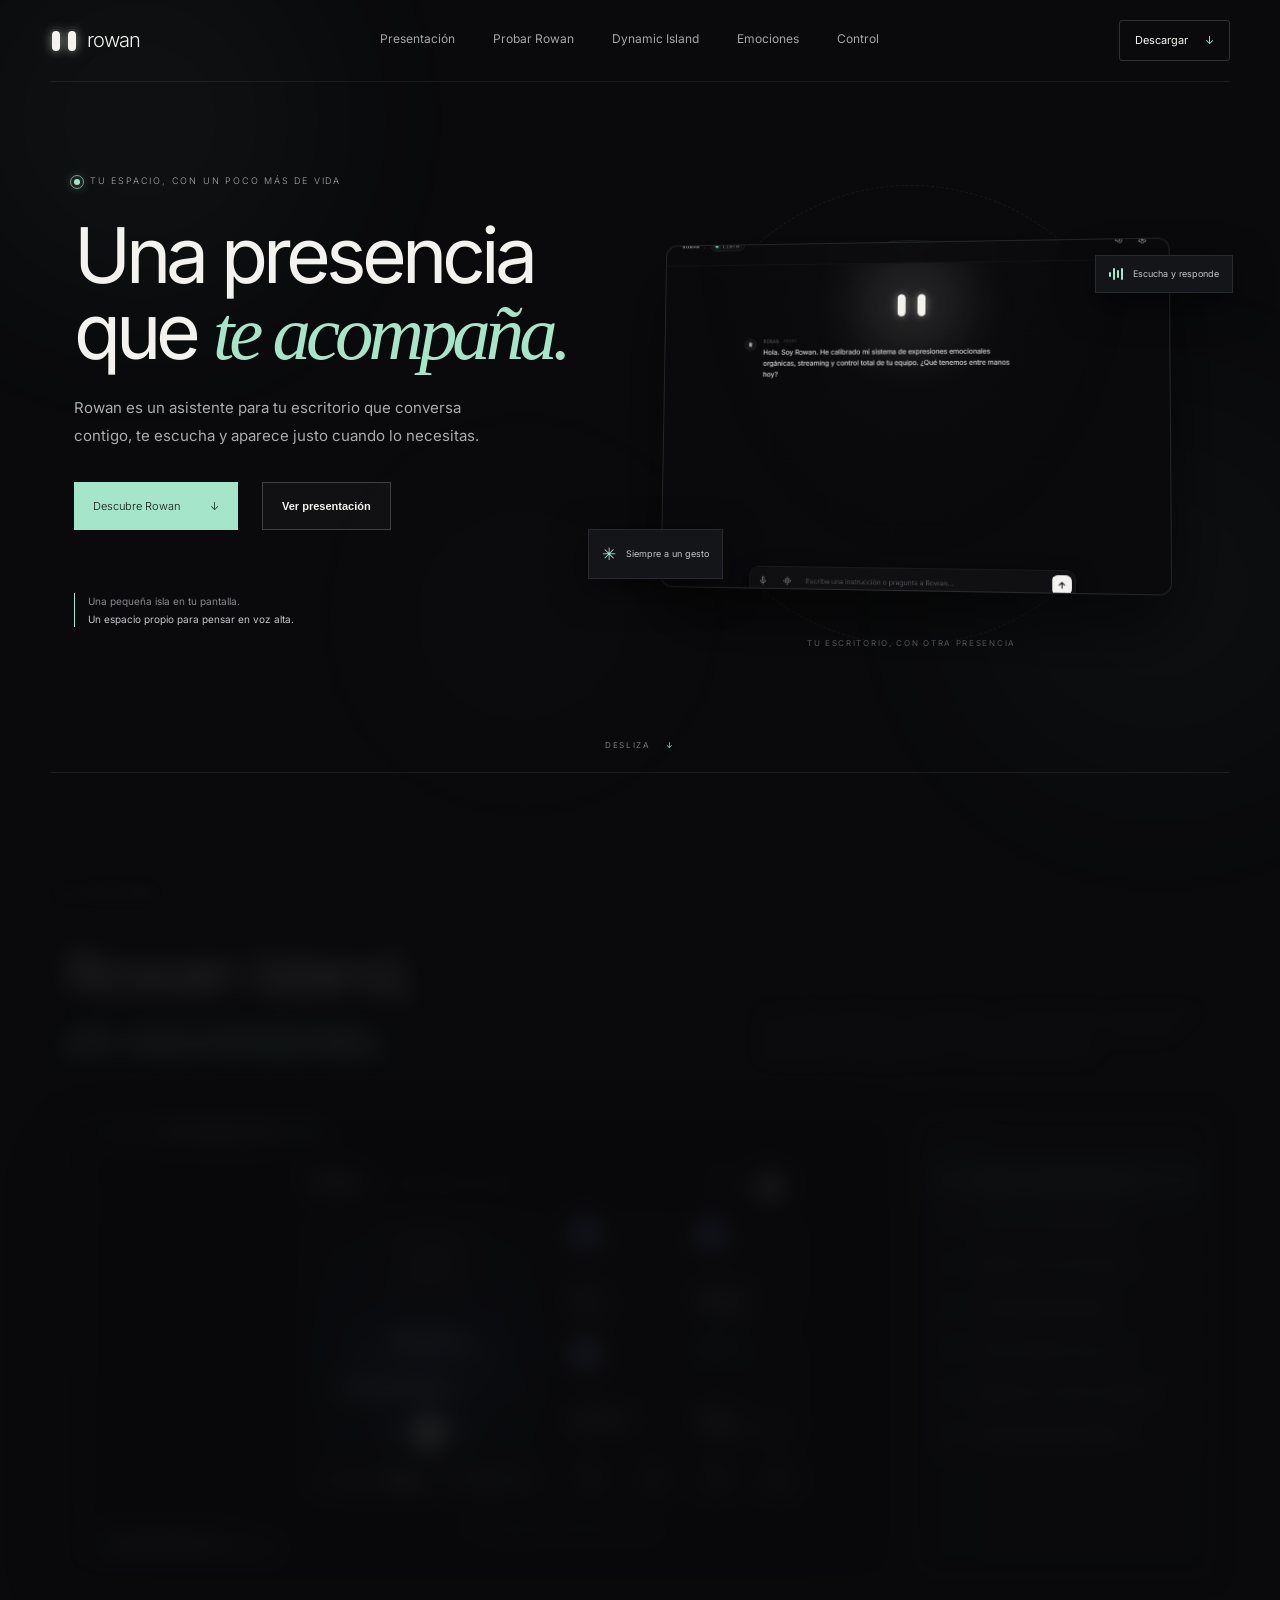
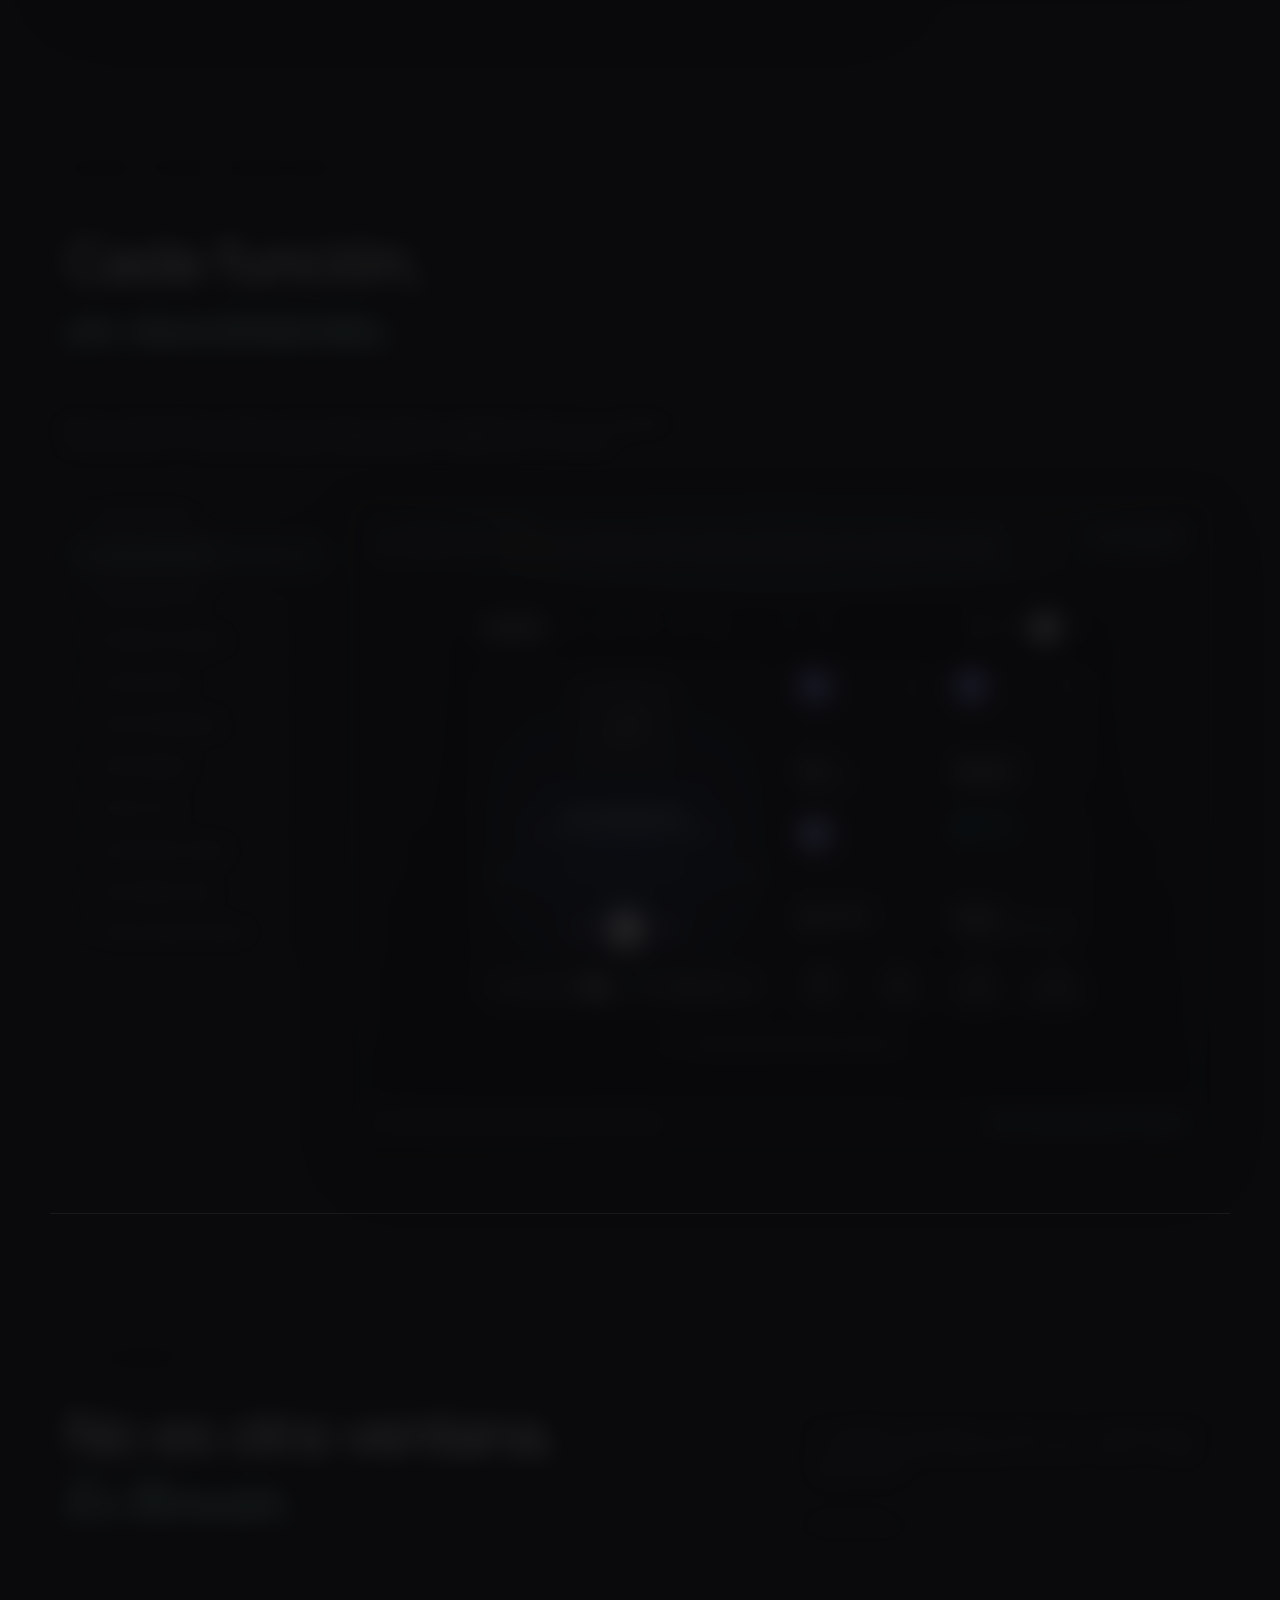
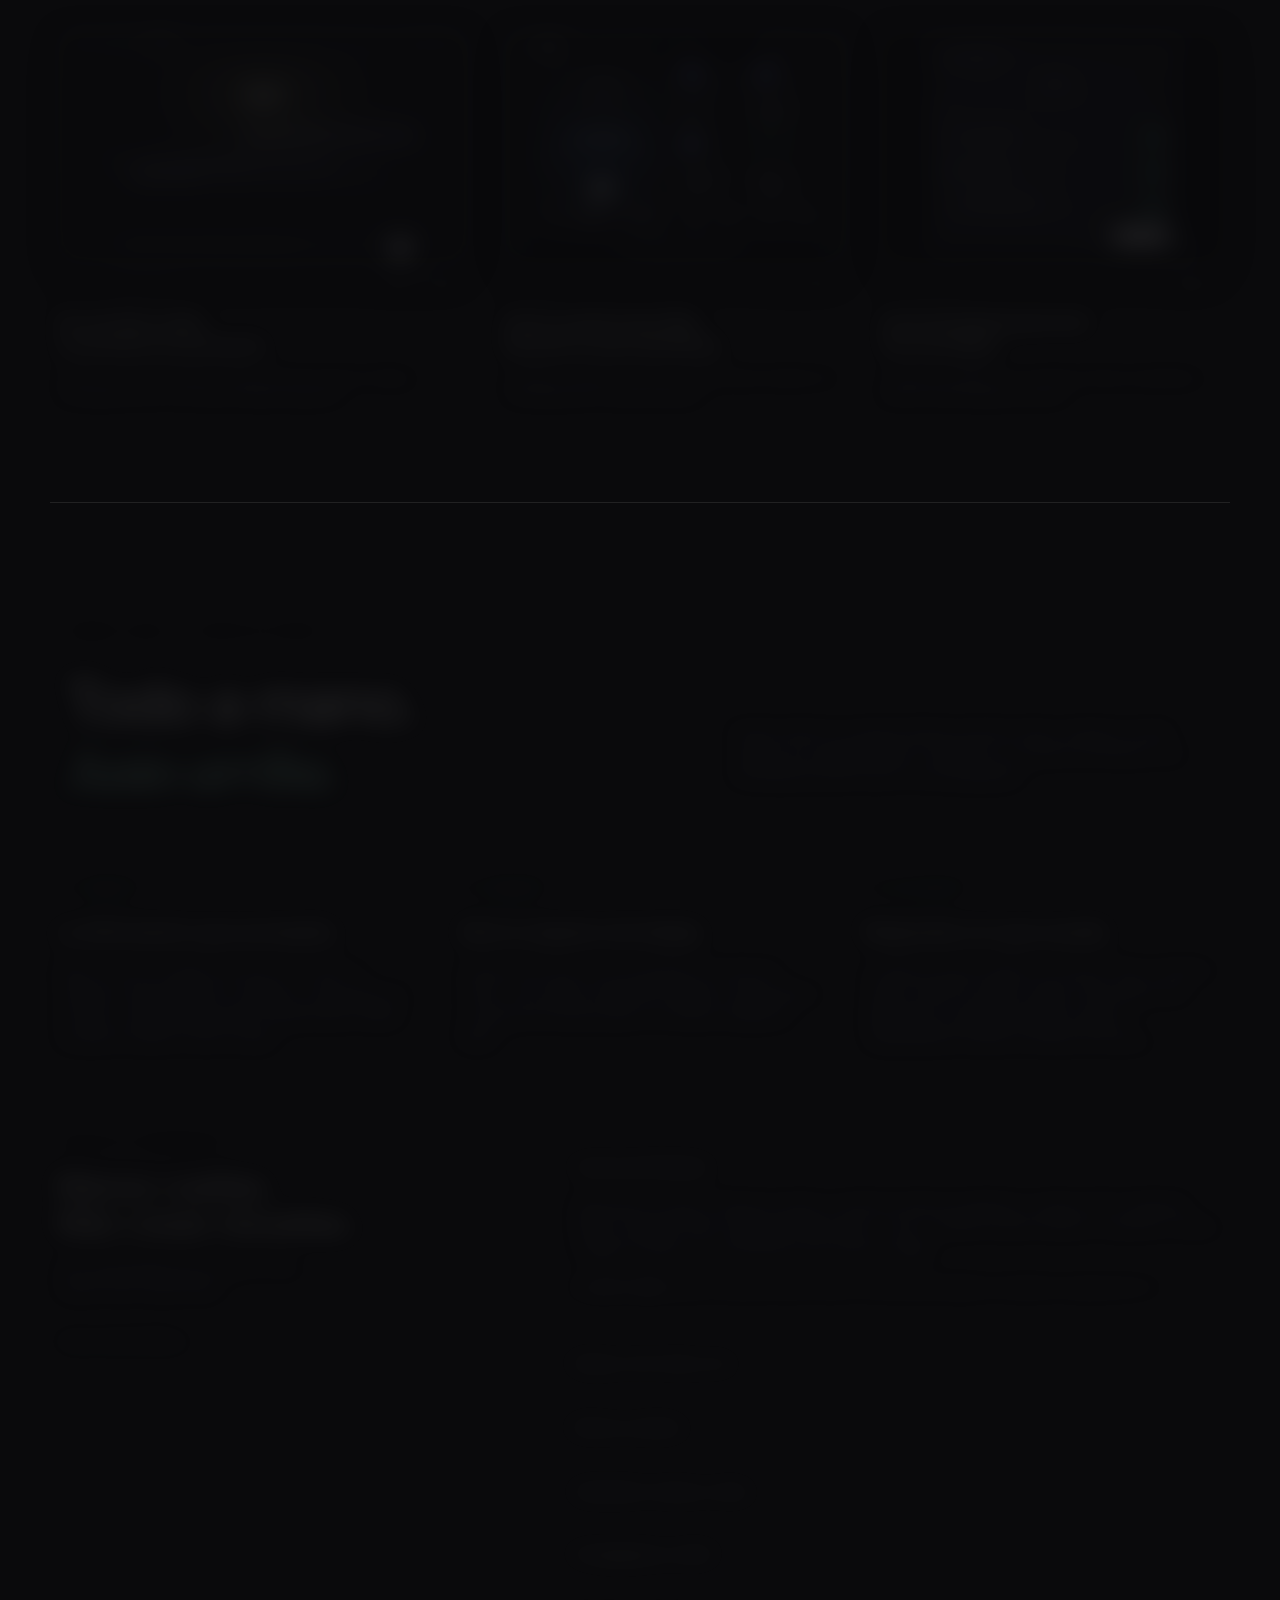
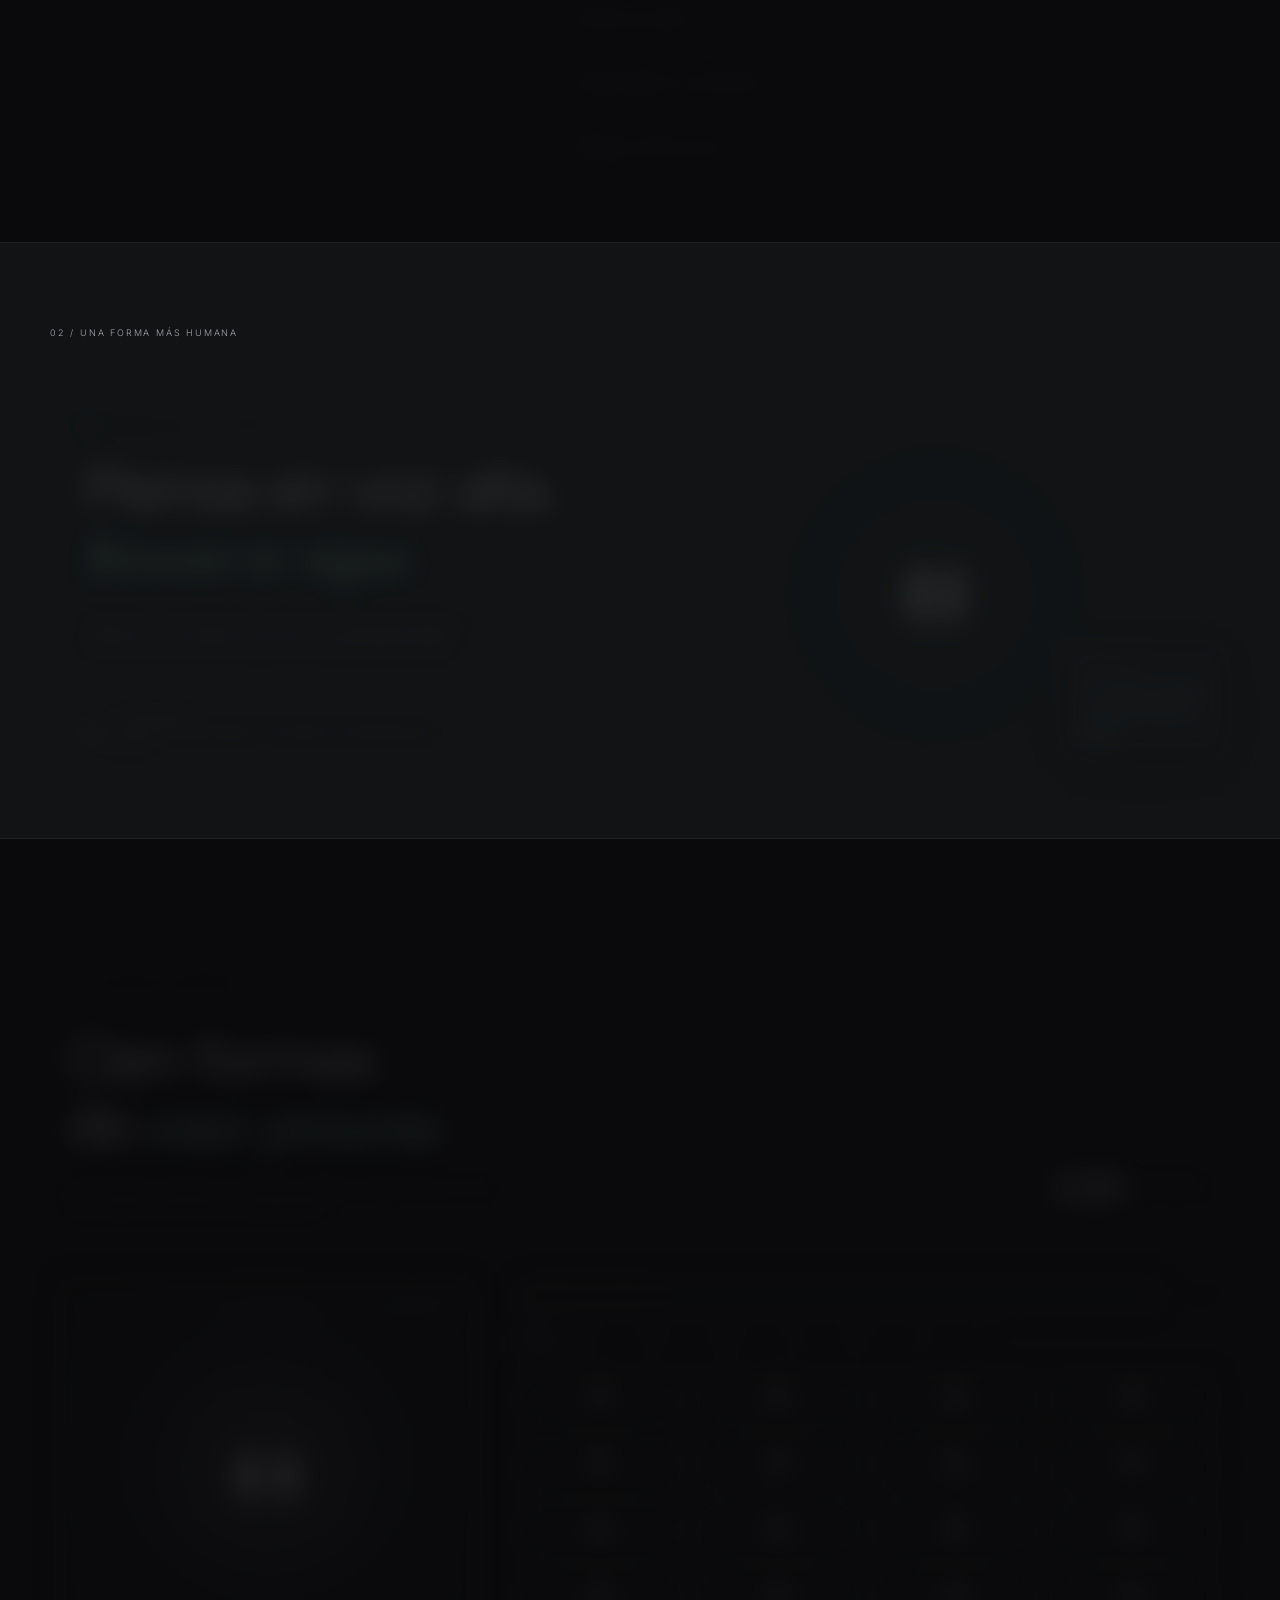
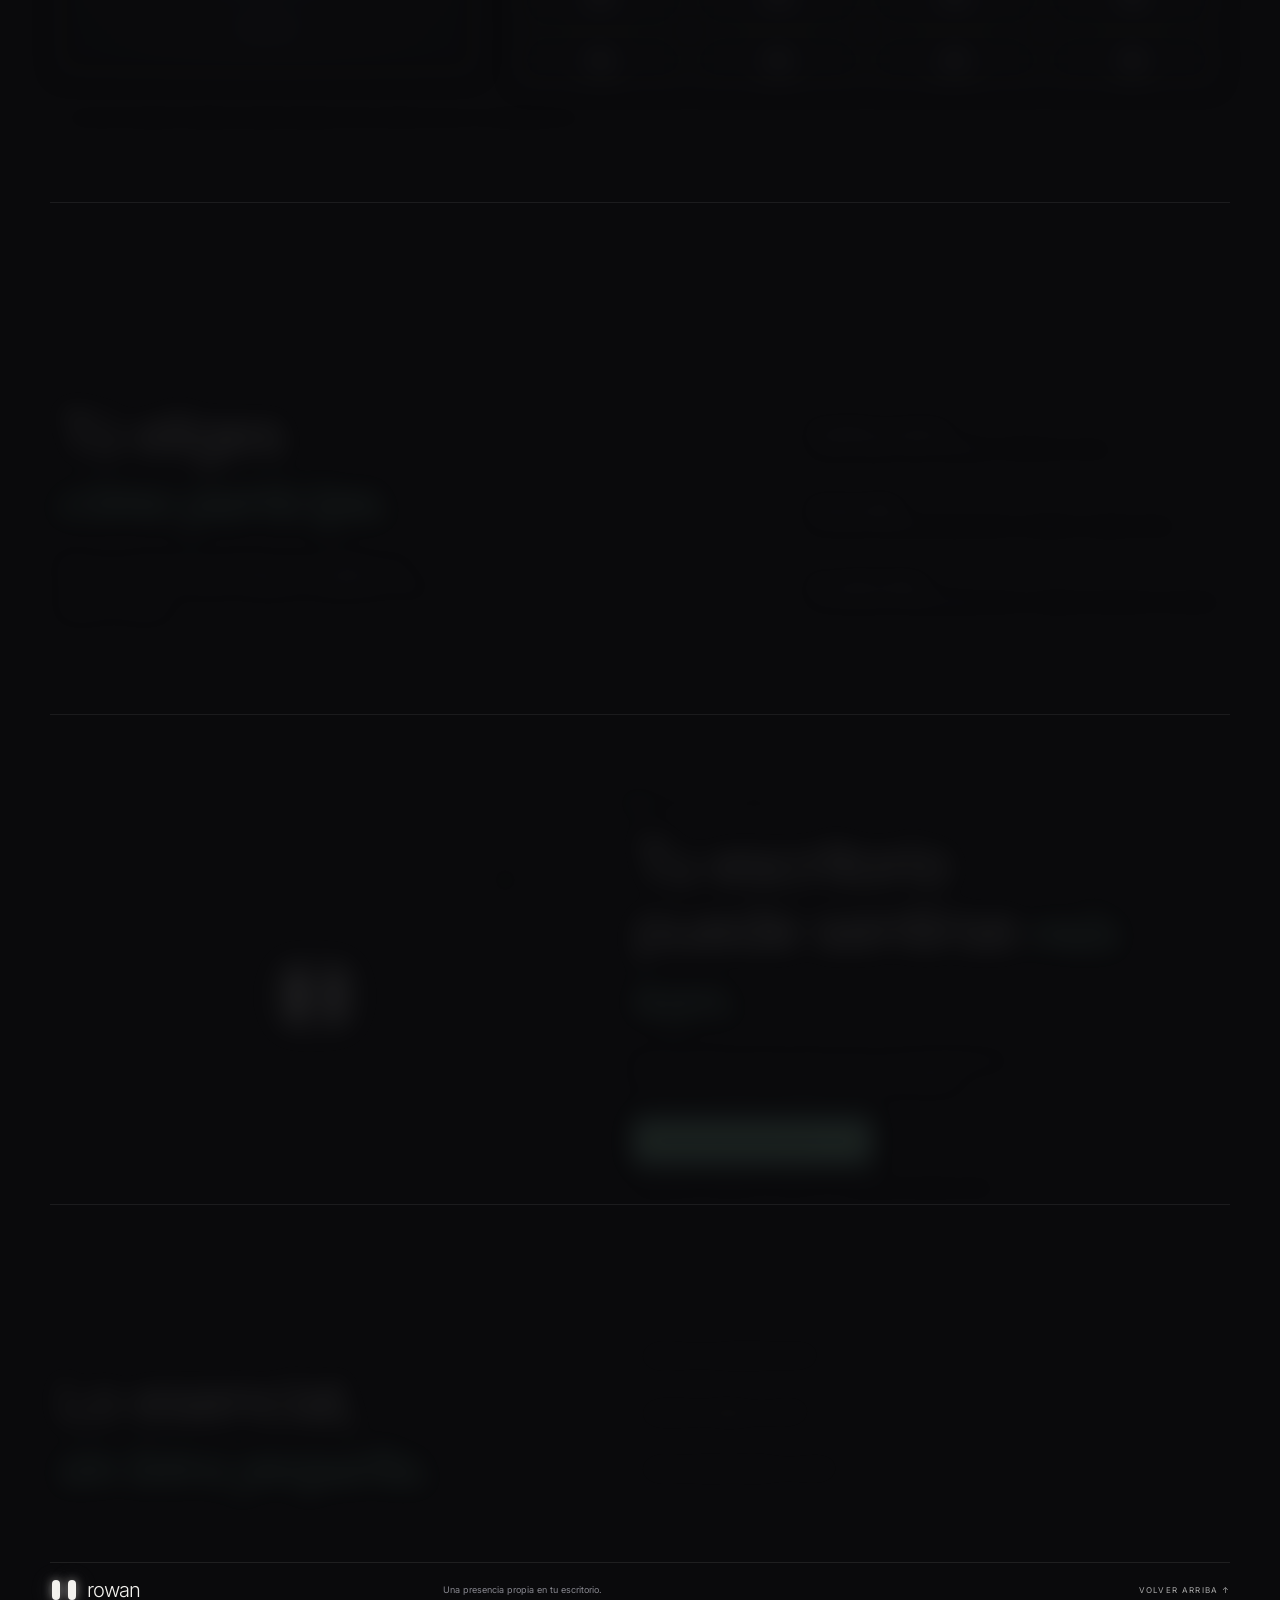
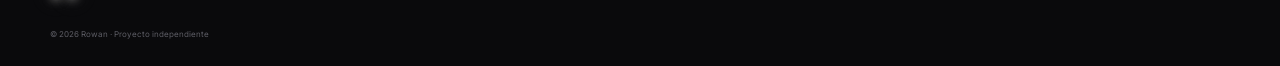
<file: index.html>
<!doctype html>
<html lang="es">
<head>
  <meta charset="utf-8">
  <meta name="viewport" content="width=device-width, initial-scale=1">
  <meta name="theme-color" content="#090a0b">
  <meta name="description" content="Rowan es un asistente de escritorio con voz, conversación y presencia propia. Vive a un clic, en tu pantalla.">
  <title>Rowan — Un asistente que está contigo</title>
  <link rel="icon" href="assets/app-icon.png">
  <link rel="stylesheet" href="styles.css">
  <link rel="stylesheet" href="demo.css">
  <link rel="stylesheet" href="showcase.css">
  <link rel="stylesheet" href="promo.css">
  <!-- Google tag (gtag.js) -->
  <script async src="https://www.googletagmanager.com/gtag/js?id=G-71D1NRCXZP"></script>
  <script>
    window.dataLayer = window.dataLayer || [];
    function gtag(){dataLayer.push(arguments);}
    gtag('js', new Date());
    gtag('config', 'G-71D1NRCXZP');
  </script>
</head>
<body>
  <div class="ambient-aura" aria-hidden="true"><span></span><span></span><span></span></div>

  <!-- Animación de bienvenida -->
  <div id="welcome-intro" class="welcome-intro" aria-label="Bienvenida a Rowan Island">
    <div class="welcome-inner">
      <div class="welcome-pill" aria-hidden="true"><i></i><i></i></div>
      <div class="welcome-kicker">WINDOWS 10 &amp; 11 · v1.0.13</div>
      <div class="welcome-title">Rowan Island</div>
      <p class="welcome-subtitle">Tu escritorio, <em>ahora cobra vida.</em></p>
      <div class="welcome-chips">
        <span>Notch en Windows</span>
        <span>9 pestañas en vivo</span>
        <span>100 emociones</span>
        <span>Modo Live IA</span>
      </div>
      <div class="welcome-progress"><i></i></div>
    </div>
  </div>

  <header class="nav wrap">
    <a class="brand" href="#inicio" aria-label="Rowan, inicio"><span class="brand-mark"><i></i><i></i></span><span>rowan</span></a>
    <nav aria-label="Navegación principal"><a href="#presentacion">Presentación</a><a href="#demo">Probar Rowan</a><a href="#island">Dynamic Island</a><a href="#emociones">Emociones</a><a href="#privacidad">Control</a></nav>
    <a class="nav-cta" href="#descarga">Descargar <span>↓</span></a>
  </header>

  <main>
    <section class="hero wrap" id="inicio">
      <div class="hero-copy">
        <div class="eyebrow"><span class="live-dot"></span> TU ESPACIO, CON UN POCO MÁS DE VIDA</div>
        <h1>Una presencia<br>que <em>te acompaña.</em></h1>
        <p class="lede">Rowan es un asistente para tu escritorio que conversa contigo, te escucha y aparece justo cuando lo necesitas.</p>
        <div class="hero-actions">
          <a class="button primary" href="#experiencia">Descubre Rowan <span>↓</span></a>
          <button type="button" class="button ghost-promo" data-jump-promo="0">Ver presentación</button>
        </div>
        <div class="hero-note"><span class="note-line"></span><span>Una pequeña isla en tu pantalla.<br><b>Un espacio propio para pensar en voz alta.</b></span></div>
      </div>
      <div class="stage" aria-label="Vista en movimiento de Rowan Island en el escritorio">
        <div class="stage-orbit orbit-a"></div><div class="stage-orbit orbit-b"></div>
        <div class="real-ui hero-real">
          <video id="hero-loop-video" src="assets/video/clip-02-notch-en-vivo.mp4" poster="renders/hero.png" autoplay muted loop playsinline preload="metadata" disablepictureinpicture controlslist="nodownload noplaybackrate"></video>
        </div>
        <div class="float-tag tag-voice"><span class="sound-bars"><i></i><i></i><i></i><i></i></span><span>Escucha y responde</span></div>
        <div class="float-tag tag-presence"><span class="presence-icon">✳</span><span>Siempre a un gesto</span></div>
        <div class="stage-caption">TU ESCRITORIO, CON OTRA PRESENCIA</div>
      </div>
      <a class="scroll-cue" href="#presentacion">DESLIZA <span>↓</span></a>
    </section>

    <section class="promo-section wrap" id="presentacion" aria-labelledby="promo-video-title">
      <div class="section-index">00 / EN ACCIÓN</div>
      <div class="promo-head">
        <h2 id="promo-video-title">Rowan Island,<br><em>en movimiento.</em></h2>
        <p>Un recorrido continuo por el asistente y el Dynamic Island sobre Windows: desde sus expresiones orgánicas hasta el control por voz, calendarios, herramientas y actualizaciones con verificación SHA-256.</p>
      </div>
      <div class="promo-layout">
        <div class="promo-player-shell" id="promo-player-shell">
          <video id="promo-main-video" autoplay muted loop playsinline preload="metadata" poster="assets/video/poster-promo.jpg" disablepictureinpicture controlslist="nodownload noplaybackrate">
            <source src="assets/video/rowan-promo-completa.mp4" type="video/mp4">
          </video>
          <div class="promo-ambient-controls">
            <button type="button" class="promo-ctrl-pill" id="promo-sound-btn" aria-pressed="false" title="Activar o silenciar sonido">Silenciado</button>
            <button type="button" class="promo-ctrl-pill" id="promo-play-btn" aria-pressed="true" title="Pausar o reanudar">Pausa</button>
          </div>
        </div>
        <aside class="promo-chapters" aria-label="Momentos del recorrido">
          <div class="promo-chapters-title">MOMENTOS</div>
          <button type="button" class="promo-chap-btn active" data-time="0"><span class="promo-chap-time">01</span><span class="promo-chap-name">Apertura · Rowan cobra vida</span></button>
          <button type="button" class="promo-chap-btn" data-time="4.7"><span class="promo-chap-time">02</span><span class="promo-chap-name">Ojos vivos y 100 emociones</span></button>
          <button type="button" class="promo-chap-btn" data-time="15.4"><span class="promo-chap-time">03</span><span class="promo-chap-name">El Notch vivo en el escritorio</span></button>
          <button type="button" class="promo-chap-btn" data-time="39.2"><span class="promo-chap-time">04</span><span class="promo-chap-name">Las 9 pestañas del Island</span></button>
          <button type="button" class="promo-chap-btn" data-time="119.2"><span class="promo-chap-time">05</span><span class="promo-chap-name">Chat IA y Modo Live por voz</span></button>
          <button type="button" class="promo-chap-btn" data-time="135.4"><span class="promo-chap-time">06</span><span class="promo-chap-name">Modelos, Voz, Control y Updates</span></button>
          <button type="button" class="promo-chap-btn" data-time="186.5"><span class="promo-chap-time">07</span><span class="promo-chap-name">Rowan Island para Windows</span></button>
        </aside>
      </div>
    </section>

<section class="playground wrap" id="demo" aria-labelledby="original-demo-title"><div class="section-index">FUNCIONES Y PESTAÑAS / INTERFACES REALES</div><h2 id="original-demo-title">Cada función,<br><em>en movimiento.</em></h2><p>Explora cada pestaña y módulo real de Rowan Island por separado. Haz clic en cualquier función para ver su interfaz animada automáticamente o deja activo el recorrido.</p><div class="fn-showcase" id="fn-showcase"><div class="fn-nav" id="fn-nav"></div><div class="fn-stage"><div class="fn-stage-head"><div><div class="fn-stage-kicker" id="fn-stage-kicker">01 / NOTCH INTELIGENTE</div><p class="fn-stage-desc" id="fn-stage-desc">La cápsula superior muta en tiempo real entre reloj, música, alertas del sistema y avatar de Rowan.</p></div><button type="button" class="fn-auto-badge on" id="fn-auto-btn"><span class="fn-auto-dot"></span><span>Tour automático</span></button></div><div class="fn-real-viewport"><iframe id="fn-frame-island" class="fn-real-frame active" src="interfaces/island/index.html?showcase=notch" title="Interfaz real de Dynamic Island"></iframe><iframe id="fn-frame-rowan" class="fn-real-frame" src="interfaces/rowan/index.html?showcase=rowan-app" title="Interfaz real de Rowan AI" loading="lazy"></iframe></div><div class="fn-foot-note"><span>Vista animada de los diseños reales en <code>interfaces/</code></span><a href="interfaces/index.html" target="_blank" rel="noopener">Abrir versión interactiva completa ↗</a></div></div></div></section>
    <section class="intro wrap" id="experiencia">
      <div class="section-index">01 / LA EXPERIENCIA</div>
      <div class="intro-grid"><h2>No es otra ventana.<br><em>Es Rowan.</em></h2><div><p>Un compañero de escritorio con rostro, voz y un lugar discreto en tu día. Abre el espacio grande para conversar; vuelve a tu trabajo cuando termines.</p><a class="under-link" href="#voz">Así se siente usarlo <span>↓</span></a></div></div>
      <div class="feature-rail">
        <article class="feature feature-wide"><a class="feature-art real-ui real-card" href="#presentacion" data-jump-promo="119.2" aria-label="Explorar Voz y Modo Live"><video class="clip-loop" src="assets/video/clip-04-voz-live.mp4" poster="renders/live.png?v=3" autoplay muted loop playsinline preload="metadata" disablepictureinpicture controlslist="nodownload noplaybackrate"></video></a><div class="feature-meta"><span>01 — VOZ Y CONVERSACIÓN</span><span>Habla a tu manera ↗</span></div><h3>De una idea suelta<br>a una buena conversación.</h3><p>Escribe o usa Live para hablar con Rowan de forma natural. Configura tu proveedor de IA y la voz opcional desde la aplicación.</p></article>
        <article class="feature"><a class="feature-art real-ui real-card" href="#presentacion" data-jump-promo="39.2" aria-label="Explorar Dynamic Island"><video class="clip-loop" src="assets/video/clip-03-island-panel.mp4" poster="renders/island.png?v=3" autoplay muted loop playsinline preload="metadata" disablepictureinpicture controlslist="nodownload noplaybackrate"></video></a><div class="feature-meta"><span>02 — ISLAND</span><span>En tu escritorio ↗</span></div><h3>Cerca cuando hace falta.<br>Discreto el resto del tiempo.</h3><p>Su espacio compacto convive con lo que ya haces. Desde el mini chat puedes abrir la ventana de Rowan.</p></article>
        <article class="feature"><a class="feature-art real-ui real-card" href="#presentacion" data-jump-promo="135.4" aria-label="Explorar Ajustes y Control"><video class="clip-loop" src="assets/video/clip-05-ajustes-control.mp4" poster="renders/settings.png?v=3" autoplay muted loop playsinline preload="metadata" disablepictureinpicture controlslist="nodownload noplaybackrate"></video></a><div class="feature-meta"><span>03 — TUS AJUSTES</span><span>Decides tú ↗</span></div><h3>Una herramienta personal.<br>Con tus límites.</h3><p>Configura proveedores, voz y permisos. Rowan comprueba los permisos antes de ejecutar acciones.</p></article>
      </div>
    </section>


    <section class="island-guide wrap" id="island" aria-labelledby="island-title">
      <div class="section-index">DYNAMIC ISLAND / TU CENTRO DE CONTROL</div>
      <div class="island-guide-heading"><h2 id="island-title">Todo a mano.<br><em>Justo arriba.</em></h2><p>Dynamic Island es la cápsula flotante de Rowan Island, situada en la parte superior de tu pantalla. Reúne tu asistente, los controles de Windows y las herramientas del día a día en una sola aplicación.</p></div>
      <div class="island-states">
        <article><span class="island-number">01 / COMPACTO</span><h3>La información que acompaña.</h3><p>Rowan, la hora y la batería conviven en el notch. Al reproducir música aparecen la carátula y la información de la canción, mientras Rowan baila. El temporizador también se puede consultar sin abrir el panel.</p></article>
        <article><span class="island-number">02 / EXPANDIDO</span><h3>Abre tu espacio de trabajo.</h3><p>Accede al mini chat, a tus herramientas y al centro de control. Usa el botón de fijar para mantener el panel abierto y la flecha del chat para pasar a la ventana completa de Rowan.</p></article>
        <article><span class="island-number">03 / EN CONTEXTO</span><h3>Responde a lo que sucede.</h3><p>La cápsula muestra cambios de volumen, brillo, micrófono, carga y eventos de copiar y pegar. Cede espacio ante aplicaciones en pantalla completa y ajusta su comportamiento durante el arrastre de archivos.</p></article>
      </div>
      <div class="island-toolbox"><div class="island-toolbox-intro"><span class="eyebrow">EXPLORA SUS HERRAMIENTAS</span><h3>Menos vueltas.<br>Más cosas resueltas.</h3><p>Abre cada apartado para conocer lo que puedes hacer desde Island.</p><a class="under-link" href="#emociones">Conoce el rostro de Rowan ↓</a></div>
      <div class="island-tools">
        <details open><summary>Control de Windows</summary><p>Ajusta brillo y volumen, silencia el sonido y controla el audio por aplicación. Accede a Wi-Fi, Bluetooth, batería y salida de audio; cambia entre tema claro y oscuro. También puedes bloquear, suspender, reiniciar o apagar el equipo, con confirmación para reiniciar y apagar.</p><p><strong>Un gesto rápido:</strong> gira la rueda del ratón sobre el notch para cambiar el volumen en pasos de 5 %.</p></details>
        <details><summary>Rowan, mini chat y Live</summary><p>Escribe, dicta mensajes o activa Live para conversar por voz. La conversación puede continuar con el panel cerrado: el rostro del notch refleja cuando Rowan escucha, piensa y habla. Desde el mini chat puedes abrir su ventana completa.</p></details>
        <details><summary>Música y alertas</summary><p>Consulta la canción que Windows está reproduciendo, su carátula y las letras cuando estén disponibles. Rowan acompaña la reproducción con sus animaciones. La cápsula también muestra avisos de volumen, brillo, micrófono, batería y temporizador.</p></details>
        <details><summary>Calendario, tareas y notas</summary><p>Navega por el calendario mensual y consulta la agenda de cada día. Crea tareas con fecha opcional, márcalas como completadas y añade notas a una fecha. Para ideas sueltas, usa el bloc de texto con guardado automático.</p></details>
        <details><summary>Portapapeles y Shelf</summary><p>Recupera textos, enlaces, fragmentos de código y archivos copiados. Busca en el historial, filtra, fija elementos importantes y vuelve a copiarlos con un clic. Shelf es una bandeja temporal: arrastra archivos o carpetas para tenerlos a mano. También puedes añadir accesos rápidos en Home.</p></details>
        <details><summary>Clima por ciudad</summary><p>Consulta temperatura, sensación térmica, humedad, viento, índice UV, precipitación y presión. Cambia de ciudad desde el panel para ver las condiciones del lugar que te interesa.</p></details>
        <details><summary>Temporizador y cronómetro</summary><p>Configura una cuenta atrás, elige un tiempo predefinido, pausa o reinicia. Recibe una alerta al terminar y consulta el tiempo desde el notch. El cronómetro incluye registro de vueltas.</p></details>
        <details><summary>Capturas, OCR y color</summary><p>Toma una captura de pantalla, extrae texto con OCR o recoge el código hexadecimal de un color con el cuentagotas. Accede también a los modos de Luz Nocturna, No Molestar y rendimiento.</p></details>
      </div></div>
    </section>

    <section class="voice-section" id="voz"><div class="wrap voice-layout"><div class="section-index">02 / UNA FORMA MÁS HUMANA</div><div class="voice-copy"><div class="eyebrow"><span class="live-dot"></span> CONVERSACIÓN, A TU RITMO</div><h2>Piensa en voz alta.<br><em>Rowan te sigue.</em></h2><p>Empieza con una pregunta, una tarea o una idea que todavía no tiene forma. Usa el chat o activa Live cuando prefieras hablar.</p><div class="voice-detail"><span class="detail-symbol">◖</span><span><b>Tu voz es opcional.</b><br>La síntesis de voz se configura con Fish Audio; el chat puede usarse por separado.</span></div></div><div class="voice-visual"><div class="voice-halo"></div><div class="voice-orbit"></div><span class="tiny-mark voice-center"><i></i><i></i></span><div class="transcript"><span class="transcript-label">ROWAN · LIVE</span><span>“Te escucho. Cuéntame<br>por dónde empezamos.”</span><span class="transcript-wave"><i></i><i></i><i></i><i></i><i></i><i></i><i></i><i></i><i></i></span></div></div></div></section>

    <section class="emotion-section wrap" id="emociones"><div class="section-index">03 / UN ROSTRO CON MATICES</div><div class="emotion-intro"><div><h2>Cien formas<br>de <em>estar presente.</em></h2><p>Rowan expresa lo que pasa con dos ojos y pequeños cambios de forma, ritmo y brillo. Explora las 100 emociones programadas.</p></div><div class="emotion-count"><strong>100</strong><span>EXPRESIONES<br>PROGRAMADAS</span></div></div><div class="emotion-showcase"><div class="emotion-stage" id="emotion-stage"><span class="stage-glow"></span><div id="rowan-emotion-face" class="rowan-emotion-face"></div><video id="emo-stage-clip" class="emo-stage-clip" src="assets/video/clip-01-emociones.mp4" muted loop playsinline preload="metadata" disablepictureinpicture controlslist="nodownload noplaybackrate"></video><button type="button" class="emo-stage-toggle" id="emo-stage-toggle" aria-pressed="false">En escritorio</button><span class="emotion-current" id="emotion-current">curious</span><span class="emotion-hint">ELIGE UNA EXPRESIÓN</span></div><div class="emotion-browser"><div class="emotion-tools"><label class="emotion-search"><span>⌕</span><input id="emotion-search" type="search" placeholder="Buscar una emoción" aria-label="Buscar una emoción"></label><span class="emotion-result" id="emotion-result">100 de 100</span></div><div class="emotion-filters" id="emotion-filters" aria-label="Filtrar emociones"></div><div class="emotion-grid" id="emotion-grid" aria-live="polite"></div></div></div><p class="emotion-footnote">Cada nombre corresponde al catálogo de expresiones integrado en Rowan. Selecciona uno para ver una interpretación visual.</p></section>

    <section class="control wrap" id="privacidad"><div class="section-index">04 / CONTROL CLARO</div><div class="control-grid"><div><h2>Tú eliges<br><em>cómo participa.</em></h2><p>Rowan se conecta a los proveedores que configures. Las claves personales no vienen incluidas en la aplicación: tú las añades en Ajustes.</p></div><div class="control-list"><div><span>01</span><p><b>Proveedores a tu elección</b><br>Configura Google AI Studio, OpenRouter o NVIDIA para conversar.</p></div><div><span>02</span><p><b>Permisos visibles</b><br>Activa solo los accesos que quieras permitir y cámbialos en cualquier momento.</p></div><div><span>03</span><p><b>Voz cuando tú quieras</b><br>Fish Audio aporta la síntesis hablada opcional; no sustituye al proveedor de conversación.</p></div></div></div></section>

    <section class="closing wrap" id="descarga"><div class="closing-art"><span class="closing-orbit"></span><span class="tiny-mark closing-mark"><i></i><i></i></span><span class="closing-star">✳</span></div><div class="closing-copy"><div class="eyebrow"><span class="live-dot"></span> ROWAN PARA WINDOWS</div><h2>Tu escritorio<br>puede sentirse <em>más tuyo.</em></h2><p>Rowan e Island funcionan juntos como una sola aplicación de escritorio. Descarga el instalador oficial para Windows.</p><div class="hero-actions" style="margin-top:22px"><a class="button primary" style="margin-top:0" href="https://github.com/62671534m-ctrl/rowan-island-releases/releases/latest/download/Rowan-Island-Setup-1.0.13.exe" download>Descargar Setup (Windows x64) <span>↓</span></a></div><span class="release-note">Instalador oficial · Windows x64 · Versión 1.0.13 · Actualizaciones automáticas incluidas</span></div></section>
    <section class="faq wrap" id="preguntas"><div class="section-index">04 / RESPUESTAS DIRECTAS</div><h2>Lo esencial,<br><em>sin letra pequeña.</em></h2><div class="faq-items"><details><summary>¿Rowan es una aplicación web?</summary><p>Rowan es una aplicación de escritorio para Windows que integra Rowan e Island. Esta página presenta el producto.</p></details><details><summary>¿Necesito configurar una API?</summary><p>Sí, debes añadir una clave de un proveedor de conversación compatible desde Ajustes. Las claves personales no vienen incluidas en el instalador.</p></details><details><summary>¿Rowan siempre habla en voz alta?</summary><p>No. La voz es opcional y se configura por separado con Fish Audio. También puedes conversar por texto.</p></details></div></section>
  </main>
  <footer class="footer wrap"><a class="brand" href="#inicio"><span class="brand-mark"><i></i><i></i></span><span>rowan</span></a><span>Una presencia propia en tu escritorio.</span><a href="#inicio">VOLVER ARRIBA ↑</a><small>© 2026 Rowan · Proyecto independiente</small></footer>
  <link rel="stylesheet" href="rowan-face.css"><script src="rowan-face.js"></script><script src="emotions-data.js"></script>
<link rel="stylesheet" href="demo-animations.css"><script src="demo-animations.js"></script><script src="promo.js"></script>
<script>
  document.addEventListener('click', (e) => {
    if (typeof window.gtag !== 'function') return;
    const dl = e.target.closest('a[download]');
    if (dl) {
      window.gtag('event', 'download_installer', {
        file_name: (dl.getAttribute('href') || '').split('/').pop() || 'Rowan-Island-Setup.exe',
        link_url: dl.href
      });
      return;
    }
    const rel = e.target.closest('a[href*="github.com/62671534m-ctrl/rowan-island-releases/releases"]');
    if (rel) {
      window.gtag('event', 'click_github_releases', { link_url: rel.href });
      return;
    }
    const btn = e.target.closest('button, a');
    if (btn && /presentaci[oó]n/i.test(btn.textContent || '')) {
      window.gtag('event', 'view_presentation');
    }
  });
</script>
</body>
</html>
</file>
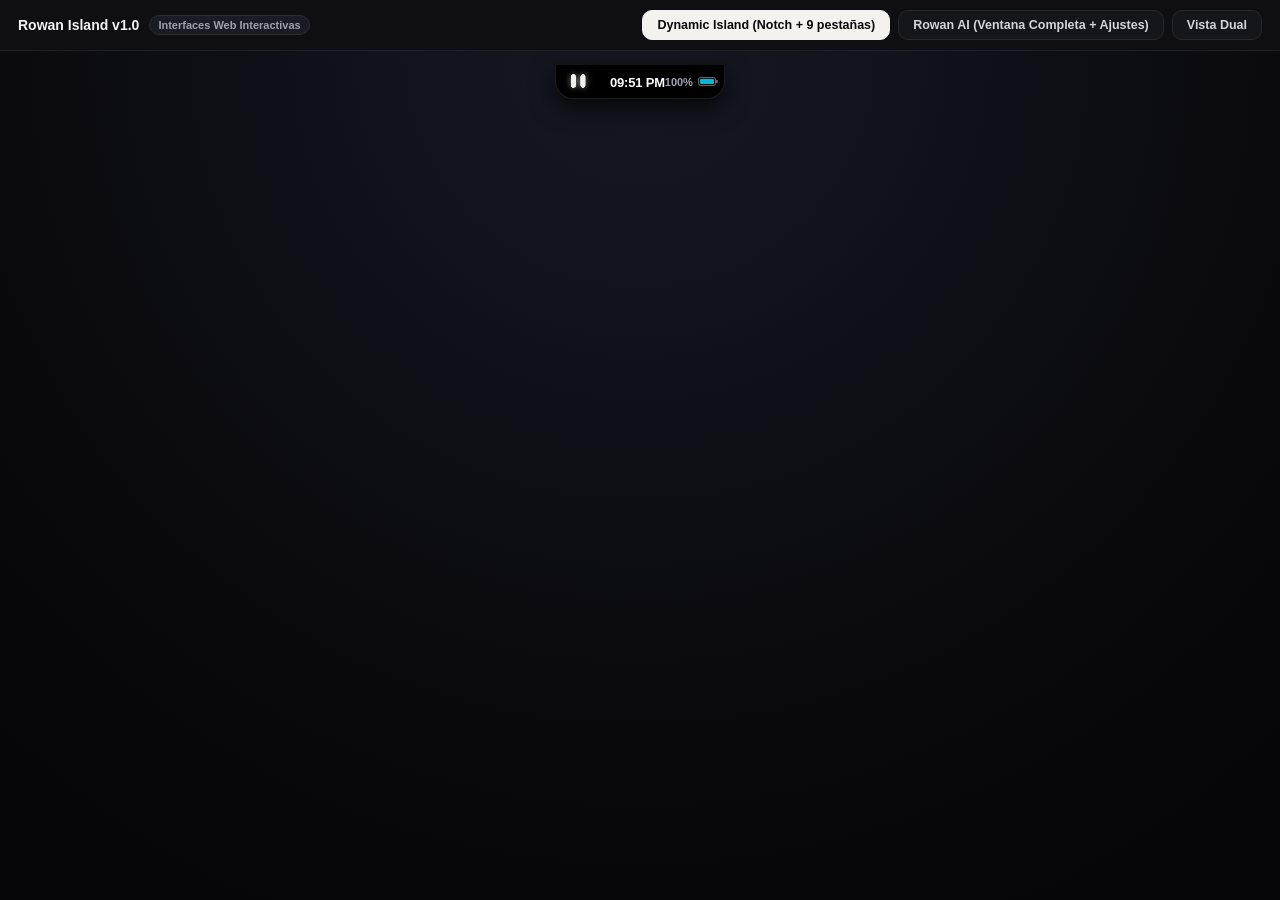
<file: interfaces/index.html>
<!DOCTYPE html>
<html lang="es">
<head>
  <meta charset="UTF-8" />
  <meta name="viewport" content="width=device-width, initial-scale=1.0" />
  <title>Rowan Island — Previews Interactivos Web</title>
  <style>
    * { box-sizing: border-box; }
    html, body {
      margin: 0;
      height: 100%;
      font-family: 'Inter', -apple-system, BlinkMacSystemFont, 'Segoe UI', Roboto, sans-serif;
      background: #07070a;
      color: #f4f4f5;
      display: flex;
      flex-direction: column;
    }
    .bar {
      display: flex;
      align-items: center;
      justify-content: space-between;
      gap: 12px;
      padding: 10px 18px;
      background: #0e0e13;
      border-bottom: 1px solid #20202a;
      flex-wrap: wrap;
    }
    .brand {
      display: flex;
      align-items: center;
      gap: 10px;
      font-weight: 700;
      font-size: 14px;
    }
    .badge {
      font-size: 11px;
      padding: 3px 8px;
      border-radius: 9999px;
      background: #1b1b24;
      color: #a1a1aa;
      border: 1px solid #2b2b38;
    }
    .tabs {
      display: flex;
      gap: 8px;
    }
    .tab-btn {
      padding: 7px 14px;
      border-radius: 10px;
      border: 1px solid #282834;
      background: #15151c;
      color: #d4d4d8;
      font-size: 12.5px;
      font-weight: 600;
      cursor: pointer;
      transition: all 0.15s ease;
    }
    .tab-btn:hover { background: #1e1e28; }
    .tab-btn.active {
      background: #f3f2ee;
      color: #09090b;
      border-color: #f3f2ee;
    }
    .stage {
      flex: 1;
      display: flex;
      min-height: 0;
    }
    .pane {
      flex: 1;
      border: none;
      width: 100%;
      height: 100%;
      display: none;
      background: #07070a;
    }
    .pane.visible {
      display: block;
    }
    .stage.dual .pane {
      display: block;
      width: 50%;
    }
    .stage.dual .pane:first-child {
      border-right: 1px solid #20202a;
    }
  </style>
</head>
<body>
  <header class="bar">
    <div class="brand">
      <span>Rowan Island v1.0</span>
      <span class="badge">Interfaces Web Interactivas</span>
    </div>
    <div class="tabs">
      <button class="tab-btn active" data-mode="island">Dynamic Island (Notch + 9 pestañas)</button>
      <button class="tab-btn" data-mode="rowan">Rowan AI (Ventana Completa + Ajustes)</button>
      <button class="tab-btn" data-mode="dual">Vista Dual</button>
    </div>
  </header>

  <main class="stage" id="stage">
    <iframe class="pane visible" id="frame-island" src="island/index.html" title="Dynamic Island"></iframe>
    <iframe class="pane" id="frame-rowan" src="rowan/index.html" title="Rowan AI"></iframe>
  </main>

  <script>
    const stage = document.getElementById('stage');
    const fIsland = document.getElementById('frame-island');
    const fRowan = document.getElementById('frame-rowan');
    const btns = document.querySelectorAll('.tab-btn');

    function setMode(mode) {
      btns.forEach(b => b.classList.toggle('active', b.dataset.mode === mode));
      stage.classList.toggle('dual', mode === 'dual');
      fIsland.classList.toggle('visible', mode === 'island' || mode === 'dual');
      fRowan.classList.toggle('visible', mode === 'rowan' || mode === 'dual');
    }

    btns.forEach(b => b.addEventListener('click', () => setMode(b.dataset.mode)));
    window.addEventListener('message', (e) => {
      if (e.data && e.data.type === 'open-rowan-full') {
        setMode('rowan');
      }
    });
  </script>
</body>
</html>
</file>
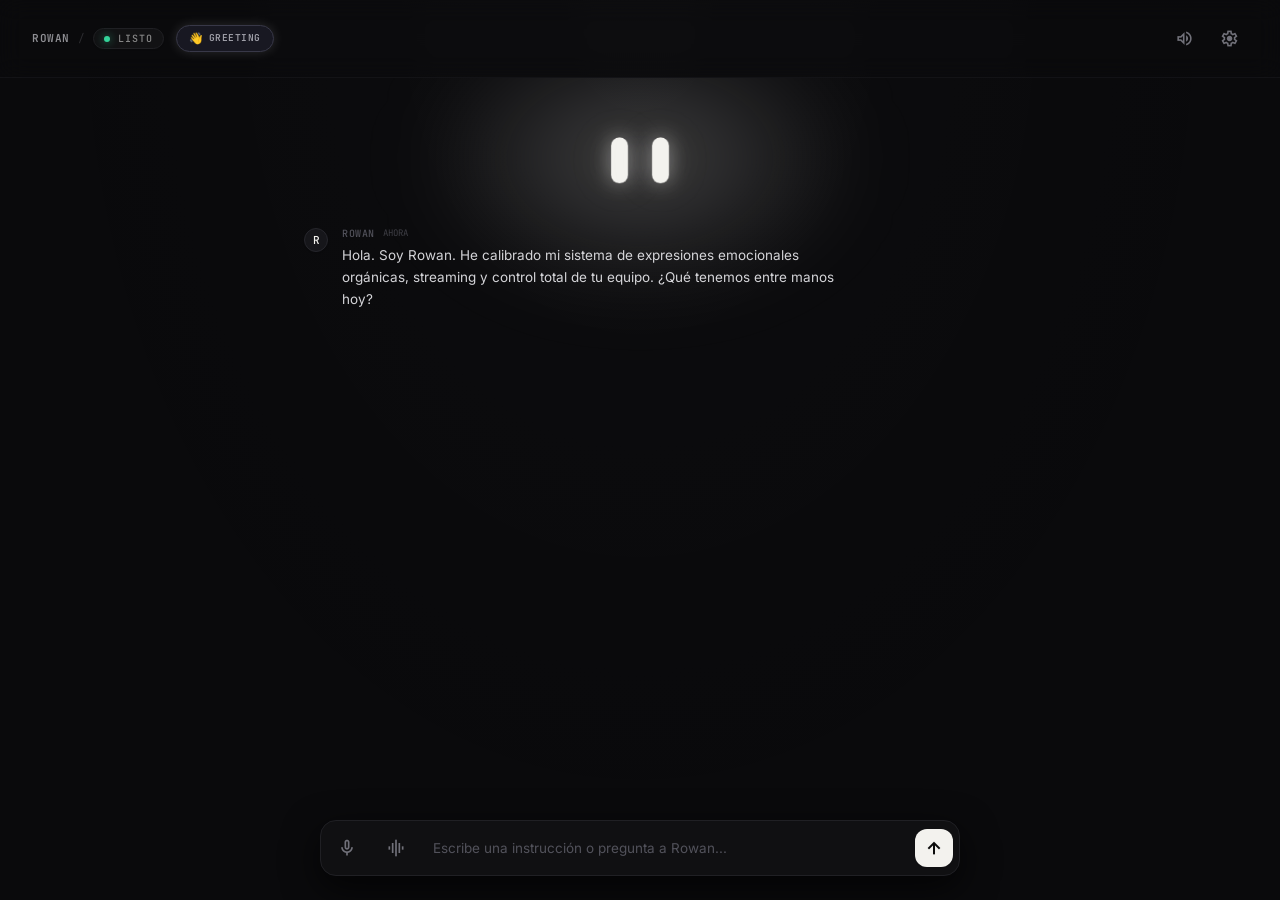
<file: interfaces/rowan/index.html>
<!DOCTYPE html>

<html class="dark" lang="es"><head>
<meta charset="utf-8"/>
<meta content="width=device-width, initial-scale=1.0" name="viewport"/>
<title>Rowan AI</title>
<link rel="stylesheet" href="surfaces.css"/>
<script src="web-mock-rowan.js"></script>
<script src="surfaces.js"></script>
<link rel="stylesheet" href="product.css"/><script src="product.js"></script>
<!-- Tailwind CSS CDN -->
<script src="tailwind.js"></script>
<!-- Google Fonts: Inter & JetBrains Mono -->



<!-- Material Symbols Outlined -->

<script>
    tailwind.config = {
      darkMode: 'class',
      theme: {
        extend: {
          fontFamily: {
            sans: ['Inter', 'sans-serif'],
            mono: ['JetBrains Mono', 'monospace'],
          },
          colors: {
            carbon: {
              950: '#060606',
              900: '#0a0a0c',
              850: '#101012',
              800: '#141416',
              750: '#1a1a1e',
              700: '#222226',
              600: '#2e2e34',
            },
            ivory: '#F3F2EE',
          }
        }
      }
    }
  </script>
<style>
    /* Bulletproof Fallback CSS (Protects against any CDN or layout delays) */
    .hidden {
      display: none !important;
    }
    [hidden]:not(.live-discrete-anim) {
      display: none !important;
    }

    #emotions-popover.hidden {
      display: none !important;
    }

    #emotions-popover {
      position: absolute;
      right: 0;
      top: 100%;
      margin-top: 10px;
      width: 440px;
      max-width: 90vw;
      background-color: rgba(17, 17, 21, 0.98);
      border: 1px solid #26262e;
      border-radius: 16px;
      padding: 14px;
      box-shadow: 0 20px 60px rgba(0, 0, 0, 0.95);
      z-index: 50;
      display: flex;
      flex-direction: column;
      gap: 12px;
      backdrop-filter: blur(24px);
    }

    /* Modern button and input normalization */
    button {
      font-family: inherit;
    }

    body {
      font-family: 'Inter', sans-serif;
      background-color: #0a0a0c;
      color: #e5e5e5;
      margin: 0;
      padding: 0;
      overflow: hidden;
      user-select: none;
    }
    .mono {
      font-family: 'JetBrains Mono', monospace;
    }
    ::-webkit-scrollbar {
      width: 4px;
    }
    ::-webkit-scrollbar-track {
      background: transparent;
    }
    ::-webkit-scrollbar-thumb {
      background: #202024;
      border-radius: 4px;
    }
    ::-webkit-scrollbar-thumb:hover {
      background: #323238;
    }

    /* Ambient Background Aura & Breathing Glow */
    @keyframes auraBreathing {
      0%, 100% {
        transform: translate(-50%, -50%) scale(1);
        opacity: 0.85;
      }
      50% {
        transform: translate(-50%, -50%) scale(1.08);
        opacity: 1;
      }
    }

    .ambient-glow {
      position: absolute;
      top: 50%;
      left: 50%;
      transform: translate(-50%, -50%);
      width: 420px;
      height: 250px;
      background: radial-gradient(ellipse at center, rgba(243, 242, 238, 0.05) 0%, rgba(243, 242, 238, 0.012) 50%, transparent 75%);
      filter: blur(44px);
      pointer-events: none;
      animation: auraBreathing 5.4s ease-in-out infinite;
      transition: background 0.65s cubic-bezier(0.16, 1, 0.3, 1), 
                  transform 0.65s cubic-bezier(0.16, 1, 0.3, 1), 
                  filter 0.65s ease,
                  opacity 0.65s ease;
      will-change: transform, opacity, background;
    }
    .ambient-glow.listening {
      background: radial-gradient(ellipse at center, rgba(244, 63, 94, 0.12) 0%, rgba(244, 63, 94, 0.03) 50%, transparent 80%);
      transform: translate(-50%, -50%) scale(1.22);
      filter: blur(50px);
      animation-duration: 2.2s;
    }
    .ambient-glow.thinking {
      background: radial-gradient(ellipse at center, rgba(251, 191, 36, 0.11) 0%, rgba(251, 191, 36, 0.025) 55%, transparent 80%);
      transform: translate(-50%, -50%) scale(1.15);
      filter: blur(46px);
      animation-duration: 3s;
    }
    .ambient-glow.speaking {
      background: radial-gradient(ellipse at center, rgba(243, 242, 238, 0.11) 0%, rgba(243, 242, 238, 0.035) 50%, transparent 75%);
      transform: translate(-50%, -50%) scale(1.28);
      filter: blur(52px);
      animation-duration: 1.8s;
    }
    .ambient-glow.live-active {
      background: radial-gradient(ellipse at center, rgba(16, 185, 129, 0.12) 0%, rgba(16, 185, 129, 0.03) 50%, transparent 75%);
      transform: translate(-50%, -50%) scale(1.3);
      filter: blur(52px);
    }

    /* Emotional Auras */
    .ambient-glow.aura-greeting {
      background: radial-gradient(ellipse at center, rgba(243, 242, 238, 0.16) 0%, rgba(147, 197, 253, 0.08) 50%, transparent 75%);
      transform: translate(-50%, -50%) scale(1.32);
      filter: blur(50px);
    }
    .ambient-glow.aura-happy {
      background: radial-gradient(ellipse at center, rgba(254, 240, 138, 0.13) 0%, rgba(243, 242, 238, 0.05) 50%, transparent 78%);
      transform: translate(-50%, -50%) scale(1.28);
      filter: blur(48px);
    }
    .ambient-glow.aura-groove {
      background: radial-gradient(ellipse at center, rgba(168, 85, 247, 0.14) 0%, rgba(236, 72, 153, 0.08) 50%, transparent 80%);
      transform: translate(-50%, -50%) scale(1.4);
      filter: blur(54px);
    }
    .ambient-glow.aura-eureka {
      background: radial-gradient(ellipse at center, rgba(255, 255, 255, 0.22) 0%, rgba(243, 242, 238, 0.08) 50%, transparent 75%);
      transform: translate(-50%, -50%) scale(1.45);
      filter: blur(55px);
    }
    .ambient-glow.aura-confused {
      background: radial-gradient(ellipse at center, rgba(147, 197, 253, 0.11) 0%, rgba(203, 213, 225, 0.04) 50%, transparent 75%);
      transform: translate(-50%, -50%) scale(1.15);
      filter: blur(46px);
    }
    .ambient-glow.aura-focused {
      background: radial-gradient(ellipse at center, rgba(96, 165, 250, 0.12) 0%, rgba(243, 242, 238, 0.03) 40%, transparent 70%);
      transform: translate(-50%, -50%) scale(1.05);
      filter: blur(36px);
    }
    .ambient-glow.aura-surprised {
      background: radial-gradient(ellipse at center, rgba(243, 242, 238, 0.18) 0%, rgba(244, 114, 182, 0.08) 50%, transparent 75%);
      transform: translate(-50%, -50%) scale(1.36);
      filter: blur(52px);
    }
    .ambient-glow.aura-sympathetic {
      background: radial-gradient(ellipse at center, rgba(251, 191, 36, 0.09) 0%, rgba(243, 242, 238, 0.03) 50%, transparent 75%);
      transform: translate(-50%, -50%) scale(1.18);
      filter: blur(46px);
    }
    .ambient-glow.aura-sleepy {
      background: radial-gradient(ellipse at center, rgba(148, 163, 184, 0.04) 0%, transparent 60%);
      transform: translate(-50%, -50%) scale(0.95);
      filter: blur(40px);
      opacity: 0.55;
    }

    /* Soundwave ripple rings behind Rowan Eyes in Speaking/Listening modes */
    .eye-soundwave-ring {
      position: absolute;
      top: 50%;
      left: 50%;
      transform: translate(-50%, -50%);
      width: 110px;
      height: 70px;
      border-radius: 9999px;
      border: 1px solid rgba(243, 242, 238, 0.18);
      pointer-events: none;
      opacity: 0;
      transition: opacity 0.4s ease;
    }
    .speaking .eye-soundwave-ring,
    .listening .eye-soundwave-ring {
      opacity: 1;
      animation: avatarWaveEcho 2.2s cubic-bezier(0, 0.2, 0.8, 1) infinite;
    }
    @keyframes avatarWaveEcho {
      0% {
        transform: translate(-50%, -50%) scale(0.85);
        opacity: 0.6;
      }
      100% {
        transform: translate(-50%, -50%) scale(1.55);
        opacity: 0;
      }
    }

    /* Rowan Eyes Base */
    .rowan-eye {
      width: 1rem; /* 16px */
      height: 2.75rem; /* 44px base */
      border-radius: 9999px;
      background-color: #f3f2ee;
      box-shadow: 0 0 20px rgba(243, 242, 238, 0.45), 0 0 45px rgba(243, 242, 238, 0.15);
      transition: border-radius 0.22s cubic-bezier(0.22, 1, 0.36, 1),
                  box-shadow 0.35s ease,
                  background-color 0.3s ease;
      will-change: transform, height, width, box-shadow;
      transform-origin: center center;
    }

    /* Eye Blinking */
    .rowan-eye.blink {
      transform: scaleY(0.05) !important;
      box-shadow: 0 0 5px rgba(243, 242, 238, 0.15) !important;
      transition: transform 0.07s cubic-bezier(0.4, 0, 0.2, 1), box-shadow 0.07s ease-in-out !important;
    }

    /* ========================================================
       EMOTION KEYFRAME ANIMATIONS & CLASSES
       ======================================================== */
    /* 1. GREETING: Doble rebote elástico hacia arriba y pulso de luz */
    @keyframes emotionGreetingBounce {
      0%, 100% { transform: translateY(0) scaleY(1); }
      20% { transform: translateY(-16px) scaleY(1.12); }
      40% { transform: translateY(2px) scaleY(0.92); }
      60% { transform: translateY(-8px) scaleY(1.05); }
      80% { transform: translateY(0) scaleY(0.98); }
    }
    .emotion-greeting .rowan-eye {
      animation: emotionGreetingBounce 1.25s cubic-bezier(0.34, 1.56, 0.64, 1) 1;
      box-shadow: 0 0 28px rgba(243, 242, 238, 0.75), 0 0 55px rgba(243, 242, 238, 0.35);
    }

    /* 2. HAPPY: Cápsulas en arco sonriente (^ ^), rotadas hacia afuera con rebote rítmico */
    @keyframes emotionHappyBob {
      0%, 100% { transform: translateY(0); }
      50% { transform: translateY(-4.5px); }
    }
    .emotion-happy #eye-left {
      border-radius: 9999px 9999px 40% 40% !important;
      box-shadow: 0 0 24px rgba(254, 240, 138, 0.6), 0 0 45px rgba(243, 242, 238, 0.25);
    }
    .emotion-happy #eye-right {
      border-radius: 9999px 9999px 40% 40% !important;
      box-shadow: 0 0 24px rgba(254, 240, 138, 0.6), 0 0 45px rgba(243, 242, 238, 0.25);
    }
    .emotion-happy #eyes-container {
      animation: emotionHappyBob 0.68s ease-in-out infinite alternate;
    }

    /* 3. CONFUSED: Arqueo asimétrico de ceja con socket ladeado */
    .emotion-confused #eye-left {
      box-shadow: 0 0 22px rgba(243, 242, 238, 0.5);
    }

    /* 4. FOCUSED: Ojos hendidura de precisión, gap estrecho y aura recogida */
    .emotion-focused #eye-socket {
      gap: 1.125rem !important; /* 18px */
    }

    /* 5. SURPRISED: Ojos como platos, más anchos (22px), alargados */
    .emotion-surprised .rowan-eye {
      width: 1.375rem !important; /* 22px */
      box-shadow: 0 0 32px rgba(243, 242, 238, 0.8), 0 0 60px rgba(243, 242, 238, 0.3);
    }

    /* 6. AMUSED: Guiño asimétrico con arco pícaro */
    @keyframes amusedWink {
      0%, 20%, 80%, 100% { transform: scaleY(0.18) rotate(12deg); }
      35%, 65% { transform: scaleY(0.08) rotate(12deg); }
    }
    .emotion-amused #eye-right {
      animation: amusedWink 1.4s ease-in-out infinite;
    }

    /* 7. GROOVE: Head-bobbing rítmico a ~110 BPM (0.54s) con squash & stretch */
    @keyframes grooveHeadBob {
      0% { transform: translateY(0) scale(1, 1); }
      25% { transform: translateY(-7px) rotate(-2.5deg) scale(0.96, 1.12); }
      50% { transform: translateY(3px) rotate(0deg) scale(1.08, 0.92); }
      75% { transform: translateY(-7px) rotate(2.5deg) scale(0.96, 1.12); }
      100% { transform: translateY(0) scale(1, 1); }
    }
    .emotion-groove #eye-socket {
      animation: grooveHeadBob 0.54s ease-in-out infinite;
    }
    .emotion-groove .rowan-eye {
      box-shadow: 0 0 28px rgba(192, 132, 252, 0.65), 0 0 50px rgba(244, 114, 182, 0.35);
    }

    /* 8. SYMPATHETIC: Mirada baja, inclinación suave y tierna */
    .emotion-sympathetic .rowan-eye {
      box-shadow: 0 0 18px rgba(251, 191, 36, 0.4), 0 0 35px rgba(243, 242, 238, 0.15);
    }

    /* 9. EUREKA: Salto elástico con destello resplandeciente */
    @keyframes eurekaHop {
      0% { transform: translateY(0) scale(1); }
      30% { transform: translateY(-18px) scale(1.15, 1.2); }
      60% { transform: translateY(2px) scale(1.05, 0.95); }
      100% { transform: translateY(0) scale(1); }
    }
    .emotion-eureka #eye-socket {
      animation: eurekaHop 0.85s cubic-bezier(0.34, 1.56, 0.64, 1) 1;
    }
    .emotion-eureka .rowan-eye {
      box-shadow: 0 0 38px rgba(255, 255, 255, 0.95), 0 0 70px rgba(243, 242, 238, 0.6) !important;
      background-color: #ffffff !important;
    }

    /* 10. SLEEPY: Cápsulas bajas, pesadas, al 35% de altura */
    .emotion-sleepy .rowan-eye {
      box-shadow: 0 0 10px rgba(243, 242, 238, 0.25);
      opacity: 0.72;
    }

    /* Message entrance animation: soft spring stagger + slide up 6px */
    @keyframes messageIn {
      0% {
        opacity: 0;
        transform: translateY(6px) scale(0.99);
      }
      65% {
        transform: translateY(-0.8px) scale(1.001);
      }
      100% {
        opacity: 1;
        transform: translateY(0) scale(1);
      }
    }
    .msg-entrance {
      animation: messageIn 0.38s cubic-bezier(0.16, 1, 0.3, 1) forwards;
    }

    /* Streaming Cursor Pulsing Effect */
    @keyframes streamCursorBlink {
      0%, 100% { 
        opacity: 1; 
        box-shadow: 0 0 8px rgba(243, 242, 238, 0.6);
      }
      50% { 
        opacity: 0.15; 
        box-shadow: none;
      }
    }
    .stream-cursor {
      display: inline-block;
      width: 6.5px;
      height: 14px;
      margin-left: 3px;
      vertical-align: -2px;
      background-color: #f3f2ee;
      border-radius: 1.5px;
      animation: streamCursorBlink 0.75s ease-in-out infinite;
    }

    /* Modal Animation: scale-95 to scale-100 with backdrop-blur */
    .modal-backdrop-anim {
      opacity: 0;
      transition: opacity 0.26s cubic-bezier(0.16, 1, 0.3, 1);
    }
    .modal-backdrop-anim.open {
      opacity: 1;
    }
    .modal-card-anim {
      opacity: 0;
      transform: scale(0.95);
      transition: transform 0.28s cubic-bezier(0.16, 1, 0.3, 1), opacity 0.24s ease-out;
    }
    .modal-card-anim.open {
      opacity: 1;
      transform: scale(1);
    }

    /* Pulse wave ripples for Mic button */
    .mic-ripple-ring {
      position: absolute;
      inset: -4px;
      border-radius: 14px;
      border: 1.5px solid rgba(244, 63, 94, 0.65);
      pointer-events: none;
      animation: micRippleAnim 1.4s cubic-bezier(0, 0.2, 0.8, 1) infinite;
    }
    @keyframes micRippleAnim {
      0% {
        transform: scale(0.92);
        opacity: 0.95;
      }
      100% {
        transform: scale(1.48);
        opacity: 0;
      }
    }

    /* Live Mode Ripple Ring */
    .live-ripple-ring {
      position: absolute;
      inset: -3px;
      border-radius: 14px;
      border: 1.5px solid rgba(16, 185, 129, 0.7);
      pointer-events: none;
      animation: livePulseAnim 1.35s cubic-bezier(0, 0.2, 0.8, 1) infinite;
    }
    @keyframes livePulseAnim {
      0% {
        transform: scale(0.94);
        opacity: 0.9;
      }
      100% {
        transform: scale(1.45);
        opacity: 0;
      }
    }

    /* Live button audio waves micro animation */
    @keyframes liveWavePulse {
      0%, 100% { transform: scaleY(0.7); }
      50% { transform: scaleY(1.35); }
    }
    .live-active-wave {
      animation: liveWavePulse 0.9s ease-in-out infinite alternate;
    }

    /* Toast Notification Animation */
    .toast-anim {
      transform: translateY(16px) scale(0.94);
      opacity: 0;
      transition: transform 0.32s cubic-bezier(0.16, 1, 0.3, 1), opacity 0.28s ease;
    }
    .toast-anim.show {
      transform: translateY(0) scale(1);
      opacity: 1;
    }

    /* Reorder card flash highlight */
    @keyframes cardSwapGlow {
      0% {
        box-shadow: 0 0 0 1.5px rgba(243, 242, 238, 0.45), 0 0 24px rgba(243, 242, 238, 0.15);
        transform: scale(1.008);
      }
      100% {
        box-shadow: 0 0 0 1px rgba(34, 34, 38, 1), 0 0 0 rgba(243, 242, 238, 0);
        transform: scale(1);
      }
    }
    .card-swapped {
      animation: cardSwapGlow 0.46s cubic-bezier(0.16, 1, 0.3, 1);
    }

    /* Memory row remove animation with height collapse */
    .memory-row {
      transition: opacity 0.26s cubic-bezier(0.4, 0, 0.2, 1),
                  transform 0.26s cubic-bezier(0.4, 0, 0.2, 1),
                  max-height 0.28s cubic-bezier(0.4, 0, 0.2, 1),
                  padding 0.28s ease,
                  margin 0.28s ease;
      max-height: 90px;
    }
    .memory-row.removing {
      opacity: 0;
      transform: translateX(24px) scale(0.96);
      max-height: 0px !important;
      padding-top: 0 !important;
      padding-bottom: 0 !important;
      margin-top: 0 !important;
      margin-bottom: 0 !important;
      overflow: hidden;
      border-color: transparent !important;
    }

    /* PC Control switch spring transitions */
    .toggle-spring {
      transition: transform 0.24s cubic-bezier(0.34, 1.56, 0.64, 1), background-color 0.2s ease;
    }

    /* Bottom dock floating glow upon focus */
    .chat-dock-glow {
      box-shadow: 0 12px 36px rgba(0,0,0,0.7), 0 0 0 0 rgba(243,242,238,0);
      transition: box-shadow 0.3s cubic-bezier(0.16, 1, 0.3, 1), border-color 0.25s ease;
    }
    .chat-dock-glow:focus-within {
      border-color: #3e3e48;
      box-shadow: 0 16px 48px rgba(0,0,0,0.85), 0 0 28px rgba(243, 242, 238, 0.06);
    }
  
    /* --- STITCH 100 EMOTIONS KEYFRAMES --- */
    .tear-drop {

      position: absolute;

      top: 100%;

      left: 50%;

      transform: translateX(-50%);

      width: 4px;

      height: 8px;

      border-radius: 9999px;

      background: rgba(147, 197, 253, 0.85);

      box-shadow: 0 0 8px #93c5fd;

      opacity: 0;

      pointer-events: none;

    }

    .anim-crying .tear-drop {

      animation: tearFalling 1.2s cubic-bezier(0.4, 0, 0.6, 1) infinite;

    }

    @keyframes tearFalling {

      0% { transform: translate(-50%, 2px) scale(0.6); opacity: 0; }

      20% { opacity: 0.9; }

      80% { opacity: 0.7; }

      100% { transform: translate(-50%, 30px) scale(1.1); opacity: 0; }

    }



    /* ================= KEYFRAMES DE ANIMACIONES ESPECIALES ================= */

    @keyframes bounceElastic {

      0%, 100% { transform: translateY(0) scaleY(1) scaleX(1); }

      30% { transform: translateY(-12px) scaleY(1.15) scaleX(0.9); }

      50% { transform: translateY(0) scaleY(0.85) scaleX(1.15); }

      70% { transform: translateY(-4px) scaleY(1.05) scaleX(0.95); }

    }

    .anim-bounce { animation: bounceElastic 0.85s ease infinite; }



    @keyframes laughterShake {

      0%, 100% { transform: translateY(0) scaleY(0.7); }

      25% { transform: translateY(-5px) scaleY(0.78); }

      50% { transform: translateY(2px) scaleY(0.65); }

      75% { transform: translateY(-4px) scaleY(0.75); }

    }

    .anim-laugh { animation: laughterShake 0.3s ease infinite; }



    @keyframes rapidVibe {

      0%, 100% { transform: translate(0, 0); }

      20% { transform: translate(-1.5px, 1px); }

      40% { transform: translate(1.5px, -1px); }

      60% { transform: translate(-1px, -1.5px); }

      80% { transform: translate(1px, 1.5px); }

    }

    .anim-vibe { animation: rapidVibe 0.08s linear infinite; }



    @keyframes glitchJitter {

      0%, 100% { transform: translate(0, 0) skew(0deg); filter: drop-shadow(0 0 10px #f43f5e); }

      20% { transform: translate(-4px, 2px) skew(-6deg); filter: drop-shadow(-3px 0 12px #38bdf8); }

      40% { transform: translate(3px, -2px) skew(4deg); filter: drop-shadow(3px 0 12px #ec4899); }

      60% { transform: translate(-2px, -3px) skew(-3deg); filter: drop-shadow(0 0 16px #a855f7); }

      80% { transform: translate(4px, 1px) skew(5deg); filter: drop-shadow(-2px 0 10px #22c55e); }

    }

    .anim-glitch { animation: glitchJitter 0.18s steps(2, start) infinite; }



    @keyframes grooveBob {

      0%, 100% { transform: translateY(0) scale(1, 1); }

      35% { transform: translateY(-10px) scale(0.92, 1.14); }

      50% { transform: translateY(3px) scale(1.14, 0.88); }

      70% { transform: translateY(-3px) scale(0.98, 1.04); }

    }

    .anim-groove { animation: grooveBob 0.54s cubic-bezier(0.36, 0.07, 0.19, 0.97) infinite; }



    @keyframes scanMotion {

      0%, 100% { transform: translateX(-16px); }

      50% { transform: translateX(16px); }

    }

    .anim-scan { animation: scanMotion 1.4s ease-in-out infinite alternate; }



    @keyframes readingSweep {

      0% { transform: translateX(-18px); }

      70% { transform: translateX(18px); }

      85% { transform: translateX(18px); opacity: 0.7; }

      100% { transform: translateX(-18px); opacity: 1; }

    }

    .anim-reading { animation: readingSweep 1.6s ease-in-out infinite; }



    @keyframes headShake {

      0%, 100% { transform: translateX(0); }

      20% { transform: translateX(-10px); }

      40% { transform: translateX(9px); }

      60% { transform: translateX(-6px); }

      80% { transform: translateX(5px); }

    }

    .anim-headshake { animation: headShake 0.45s ease-in-out infinite; }



    @keyframes heartBeatPulse {

      0%, 100% { transform: scale(1); filter: drop-shadow(0 0 16px rgba(244,114,182,0.3)); }

      15% { transform: scale(1.16); filter: drop-shadow(0 0 28px rgba(244,114,182,0.7)); }

      30% { transform: scale(1.02); }

      45% { transform: scale(1.12); filter: drop-shadow(0 0 24px rgba(244,114,182,0.6)); }

    }

    .anim-heartbeat { animation: heartBeatPulse 1.1s ease infinite; }



    @keyframes zenBreathe {

      0%, 100% { transform: scaleY(0.8) scaleX(0.95); opacity: 0.75; }

      50% { transform: scaleY(1.08) scaleX(1.04); opacity: 1; }

    }

    .anim-zen { animation: zenBreathe 4s ease-in-out infinite; }



    @keyframes paranoidLook {

      0%, 100% { transform: translateX(-18px); }

      20% { transform: translateX(-18px); }

      30% { transform: translateX(18px); }

      60% { transform: translateX(18px); }

      70% { transform: translateX(0); }

      85% { transform: translateY(-6px); }

    }

    .anim-paranoid { animation: paranoidLook 1.8s steps(4) infinite; }



    @keyframes dizzySpin {

      0% { transform: translate(0, 0) rotate(0deg); }

      25% { transform: translate(4px, -4px) rotate(90deg); }

      50% { transform: translate(0, -6px) rotate(180deg); }

      75% { transform: translate(-4px, -2px) rotate(270deg); }

      100% { transform: translate(0, 0) rotate(360deg); }

    }

    .anim-dizzy-left { animation: dizzySpin 1.4s linear infinite; }

    .anim-dizzy-right { animation: dizzySpin 1.4s linear infinite reverse; }



    @keyframes footTap {

      0%, 100% { transform: translateY(0); }

      50% { transform: translateY(-7px); }

    }

    .anim-tap-right { animation: footTap 0.38s ease infinite; }



    @keyframes alternatingHopL {

      0%, 100% { transform: translateY(0); }

      50% { transform: translateY(-9px); }

    }

    @keyframes alternatingHopR {

      0%, 100% { transform: translateY(-9px); }

      50% { transform: translateY(0); }

    }

    .anim-hop-l { animation: alternatingHopL 0.65s ease infinite; }

    .anim-hop-r { animation: alternatingHopR 0.65s ease infinite; }



    @keyframes partyOscillate {

      0%, 100% { transform: translateY(0) rotate(-14deg); }

      50% { transform: translateY(-12px) rotate(14deg); }

    }

    .anim-party { animation: partyOscillate 0.5s ease-in-out infinite alternate; }



    @keyframes yawnStretch {

      0%, 100% { transform: scaleY(0.3) scaleX(1.3); }

      40% { transform: scaleY(1.4) scaleX(0.85); }

      70% { transform: scaleY(1.2) scaleX(0.9); }

      90% { transform: scaleY(0.2) scaleX(1.4); }

    }

    .anim-yawn { animation: yawnStretch 2.8s ease-in-out infinite; }



    @keyframes rechargingFill {

      0% { box-shadow: inset 0 -6px 0 0 #10b981, 0 0 12px #10b981; }

      50% { box-shadow: inset 0 -28px 0 0 #10b981, 0 0 24px #10b981; }

      100% { box-shadow: inset 0 -48px 0 0 #10b981, 0 0 32px #10b981; }

    }

    .anim-recharge { animation: rechargingFill 1.8s ease-in-out infinite alternate; }

    /* ========================================================
       MODO LIVE vs MODO CHAT — FLUID COMPOSITOR TRANSITIONS
       ======================================================== */
    #avatar-section {
      /* Identity transformations prevent stacking-context shifts on state change */
      translate: 0px 0px;
      scale: 1;
      z-index: 25;
      transform-origin: center center;
      transition:
        translate 0.68s cubic-bezier(0.22, 1, 0.36, 1),
        scale 0.68s cubic-bezier(0.22, 1, 0.36, 1);
      @media (prefers-reduced-motion: reduce) {
        transition-duration: 0.2s;
      }
    }

    #messages-container {
      opacity: 1;
      translate: 0px 0px;
      scale: 1;
      transition:
        opacity 0.44s cubic-bezier(0.22, 1, 0.36, 1),
        translate 0.56s cubic-bezier(0.22, 1, 0.36, 1),
        scale 0.56s cubic-bezier(0.22, 1, 0.36, 1);
      @media (prefers-reduced-motion: reduce) {
        translate: none;
        transition-duration: 0.18s;
      }
    }

    footer#chat-footer {
      opacity: 1;
      translate: 0px 0px;
      scale: 1;
      transition:
        opacity 0.4s cubic-bezier(0.22, 1, 0.36, 1),
        translate 0.5s cubic-bezier(0.22, 1, 0.36, 1),
        scale 0.5s cubic-bezier(0.22, 1, 0.36, 1);
      @media (prefers-reduced-motion: reduce) {
        translate: none;
        transition-duration: 0.18s;
      }
    }

    /* En Modo Live: la cara de Rowan se agranda en el centro y el chat desaparece con fluidez */
    body.live-mode-active #avatar-section {
      translate: 0px calc(45vh - 148px);
      scale: 2.08;
      @media (prefers-reduced-motion: reduce) {
        scale: 1.75;
      }
    }

    body.live-mode-active #messages-container {
      opacity: 0;
      translate: 0px 44px;
      scale: 0.96;
      pointer-events: none;
      user-select: none;
      @media (prefers-reduced-motion: reduce) {
        translate: none;
        scale: 1;
      }
    }

    body.live-mode-active footer#chat-footer {
      opacity: 0;
      translate: 0px 36px;
      scale: 0.95;
      pointer-events: none;
      @media (prefers-reduced-motion: reduce) {
        translate: none;
        scale: 1;
      }
    }

    body.live-mode-active .listening .eye-soundwave-ring {
      border-color: rgba(52, 211, 153, 0.32);
    }

    /* Subtítulo inferior del usuario ("abajito") y controles de Modo Live */
    .live-discrete-anim {
      display: flex;
      opacity: 1;
      translate: 0px 0px;
      scale: 1;
      transition:
        display 0.38s,
        opacity 0.38s cubic-bezier(0.22, 1, 0.36, 1),
        translate 0.38s cubic-bezier(0.22, 1, 0.36, 1),
        scale 0.38s cubic-bezier(0.22, 1, 0.36, 1);
      transition-behavior: allow-discrete;
      @media (prefers-reduced-motion: reduce) {
        translate: none;
        scale: 1;
        transition-duration: 0.15s;
      }
    }

    @starting-style {
      .live-discrete-anim {
        opacity: 0;
        translate: 0px 18px;
        scale: 0.96;
      }
    }

    .live-discrete-anim:where([hidden], [data-closing]) {
      opacity: 0;
      translate: 0px 18px;
      scale: 0.96;
      pointer-events: none;
      @media (prefers-reduced-motion: reduce) {
        translate: none;
        scale: 1;
      }
    }

    .live-discrete-anim[hidden] {
      display: none;
    }
  </style>
<link rel="stylesheet" href="fonts.css"/></head>
<body class="bg-[#0a0a0c] text-[#e5e5e5] h-screen w-screen flex flex-col justify-between items-center relative overflow-hidden select-none">
<!-- SUBTLE VIGNETTE BACKGROUND -->
<div class="fixed inset-0 pointer-events-none bg-[radial-gradient(ellipse_at_top,_rgba(255,255,255,0.015)_0%,_transparent_70%)] z-0"></div>
<!-- TOP BAR: Status & Controls -->
<header class="w-full flex justify-between items-center px-8 py-5 z-20 shrink-0 border-b border-[#18181c]/70 backdrop-blur-md transition-colors duration-200">
<!-- Brand & System State -->
<div class="flex items-center gap-3">
<div class="flex items-center gap-2 group cursor-pointer" title="Estado de Rowan">
<span class="mono text-[11px] font-semibold tracking-wider text-[#8e8e93] group-hover:text-[#f3f2ee] transition-colors">ROWAN</span>
<span class="text-[#2c2c30] font-mono text-[11px]">/</span>
<div class="flex items-center gap-2 px-2.5 py-0.5 rounded-full bg-[#121214] border border-[#202024] shadow-sm hover:border-[#303036] transition-all">
<span class="w-1.5 h-1.5 rounded-full bg-emerald-400 transition-all duration-300 shadow-[0_0_8px_rgba(52,211,153,0.65)]" id="status-dot"></span>
<span class="mono text-[10px] tracking-widest uppercase text-[#888] font-medium transition-colors" id="status-text">LISTO</span>
</div>
</div>
<!-- Active Emotion Pill Badge -->
<div class="hidden items-center gap-1.5 px-2.5 py-0.5 rounded-full bg-[#18181d] border border-[#2a2a32] text-[#d4d4d8] shadow-sm transition-all" id="current-emotion-badge" data-legacy-id="emotion-pill">
<span class="text-[11px]" id="emotion-pill-icon">✨</span>
<span class="mono text-[9.5px] uppercase tracking-wider font-semibold text-[#a1a1aa]" id="emotion-pill-name">GREETING</span>
</div>
<!-- Dynamic 'EN VIVO' Status Badge (1-clic para salir de Modo Live) -->
<button class="hidden items-center gap-1.5 px-2.5 py-0.5 rounded-full bg-emerald-500/10 hover:bg-emerald-500/20 border border-emerald-500/30 text-emerald-400 shadow-[0_0_12px_rgba(16,185,129,0.2)] animate-pulse cursor-pointer transition-colors" id="live-header-badge" title="Clic para volver al Modo Chat" type="button">
<span class="w-1.5 h-1.5 rounded-full bg-emerald-400 shadow-[0_0_6px_rgba(16,185,129,0.8)]"></span>
<span class="mono text-[10px] font-semibold tracking-widest uppercase">EN VIVO</span>
</button>
</div>
<!-- Right Actions: Emotion Tester, Voice Mute & Settings -->
<div class="flex items-center gap-2">
<!-- Emotion Dropdown Menu Trigger -->
<div class="relative">

<button class="px-3 py-1.5 text-[#d4d4d8] hover:text-white bg-[#141418] hover:bg-[#1a1a20] border border-[#26262e] hover:border-[#383842] rounded-xl transition-all duration-150 flex items-center gap-1.5 cursor-pointer text-[11.5px] mono font-medium shadow-sm" id="emotions-menu-btn" title="Explorador de 100 Expresiones Emocionales">

<span class="text-[14px]">🎭</span>

<span class="font-semibold">100 Emociones</span>

<span class="material-symbols-outlined text-[15px] text-[#71717a] transition-transform duration-200" id="emotions-caret">expand_more</span>

</button>

<!-- Popover Desplegable con Buscador (100 Emociones completas en 7 Familias) -->

<div class="hidden absolute right-0 mt-2.5 w-[420px] bg-[#111115]/98 border border-[#26262e] rounded-2xl p-3.5 shadow-[0_20px_60px_rgba(0,0,0,0.95)] z-50 flex flex-col gap-3 backdrop-blur-2xl" id="emotions-popover">

<div class="flex flex-col gap-2 border-b border-[#1c1c22] pb-2.5">

<div class="flex items-center justify-between">

<span class="text-[12.5px] font-semibold text-[#f3f2ee] tracking-tight">Catálogo de 100 Emociones</span>

<span class="mono text-[9px] px-2 py-0.5 rounded-full bg-[#1b1b22] text-[#8e8e93] border border-[#282832]">v1.2 Fiel &amp; Real</span>

</div>

<!-- Input Buscador -->

<div class="relative flex items-center">

<span class="material-symbols-outlined absolute left-2.5 text-[16px] text-[#71717a]">search</span>

<input autocomplete="off" class="w-full bg-[#16161c] border border-[#24242c] focus:border-[#444] rounded-xl pl-8 pr-3 py-1.5 text-[11.5px] text-[#f3f2ee] placeholder-[#60606a] focus:outline-none transition-all mono" id="emotion-search-input" placeholder="Buscar entre las 100 emociones..." type="text"/>

</div>

</div>

<!-- Accesos Rápidos Clave (Las familias y estados estelares) -->

<div class="flex flex-col gap-1.5 border-b border-[#1c1c22] pb-2.5">

<span class="mono text-[9px] uppercase tracking-wider text-[#71717a] font-medium">Accesos Rápidos Estelares</span>

<div class="flex flex-wrap gap-1.5">

<button class="px-2 py-1 rounded-lg bg-[#181820] hover:bg-[#23232c] text-sky-300 border border-sky-500/25 text-[10.5px] mono flex items-center gap-1 cursor-pointer" onclick="window.setEmotion('thinking'); toggleEmotionPopover(false);">

<span>🌊</span> Olitas (thinking)

              </button>

<button class="px-2 py-1 rounded-lg bg-[#181820] hover:bg-[#23232c] text-amber-300 border border-amber-500/25 text-[10.5px] mono flex items-center gap-1 cursor-pointer" onclick="window.setEmotion('happy'); toggleEmotionPopover(false);">

<span>😊</span> Happy (⌒ ⌒)

              </button>

<button class="px-2 py-1 rounded-lg bg-[#181820] hover:bg-[#23232c] text-yellow-300 border border-yellow-500/25 text-[10.5px] mono flex items-center gap-1 cursor-pointer" onclick="window.setEmotion('ecstatic'); toggleEmotionPopover(false);">

<span>✨</span> Chevrons (^ ^)

              </button>

<button class="px-2 py-1 rounded-lg bg-[#181820] hover:bg-[#23232c] text-rose-300 border border-rose-500/25 text-[10.5px] mono flex items-center gap-1 cursor-pointer" onclick="window.setEmotion('puppy_eyes'); toggleEmotionPopover(false);">

<span>🥺</span> Puppy Eyes (\ /)

              </button>

<button class="px-2 py-1 rounded-lg bg-[#181820] hover:bg-[#23232c] text-cyan-300 border border-cyan-500/25 text-[10.5px] mono flex items-center gap-1 cursor-pointer" onclick="window.setEmotion('standby'); toggleEmotionPopover(false);">

<span>⚪</span> Standby (— —)

              </button>

<button class="px-2 py-1 rounded-lg bg-[#181820] hover:bg-[#23232c] text-purple-300 border border-purple-500/25 text-[10.5px] mono flex items-center gap-1 cursor-pointer" onclick="window.triggerMusicReaction(); toggleEmotionPopover(false);">

<span>🎵</span> Groove (~110 BPM)

              </button>

<button class="px-2 py-1 rounded-lg bg-[#181820] hover:bg-[#23232c] text-emerald-300 border border-emerald-500/25 text-[10.5px] mono flex items-center gap-1 cursor-pointer" onclick="window.setEmotion('eureka'); toggleEmotionPopover(false);">

<span>💡</span> Eureka

              </button>

<button class="px-2 py-1 rounded-lg bg-[#181820] hover:bg-[#23232c] text-fuchsia-300 border border-fuchsia-500/25 text-[10.5px] mono flex items-center gap-1 cursor-pointer" onclick="window.setEmotion('glitch'); toggleEmotionPopover(false);">

<span>⚡</span> Glitch

              </button>

<button class="px-2 py-1 rounded-lg bg-[#181820] hover:bg-[#23232c] text-blue-300 border border-blue-500/25 text-[10.5px] mono flex items-center gap-1 cursor-pointer" onclick="window.setEmotion('crying'); toggleEmotionPopover(false);">

<span>💧</span> Crying

              </button>

</div>

</div>

<!-- Catálogo Scrollable (100 Emociones Exactas) -->

<div class="max-h-[320px] overflow-y-auto pr-1 flex flex-col gap-3" id="emotions-catalog-container"></div>

<div class="pt-2 border-t border-[#1c1c22] flex items-center justify-between text-[10px] text-[#71717a] mono">

<span>Total: <strong class="text-[#e4e4e7]" id="emotions-count-label">100</strong> expresiones</span>

<span class="text-[#888]">1-clic para ejecutar</span>

</div>

</div>

</div>
        <button class="relative p-2 text-[#71717A] hover:text-[#f3f2ee] hover:bg-[#151518] border border-transparent hover:border-[#222226] rounded-xl transition-all duration-150 transform hover:scale-105 active:scale-95 flex items-center justify-center cursor-pointer group" id="toggle-audio-btn" title="Voz del asistente">
<span class="material-symbols-outlined text-[19px] transition-transform duration-200 group-hover:rotate-[-6deg]" id="audio-icon">volume_up</span>
<span class="absolute top-1.5 right-1.5 w-1 h-1 rounded-full bg-emerald-400 opacity-0 transition-opacity duration-300" id="audio-wave-dot"></span>
</button>
<!-- Hidden alias button for #mute-btn contract compatibility -->
<button class="hidden" id="mute-btn" type="button"></button>
<!-- Settings Trigger -->
<button class="p-2 text-[#71717A] hover:text-[#f3f2ee] hover:bg-[#151518] border border-transparent hover:border-[#222226] rounded-xl transition-all duration-150 transform hover:scale-105 active:scale-95 flex items-center justify-center cursor-pointer group" id="open-settings-btn" title="Ajustes (v1.0)">
<span class="material-symbols-outlined text-[19px] transition-transform duration-300 group-hover:rotate-45">settings</span>
</button>
<!-- Pop-out Full Window Button (visible in mini-chat inside Dynamic Island) -->
<button class="hidden p-2 text-[#a1a1aa] hover:text-[#f3f2ee] hover:bg-[#151518] border border-transparent hover:border-[#222226] rounded-xl transition-all duration-150 transform hover:scale-105 active:scale-95 items-center justify-center cursor-pointer group" id="open-full-window-btn" title="Abrir ventana grande de Rowan" type="button">
<svg width="16" height="16" viewBox="0 0 24 24" fill="none" stroke="currentColor" stroke-width="2.2" stroke-linecap="round" stroke-linejoin="round" class="transition-transform duration-200 group-hover:translate-x-0.5 group-hover:-translate-y-0.5">
<path d="M18 13v6a2 2 0 0 1-2 2H5a2 2 0 0 1-2-2V8a2 2 0 0 1 2-2h6"></path>
<polyline points="15 3 21 3 21 9"></polyline>
<line x1="10" y1="14" x2="21" y2="3"></line>
</svg>
</button>
</div>
</header>
<!-- MAIN STAGE: Eyes & Message Stream -->
<main class="w-full flex-1 flex flex-col items-center justify-between px-6 pt-6 pb-28 relative overflow-hidden max-w-4xl z-10">
<!-- AVATAR CONTAINER (Strictly isolated fixed-height container preventing layout shifts/jitter) -->
<div class="w-full h-28 shrink-0 flex flex-col items-center justify-center relative overflow-visible pointer-events-none" id="avatar-section">
<div class="relative w-48 h-20 flex items-center justify-center pointer-events-auto" id="eyes-container">
<!-- Atmospheric ambient aura -->
<div class="ambient-glow" id="ambient-aura"></div>
<!-- Soundwave Ripple Ring for voice activity -->
<div class="eye-soundwave-ring"></div>
<!-- Eye Socket Tracked Wrapper (Accelerated with translate3d) -->
<div class="flex items-center justify-center gap-6 p-4 select-none cursor-default will-change-transform transition-[filter] duration-300" id="eye-socket">
<!-- Sensor micro-dot Izquierdo (Standby / Scanning) -->
          <div class="sensor-dot absolute -left-4 top-1/2 -translate-y-1/2" id="sensor-dot-left"></div>
          <!-- Left Eye con lágrimas -->
          <div class="rowan-eye" id="eye-left">
            <div class="tear-drop" id="tear-left"></div>
          </div>
          <!-- Right Eye con lágrimas -->
          <div class="rowan-eye" id="eye-right">
            <div class="tear-drop" id="tear-right"></div>
          </div>
          <!-- Sensor micro-dot Derecho (Standby / Scanning) -->
          <div class="sensor-dot absolute -right-4 top-1/2 -translate-y-1/2" id="sensor-dot-right"></div>
        </div>
      </div>
      <!-- Etiqueta Mental 'THINKING' con diseño de alta precisión -->
      <div class="hidden items-center justify-center gap-2 mt-2 px-3 py-0.5 rounded-full bg-[#0d0d12]/90 border border-cyan-500/30 text-cyan-300 mono text-[9.5px] tracking-[0.22em] uppercase shadow-[0_0_15px_rgba(6,182,212,0.22)] select-none transition-all duration-300" id="thinking-tag">
        <span class="w-1.5 h-1.5 rounded-full bg-cyan-400 animate-pulse"></span>
        <span>Thinking</span>
        <span class="w-7 h-[1px] bg-gradient-to-r from-cyan-400/50 to-transparent"></span>
      </div>
    </div>
<!-- MESSAGES STREAM (Isolated scroll and stable geometry) -->
<div class="w-full flex-1 min-h-0 overflow-y-auto px-4 py-3 flex flex-col items-center gap-5 scroll-smooth" id="messages-container">
<div class="w-full max-w-2xl flex flex-col gap-5 shrink-0" id="messages-list">
<!-- Default Welcome Message (Assistant: Left-aligned) -->
<div class="w-full flex justify-start items-start gap-3.5 group msg-entrance">
<div class="w-6 h-6 rounded-full bg-[#16161a] border border-[#26262c] flex items-center justify-center shrink-0 mt-0.5 shadow-sm group-hover:border-[#383842] transition-colors">
<span class="mono text-[11px] text-[#f3f2ee] font-medium">R</span>
</div>
<div class="flex flex-col gap-1 max-w-xl">
<div class="flex items-center gap-2">
<span class="mono text-[10px] text-[#52525B] font-medium uppercase tracking-wider">ROWAN</span>
<span class="mono text-[9px] text-[#3f3f46]">AHORA</span>
</div>
<p class="text-[13.5px] text-[#d4d4d8] leading-relaxed font-normal selection:bg-[#27272a]">
              Hola. Soy Rowan. He calibrado mi sistema de expresiones emocionales orgánicas, streaming y control total de tu equipo. ¿Qué tenemos entre manos hoy?
            </p>
</div>
</div>
</div>
</div>
</main>
<!-- FLOATING INPUT BAR (Bottom Dock) -->
<footer class="fixed bottom-6 w-full max-w-2xl px-4 z-20 pointer-events-auto" id="chat-footer">
<div class="relative bg-[#111114]/95 backdrop-blur-xl border border-[#202024] rounded-2xl p-1.5 chat-dock-glow flex items-center gap-2">
<!-- Voice Input Button (Mic) -->
<div class="relative flex items-center justify-center">
<button class="relative p-2.5 text-[#71717A] hover:text-[#f3f2ee] hover:bg-[#1a1a1e] rounded-xl transition-all duration-150 transform hover:scale-105 active:scale-95 flex items-center justify-center shrink-0 cursor-pointer overflow-visible" id="mic-btn" title="Hablar con Rowan">
<span class="material-symbols-outlined text-[20px] transition-colors duration-200" id="mic-icon">mic</span>
<div class="hidden mic-ripple-ring" id="mic-pulse"></div>
</button>
</div>
<!-- Live Mode Toggle Button -->
<div class="relative flex items-center justify-center">
<button class="relative p-2.5 text-[#71717A] hover:text-[#f3f2ee] hover:bg-[#1a1a1e] border border-transparent rounded-xl transition-all duration-150 transform hover:scale-105 active:scale-95 flex items-center justify-center shrink-0 cursor-pointer overflow-visible group" id="toggle-live-btn" title="Activar/Desactivar Modo en Vivo">
<span class="material-symbols-outlined text-[20px] transition-all duration-200" id="live-icon">graphic_eq</span>
<div class="hidden live-ripple-ring" id="live-pulse"></div>
</button>
</div>
<!-- Chat Input Field -->
<input autocomplete="off" class="flex-1 bg-transparent border-none text-[13.5px] text-[#f3f2ee] placeholder-[#52525b] focus:outline-none px-2 py-2 selection:bg-[#27272a] transition-all duration-200" id="chat-input" placeholder="Escribe una instrucción o pregunta a Rowan..." type="text"/>
<!-- Send Button with Micro-bounce elevation -->
<button class="p-2.5 bg-[#f3f2ee] text-[#0c0c0c] hover:bg-white active:bg-[#e4e4e0] rounded-xl transition-all duration-200 transform hover:scale-105 hover:-translate-y-0.5 active:scale-95 active:translate-y-0 flex items-center justify-center shrink-0 disabled:opacity-30 disabled:cursor-not-allowed shadow-sm hover:shadow-[0_4px_16px_rgba(243,242,238,0.35)] cursor-pointer group" id="send-btn" title="Enviar mensaje">
<span class="material-symbols-outlined text-[18px] font-semibold transition-transform duration-150 group-hover:-translate-y-0.5 group-active:translate-y-0">arrow_upward</span>
</button>
</div>
</footer>
<!-- LIVE MODE BOTTOM STAGE: Lo que dice el usuario ("abajito") + Salir a Modo Chat -->
<div class="live-discrete-anim fixed bottom-6 inset-x-0 z-30 flex flex-col items-center gap-3 px-6 pointer-events-none" hidden="" id="live-stage-bottom">
<div aria-atomic="true" aria-live="polite" class="live-discrete-anim max-w-xl w-fit px-4 py-2.5 rounded-2xl bg-[#111318]/90 backdrop-blur-xl border border-emerald-500/25 shadow-[0_12px_40px_rgba(0,0,0,0.8)] flex items-center gap-2.5 text-center pointer-events-none" hidden="" id="live-user-caption">
<span class="w-2 h-2 rounded-full bg-emerald-400 shadow-[0_0_8px_rgba(52,211,153,0.9)] shrink-0 animate-pulse" id="live-caption-dot"></span>
<p class="text-[13.5px] text-[#f3f2ee]/95 font-normal leading-snug tracking-wide" id="live-user-caption-text"></p>
</div>
<button class="pointer-events-auto px-3.5 py-1.5 rounded-full bg-[#121216]/90 hover:bg-[#1a1a22] border border-[#26262f] hover:border-emerald-500/40 text-[#a1a1aa] hover:text-[#f3f2ee] shadow-lg backdrop-blur-md transition-all duration-200 flex items-center gap-2 cursor-pointer group" id="exit-live-pill-btn" title="Volver al Modo Chat (Esc / Insert)" type="button">
<span class="w-1.5 h-1.5 rounded-full bg-emerald-400 shadow-[0_0_6px_rgba(16,185,129,0.85)] animate-pulse"></span>
<span class="mono text-[10.5px] uppercase tracking-widest font-medium">Modo Live · Volver al Chat</span>
<span class="material-symbols-outlined text-[14px] text-[#71717a] group-hover:text-rose-400 transition-colors">call_end</span>
</button>
</div>
<!-- FLOATING TOAST NOTIFICATION -->
<div class="fixed top-6 left-1/2 -translate-x-1/2 z-50 pointer-events-none">
<div class="toast-anim px-4 py-2 rounded-xl bg-[#16161a] border border-[#2a2a32] shadow-2xl flex items-center gap-2.5 backdrop-blur-md" id="app-toast">
<span class="w-1.5 h-1.5 rounded-full bg-emerald-400" id="toast-dot"></span>
<span class="text-[12px] font-medium text-[#f3f2ee] tracking-wide" id="toast-text">Notificación</span>
</div>
</div>
<!-- ======================================================== -->
<!-- MODAL DE AJUSTES (v1.1)                                  -->
<!-- ======================================================== -->
<div class="hidden fixed inset-0 z-50 items-center justify-center p-4" id="settings-modal">
<!-- Dark Backdrop with smooth blur -->
<div class="modal-backdrop-anim absolute inset-0 bg-black/80 backdrop-blur-md cursor-pointer" id="settings-backdrop"></div>
<!-- Modal Card (Scale-95 -> Scale-100 cinematic) -->
<div class="modal-card-anim relative w-full max-w-xl bg-[#111114] border border-[#222228] rounded-2xl shadow-[0_24px_64px_rgba(0,0,0,0.85)] flex flex-col max-h-[85vh] overflow-hidden z-10">
<!-- Modal Header -->
<div class="px-6 py-4 border-b border-[#1c1c22] flex items-center justify-between shrink-0 bg-[#141418]/60">
<div class="flex items-center gap-2.5">
<span class="material-symbols-outlined text-[18px] text-[#a1a1aa]">tune</span>
<h2 class="text-[13.5px] font-medium text-[#f3f2ee] tracking-tight">Ajustes del Sistema</h2>
<span class="mono text-[10px] bg-[#1a1a1f] border border-[#272730] px-2 py-0.5 rounded text-[#71717a]">v1.0</span>
</div>
<button class="p-1.5 text-[#71717A] hover:text-[#f3f2ee] hover:bg-[#1c1c22] rounded-lg transition-all duration-150 transform hover:scale-105 active:scale-95 flex items-center justify-center cursor-pointer" id="close-settings-btn">
<span class="material-symbols-outlined text-[18px]">close</span>
</button>
</div>
<!-- Navigation Tabs with Gliding Pill Indicator -->
<div class="px-6 border-b border-[#1c1c22] relative flex items-center gap-2 shrink-0 bg-[#0e0e11] overflow-x-auto">
<!-- Gliding active pill background -->
<div class="absolute bottom-0 h-0.5 bg-[#f3f2ee] transition-all duration-250 ease-out" id="tab-indicator" style="left: 24px; width: 44px;"></div>
<button class="tab-trigger relative py-3 px-2 text-[12.5px] font-medium transition-colors text-[#f3f2ee] cursor-pointer flex items-center shrink-0" data-tab="profile" id="tab-btn-profile" type="button">
          Perfil
        </button>
<button class="tab-trigger relative py-3 px-2 text-[12.5px] font-medium transition-colors text-[#71717a] hover:text-[#d4d4d8] cursor-pointer flex items-center shrink-0" data-tab="models" id="tab-btn-models" type="button">
          Modelos &amp; APIs
        </button>
<button class="tab-trigger relative py-3 px-2 text-[12.5px] font-medium transition-colors text-[#71717a] hover:text-[#d4d4d8] cursor-pointer flex items-center shrink-0" data-tab="voice" id="tab-btn-voice" type="button">
          Voz
        </button>
<button class="tab-trigger relative py-3 px-2 text-[12.5px] font-medium transition-colors text-[#71717a] hover:text-[#d4d4d8] cursor-pointer flex items-center shrink-0" data-tab="pccontrol" id="tab-btn-pccontrol" type="button">
          Control de PC
        </button>
<button class="tab-trigger relative py-3 px-2 text-[12.5px] font-medium transition-colors text-[#71717a] hover:text-[#d4d4d8] flex items-center gap-1.5 cursor-pointer shrink-0" data-tab="memory" id="tab-btn-memory" type="button">
<span>Memoria</span>
<span class="mono text-[9px] px-1.5 py-0.2 rounded-full bg-[#18181d] text-[#a1a1aa] border border-[#26262e] transition-transform duration-200 group-hover:scale-105" id="memories-badge">0</span>
</button>
<button class="tab-trigger relative py-3 px-2 text-[12.5px] text-[#71717a] cursor-pointer shrink-0" data-tab="help" id="tab-btn-help" type="button">Ayuda</button>
</div>
<!-- Tabs Content (Scrollable) -->
<div class="p-6 overflow-y-auto flex-1 flex flex-col gap-6">
<section id="tab-help" class="tab-panel hidden product-help">
<h3>Tu Rowan, paso a paso</h3><p>Conecta una IA para conversar. Elige una guía; puedes cambiar de proveedor después. Las pruebas hacen una petición breve y pueden consumir cuota. Nunca compartas tu clave por el chat.</p>
<div id="help-providers" class="help-providers"></div>
<h3 id="help-title"></h3><p id="help-tag"></p>
<div class="help-controls"><button id="help-site">Abrir proveedor</button><button id="help-docs">Guía oficial</button><button id="help-watch">Ver video paso a paso</button><button id="help-official-video" hidden>Video oficial de Google</button></div>
<video id="help-video" controls preload="none" hidden></video>
<div class="help-step"><strong id="help-progress"></strong><div id="help-instruction"></div></div>
<div class="help-controls"><button id="help-prev">Anterior</button><button id="help-next">Siguiente</button></div>
<label for="help-key">Tu API key</label><input id="help-key" type="password" autocomplete="off" placeholder="Pega tu clave privada aquí"/>
<input id="help-model" aria-label="Identificador del modelo NVIDIA" placeholder="Identificador del modelo NVIDIA" hidden/>
<button id="help-connect">Probar y guardar</button><p id="help-result" role="status"></p>
<details><summary>¿Qué puedo hacer con Rowan e Island?</summary><p>Escribe en la barra y envía con la flecha. Micrófono dicta una frase; ondas activa Live. Altavoz controla la voz. En Island, la flecha superior del chat abre Rowan grande y la papelera borra la conversación visible. La memoria se administra en Ajustes → Memoria.</p><p>El notch se expande al pasar el cursor. Usa la chincheta para mantener el menú abierto. Calendario, checklist, portapapeles, shelf, clima y herramientas funcionan desde sus pestañas.</p><button id="help-explain">Rowan, enséñame tu interfaz</button><p>Este último botón necesita una IA conectada. Las guías y videos de Ayuda funcionan sin API.</p></details>
<details><summary>Si algo no conecta</summary><p>401: revisa la clave. 403: revisa permisos y acceso al modelo. 429: espera o revisa la cuota. Un modelo no disponible puede requerir otro identificador. Para dictar, permite el micrófono en Windows. OCR necesita un idioma de reconocimiento instalado. En el primer dictado puede descargarse el modelo de voz local.</p></details>
<p>Versión de desarrollo 1.0. Puedes volver a esta guía desde Ajustes → Ayuda.</p><button id="help-quit">Cerrar la aplicación</button>
</section>

<!-- ================= TAB: PERFIL ================= -->
<div class="tab-panel flex flex-col gap-5 transition-opacity duration-200" id="tab-profile">
<div class="flex flex-col gap-1.5">
<label class="text-[12px] font-medium text-[#d4d4d8]" for="user-name-input">Tu Nombre</label>
<p class="text-[11.5px] text-[#71717a] leading-relaxed">
              Define cómo Rowan se referirá a ti en sus respuestas y recordatorios.
            </p>
<div class="relative mt-1">
<input class="w-full bg-[#16161a] border border-[#26262e] focus:border-[#444] rounded-lg px-3.5 py-2.5 text-[13px] text-[#f3f2ee] placeholder-[#48484f] focus:outline-none transition-all focus:ring-1 focus:ring-[#f3f2ee]/15" id="user-name-input" placeholder="Tu nombre" type="text"/>
</div>
</div>
<div class="p-4 rounded-xl bg-[#151518] border border-[#222228] flex items-start gap-3 hover:border-[#2e2e36] transition-colors">
<span class="material-symbols-outlined text-[18px] text-[#71717a] mt-0.5">neurology</span>
<div class="flex flex-col gap-1 text-[11.5px]">
<span class="text-[#e4e4e7] font-medium">Personalidad y Expresiones de Rowan</span>
<p class="text-[#71717a] leading-normal">
                Minimalista, conciso y técnico. Reacciona orgánicamente a tus mensajes con 10 emociones morphing y vibración al ritmo de la música.
              </p>
</div>
</div>
</div>
<!-- ================= TAB: MODELOS & APIS ================= -->
<div class="tab-panel hidden flex flex-col gap-5 transition-opacity duration-200" id="tab-models">
<!-- Providers Priority Notice -->
<div class="flex items-center justify-between">
<p class="text-[11.5px] text-[#71717a] leading-relaxed">
              Reordena los proveedores según tu prioridad. Rowan intentará consultar en cascada respetando este orden.
            </p>
</div>
<!-- Providers Container: 3 Reorderable Cards -->
<div class="flex flex-col gap-3.5" id="providers-container">
<!-- Card 1: NVIDIA NIM -->
<div class="provider-card border border-[#222228] rounded-xl overflow-hidden bg-[#151519]/90 flex flex-col transition-all duration-300 ease-out hover:border-[#2f2f38]" data-provider="nvidia">
<div class="px-4 py-3 border-b border-[#1f1f26] bg-[#131317]/90 flex items-center justify-between">
<div class="flex items-center gap-2.5">
<span class="text-[12.5px] font-medium text-[#f3f2ee]">NVIDIA NIM</span>
<span class="provider-badge mono text-[9.5px] px-2 py-0.5 rounded-full font-medium tracking-wide bg-emerald-500/10 text-emerald-400 border border-emerald-500/20 transition-all duration-300">Prioridad 1 (Principal)</span>
</div>
<div class="flex items-center gap-1">
<button class="btn-move-up p-1.5 text-[#71717a] hover:text-[#f3f2ee] hover:bg-[#1f1f26] rounded transition-transform active:scale-90 cursor-pointer" title="Subir prioridad" type="button">
<span class="material-symbols-outlined text-[15px]">arrow_upward</span>
</button>
<button class="btn-move-down p-1.5 text-[#71717a] hover:text-[#f3f2ee] hover:bg-[#1f1f26] rounded transition-transform active:scale-90 cursor-pointer" title="Bajar prioridad" type="button">
<span class="material-symbols-outlined text-[15px]">arrow_downward</span>
</button>
</div>
</div>
<div class="p-4 flex flex-col gap-2">
<div class="flex items-center justify-between">
<label class="text-[11.5px] font-medium text-[#d4d4d8]" for="nvidia-key-input">NVIDIA API Key</label>
<span class="mono text-[10px] text-[#71717a]">Nemotron 3.5 Lightning / Llama</span>
</div>
<div class="relative flex items-center">
<input class="w-full mono bg-[#17171c] border border-[#26262e] focus:border-[#444] rounded-lg pl-3.5 pr-10 py-2.5 text-[12px] text-[#f3f2ee] placeholder-[#48484f] focus:outline-none transition-all focus:ring-1 focus:ring-[#f3f2ee]/15" id="nvidia-key-input" placeholder="nvapi-..." type="password"/>
<button class="absolute right-2 p-1.5 text-[#71717a] hover:text-[#e4e4e7] transition-colors rounded hover:scale-105 active:scale-95 cursor-pointer" id="toggle-nvidia-key-visibility" type="button">
<span class="material-symbols-outlined text-[17px]">visibility</span>
</button>
</div>
</div>
</div>
<!-- Card 2: Google Gemini -->
<div class="provider-card border border-[#222228] rounded-xl overflow-hidden bg-[#151519]/90 flex flex-col transition-all duration-300 ease-out hover:border-[#2f2f38]" data-provider="google">
<div class="px-4 py-3 border-b border-[#1f1f26] bg-[#131317]/90 flex items-center justify-between">
<div class="flex items-center gap-2.5">
<span class="text-[12.5px] font-medium text-[#f3f2ee]">Google Gemini</span>
<span class="provider-badge mono text-[9.5px] px-2 py-0.5 rounded-full font-medium tracking-wide bg-[#202026] text-[#a1a1aa] border border-[#2a2a32] transition-all duration-300">Prioridad 2 (Failover)</span>
</div>
<div class="flex items-center gap-1">
<button class="btn-move-up p-1.5 text-[#71717a] hover:text-[#f3f2ee] hover:bg-[#1f1f26] rounded transition-transform active:scale-90 cursor-pointer" title="Subir prioridad" type="button">
<span class="material-symbols-outlined text-[15px]">arrow_upward</span>
</button>
<button class="btn-move-down p-1.5 text-[#71717a] hover:text-[#f3f2ee] hover:bg-[#1f1f26] rounded transition-transform active:scale-90 cursor-pointer" title="Bajar prioridad" type="button">
<span class="material-symbols-outlined text-[15px]">arrow_downward</span>
</button>
</div>
</div>
<div class="p-4 flex flex-col gap-3.5">
<div class="flex flex-col gap-1.5">
<div class="flex items-center justify-between">
<label class="text-[11.5px] font-medium text-[#d4d4d8]" for="api-key-input">
                    Google AI Studio API Key <span class="text-rose-400">*</span>
</label>
<span class="mono text-[10px] text-[#71717a]">Gemini 2.5 &amp; Flash Latest</span>
</div>
<div class="relative flex items-center">
<input class="w-full mono bg-[#17171c] border border-[#26262e] focus:border-[#444] rounded-lg pl-3.5 pr-10 py-2.5 text-[12px] text-[#f3f2ee] placeholder-[#48484f] focus:outline-none transition-all focus:ring-1 focus:ring-[#f3f2ee]/15" id="api-key-input" placeholder="AIzaSy..." type="password"/>
<button class="absolute right-2 p-1.5 text-[#71717a] hover:text-[#e4e4e7] transition-colors rounded hover:scale-105 active:scale-95 cursor-pointer" id="toggle-key-visibility" type="button">
<span class="material-symbols-outlined text-[17px]">visibility</span>
</button>
</div>
</div>
<!-- Google Backup Keys Accordion -->
<div class="border border-[#222228] rounded-lg overflow-hidden bg-[#121216]/80 transition-colors hover:border-[#2c2c34]">
<button class="w-full px-3.5 py-2.5 flex items-center justify-between text-left hover:bg-[#17171c] transition-colors cursor-pointer" id="toggle-backup-accordion" type="button">
<div class="flex items-center gap-2">
<span class="material-symbols-outlined text-[16px] text-[#a1a1aa]">shuffle</span>
<span class="text-[11.5px] font-medium text-[#d4d4d8]">Claves de Respaldo Gemini</span>
</div>
<span class="material-symbols-outlined text-[16px] text-[#71717a] transition-transform duration-250 ease-out" id="backup-chevron">expand_more</span>
</button>
<div class="hidden px-3.5 pb-3.5 pt-1 flex flex-col gap-2 border-t border-[#1f1f26]" id="backup-accordion-content">
<p class="text-[11px] text-[#71717a] leading-relaxed">
                    Pega una o varias claves secundarias de Gemini (una por línea). Se activarán de inmediato si la clave principal alcanza límites de cuota (Rate Limit 429).
                  </p>
<textarea class="w-full mono bg-[#17171c] border border-[#26262e] focus:border-[#444] rounded-lg p-3 text-[11.5px] text-[#f3f2ee] placeholder-[#48484f] focus:outline-none transition-all focus:ring-1 focus:ring-[#f3f2ee]/15" id="backup-keys-input" placeholder="AIzaSyBackupKey1...&#10;AIzaSyBackupKey2..." rows="2"></textarea>
</div>
</div>
</div>
</div>
<!-- Card 3: OpenRouter -->
<div class="provider-card border border-[#222228] rounded-xl overflow-hidden bg-[#151519]/90 flex flex-col transition-all duration-300 ease-out hover:border-[#2f2f38]" data-provider="openrouter">
<div class="px-4 py-3 border-b border-[#1f1f26] bg-[#131317]/90 flex items-center justify-between">
<div class="flex items-center gap-2.5">
<span class="text-[12.5px] font-medium text-[#f3f2ee]">OpenRouter</span>
<span class="provider-badge mono text-[9.5px] px-2 py-0.5 rounded-full font-medium tracking-wide bg-[#202026] text-[#a1a1aa] border border-[#2a2a32] transition-all duration-300">Prioridad 3 (Failover)</span>
</div>
<div class="flex items-center gap-1">
<button class="btn-move-up p-1.5 text-[#71717a] hover:text-[#f3f2ee] hover:bg-[#1f1f26] rounded transition-transform active:scale-90 cursor-pointer" title="Subir prioridad" type="button">
<span class="material-symbols-outlined text-[15px]">arrow_upward</span>
</button>
<button class="btn-move-down p-1.5 text-[#71717a] hover:text-[#f3f2ee] hover:bg-[#1f1f26] rounded transition-transform active:scale-90 cursor-pointer" title="Bajar prioridad" type="button">
<span class="material-symbols-outlined text-[15px]">arrow_downward</span>
</button>
</div>
</div>
<div class="p-4 flex flex-col gap-2">
<div class="flex items-center justify-between">
<label class="text-[11.5px] font-medium text-[#d4d4d8]" for="openrouter-key-input">OpenRouter API Key</label>
<span class="mono text-[10px] text-[#71717a]">Gateway multimodelo / Respaldo opcional</span>
</div>
<div class="relative flex items-center">
<input class="w-full mono bg-[#17171c] border border-[#26262e] focus:border-[#444] rounded-lg pl-3.5 pr-10 py-2.5 text-[12px] text-[#f3f2ee] placeholder-[#48484f] focus:outline-none transition-all focus:ring-1 focus:ring-[#f3f2ee]/15" id="openrouter-key-input" placeholder="sk-or-v1-..." type="password"/>
<button class="absolute right-2 p-1.5 text-[#71717a] hover:text-[#e4e4e7] transition-colors rounded hover:scale-105 active:scale-95 cursor-pointer" id="toggle-openrouter-key-visibility" type="button">
<span class="material-symbols-outlined text-[17px]">visibility</span>
</button>
</div>
</div>
</div>
</div>
<!-- Auto Failover Info Badge -->
<div class="flex items-center justify-between p-3 rounded-xl bg-[#141418] border border-[#222228]">
<div class="flex items-center gap-2">
<span class="w-2 h-2 rounded-full bg-emerald-400 shadow-[0_0_8px_rgba(52,211,153,0.5)]"></span>
<span class="text-[11.5px] text-[#d4d4d8] font-medium">Auto-failover inteligente</span>
</div>
<span class="mono text-[10.5px] text-[#71717a]">Activo</span>
</div>
</div>
        <!-- ================= TAB: VOZ & FISH AUDIO ================= -->
        <div class="tab-panel hidden flex flex-col gap-5 transition-opacity duration-200" id="tab-voice">
          <div class="flex items-center justify-between">
            <p class="text-[11.5px] text-[#71717a] leading-relaxed">
              Configura la síntesis de voz neuronal de Fish Audio para respuestas naturales y clonación de voz.
            </p>
          </div>

          <div class="flex flex-col gap-4">
            <!-- Card: Fish Audio API Key -->
            <div class="p-4 rounded-xl bg-[#151519]/90 border border-[#222228] flex flex-col gap-2 hover:border-[#2f2f38] transition-colors">
              <div class="flex items-center justify-between">
                <label class="text-[11.5px] font-medium text-[#d4d4d8]" for="fish-api-key-input">Fish Audio API Key</label>
                <span class="mono text-[10px] text-[#71717a]">Síntesis s2.1-pro</span>
              </div>
              <div class="relative flex items-center">
                <input autocapitalize="off" autocorrect="off" class="w-full mono bg-[#17171c] border border-[#26262e] focus:border-[#444] rounded-lg pl-3.5 pr-10 py-2.5 text-[12px] text-[#f3f2ee] placeholder-[#48484f] focus:outline-none transition-all focus:ring-1 focus:ring-[#f3f2ee]/15" id="fish-api-key-input" name="fish_api_key" placeholder="sk-fish-..." spellcheck="false" type="password"/>
                <button class="absolute right-2 p-1.5 text-[#71717a] hover:text-[#e4e4e7] transition-colors rounded hover:scale-105 active:scale-95 cursor-pointer" id="toggle-fish-key-visibility" type="button">
                  <span class="material-symbols-outlined text-[17px]">visibility</span>
                </button>
              </div>
            </div>

            <!-- Card: Main Voice ID -->
            <div class="p-4 rounded-xl bg-[#151519]/90 border border-[#222228] flex flex-col gap-2 hover:border-[#2f2f38] transition-colors">
              <div class="flex items-center justify-between">
                <label class="text-[11.5px] font-medium text-[#d4d4d8]" for="fish-voice-id-input">Voice ID Principal</label>
                <span class="mono text-[10px] text-[#71717a]">Identificador del Modelo</span>
              </div>
              <div class="relative flex items-center">
                <input autocapitalize="off" autocorrect="off" class="w-full mono bg-[#17171c] border border-[#26262e] focus:border-[#444] rounded-lg px-3.5 py-2.5 text-[12px] text-[#f3f2ee] placeholder-[#48484f] focus:outline-none transition-all focus:ring-1 focus:ring-[#f3f2ee]/15" id="fish-voice-id-input" name="fish_voice_id" placeholder="b91cf7911253411a894268fa773aa621" spellcheck="false" type="text"/>
              </div>
            </div>

            <!-- Banner: Personaje Temporal Activo -->
            <div class="hidden p-3 rounded-xl bg-emerald-500/10 border border-emerald-500/25 items-center justify-between gap-3" id="active-character-banner">
              <div class="flex items-center gap-2 min-w-0">
                <span class="text-[15px]">🎭</span>
                <div class="flex flex-col min-w-0">
                  <span class="text-[11px] text-emerald-300 font-medium truncate">Voz temporal activa: <strong id="active-character-label">—</strong></span>
                  <span class="text-[10px] text-[#a1a1aa]">Tu Voice ID Principal sigue intacto</span>
                </div>
              </div>
              <button class="px-2.5 py-1 rounded-lg bg-[#1c1c22] hover:bg-[#272730] border border-[#32323d] text-[10.5px] font-medium text-[#e4e4e7] transition-colors shrink-0 cursor-pointer" id="reset-character-voice-btn" type="button">
                Restaurar principal
              </button>
            </div>

            <!-- Card: Explorador Biblioteca Fish Studio -->
            <div class="p-4 rounded-xl bg-[#151519]/90 border border-[#222228] flex flex-col gap-2.5 hover:border-[#2f2f38] transition-colors">
              <div class="flex items-center justify-between">
                <label class="text-[11.5px] font-medium text-[#d4d4d8]" for="fish-studio-search-input">Biblioteca Fish Studio (Voces Clonadas)</label>
                <span class="mono text-[10px] text-emerald-400">API /model en vivo</span>
              </div>
              <div class="flex items-center gap-2">
                <input autocapitalize="off" autocorrect="off" class="flex-1 bg-[#17171c] border border-[#26262e] focus:border-[#444] rounded-lg px-3 py-2 text-[12px] text-[#f3f2ee] placeholder-[#52525b] focus:outline-none transition-all focus:ring-1 focus:ring-[#f3f2ee]/15" enterkeyhint="search" id="fish-studio-search-input" name="fish_studio_query" placeholder="Buscar voz (ej. Goku, Vegeta, Homero, Dross, Messi...)" spellcheck="false" type="text"/>
                <button class="px-3 py-2 rounded-lg bg-[#22222a] hover:bg-[#2c2c36] border border-[#32323c] text-[11.5px] font-medium text-[#f3f2ee] transition-all active:scale-95 shrink-0 cursor-pointer" id="fish-studio-search-btn" type="button">
                  Buscar
                </button>
              </div>
              <div class="flex flex-wrap gap-1.5" id="fish-studio-quick-chips">
                <button class="fish-quick-chip mono text-[10px] px-2 py-0.5 rounded-md bg-[#1b1b22] hover:bg-[#25252f] border border-[#2a2a34] text-[#a1a1aa] hover:text-[#f3f2ee] transition-colors cursor-pointer" data-query="Goku" type="button">Goku</button>
                <button class="fish-quick-chip mono text-[10px] px-2 py-0.5 rounded-md bg-[#1b1b22] hover:bg-[#25252f] border border-[#2a2a34] text-[#a1a1aa] hover:text-[#f3f2ee] transition-colors cursor-pointer" data-query="Vegeta" type="button">Vegeta</button>
                <button class="fish-quick-chip mono text-[10px] px-2 py-0.5 rounded-md bg-[#1b1b22] hover:bg-[#25252f] border border-[#2a2a34] text-[#a1a1aa] hover:text-[#f3f2ee] transition-colors cursor-pointer" data-query="Homero Simpson" type="button">Homero</button>
                <button class="fish-quick-chip mono text-[10px] px-2 py-0.5 rounded-md bg-[#1b1b22] hover:bg-[#25252f] border border-[#2a2a34] text-[#a1a1aa] hover:text-[#f3f2ee] transition-colors cursor-pointer" data-query="Bob Esponja" type="button">Bob Esponja</button>
                <button class="fish-quick-chip mono text-[10px] px-2 py-0.5 rounded-md bg-[#1b1b22] hover:bg-[#25252f] border border-[#2a2a34] text-[#a1a1aa] hover:text-[#f3f2ee] transition-colors cursor-pointer" data-query="Dross" type="button">Dross</button>
                <button class="fish-quick-chip mono text-[10px] px-2 py-0.5 rounded-md bg-[#1b1b22] hover:bg-[#25252f] border border-[#2a2a34] text-[#a1a1aa] hover:text-[#f3f2ee] transition-colors cursor-pointer" data-query="Iron Man" type="button">Iron Man</button>
              </div>
              <div class="hidden flex-col gap-1.5 max-h-[170px] overflow-y-auto pr-1 pt-1" id="fish-studio-results"></div>
            </div>

            <!-- Switch: Usar Fish Audio también en Modo Live -->
            <div class="p-3.5 rounded-xl bg-[#151518] border border-[#222228] flex items-center justify-between gap-4 hover:border-[#2e2e36] transition-colors">
              <div class="flex items-start gap-3">
                <span class="text-[17px] mt-0.5">🎙️</span>
                <div class="flex flex-col">
                  <span class="text-[12.5px] font-medium text-[#f3f2ee]">Mantener Voz de Fish Audio en Modo Live</span>
                  <span class="text-[11px] text-[#71717a] leading-relaxed">Usa tu Voice ID clonada y cambios de personaje también durante las llamadas en vivo</span>
                </div>
              </div>
              <label class="relative inline-flex items-center cursor-pointer shrink-0">
                <input checked="" class="sr-only peer" id="live-fish-voice-toggle" type="checkbox"/>
                <div class="w-9 h-5 bg-[#222228] peer-focus:outline-none rounded-full peer peer-checked:after:translate-x-full peer-checked:after:border-white after:content-[''] after:absolute after:top-[2px] after:left-[2px] after:bg-[#f3f2ee] after:border-gray-300 after:border after:rounded-full after:h-4 after:w-4 toggle-spring peer-checked:bg-emerald-500"></div>
              </label>
            </div>

            <!-- Info Card: Cambio Dinámico de Personaje -->
            <div class="p-3.5 rounded-xl bg-[#141418] border border-[#222228] flex items-start gap-2.5">
              <span class="material-symbols-outlined text-[17px] text-emerald-400 mt-0.5">record_voice_over</span>
              <div class="flex flex-col gap-0.5 text-[11px]">
                <span class="text-[#e4e4e7] font-medium">Autocambio de Voz por Comando</span>
                <p class="text-[#71717a] leading-relaxed">
                  Pídele <span class="mono text-[#a1a1aa]">"habla como Jarvis / Batman / Yoda / una chica / un narrador"</span> o pasa otro ID de Fish Audio. Di <span class="mono text-[#a1a1aa]">"vuelve a tu voz normal"</span> para restaurar tu Voice ID Principal intacto.
                </p>
              </div>
            </div>

            <!-- Info Badge: Motor y Respaldo -->
            <div class="flex items-center justify-between p-3 rounded-xl bg-[#141418] border border-[#222228]">
              <div class="flex items-center gap-2">
                <span class="w-2 h-2 rounded-full bg-emerald-400 shadow-[0_0_8px_rgba(52,211,153,0.5)]"></span>
                <span class="text-[11.5px] text-[#d4d4d8] font-medium">Motor de Voz: Fish Audio (Fallback automático a Edge-TTS)</span>
              </div>
              <span class="mono text-[10.5px] text-emerald-400">MP3 Turbo + Circuit Breaker</span>
            </div>
          </div>
        </div>
<!-- ================= TAB: CONTROL DE PC ================= -->
<div class="tab-panel hidden flex flex-col gap-4 transition-opacity duration-200" id="tab-pccontrol">
<div class="flex items-center justify-between">
<p class="text-[11.5px] text-[#71717a] leading-relaxed">
              Configura los permisos locales de automatización y herramientas de sistema otorgados a Rowan.
            </p>
</div>
<div class="flex flex-col gap-3">
<!-- Switch 1: Acceso a Cámara Web -->
<div class="p-3.5 rounded-xl bg-[#151518] border border-[#222228] flex items-center justify-between gap-4 hover:border-[#2e2e36] transition-colors">
<div class="flex items-start gap-3">
<span class="text-[17px] mt-0.5">📸</span>
<div class="flex flex-col">
<span class="text-[12.5px] font-medium text-[#f3f2ee]">Acceso a Cámara Web</span>
<span class="text-[11px] text-[#71717a] leading-relaxed">Permitir a Rowan tomar fotos cuando se lo solicites</span>
</div>
</div>
<label class="relative inline-flex items-center cursor-pointer shrink-0">
<input checked="" class="sr-only peer" id="allow-camera-toggle" type="checkbox"/>
<div class="w-9 h-5 bg-[#222228] peer-focus:outline-none rounded-full peer peer-checked:after:translate-x-full peer-checked:after:border-white after:content-[''] after:absolute after:top-[2px] after:left-[2px] after:bg-[#f3f2ee] after:border-gray-300 after:border after:rounded-full after:h-4 after:w-4 toggle-spring peer-checked:bg-emerald-500"></div>
</label>
</div>
<!-- Switch 2: Capturas de Pantalla -->
<div class="p-3.5 rounded-xl bg-[#151518] border border-[#222228] flex items-center justify-between gap-4 hover:border-[#2e2e36] transition-colors">
<div class="flex items-start gap-3">
<span class="text-[17px] mt-0.5">🖥️</span>
<div class="flex flex-col">
<span class="text-[12.5px] font-medium text-[#f3f2ee]">Capturas de Pantalla</span>
<span class="text-[11px] text-[#71717a] leading-relaxed">Guardar capturas de pantalla en el Escritorio</span>
</div>
</div>
<label class="relative inline-flex items-center cursor-pointer shrink-0">
<input checked="" class="sr-only peer" id="allow-screenshots-toggle" type="checkbox"/>
<div class="w-9 h-5 bg-[#222228] peer-focus:outline-none rounded-full peer peer-checked:after:translate-x-full peer-checked:after:border-white after:content-[''] after:absolute after:top-[2px] after:left-[2px] after:bg-[#f3f2ee] after:border-gray-300 after:border after:rounded-full after:h-4 after:w-4 toggle-spring peer-checked:bg-emerald-500"></div>
</label>
</div>
<!-- Switch 3: Control de Ventanas y Sistema -->
<div class="p-3.5 rounded-xl bg-[#151518] border border-[#222228] flex items-center justify-between gap-4 hover:border-[#2e2e36] transition-colors">
<div class="flex items-start gap-3">
<span class="text-[17px] mt-0.5">⚡</span>
<div class="flex flex-col">
<span class="text-[12.5px] font-medium text-[#f3f2ee]">Control de Ventanas y Sistema</span>
<span class="text-[11px] text-[#71717a] leading-relaxed">Minimizar ventanas, atajos y teclas automáticas</span>
</div>
</div>
<label class="relative inline-flex items-center cursor-pointer shrink-0">
<input checked="" class="sr-only peer" id="allow-pc-control-toggle" type="checkbox"/>
<div class="w-9 h-5 bg-[#222228] peer-focus:outline-none rounded-full peer peer-checked:after:translate-x-full peer-checked:after:border-white after:content-[''] after:absolute after:top-[2px] after:left-[2px] after:bg-[#f3f2ee] after:border-gray-300 after:border after:rounded-full after:h-4 after:w-4 toggle-spring peer-checked:bg-emerald-500"></div>
</label>
</div>
<!-- Switch 4: Gestión de Archivos -->
<div class="p-3.5 rounded-xl bg-[#151518] border border-[#222228] flex items-center justify-between gap-4 hover:border-[#2e2e36] transition-colors">
<div class="flex items-start gap-3">
<span class="text-[17px] mt-0.5">📁</span>
<div class="flex flex-col">
<span class="text-[12.5px] font-medium text-[#f3f2ee]">Gestión de Archivos</span>
<span class="text-[11px] text-[#71717a] leading-relaxed">Crear, mover, leer y buscar archivos en el equipo</span>
</div>
</div>
<label class="relative inline-flex items-center cursor-pointer shrink-0">
<input checked="" class="sr-only peer" id="allow-file-actions-toggle" type="checkbox"/>
<div class="w-9 h-5 bg-[#222228] peer-focus:outline-none rounded-full peer peer-checked:after:translate-x-full peer-checked:after:border-white after:content-[''] after:absolute after:top-[2px] after:left-[2px] after:bg-[#f3f2ee] after:border-gray-300 after:border after:rounded-full after:h-4 after:w-4 toggle-spring peer-checked:bg-emerald-500"></div>
</label>
</div>
<!-- Switch 5: Búsqueda Visual en Menú Inicio -->
<div class="p-3.5 rounded-xl bg-[#151518] border border-[#222228] flex items-center justify-between gap-4 hover:border-[#2e2e36] transition-colors">
<div class="flex items-start gap-3">
<span class="text-[17px] mt-0.5">🔍</span>
<div class="flex flex-col">
<span class="text-[12.5px] font-medium text-[#f3f2ee]">Búsqueda Visual en Menú Inicio</span>
<span class="text-[11px] text-[#71717a] leading-relaxed">Animar el tecleado visible al buscar programas en Windows</span>
</div>
</div>
<label class="relative inline-flex items-center cursor-pointer shrink-0">
<input checked="" class="sr-only peer" id="visual-start-menu-toggle" type="checkbox"/>
<div class="w-9 h-5 bg-[#222228] peer-focus:outline-none rounded-full peer peer-checked:after:translate-x-full peer-checked:after:border-white after:content-[''] after:absolute after:top-[2px] after:left-[2px] after:bg-[#f3f2ee] after:border-gray-300 after:border after:rounded-full after:h-4 after:w-4 toggle-spring peer-checked:bg-emerald-500"></div>
</label>
</div>
</div>
</div>
<!-- ================= TAB: MEMORIA DE ROWAN ================= -->
<div class="tab-panel hidden flex flex-col gap-4 transition-opacity duration-200" id="tab-memory">
<div class="flex items-center justify-between">
<p class="text-[11.5px] text-[#71717a] leading-relaxed">
              Recuerdos aprendidos automáticamente y almacenados en SQLite (<span class="mono text-[10.5px] text-[#a1a1aa]">rowan_memory.db</span>).
            </p>
<button class="p-1.5 text-[#71717a] hover:text-[#f3f2ee] rounded-lg transition-transform duration-300 hover:rotate-180 active:scale-90 cursor-pointer" id="refresh-memories-btn" title="Recargar memorias" type="button">
<span class="material-symbols-outlined text-[16px]">refresh</span>
</button>
</div>
<!-- Memories List Container -->
<div class="flex flex-col gap-2 max-h-60 overflow-y-auto pr-1" id="memories-list">
<!-- Dynamically populated -->
</div>
</div>
</div>
<!-- Modal Footer -->
<div class="px-6 py-4 border-t border-[#1c1c22] bg-[#131317]/80 flex items-center justify-between shrink-0">
<span class="mono text-[11px] text-[#71717a] transition-all" id="save-status"></span>
<div class="flex items-center gap-2.5">
<button class="px-4 py-2 text-[12px] font-medium text-[#71717a] hover:text-[#e4e4e7] transition-all hover:bg-[#1a1a20] rounded-lg cursor-pointer" id="cancel-settings-btn" type="button">
            Cancelar
          </button>
<button class="px-4 py-2 text-[12px] font-medium bg-[#f3f2ee] hover:bg-white active:bg-[#e4e4e0] text-[#0c0c0c] rounded-lg transition-all duration-200 transform hover:scale-102 active:scale-98 flex items-center gap-2 shadow-sm hover:shadow-[0_0_14px_rgba(243,242,238,0.25)] cursor-pointer" id="save-settings-btn" type="button">
<span>Guardar Ajustes</span>
</button>
</div>
</div>
</div>
</div>
<!-- JAVASCRIPT: Physics, Audio, Emotional System, State Machine, pywebview API Bridge -->
<script>
    /**
     * ========================================================
     * ROWAN v1.1 RUNTIME CORE & EMOTIONAL REACTION LAYER
     * ========================================================
     */

    // --- State variables ---
    let currentState = 'idle';
    window.getRowanState = () => currentState; // 'idle', 'listen', 'think', 'speak'
    let currentEmotion = null; // null or emotion name string
    let emotionTimer = null;
    let emotionPhaseTime = 0;
    let isMuted = false;
    window.isLiveModeActive = false;

    let memoriesCache = [
      { id: 1, category: "usuario", key: "nombre", value: "Maykol" },
      { id: 2, category: "preferencia", key: "lenguaje", value: "Python 3.14 & JavaScript" },
      { id: 3, category: "proyecto", key: "arquitectura", value: "Rowan AI Desktop" }
    ];

    // --- DOM Elements ---
    const eyeSocket = document.getElementById('eye-socket');
    const eyeLeft = document.getElementById('eye-left');
    const eyeRight = document.getElementById('eye-right');
    const eyesContainer = document.getElementById('eyes-container');
    const ambientAura = document.getElementById('ambient-aura');
    const statusDot = document.getElementById('status-dot');
    const statusText = document.getElementById('status-text');
    const liveHeaderBadge = document.getElementById('live-header-badge');
    const emotionPill = document.getElementById('current-emotion-badge') || document.getElementById('emotion-pill');
    const emotionPillIcon = document.getElementById('emotion-pill-icon');
    const emotionPillName = document.getElementById('emotion-pill-name');
    const emotionsMenuBtn = document.getElementById('emotions-menu-btn');
    const emotionsDropdown = document.getElementById('emotions-dropdown');
    const chatInput = document.getElementById('chat-input');
    const sendBtn = document.getElementById('send-btn');
    const micBtn = document.getElementById('mic-btn');
    const micIcon = document.getElementById('mic-icon');
    const micPulse = document.getElementById('mic-pulse');
    const toggleLiveBtn = document.getElementById('toggle-live-btn');
    const liveIcon = document.getElementById('live-icon');
    const livePulse = document.getElementById('live-pulse');
    const liveStageBottom = document.getElementById('live-stage-bottom');
    const liveUserCaption = document.getElementById('live-user-caption');
    const liveCaptionDot = document.getElementById('live-caption-dot');
    const liveUserCaptionText = document.getElementById('live-user-caption-text');
    const exitLivePillBtn = document.getElementById('exit-live-pill-btn');
    const messagesList = document.getElementById('messages-list');
    const messagesContainer = document.getElementById('messages-container');
    const toggleAudioBtn = document.getElementById('toggle-audio-btn');
    const muteBtn = document.getElementById('mute-btn');
    const audioIcon = document.getElementById('audio-icon');
    const audioWaveDot = document.getElementById('audio-wave-dot');

    // PC Control Toggles DOM
    const allowCameraToggle = document.getElementById('allow-camera-toggle');
    const allowScreenshotsToggle = document.getElementById('allow-screenshots-toggle');
    const allowPcControlToggle = document.getElementById('allow-pc-control-toggle');
    const allowFileActionsToggle = document.getElementById('allow-file-actions-toggle');
    const visualStartMenuToggle = document.getElementById('visual-start-menu-toggle');

    // Toast Notification DOM
    const appToast = document.getElementById('app-toast');
    const toastText = document.getElementById('toast-text');
    const toastDot = document.getElementById('toast-dot');
    let toastTimeout = null;

    function showToast(message, type = 'success') {
      if (toastTimeout) clearTimeout(toastTimeout);
      toastText.textContent = message;
      if (type === 'error') {
        toastDot.className = 'w-1.5 h-1.5 rounded-full bg-rose-400 shadow-[0_0_8px_rgba(244,63,94,0.6)]';
      } else {
        toastDot.className = 'w-1.5 h-1.5 rounded-full bg-emerald-400 shadow-[0_0_8px_rgba(52,211,153,0.6)]';
      }
      appToast.classList.add('show');
      toastTimeout = setTimeout(() => {
        appToast.classList.remove('show');
      }, 3000);
    }
    window.showToast = showToast;

    // Settings Modal DOM
    const settingsModal = document.getElementById('settings-modal');
    const openSettingsBtn = document.getElementById('open-settings-btn');
    const closeSettingsBtn = document.getElementById('close-settings-btn');
    const cancelSettingsBtn = document.getElementById('cancel-settings-btn');
    const settingsBackdrop = document.getElementById('settings-backdrop');
    const settingsCard = settingsModal.querySelector('.modal-card-anim');
    const saveSettingsBtn = document.getElementById('save-settings-btn');
    const saveStatus = document.getElementById('save-status');
    const tabTriggers = document.querySelectorAll('.tab-trigger');
    const tabPanels = document.querySelectorAll('.tab-panel');
    const tabIndicator = document.getElementById('tab-indicator');
    const memoriesBadge = document.getElementById('memories-badge');
    const memoriesList = document.getElementById('memories-list');
    const refreshMemoriesBtn = document.getElementById('refresh-memories-btn');

    // Key visibility & Accordion
    const toggleKeyVisibilityBtn = document.getElementById('toggle-key-visibility');
    const apiKeyInput = document.getElementById('api-key-input');
    const toggleBackupAccordion = document.getElementById('toggle-backup-accordion');
    const backupAccordionContent = document.getElementById('backup-accordion-content');
    const backupChevron = document.getElementById('backup-chevron');

    // Inputs
    const userNameInput = document.getElementById('user-name-input');
    const backupKeysInput = document.getElementById('backup-keys-input');
    const nvidiaKeyInput = document.getElementById('nvidia-key-input');
    const openrouterKeyInput = document.getElementById('openrouter-key-input');
    const fishApiKeyInput = document.getElementById('fish-api-key-input');
    const fishVoiceIdInput = document.getElementById('fish-voice-id-input');
    const toggleFishKeyVisibilityBtn = document.getElementById('toggle-fish-key-visibility');
    const liveFishVoiceToggle = document.getElementById('live-fish-voice-toggle');
    const fishStudioSearchInput = document.getElementById('fish-studio-search-input');
    const fishStudioSearchBtn = document.getElementById('fish-studio-search-btn');
    const fishStudioResults = document.getElementById('fish-studio-results');
    const activeCharacterBanner = document.getElementById('active-character-banner');
    const activeCharacterLabel = document.getElementById('active-character-label');
    const resetCharacterVoiceBtn = document.getElementById('reset-character-voice-btn');
    const toggleNvidiaKeyVisibilityBtn = document.getElementById('toggle-nvidia-key-visibility');
    const toggleOpenrouterKeyVisibilityBtn = document.getElementById('toggle-openrouter-key-visibility');
    const providersContainer = document.getElementById('providers-container');

    // Toggle emotions menu
    // --- STITCH 100 EMOTIONS CATALOG & SEARCHABLE POPOVER ---
    const EMOTIONS_CATALOG = {

      "Familia 1: Alegría, Éxito & Celebración (15)": [

        { name: "happy", icon: "😊", desc: "Sonrisa suave (⌒ ⌒), arco superior", shape: "rainbow", h: 26, w: 18, rot: 12, transY: -4, aura: "rgba(254, 240, 138, 0.22)" },

        { name: "cheerful", icon: "😄", desc: "Rebote elástico y aura dorada", shape: "rainbow", h: 32, w: 18, rot: 8, anim: "anim-bounce", aura: "rgba(250, 204, 21, 0.28)" },

        { name: "ecstatic", icon: "✨", desc: "Chevrons agudos (^ ^) y rebote", shape: "chevron", h: 26, w: 18, rot: 22, transY: -6, anim: "anim-bounce", aura: "rgba(251, 191, 36, 0.3)" },

        { name: "laughing", icon: "😆", desc: "Temblor alegre de risa", shape: "rainbow", h: 22, w: 20, rot: 14, anim: "anim-laugh", aura: "rgba(253, 224, 71, 0.28)" },

        { name: "giggle", icon: "🤭", desc: "Guiño travieso con micro-vibración", shape: "asym_wink", h: 26, anim: "anim-vibe", aura: "rgba(244, 114, 182, 0.24)" },

        { name: "proud", icon: "😌", desc: "Ojos erguidos, ladeo exterior y elevación", shape: "rainbow", h: 42, rot: -8, transY: -6, aura: "rgba(167, 243, 208, 0.24)" },

        { name: "victorious", icon: "🏆", desc: "Chevrons (^ ^) y destello triunfal", shape: "chevron", h: 30, w: 18, rot: 24, transY: -8, aura: "rgba(251, 191, 36, 0.38)" },

        { name: "party", icon: "🎉", desc: "Vaivén festivo y ondas de brillo", shape: "chevron", h: 32, anim: "anim-party", aura: "rgba(244, 63, 94, 0.3)" },

        { name: "grateful", icon: "🌸", desc: "Mirada dulce marfil y parpadeo lento", shape: "rainbow", h: 32, w: 16, transY: 2, aura: "rgba(254, 243, 199, 0.25)" },

        { name: "greeting", icon: "👋", desc: "Doble rebote elástico de bienvenida", shape: "greeting", h: 46, w: 17, anim: "anim-bounce", aura: "rgba(243, 242, 238, 0.26)" },

        { name: "playful", icon: "😜", desc: "Alternancia de salto asimétrico", shape: "rainbow", h: 34, animSocket: "anim-hop", aura: "rgba(232, 121, 249, 0.24)" },

        { name: "excited", icon: "🤩", desc: "Cápsulas agrandadas vibrando", shape: "pill", h: 54, w: 20, anim: "anim-vibe", aura: "rgba(250, 204, 21, 0.32)" },

        { name: "beaming", icon: "🌟", desc: "Ultra-brillantes con resplandor amplio", shape: "rainbow", h: 36, w: 18, rot: 6, aura: "rgba(255, 255, 255, 0.42)" },

        { name: "delighted", icon: "🥰", desc: "Micro-arqueo hacia arriba y aura ámbar", shape: "rainbow", h: 28, w: 17, transY: -4, rot: 9, aura: "rgba(245, 158, 11, 0.25)" },

        { name: "optimistic", icon: "🚀", desc: "Cápsulas alargadas hacia arriba", shape: "pill", h: 50, w: 16, transY: -5, aura: "rgba(52, 211, 153, 0.25)" }

      ],

      "Familia 2: Curiosidad, Intelecto & Enfoque (15)": [

        { name: "thinking", icon: "🌊", desc: "Asimétrico: izq plano, der arco (— ⌒)", shape: "thinking_real", h: 34, aura: "rgba(56, 189, 248, 0.26)" },

        { name: "focused", icon: "🎯", desc: "Hendiduras 6° hacia el centro, gap 16px", shape: "focused", h: 22, w: 13, gap: 16, rot: 6, aura: "rgba(96, 165, 250, 0.26)" },

        { name: "curious", icon: "🧐", desc: "Ojo izq +8px y ladeo facial de 5°", shape: "curious_tilt", h: 42, transYLeft: -8, faceRot: 5, aura: "rgba(251, 191, 36, 0.22)" },

        { name: "analytical", icon: "📊", desc: "Barras horizontales escaneando", shape: "slit", h: 18, w: 18, animSocket: "anim-scan", aura: "rgba(56, 189, 248, 0.28)" },

        { name: "eureka", icon: "💡", desc: "Micro-salto con destello blanco intenso", shape: "pill", h: 56, w: 20, transY: -10, aura: "rgba(255, 255, 255, 0.48)" },

        { name: "calculating", icon: "🧮", desc: "Parpadeo alternado procesando", shape: "calculating", h: 26, aura: "rgba(99, 102, 241, 0.25)" },

        { name: "observing", icon: "👁️", desc: "Seguimiento horizontal fluido", shape: "pill", h: 36, w: 16, animSocket: "anim-scan", aura: "rgba(45, 212, 191, 0.22)" },

        { name: "intrigued", icon: "🤨", desc: "Ceja alzada asimétrica pulsante", shape: "asym_tilt", h: 40, transYLeft: -6, aura: "rgba(217, 119, 6, 0.24)" },

        { name: "studious", icon: "📖", desc: "Rendijas horizontales ultra-estables", shape: "slit", h: 16, w: 16, aura: "rgba(148, 163, 184, 0.2)" },

        { name: "brainstorming", icon: "🧠", desc: "Vibración con aura pulsante", shape: "pill", h: 44, anim: "anim-vibe", aura: "rgba(168, 85, 247, 0.35)" },

        { name: "reading", icon: "📑", desc: "Lectura rítmica de izquierda a derecha", shape: "slit", h: 22, w: 15, animSocket: "anim-reading", aura: "rgba(125, 211, 252, 0.22)" },

        { name: "evaluating", icon: "⚖️", desc: "Un ojo más estrecho sopesando", shape: "asym_weight", h: 36, aura: "rgba(148, 163, 184, 0.24)" },

        { name: "puzzled", icon: "❓", desc: "Inclinación de cabeza y alturas dispares", shape: "curious_tilt", h: 38, transYLeft: -10, transYRight: 4, faceRot: -7, aura: "rgba(253, 224, 71, 0.2)" },

        { name: "sharp", icon: "🗡️", desc: "Máxima altura con bordes hiper-definidos", shape: "sharp", h: 56, w: 14, aura: "rgba(243, 242, 238, 0.38)" },

        { name: "detective", icon: "🕵️", desc: "Entrecerrados mirando esquina inferior", shape: "slit", h: 20, transY: 7, aura: "rgba(180, 83, 9, 0.22)" }

      ],

      "Familia 3: Picardía, Afecto & Complicidad (15)": [

        { name: "amused", icon: "😏", desc: "Guiño pícaro clásico (guiño + sonrisa)", shape: "asym_wink_smile", h: 30, aura: "rgba(244, 114, 182, 0.24)" },

        { name: "smug", icon: "😼", desc: "Entrecerrados con superioridad amistosa", shape: "slit", h: 20, rot: 10, faceRot: 3, aura: "rgba(251, 191, 36, 0.22)" },

        { name: "winking", icon: "😉", desc: "Guiño rápido con rebote elástico", shape: "winking_quick", h: 36, aura: "rgba(236, 72, 153, 0.22)" },

        { name: "flirty", icon: "😘", desc: "Parpadeo coqueto y aura rosada", shape: "rainbow", h: 30, rot: 8, aura: "rgba(244, 114, 182, 0.3)" },

        { name: "tsundere", icon: "😒", desc: "Inclinados hacia afuera mirando ladeado", shape: "angry", h: 26, rot: 14, faceRot: 6, aura: "rgba(244, 63, 94, 0.22)" },

        { name: "affectionate", icon: "💌", desc: "Arcos suaves con latido cardíaco tenue", shape: "rainbow", h: 28, rot: 10, anim: "anim-heartbeat", aura: "rgba(251, 113, 133, 0.3)" },

        { name: "bashful", icon: "🙈", desc: "Inclinación diagonal (/ \\) tímida", shape: "puppy", h: 30, rot: -8, transY: 5, aura: "rgba(253, 164, 175, 0.22)" },

        { name: "charming", icon: "✨", desc: "Mirada centrada con pulsación elegante", shape: "pill", h: 44, anim: "anim-heartbeat", aura: "rgba(216, 180, 254, 0.25)" },

        { name: "teasing", icon: "😋", desc: "Guiño alternado con ladeo de cabeza", shape: "asym_wink", h: 32, faceRot: -6, aura: "rgba(244, 114, 182, 0.24)" },

        { name: "sarcastic", icon: "🙄", desc: "Entrecerrados horizontales con ladeo 6°", shape: "slit", h: 18, faceRot: 6, transY: -4, aura: "rgba(148, 163, 184, 0.18)" },

        { name: "friendly", icon: "🤝", desc: "Cápsulas acogedoras con respiración armónica", shape: "pill", h: 42, anim: "anim-zen", aura: "rgba(254, 240, 138, 0.2)" },

        { name: "cozy", icon: "☕", desc: "Cápsulas gorditas y redondeadas", shape: "pill", h: 34, w: 22, aura: "rgba(253, 186, 116, 0.22)" },

        { name: "tender", icon: "🌿", desc: "Mirada suave hacia abajo con descenso", shape: "puppy", h: 32, transY: 6, aura: "rgba(167, 243, 208, 0.2)" },

        { name: "conspirator", icon: "🤫", desc: "Gap reducido a 12px compartiendo secreto", shape: "slit", h: 22, gap: 12, aura: "rgba(192, 132, 252, 0.24)" },

        { name: "reassured", icon: "🕊️", desc: "Parpadeo largo de alivio y confianza", shape: "rainbow", h: 32, aura: "rgba(147, 197, 253, 0.22)" }

      ],

      "Familia 4: Vulnerabilidad, Tristeza & Empatía (15)": [

        { name: "puppy_eyes", icon: "🥺", desc: "Inclinación (/ \\) dilatada y vidriosa", shape: "puppy", h: 46, w: 20, rot: -14, aura: "rgba(251, 191, 36, 0.2)" },

        { name: "sympathetic", icon: "🫂", desc: "Mirada comprensiva hacia abajo", shape: "puppy", h: 38, rot: 10, transY: 4, aura: "rgba(253, 224, 71, 0.2)" },

        { name: "pleading", icon: "🙏", desc: "Cápsulas en (/ \\) con micro-temblor", shape: "puppy", h: 36, rot: -12, anim: "anim-vibe", aura: "rgba(244, 114, 182, 0.22)" },

        { name: "sad", icon: "😢", desc: "Cápsulas caídas en altura y aura tenue", shape: "puppy", h: 24, rot: 8, transY: 7, opacity: 0.7, aura: "rgba(96, 165, 250, 0.16)" },

        { name: "crying", icon: "😭", desc: "Micro-gota de luz desprendiéndose", shape: "puppy", h: 28, rot: 10, transY: 6, anim: "anim-crying", aura: "rgba(147, 197, 253, 0.3)" },

        { name: "heartbroken", icon: "💔", desc: "Tiemblan levemente con aura fría azulada", shape: "puppy", h: 26, rot: 6, anim: "anim-vibe", aura: "rgba(59, 130, 246, 0.28)" },

        { name: "shy", icon: "👉👈", desc: "Ojos retraídos, gap estrecho y mirada baja", shape: "puppy", h: 22, w: 12, gap: 14, transY: 8, aura: "rgba(244, 114, 182, 0.18)" },

        { name: "apologetic", icon: "🙇", desc: "Reverencia suave y desplazamiento en Y", shape: "puppy", h: 28, transY: 10, aura: "rgba(203, 213, 225, 0.18)" },

        { name: "melancholy", icon: "🌧️", desc: "Ojos lánguidos con parpadeo pesado", shape: "slit", h: 14, w: 18, transY: 4, aura: "rgba(100, 116, 139, 0.15)" },

        { name: "comforting", icon: "🤍", desc: "Ondulación suave como un abrazo visual", shape: "rainbow", h: 34, animSocket: "anim-scan", aura: "rgba(243, 242, 238, 0.24)" },

        { name: "lonely", icon: "🍂", desc: "Ojos separados con mínima luminosidad", shape: "slit", h: 16, gap: 34, opacity: 0.5, aura: "rgba(71, 85, 105, 0.1)" },

        { name: "disappointed", icon: "😞", desc: "Encogiéndose verticalmente con descenso seco", shape: "slit", h: 12, transY: 8, aura: "rgba(148, 163, 184, 0.12)" },

        { name: "vulnerable", icon: "🫧", desc: "Translúcidas al 60% y formas frágiles", shape: "pill", h: 30, w: 14, opacity: 0.6, aura: "rgba(186, 230, 253, 0.18)" },

        { name: "forgiving", icon: "🤲", desc: "Apertura suave y luminosa", shape: "rainbow", h: 38, w: 18, transY: -2, aura: "rgba(254, 240, 138, 0.26)" },

        { name: "nostalgic", icon: "🌌", desc: "Mirada perdida arriba a la derecha", shape: "pill", h: 34, transY: -7, faceRot: 5, aura: "rgba(199, 210, 254, 0.2)" }

      ],

      "Familia 5: Intensidad, Determinación & Tensión (15)": [

        { name: "determined", icon: "⚔️", desc: "Inclinación agresiva (\\ /) fija", shape: "angry", h: 34, rot: 14, aura: "rgba(239, 68, 68, 0.28)" },

        { name: "angry", icon: "💢", desc: "Diagonal (/ \) marcada y aura roja", shape: "angry", h: 32, rot: -22, anim: "anim-vibe", aura: "rgba(239, 68, 68, 0.42)" },

        { name: "annoyed", icon: "😤", desc: "Un ojo plano y el otro ladeado", shape: "asym_tilt", h: 22, rot: 12, aura: "rgba(249, 115, 22, 0.28)" },

        { name: "glare", icon: "😠", desc: "Rendijas hiper-estrechas fijas", shape: "slit", h: 10, w: 18, rot: -8, aura: "rgba(220, 38, 38, 0.32)" },

        { name: "fierce", icon: "🦁", desc: "Ojos anchos con inclinación filosa", shape: "angry", h: 36, w: 19, rot: -18, aura: "rgba(244, 63, 94, 0.36)" },

        { name: "frustrated", icon: "🤦", desc: "Headshake lateral rápido de 'no puede ser'", shape: "angry", h: 28, rot: -12, animSocket: "anim-headshake", aura: "rgba(239, 68, 68, 0.34)" },

        { name: "impatient", icon: "⏱️", desc: "Golpeteo rítmico vertical de una cápsula", shape: "asym_tilt", h: 30, animRight: "anim-tap-right", aura: "rgba(249, 115, 22, 0.24)" },

        { name: "defiant", icon: "✊", desc: "Elevación con ojos entrecerrados pero altos", shape: "slit", h: 22, transY: -8, rot: 8, aura: "rgba(245, 158, 11, 0.3)" },

        { name: "protective", icon: "🛡️", desc: "Cápsulas firmes con escudo brillante", shape: "pill", h: 46, w: 20, aura: "rgba(59, 130, 246, 0.35)" },

        { name: "rebellious", icon: "⚡", desc: "Inclinación asimétrica desafiante", shape: "asym_tilt", h: 36, rot: 15, faceRot: -6, aura: "rgba(236, 72, 153, 0.32)" },

        { name: "serious", icon: "🗿", desc: "Hendiduras sobrias sin movimiento", shape: "slit", h: 20, w: 16, aura: "rgba(148, 163, 184, 0.2)" },

        { name: "overheated", icon: "🔥", desc: "Parpadeo rápido y alarma térmica roja", shape: "pill", h: 42, anim: "anim-vibe", aura: "rgba(220, 38, 38, 0.48)" },

        { name: "stubborn", icon: "🧱", desc: "Ojos apretados que no se mueven", shape: "slit", h: 12, w: 18, aura: "rgba(217, 119, 6, 0.25)" },

        { name: "commanding", icon: "👑", desc: "Grandes y autoritarios con resplandor nítido", shape: "pill", h: 54, w: 18, aura: "rgba(243, 242, 238, 0.4)" },

        { name: "hyperfocus", icon: "🎯", desc: "Ultra-delgadas con brillo concentrado", shape: "slit", h: 28, w: 10, gap: 14, aura: "rgba(56, 189, 248, 0.35)" }

      ],

      "Familia 6: Asombro, Confusión & Glitch (15)": [

        { name: "surprised", icon: "😲", desc: "Agrandados (24x56) y destello en aura", shape: "pill", h: 56, w: 24, aura: "rgba(255, 255, 255, 0.45)" },

        { name: "confused", icon: "🤨", desc: "Arqueo asimétrico y ladeo de 5°", shape: "asym_tilt", h: 42, transYLeft: -8, faceRot: 5, aura: "rgba(251, 191, 36, 0.24)" },

        { name: "shocked", icon: "😱", desc: "Abiertos temblando con respiración contenida", shape: "pill", h: 58, w: 22, anim: "anim-vibe", aura: "rgba(239, 68, 68, 0.35)" },

        { name: "mindblown", icon: "🤯", desc: "Expansión rápida con halo explosivo suave", shape: "pill", h: 62, w: 26, aura: "rgba(251, 191, 36, 0.5)" },

        { name: "dizzy", icon: "💫", desc: "Oscilación contraria o tambaleo", shape: "pill", h: 36, w: 18, animLeft: "anim-dizzy-left", animRight: "anim-dizzy-right", aura: "rgba(192, 132, 252, 0.28)" },

        { name: "hypnotized", icon: "😵💫", desc: "Movimiento sinusoidal continuo", shape: "olitas", h: 36, aura: "rgba(232, 121, 249, 0.3)" },

        { name: "glitch", icon: "⚡", desc: "Desfase horizontal y chromatic glitch", shape: "pill", h: 42, anim: "anim-glitch", aura: "rgba(236, 72, 153, 0.45)" },

        { name: "paranoid", icon: "👀", desc: "Mirando frenéticamente a ambos lados", shape: "pill", h: 40, animSocket: "anim-paranoid", aura: "rgba(245, 158, 11, 0.3)" },

        { name: "skeptical", icon: "🧐", desc: "Un ojo muy achinado mirando con recelo", shape: "asym_tilt", h: 44, hRight: 16, aura: "rgba(161, 161, 170, 0.22)" },

        { name: "speechless", icon: "😶", desc: "Congeladas a media altura sin parpadear", shape: "pill", h: 32, aura: "rgba(243, 242, 238, 0.2)" },

        { name: "baffled", icon: "🌀", desc: "Desalineados verticalmente con aura confusa", shape: "asym_tilt", h: 42, transYLeft: -10, transYRight: 8, aura: "rgba(125, 211, 252, 0.25)" },

        { name: "startled", icon: "⚡", desc: "Salto de 10px arriba y encogimiento", shape: "pill", h: 52, transY: -10, anim: "anim-bounce", aura: "rgba(250, 204, 21, 0.35)" },

        { name: "overloaded", icon: "💥", desc: "Parpadeo caótico alternante", shape: "calculating", h: 38, anim: "anim-vibe", aura: "rgba(239, 68, 68, 0.38)" },

        { name: "disoriented", icon: "😵", desc: "Balanceo lento buscando equilibrio", shape: "asym_tilt", h: 34, faceRot: -8, animSocket: "anim-headshake", aura: "rgba(168, 85, 247, 0.25)" },

        { name: "clueless", icon: "😶🌫️", desc: "Redondeadas vacías mirando al infinito", shape: "pill", h: 26, w: 26, opacity: 0.7, aura: "rgba(148, 163, 184, 0.16)" }

      ],

      "Familia 7: Calma, Sueño, Música & Standby (10)": [

        { name: "groove", icon: "🎵", desc: "Head-bob squash & stretch a ~110 BPM", shape: "groove", h: 44, anim: "anim-groove", aura: "rgba(168, 85, 247, 0.32)" },

        { name: "sleepy", icon: "🥱", desc: "Cápsulas al 25% de altura y parpadeo pesado", shape: "sleepy", h: 12, transY: 7, aura: "rgba(148, 163, 184, 0.12)" },

        { name: "sleeping", icon: "😴", desc: "Rendijas estáticas con respiración profunda", shape: "slit", h: 6, w: 18, transY: 6, anim: "anim-zen", aura: "rgba(100, 116, 139, 0.1)" },

        { name: "yawn", icon: "🥱", desc: "Se alargan verticalmente y luego se cierran", shape: "pill", h: 54, anim: "anim-yawn", aura: "rgba(253, 186, 116, 0.24)" },

        { name: "zen", icon: "🪨", desc: "Respiración armónica de 4s y aura azulada", shape: "pill", h: 36, anim: "anim-zen", aura: "rgba(147, 197, 253, 0.2)" },

        { name: "meditating", icon: "🧘", desc: "Rendijas flotando con aura pacífica", shape: "rainbow", h: 20, w: 18, anim: "anim-zen", aura: "rgba(167, 243, 208, 0.22)" },

        { name: "low_battery", icon: "🪫", desc: "Hendiduras ultra-finas con puntos parpadeando", shape: "standby", h: 8, eyeColor: "#fca5a5", aura: "rgba(239, 68, 68, 0.2)" },

        { name: "recharging", icon: "🔋", desc: "Llenándose de luz progresivamente", shape: "pill", h: 40, anim: "anim-recharge", eyeColor: "#a7f3d0", aura: "rgba(16, 185, 129, 0.32)" },

        { name: "standby", icon: "⚪", desc: "Hendiduras mínimas (— —) con sensores cian", shape: "standby", h: 10, w: 18, aura: "rgba(56, 189, 248, 0.18)" },

        { name: "cyber", icon: "🌐", desc: "Destello futurista con micro-escaneo y aura fría", shape: "slit", h: 22, w: 16, animSocket: "anim-scan", aura: "rgba(186, 230, 253, 0.32)" }

      ]

    };



    // Aplanar para búsqueda O(1)

    const EMOTION_MAP = {};

    Object.values(EMOTIONS_CATALOG).forEach(fam => fam.forEach(e => { EMOTION_MAP[e.name] = e; }));

    const emotionsPopover = document.getElementById('emotions-popover');
    const emotionsCaret = document.getElementById('emotions-caret');
    const emotionSearchInput = document.getElementById('emotion-search-input');
    const emotionsCatalogContainer = document.getElementById('emotions-catalog-container');
    const emotionsCountLabel = document.getElementById('emotions-count-label');
    const currentEmotionBadge = document.getElementById('current-emotion-badge') || document.getElementById('emotion-pill');
    const thinkingTag = document.getElementById('thinking-tag');
    let activeEmotion = null;
    let emotionStartTime = 0;

    const ALL_ANIM_CLASSES = [
      'anim-bounce', 'anim-laugh', 'anim-vibe', 'anim-glitch', 'anim-groove', 
      'anim-scan', 'anim-reading', 'anim-headshake', 'anim-heartbeat', 'anim-zen', 
      'anim-paranoid', 'anim-dizzy-left', 'anim-dizzy-right', 'anim-tap-right', 
      'anim-hop-l', 'anim-hop-r', 'anim-party', 'anim-yawn', 'anim-recharge', 'anim-crying'
    ];

    function clearAnimationClasses() {
      ALL_ANIM_CLASSES.forEach(c => {
        if (eyeLeft) eyeLeft.classList.remove(c);
        if (eyeRight) eyeRight.classList.remove(c);
        if (eyeSocket) eyeSocket.classList.remove(c);
      });
      if (eyeLeft) eyeLeft.style.animation = '';
      if (eyeRight) eyeRight.style.animation = '';
      if (eyeSocket) eyeSocket.style.animation = '';
    }

    // Renderizar catálogo del popover
    function renderEmotions(query = '') {
      if (!emotionsCatalogContainer) return;
      emotionsCatalogContainer.innerHTML = '';
      const q = query.toLowerCase().trim();
      let count = 0;

      Object.entries(EMOTIONS_CATALOG).forEach(([family, list]) => {
        const filtered = list.filter(e => !q || e.name.toLowerCase().includes(q) || e.desc.toLowerCase().includes(q));
        if (filtered.length > 0) {
          count += filtered.length;
          const famTitle = document.createElement('div');
          famTitle.className = 'flex items-center justify-between pt-1 border-b border-[#1f1f26] pb-0.5 sticky top-0 bg-[#111115] z-10';
          famTitle.innerHTML = `<span class="mono text-[9.5px] uppercase tracking-wider text-[#a1a1aa] font-semibold">${family}</span><span class="mono text-[8.5px] text-[#60606a]">${filtered.length}</span>`;
          emotionsCatalogContainer.appendChild(famTitle);

          const grid = document.createElement('div');
          grid.className = 'grid grid-cols-2 gap-1.5 pt-0.5';

          filtered.forEach(emo => {
            const btn = document.createElement('button');
            btn.className = 'px-2 py-1.5 rounded-xl bg-[#141418] hover:bg-[#1e1e24] border border-[#222228] hover:border-[#383842] text-left transition-all flex items-center gap-1.5 cursor-pointer';
            btn.style.cssText = 'padding: 6px 8px; border-radius: 10px; background: #141418; border: 1px solid #222228; color: #e4e4e7; display: flex; align-items: center; gap: 6px; cursor: pointer; text-align: left; transition: all 0.15s; font-family: inherit;';
            btn.innerHTML = `
              <span class="text-[13px] shrink-0">${emo.icon}</span>
              <div class="flex flex-col min-w-0" style="display:flex; flex-direction:column; min-width:0;">
                <span class="mono text-[10.5px] text-[#e4e4e7] truncate font-medium" style="font-size:10.5px; color:#e4e4e7; white-space:nowrap; overflow:hidden; text-overflow:ellipsis; font-weight:500;">${emo.name}</span>
                <span class="text-[8.5px] text-[#71717a] truncate" style="font-size:8.5px; color:#71717a; white-space:nowrap; overflow:hidden; text-overflow:ellipsis;">${emo.desc}</span>
              </div>
            `;
            btn.onmouseenter = () => { btn.style.background = '#202028'; btn.style.borderColor = '#383848'; };
            btn.onmouseleave = () => { btn.style.background = '#141418'; btn.style.borderColor = '#222228'; };
            btn.onclick = (e) => {
              e.stopPropagation();
              window.setEmotion(emo.name);
              toggleEmotionPopover(false);
            };
            grid.appendChild(btn);
          });
          emotionsCatalogContainer.appendChild(grid);
        }
      });
      if (emotionsCountLabel) emotionsCountLabel.textContent = count;
    }

    // Única y definitiva función para abrir / cerrar el Popover
    function toggleEmotionPopover(force = null) {
      if (!emotionsPopover) return;
      const isCurrentlyOpen = !emotionsPopover.classList.contains('hidden');
      const shouldOpen = (force !== null) ? force : !isCurrentlyOpen;

      if (shouldOpen) {
        emotionsPopover.classList.remove('hidden');
        if (emotionsCaret) emotionsCaret.style.transform = 'rotate(180deg)';
        if (emotionSearchInput) {
          emotionSearchInput.value = '';
          renderEmotions('');
          setTimeout(() => emotionSearchInput.focus(), 60);
        }
      } else {
        emotionsPopover.classList.add('hidden');
        if (emotionsCaret) emotionsCaret.style.transform = 'rotate(0deg)';
      }
    }

    // Asignación de evento de clic único al botón
    if (emotionsMenuBtn) {
      emotionsMenuBtn.onclick = function(e) {
        e.preventDefault();
        e.stopPropagation();
        toggleEmotionPopover();
      };
    }

    if (emotionsPopover) {
      emotionsPopover.onclick = function(e) {
        e.stopPropagation();
      };
    }

    if (emotionSearchInput) {
      emotionSearchInput.oninput = function(e) {
        renderEmotions(e.target.value);
      };
    }

    document.addEventListener('click', function(e) {
      if (emotionsPopover && !emotionsPopover.classList.contains('hidden')) {
        if (!emotionsPopover.contains(e.target) && (!emotionsMenuBtn || !emotionsMenuBtn.contains(e.target))) {
          toggleEmotionPopover(false);
        }
      }
    });

    // Sistema de Persistencia Emocional Consciente
    let emotionLingeringTimer = null;
    let isEmotionHeldForSpeech = false;

    window.getCurrentEmotion = function() { return currentEmotion; };

    function resetEmotionToIdle() {
      clearAnimationClasses();
      activeEmotion = null;
      currentEmotion = null;
      isEmotionHeldForSpeech = false;
      if (eyesContainer) eyesContainer.classList.remove('sensor-active');
      if (thinkingTag && currentState !== 'think') {
        thinkingTag.classList.add('hidden');
        thinkingTag.classList.remove('flex');
      }
      if (currentEmotionBadge) {
        currentEmotionBadge.className = 'flex items-center gap-1.5 px-3 py-1 rounded-full bg-[#15151a] border border-[#272730] text-[#a1a1aa] shadow-sm transition-all';
      }
      if (emotionPillIcon) emotionPillIcon.textContent = '⚪';
      if (emotionPillName) emotionPillName.textContent = 'listo';
      if (emotionPill) {
        emotionPill.classList.add('hidden');
        emotionPill.classList.remove('flex');
      }
      if (ambientAura) {
        ambientAura.style.background = 'radial-gradient(circle, rgba(243,242,238,0.18) 0%, rgba(10,10,12,0) 70%)';
      }
      window.setState(currentState);
    }

    // Motor central de morphing y expresiones vivas con persistencia en el habla
    window.setEmotion = function(name, duration = null) {
      const preset = EMOTION_MAP[name] || { name, icon: '✨', desc: 'Custom', shape: 'pill', h: 44, aura: 'rgba(243,242,238,0.2)' };
      if (emotionTimer) clearTimeout(emotionTimer);
      if (emotionLingeringTimer) clearTimeout(emotionLingeringTimer);
      clearAnimationClasses();

      activeEmotion = preset;
      currentEmotion = name;
      emotionStartTime = performance.now();

      if (emotionPillIcon) emotionPillIcon.textContent = preset.icon || '✨';
      if (emotionPillName) emotionPillName.textContent = preset.name;
      if (currentEmotionBadge) {
        currentEmotionBadge.className = 'flex items-center gap-1.5 px-3 py-1 rounded-full bg-[#181822] border border-[#383848] text-[#f3f2ee] shadow-[0_0_12px_rgba(243,242,238,0.14)] transition-all';
      }
      if (emotionPill) {
        emotionPill.classList.remove('hidden');
        emotionPill.classList.add('flex');
      }

      // Activar sensores micro-dot para Standby o Cyber/Scanning
      if (eyesContainer) {
        if (preset.shape === 'standby' || name === 'standby' || name === 'cyber' || name === 'low_battery') {
          eyesContainer.classList.add('sensor-active');
        } else {
          eyesContainer.classList.remove('sensor-active');
        }
      }

      // Aplicar animaciones directas si están especificadas en el preset
      if (preset.anim) {
        if (eyeLeft) eyeLeft.classList.add(preset.anim);
        if (eyeRight) eyeRight.classList.add(preset.anim);
      }
      if (preset.animLeft && eyeLeft) eyeLeft.classList.add(preset.animLeft);
      if (preset.animRight && eyeRight) eyeRight.classList.add(preset.animRight);
      if (preset.animSocket && eyeSocket) {
        if (preset.animSocket === 'anim-hop') {
          if (eyeLeft) eyeLeft.classList.add('anim-hop-l');
          if (eyeRight) eyeRight.classList.add('anim-hop-r');
        } else {
          eyeSocket.classList.add(preset.animSocket);
        }
      }

      // Mostrar etiqueta THINKING si corresponde
      if (thinkingTag) {
        if (name === 'thinking' || preset.shape === 'olitas' || preset.shape === 'wave' || preset.shape === 'thinking_real') {
          thinkingTag.classList.remove('hidden');
          thinkingTag.classList.add('flex');
        } else if (currentState !== 'think') {
          thinkingTag.classList.add('hidden');
          thinkingTag.classList.remove('flex');
        }
      }

      // Actualizar aura ambiental
      if (preset.aura && ambientAura) {
        ambientAura.style.background = `radial-gradient(ellipse at center, ${preset.aura} 0%, transparent 75%)`;
      }

      // Duración adaptativa por tipo de emoción si no se especificó un valor
      let effectiveDuration = duration;
      if (!effectiveDuration) {
        if (name === 'laughing' || name === 'giggle' || preset.shape === 'asym_wink') {
          effectiveDuration = 2200;
        } else if (name === 'surprised' || name === 'startled' || name === 'glitch' || name === 'eureka') {
          effectiveDuration = 3400;
        } else if (name === 'yawn') {
          effectiveDuration = 3600;
        } else if (name === 'confused' || name === 'puzzled' || name === 'skeptical') {
          effectiveDuration = 4500;
        } else if (name === 'amused' || name === 'teasing' || name === 'winking') {
          effectiveDuration = 8000;
        } else {
          effectiveDuration = 12000;
        }
      }

      // Si Rowan está pensando o hablando, la emoción NO debe cortarse a mitad del discurso
      if (currentState === 'think' || currentState === 'speak') {
        isEmotionHeldForSpeech = true;
      } else {
        isEmotionHeldForSpeech = false;
        // Si no está hablando, mantener visible por el tiempo adaptativo y relajarse suavemente
        emotionTimer = setTimeout(() => {
          resetEmotionToIdle();
        }, effectiveDuration);
      }
    };

    window.triggerMusicReaction = function() {
      window.setEmotion('groove', 12000);
      showToast('🎵 Rowan bailando con groove');
    };

    /**
     * ========================================================
     * 2. PHYSICS & SPEAKING + COMPLETE MORPHING LOOP (60 FPS)
     * ========================================================
     */
    let mouseX = window.innerWidth / 2;
    let mouseY = window.innerHeight / 2;
    let currentX = 0;
    let currentY = 0;
    const isNotchSurface = document.documentElement.dataset.surface === 'notch';
    // The shared eyes are scaled into a 34px-high notch. Reserve space for
    // their emotional morphs instead of using the full chat tracking range.
    const MAX_OFFSET_X = isNotchSurface ? 10 : 18;
    const MAX_OFFSET_Y = isNotchSurface ? 7 : 12;
    const LERP_FACTOR = 0.085;

    // Variables de estado continuo para morphing y transición ultra-fluida (60 FPS)
    let curLH = 44, curRH = 44;
    let curLW = 16, curRW = 16;
    let curLRot = 0, curRRot = 0;
    let curLY = 0, curRY = 0;
    let curGap = isNotchSurface ? 15 : 24;
    let curFaceAngle = 0;
    let curOpacity = 1;
    const MORPH_FACTOR = 0.175;

    window.addEventListener('mousemove', (e) => {
      mouseX = e.clientX;
      mouseY = e.clientY;
    });

    let speakingWaveAngle = 0;
    let thinkingWaveAngle = 0;
    let externalAudioLevel = 0;
    let smoothedAudioLevel = 0;
    let lastExternalAudioTs = 0;
    let lastEyeFrameTs = performance.now();

    window.updateAudioLevel = function(level) {
      const val = Number(level);
      externalAudioLevel = Number.isFinite(val) ? Math.max(0, Math.min(1, val)) : 0;
      lastExternalAudioTs = performance.now();
    };

    function animateEyeTracking(timestamp) {
      const nowFrame = timestamp || performance.now();
      const dt = Math.min(0.05, Math.max(0.004, (nowFrame - lastEyeFrameTs) / 1000));
      lastEyeFrameTs = nowFrame;
      const lerpStep = 1 - Math.exp(-9.2 * dt);
      const morphStep = 1 - Math.exp(-10.5 * dt);

      const centerX = window.innerWidth / 2;
      const centerY = window.innerHeight * (isNotchSurface ? 0.5 : (window.isLiveModeActive ? 0.45 : 0.25));
      
      const deltaX = (mouseX - centerX) / (window.innerWidth / 2);
      const deltaY = (mouseY - centerY) / (window.innerHeight / 2);

      const targetX = Math.max(-1, Math.min(1, deltaX)) * MAX_OFFSET_X;
      const targetY = Math.max(-1, Math.min(1, deltaY)) * MAX_OFFSET_Y;

      currentX += (targetX - currentX) * lerpStep;
      currentY += (targetY - currentY) * lerpStep;

      // Modulación sonora al hablar (impulsada por envolvente RMS real desde Python + onda continua de respaldo)
      let speechModulation = 0;
      if (currentState === 'speak') {
        speakingWaveAngle += 0.23;
        const nowPerf = performance.now();
        if ((nowPerf - lastExternalAudioTs) < 280) {
          smoothedAudioLevel += (externalAudioLevel - smoothedAudioLevel) * 0.36;
          const microCarrier = Math.sin(speakingWaveAngle * 1.15) * 2.4;
          speechModulation = (smoothedAudioLevel * 15.0) + microCarrier;
        } else {
          smoothedAudioLevel *= 0.85;
          speechModulation = Math.sin(speakingWaveAngle) * 8;
        }
      } else {
        smoothedAudioLevel *= 0.8;
      }

      // Parámetros base de los ojos
      let lH = 44, rH = 44, lW = 16, rW = 16;
      let lRot = 0, rRot = 0, lY = 0, rY = 0;
      let lRadius = '9999px', rRadius = '9999px';
      let socketGap = isNotchSurface ? 15 : 24;
      let faceAngle = 0;
      let eyeColor = document.documentElement.classList.contains('light-surface') ? '#111111' : '#f3f2ee';
      let opacityVal = 1;

      // Ondas orgánicas continuas de olitas (thinking) en contrafase
      thinkingWaveAngle += 0.065;
      const waveSin = Math.sin(thinkingWaveAngle);
      const waveL = (waveSin + 1) / 2;   // 0 a 1
      const waveR = (-waveSin + 1) / 2;  // 0 a 1 en contrafase

      const p = activeEmotion;
      const el = activeEmotion ? (performance.now() - emotionStartTime) / 1000 : 0;

      if (p) {
        if (p.h) { lH = p.h; rH = p.h; }
        if (p.w) { lW = p.w; rW = p.w; }
        if (p.gap) socketGap = p.gap;
        if (p.transY) { lY = p.transY; rY = p.transY; }
        if (p.transYLeft !== undefined) lY = p.transYLeft;
        if (p.transYRight !== undefined) rY = p.transYRight;
        if (p.hRight !== undefined) rH = p.hRight;
        if (p.faceRot) faceAngle = p.faceRot;
        if (p.eyeColor) eyeColor = p.eyeColor;
        if (p.opacity !== undefined) opacityVal = p.opacity;

        switch (p.shape) {
          case 'rainbow': // Sonrisa (⌒ ⌒) con arco superior curvado
            lRadius = '20px 20px 6px 6px';
            rRadius = '20px 20px 6px 6px';
            lRot = -(p.rot || 10);
            rRot = (p.rot || 10);
            break;

          case 'chevron': // (^ ^) picos de chevron
            lRadius = '9999px 9999px 4px 4px';
            rRadius = '9999px 9999px 4px 4px';
            lRot = -(p.rot || 20);
            rRot = (p.rot || 20);
            break;

          case 'thinking_real':
          case 'olitas':
          case 'wave':
            // "Olitas" en contrafase continua (onda sinusoidal donde una cápsula se arquea hacia arriba mientras la otra se ondula en contrafase)
            lW = 32 + waveL * 6;
            lH = 13 + waveL * 13;
            lY = -waveL * 9;
            lRadius = `${Math.round(14 + waveL * 14)}px ${Math.round(14 + waveL * 14)}px ${Math.round(14 - waveL * 6)}px ${Math.round(14 - waveL * 6)}px`;

            rW = 32 + waveR * 6;
            rH = 13 + waveR * 13;
            rY = -waveR * 9;
            rRadius = `${Math.round(14 + waveR * 14)}px ${Math.round(14 + waveR * 14)}px ${Math.round(14 - waveR * 6)}px ${Math.round(14 - waveR * 6)}px`;
            break;

          case 'focused': // Enfoque láser hacia el centro
            lRot = -(p.rot || 6);
            rRot = (p.rot || 6);
            lRadius = '9999px';
            rRadius = '9999px';
            break;

          case 'curious_tilt': // Ojo alzado y ladeo
            lRot = -3;
            rRot = 3;
            break;

          case 'calculating': // Alternancia rápida de parpadeo procesando
            const calcPhase = Math.sin(el * 14);
            lH = calcPhase > 0 ? (p.h || 26) : 8;
            rH = calcPhase <= 0 ? (p.h || 26) : 8;
            break;

          case 'puppy': // Inversión solicitada por usuario: \ / se convierte en / \ (lRot positivo, rRot negativo)
            lRot = Math.abs(p.rot || 14);
            rRot = -Math.abs(p.rot || 14);
            lRadius = '9999px';
            rRadius = '9999px';
            break;

          case 'angry': // Inversión solicitada por usuario: / \ se convierte en \ / (lRot negativo, rRot positivo)
            lRot = -Math.abs(p.rot || 18);
            rRot = Math.abs(p.rot || 18);
            lRadius = '9999px';
            rRadius = '9999px';
            break;

          case 'slant': // Inversión solicitada por usuario: / \ se convierte en \ /
            lRot = -24;
            rRot = 24;
            lRadius = '9999px';
            rRadius = '9999px';
            break;

          case 'slit':
          case 'standby':
            lH = p.h || 10;
            rH = p.h || 10;
            lW = p.w || 38;
            rW = p.w || 38;
            lRadius = '6px';
            rRadius = '6px';
            break;

          case 'sleepy':
            lH = p.h || 12;
            rH = p.h || 12;
            lRadius = '9999px';
            rRadius = '9999px';
            opacityVal = 0.7;
            break;

          case 'asym_wink_smile':
            lRadius = '20px 20px 6px 6px';
            lRot = -10;
            lH = p.h || 30;
            rRadius = '9999px';
            rH = 8;
            rRot = 6;
            break;

          case 'winking_quick':
            lH = p.h || 36;
            rH = Math.sin(el * 10) > 0 ? 6 : (p.h || 36);
            break;

          case 'asym_wink':
            lH = p.h || 36;
            rH = 10;
            rRot = 10;
            break;

          case 'asym_tilt':
            lRot = -(p.rot || 8);
            rRot = (p.rot ? p.rot * 0.4 : 4);
            break;

          case 'asym_weight':
            lW = 18;
            rW = 12;
            lH = 34;
            rH = 26;
            break;

          case 'sharp':
            lRadius = '2px';
            rRadius = '2px';
            break;

          case 'groove':
            const osc = Math.sin(el * 5.2);
            lH = 44 + osc * 3.5;
            rH = 44 + osc * 3.5;
            lY = osc * 1.8;
            rY = -osc * 1.8;
            break;

          case 'greeting':
            const b = Math.sin(el * 9) * 8;
            lY = -Math.abs(b);
            rY = -Math.abs(b);
            break;

          default:
            if (p.rot) {
              lRot = p.rot;
              rRot = -p.rot;
            }
            break;
        }
      } else if (currentState === 'think') {
        // Modo think por defecto sin preset: Olitas en contrafase continua
        lW = 32 + waveL * 6;
        lH = 13 + waveL * 13;
        lY = -waveL * 9;
        lRadius = `${Math.round(14 + waveL * 14)}px ${Math.round(14 + waveL * 14)}px ${Math.round(14 - waveL * 6)}px ${Math.round(14 - waveL * 6)}px`;

        rW = 32 + waveR * 6;
        rH = 13 + waveR * 13;
        rY = -waveR * 9;
        rRadius = `${Math.round(14 + waveR * 14)}px ${Math.round(14 + waveR * 14)}px ${Math.round(14 - waveR * 6)}px ${Math.round(14 - waveR * 6)}px`;

        if (thinkingTag) {
          thinkingTag.classList.remove('hidden');
          thinkingTag.classList.add('flex');
        }
      } else {
        if (thinkingTag && !activeEmotion) {
          thinkingTag.classList.add('hidden');
          thinkingTag.classList.remove('flex');
        }
      }

      // Modulación de habla al responder
      if (currentState === 'speak') {
        lH += speechModulation;
        rH += speechModulation;
        if (thinkingTag && (!activeEmotion || activeEmotion.name !== 'thinking')) {
          thinkingTag.classList.add('hidden');
          thinkingTag.classList.remove('flex');
        }
      }

      // Transición orgánica continua (LERP independiente de Hz) entre emociones y estados
      curLH += (lH - curLH) * morphStep;
      curRH += (rH - curRH) * morphStep;
      curLW += (lW - curLW) * morphStep;
      curRW += (rW - curRW) * morphStep;
      curLRot += (lRot - curLRot) * morphStep;
      curRRot += (rRot - curRRot) * morphStep;
      curLY += (lY - curLY) * morphStep;
      curRY += (rY - curRY) * morphStep;
      curGap += (socketGap - curGap) * morphStep;
      curFaceAngle += (faceAngle - curFaceAngle) * morphStep;
      curOpacity += (opacityVal - curOpacity) * morphStep;

      // Aplicar transformaciones al socket
      if (eyeSocket) {
        eyeSocket.style.transform = `translate3d(${currentX.toFixed(2)}px, ${currentY.toFixed(2)}px, 0) rotate(${curFaceAngle.toFixed(2)}deg)`;
        eyeSocket.style.gap = `${curGap.toFixed(1)}px`;
      }

      // Aplicar transformaciones a los ojos izquierdo y derecho
      if (eyeLeft && !eyeLeft.classList.contains('blink')) {
        eyeLeft.style.height = `${Math.max(4, curLH).toFixed(2)}px`;
        eyeLeft.style.width = `${Math.max(6, curLW).toFixed(2)}px`;
        eyeLeft.style.borderRadius = lRadius;
        eyeLeft.style.backgroundColor = eyeColor;
        eyeLeft.style.opacity = curOpacity.toFixed(2);
        eyeLeft.style.transform = `translate3d(0, ${curLY.toFixed(2)}px, 0) rotate(${curLRot.toFixed(2)}deg)`;
      }

      if (eyeRight && !eyeRight.classList.contains('blink')) {
        eyeRight.style.height = `${Math.max(4, curRH).toFixed(2)}px`;
        eyeRight.style.width = `${Math.max(6, curRW).toFixed(2)}px`;
        eyeRight.style.borderRadius = rRadius;
        eyeRight.style.backgroundColor = eyeColor;
        eyeRight.style.opacity = curOpacity.toFixed(2);
        eyeRight.style.transform = `translate3d(0, ${curRY.toFixed(2)}px, 0) rotate(${curRRot.toFixed(2)}deg)`;
      }

      requestAnimationFrame(animateEyeTracking);
    }
    requestAnimationFrame(animateEyeTracking);

    function scheduleBlink() {
      const delay = Math.random() * 2600 + 2800;
      setTimeout(() => {
        if (currentState !== 'think' && currentEmotion !== 'sleepy') {
          eyeLeft.classList.add('blink');
          eyeRight.classList.add('blink');

          setTimeout(() => {
            eyeLeft.classList.remove('blink');
            eyeRight.classList.remove('blink');
          }, 110);
        } else if (currentEmotion === 'sleepy') {
          eyeLeft.classList.add('blink');
          eyeRight.classList.add('blink');
          setTimeout(() => {
            eyeLeft.classList.remove('blink');
            eyeRight.classList.remove('blink');
          }, 320);
        }
        scheduleBlink();
      }, delay);
    }
    scheduleBlink();

    /**
     * ========================================================
     * 3. ASSISTANT STATE MACHINE (window.setState)
     * ========================================================
     */
    window.setState = function(state) {
      currentState = state;

      const avatarContainer = document.getElementById('eyes-container');
      if (avatarContainer) {
        avatarContainer.classList.remove('speaking', 'listening');
      }

      if (!currentEmotion) {
        ambientAura.className = window.isLiveModeActive ? 'ambient-glow live-active' : 'ambient-glow';
      }
      micIcon.classList.remove('text-rose-400');
      micPulse.classList.add('hidden');
      audioWaveDot.classList.add('opacity-0');

      // Gestión de persistencia emocional orgánica según el estado de habla
      if (state === 'speak' || state === 'think') {
        if (activeEmotion) {
          isEmotionHeldForSpeech = true;
          if (emotionTimer) clearTimeout(emotionTimer);
          if (emotionLingeringTimer) clearTimeout(emotionLingeringTimer);
        }
      } else if (state === 'idle') {
        if (activeEmotion) {
          // Remanencia natural adaptativa según la última emoción expresada
          if (emotionTimer) clearTimeout(emotionTimer);
          if (emotionLingeringTimer) clearTimeout(emotionLingeringTimer);
          let lingerMs = 12000;
          if (currentEmotion === 'laughing' || currentEmotion === 'giggle') {
            lingerMs = 2400; // La risa no se queda congelada 12 segundos tras terminar de hablar
          } else if (currentEmotion === 'surprised' || currentEmotion === 'startled' || currentEmotion === 'eureka') {
            lingerMs = 3600;
          } else if (currentEmotion === 'yawn') {
            lingerMs = 3200;
          } else if (currentEmotion === 'confused' || currentEmotion === 'puzzled') {
            lingerMs = 4500;
          } else if (currentEmotion === 'amused' || currentEmotion === 'teasing') {
            lingerMs = 8000;
          }
          emotionLingeringTimer = setTimeout(() => {
            resetEmotionToIdle();
          }, lingerMs);
        }
      }

      switch (state) {
        case 'idle':
          statusDot.className = 'w-1.5 h-1.5 rounded-full bg-emerald-400 shadow-[0_0_8px_rgba(52,211,153,0.65)]';
          statusText.textContent = window.isLiveModeActive ? 'EN VIVO' : 'LISTO';
          break;

        case 'listen':
          statusDot.className = 'w-1.5 h-1.5 rounded-full bg-rose-500 shadow-[0_0_10px_rgba(244,63,94,0.85)] animate-pulse';
          statusText.textContent = 'ESCUCHANDO';
          if (!currentEmotion) ambientAura.className = 'ambient-glow listening';
          if (avatarContainer) avatarContainer.classList.add('listening');
          micIcon.classList.add('text-rose-400');
          micPulse.classList.remove('hidden');
          break;

        case 'think':
          statusDot.className = 'w-1.5 h-1.5 rounded-full bg-amber-400 shadow-[0_0_9px_rgba(251,191,36,0.8)]';
          statusText.textContent = 'PENSANDO';
          if (!currentEmotion) ambientAura.className = 'ambient-glow thinking';
          break;

        case 'speak':
          statusDot.className = 'w-1.5 h-1.5 rounded-full bg-white shadow-[0_0_10px_rgba(255,255,255,0.95)]';
          statusText.textContent = 'HABLANDO';
          if (!currentEmotion) ambientAura.className = 'ambient-glow speaking';
          if (avatarContainer) avatarContainer.classList.add('speaking');
          audioWaveDot.classList.remove('opacity-0');
          break;
      }
    };

    const statesCycle = ['idle', 'listen', 'think', 'speak'];
    let stateIdx = 0;
    function toggleRandomStateDemo() {
      stateIdx = (stateIdx + 1) % statesCycle.length;
      window.setState(statesCycle[stateIdx]);
    }

    /**
     * ========================================================
     * 3.1 LIVE MODE, USER BOTTOM CAPTION & STREAMING HOOKS
     * ========================================================
     */
    let currentStreamTextNode = null;
    let currentStreamCursor = null;
    let liveCaptionHideTimer = null;
    let supportsDisplayTransition;

    function canTransitionDisplay() {
      if (supportsDisplayTransition !== undefined) return supportsDisplayTransition;
      if (!window.CSS?.supports?.('transition-behavior', 'allow-discrete') || !document.body) {
        supportsDisplayTransition = false;
        return false;
      }
      const probe = document.createElement('div');
      probe.style.cssText = 'transition: display 1s allow-discrete !important; display: block;';
      document.body.appendChild(probe);
      getComputedStyle(probe).display;
      probe.style.display = 'none';
      supportsDisplayTransition = getComputedStyle(probe).display === 'block';
      probe.remove();
      return supportsDisplayTransition;
    }

    function showDiscreteElement(el) {
      if (!el) return;
      el.removeAttribute('data-closing');
      el.hidden = false;
    }

    async function hideDiscreteElement(el) {
      if (!el || el.hidden) return;
      if (canTransitionDisplay()) {
        el.hidden = true;
        return;
      }
      el.setAttribute('data-closing', '');
      const animations = el.getAnimations ? el.getAnimations() : [];
      if (animations.length > 0) {
        await Promise.race([
          Promise.allSettled(animations.map((a) => a.finished)),
          new Promise((r) => setTimeout(r, 600)),
        ]);
      }
      if (el.hasAttribute('data-closing')) {
        el.removeAttribute('data-closing');
        el.hidden = true;
      }
    }

    window.setLiveUserCaption = function(text, isFinal = false) {
      if (!window.isLiveModeActive) return;
      const clean = (text || '').trim();
      if (!clean) return;

      if (liveCaptionHideTimer) {
        clearTimeout(liveCaptionHideTimer);
        liveCaptionHideTimer = null;
      }

      if (liveUserCaptionText) {
        liveUserCaptionText.textContent = clean;
      }
      if (liveCaptionDot) {
        if (isFinal) {
          liveCaptionDot.className = 'w-2 h-2 rounded-full bg-sky-300 shadow-[0_0_8px_rgba(125,211,252,0.85)] shrink-0';
        } else {
          liveCaptionDot.className = 'w-2 h-2 rounded-full bg-emerald-400 shadow-[0_0_8px_rgba(52,211,153,0.9)] shrink-0 animate-pulse';
        }
      }

      showDiscreteElement(liveUserCaption);

      if (isFinal) {
        liveCaptionHideTimer = setTimeout(() => {
          hideDiscreteElement(liveUserCaption);
        }, 3600);
      }
    };

    window.clearLiveUserCaption = function() {
      if (liveCaptionHideTimer) {
        clearTimeout(liveCaptionHideTimer);
        liveCaptionHideTimer = null;
      }
      hideDiscreteElement(liveUserCaption);
      if (liveUserCaptionText) {
        liveUserCaptionText.textContent = '';
      }
    };

    window.setLiveMode = function(isActive) {
      if (typeof isActive === 'object' && isActive !== null) {
        window.isLiveModeActive = Boolean(isActive.live_active);
      } else {
        window.isLiveModeActive = Boolean(isActive);
      }

      document.body.classList.toggle('live-mode-active', window.isLiveModeActive);

      if (window.isLiveModeActive) {
        // Cerrar cualquier cursor de texto previo para garantizar cero texto de Rowan en Modo Live
        if (currentStreamCursor && currentStreamCursor.parentNode) {
          currentStreamCursor.parentNode.removeChild(currentStreamCursor);
        }
        currentStreamCursor = null;
        currentStreamTextNode = null;

        showDiscreteElement(liveStageBottom);
        liveHeaderBadge.classList.remove('hidden');
        liveHeaderBadge.classList.add('flex');
        toggleLiveBtn.classList.remove('text-[#71717A]');
        toggleLiveBtn.classList.add('text-emerald-400', 'bg-emerald-500/10', 'border-emerald-500/30', 'shadow-[0_0_12px_rgba(16,185,129,0.25)]');
        liveIcon.classList.add('live-active-wave');
        livePulse.classList.remove('hidden');
        if (!currentEmotion) ambientAura.classList.add('live-active');
        if (currentState === 'idle') {
          statusText.textContent = 'EN VIVO';
        }
        showToast('Modo Live activado · Solo voz');
      } else {
        window.clearLiveUserCaption();
        hideDiscreteElement(liveStageBottom);
        liveHeaderBadge.classList.add('hidden');
        liveHeaderBadge.classList.remove('flex');
        toggleLiveBtn.classList.remove('text-emerald-400', 'bg-emerald-500/10', 'border-emerald-500/30', 'shadow-[0_0_12px_rgba(16,185,129,0.25)]');
        toggleLiveBtn.classList.add('text-[#71717A]');
        liveIcon.classList.remove('live-active-wave');
        livePulse.classList.add('hidden');
        if (!currentEmotion) ambientAura.classList.remove('live-active');
        if (currentState === 'idle') {
          statusText.textContent = 'LISTO';
        }
      }
    };

    async function triggerToggleLiveMode() {
      if (window.pywebview && window.pywebview.api && typeof window.pywebview.api.toggle_live_mode === 'function') {
        try {
          const res = await window.pywebview.api.toggle_live_mode();
          window.setLiveMode(res);
        } catch (err) {
          console.error("Error en toggle_live_mode:", err);
          window.setLiveMode(!window.isLiveModeActive);
        }
      } else {
        window.setLiveMode(!window.isLiveModeActive);
      }
    }

    toggleLiveBtn.addEventListener('click', triggerToggleLiveMode);
    if (exitLivePillBtn) exitLivePillBtn.addEventListener('click', triggerToggleLiveMode);
    if (liveHeaderBadge) liveHeaderBadge.addEventListener('click', triggerToggleLiveMode);

    window.startAssistantStream = function() {
      window.setState('speak');
      // Regla estricta Modo Live: lo que dice Rowan NUNCA debe aparecer en texto durante Modo Live
      if (window.isLiveModeActive) {
        currentStreamTextNode = null;
        currentStreamCursor = null;
        return;
      }
      const messageDiv = document.createElement('div');
      messageDiv.className = 'w-full flex group msg-entrance justify-start items-start gap-3.5';
      
      const avatarDiv = document.createElement('div');
      avatarDiv.className = 'w-6 h-6 rounded-full bg-[#16161a] border border-[#26262c] flex items-center justify-center shrink-0 mt-0.5 shadow-sm group-hover:border-[#383842] transition-colors';
      avatarDiv.innerHTML = '<span class="mono text-[11px] text-[#f3f2ee] font-medium">R</span>';

      const contentCol = document.createElement('div');
      contentCol.className = 'flex flex-col gap-1 max-w-[min(82%,520px)] min-w-0 select-text';

      const metaRow = document.createElement('div');
      metaRow.className = 'flex items-center gap-2';
      metaRow.innerHTML = `
        <span class="mono text-[10px] text-[#52525B] font-medium uppercase tracking-wider">ROWAN</span>
        <span class="mono text-[9px] text-[#3f3f46]">AHORA</span>
      `;

      const p = document.createElement('p');
      p.className = 'text-[13.5px] text-[#d4d4d8] leading-relaxed font-normal selection:bg-[#27272a] whitespace-pre-wrap break-words [overflow-wrap:anywhere] select-text';

      const cursor = document.createElement('span');
      cursor.className = 'stream-cursor';

      p.appendChild(cursor);
      contentCol.appendChild(metaRow);
      contentCol.appendChild(p);

      messageDiv.appendChild(avatarDiv);
      messageDiv.appendChild(contentCol);

      messagesList.appendChild(messageDiv);
      messagesContainer.scrollTo({
        top: messagesContainer.scrollHeight,
        behavior: 'smooth'
      });

      currentStreamTextNode = p;
      currentStreamCursor = cursor;
    };

    window.appendStreamChunk = function(chunk) {
      if (window.isLiveModeActive) return;
      if (!currentStreamTextNode) {
        window.startAssistantStream();
      }
      if (!currentStreamTextNode) return;
      if (currentStreamCursor && currentStreamCursor.parentNode === currentStreamTextNode) {
        currentStreamTextNode.insertBefore(document.createTextNode(chunk), currentStreamCursor);
      } else {
        currentStreamTextNode.appendChild(document.createTextNode(chunk));
      }
      messagesContainer.scrollTo({
        top: messagesContainer.scrollHeight,
        behavior: 'smooth'
      });
    };

    window.finishAssistantStream = function(finalText) {
      if (currentStreamCursor && currentStreamCursor.parentNode) {
        currentStreamCursor.parentNode.removeChild(currentStreamCursor);
      }
      if (!window.isLiveModeActive && finalText && currentStreamTextNode) {
        currentStreamTextNode.textContent = finalText;
      }
      currentStreamCursor = null;
      currentStreamTextNode = null;
    };

    window.appendMediaCard = function(dataUri, fullPath) {
      if (window.isLiveModeActive) return;
      const cardDiv = document.createElement('div');
      cardDiv.className = 'w-full flex justify-start items-start gap-3.5 msg-entrance mt-2 mb-3';
      
      const safePath = (fullPath || '').replace(/"/g, '&quot;');
      const filename = fullPath ? fullPath.split(/[\/\\]/).pop() : 'archivo_media';

      cardDiv.innerHTML = `
        <div class="w-6 h-6 rounded-full bg-[#16161a] border border-[#26262c] flex items-center justify-center shrink-0 mt-1 shadow-sm">
          <span class="material-symbols-outlined text-[13px] text-cyan-400">image</span>
        </div>
        <div class="flex flex-col gap-2 max-w-lg bg-[#121216] border border-[#26262e] rounded-2xl p-2.5 shadow-2xl">
          <div class="relative group cursor-pointer overflow-hidden rounded-xl border border-[#1f1f26] bg-[#09090b]" onclick="if(window.pywebview && window.pywebview.api && window.pywebview.api.open_file) window.pywebview.api.open_file('${safePath}');">
            <img src="${dataUri}" alt="Vista previa" class="w-full max-h-72 object-contain transition-transform duration-300 group-hover:scale-[1.02]" />
            <div class="absolute inset-0 bg-black/40 opacity-0 group-hover:opacity-100 transition-opacity flex items-center justify-center gap-2">
              <span class="material-symbols-outlined text-[20px] text-white">open_in_new</span>
              <span class="mono text-[11px] text-white font-medium">Abrir en Windows</span>
            </div>
          </div>
          <div class="flex items-center justify-between gap-2 px-1 text-[11px] text-[#71717a]">
            <span class="mono truncate max-w-[280px]" title="${safePath}">📁 ${filename}</span>
            <button class="mono text-[10.5px] px-2 py-0.5 rounded bg-[#1c1c22] hover:bg-[#282830] text-[#d4d4d8] transition-colors flex items-center gap-1 cursor-pointer" onclick="navigator.clipboard.writeText('${safePath}'); showToast('Ruta copiada');">
              <span class="material-symbols-outlined text-[12px]">content_copy</span>
              Copiar ruta
            </button>
          </div>
        </div>
      `;

      messagesList.appendChild(cardDiv);
      messagesContainer.scrollTo({
        top: messagesContainer.scrollHeight,
        behavior: 'smooth'
      });
    };

    /**
     * ========================================================
     * 4. CHAT STREAMING & CONTEXTUAL EMOTION TRIGGERS
     * ========================================================
     */
    function detectEmotionFromText(text) {
      const lower = text.toLowerCase();
      if (/(música|musica|canción|cancion|play|reproduce|spotify|ritmo|groove)/i.test(lower)) {
        return 'groove';
      }
      if (/(gracias|genial|excelente|bueno|increíble|increible|maravilloso|perfecto|bien)/i.test(lower)) {
        return 'happy';
      }
      if (/(por qué|por que|cómo|como|no entiendo|duda|\?)/i.test(lower)) {
        return 'confused';
      }
      if (/(analiza|código|codigo|optimiza|resuelve|terminal|depurar|error|foto|camara|captura)/i.test(lower)) {
        return 'focused';
      }
      return null;
    }

    window.appendMessage = function(role, text) {
      const isAssistant = role === 'assistant' || role === 'rowan';
      if (window.isLiveModeActive) {
        // En Modo Live solo se muestra 'abajito' lo que dice el usuario; nada de Rowan en texto
        if (!isAssistant) {
          window.setLiveUserCaption(text, true);
        }
        return;
      }
      
      const messageDiv = document.createElement('div');
      messageDiv.className = 'w-full flex group msg-entrance ' + (isAssistant ? 'justify-start items-start gap-3.5' : 'justify-end items-end');

      if (isAssistant) {
        messageDiv.innerHTML = `
          <div class="w-6 h-6 rounded-full bg-[#16161a] border border-[#26262c] flex items-center justify-center shrink-0 mt-0.5 shadow-sm group-hover:border-[#383842] transition-colors">
            <span class="mono text-[11px] text-[#f3f2ee] font-medium">R</span>
          </div>
          <div class="flex flex-col gap-1 max-w-[min(82%,520px)] min-w-0 select-text">
            <div class="flex items-center gap-2">
              <span class="mono text-[10px] text-[#52525B] font-medium uppercase tracking-wider">ROWAN</span>
              <span class="mono text-[9px] text-[#3f3f46]">AHORA</span>
            </div>
            <p class="text-[13.5px] text-[#d4d4d8] leading-relaxed font-normal selection:bg-[#27272a] whitespace-pre-wrap break-words [overflow-wrap:anywhere] select-text">${escapeHtml(text)}</p>
          </div>
        `;
      } else {
        const senderLabel = (userNameInput.value.trim() || window.currentUserName || 'TÚ');
        messageDiv.innerHTML = `
          <div class="flex flex-col items-end gap-1.5 max-w-[min(82%,520px)] min-w-0 ml-auto select-text">
            <div class="flex items-center gap-2 justify-end pr-1">
              <span class="mono text-[9px] text-[#4b4b52]">AHORA</span>
              <span class="user-sender-label mono text-[10px] text-[#71717a] font-medium uppercase tracking-wider">${escapeHtml(senderLabel)}</span>
            </div>
            <div class="bg-[#17171b] border border-[#26262c] rounded-2xl rounded-tr-sm px-4 py-2.5 shadow-[0_4px_16px_rgba(0,0,0,0.4)] hover:border-[#33333b] transition-colors max-w-full min-w-0 select-text">
              <p class="text-[13.5px] text-[#f4f4f5] leading-relaxed font-normal selection:bg-[#3f3f46] whitespace-pre-wrap break-words [overflow-wrap:anywhere] select-text">${escapeHtml(text)}</p>
            </div>
          </div>
        `;
      }

      messagesList.appendChild(messageDiv);
      messagesContainer.scrollTo({
        top: messagesContainer.scrollHeight,
        behavior: 'smooth'
      });
    };

    function escapeHtml(string) {
      const div = document.createElement('div');
      div.textContent = string;
      return div.innerHTML;
    }

    async function handleSendMessage() {
      const text = chatInput.value.trim();
      if (!text) return;

      chatInput.value = '';
      chatInput.focus();

      window.appendMessage('user', text);

      window.setState('think');

      const triggerEmo = detectEmotionFromText(text);
      if (triggerEmo === 'groove') {
        window.triggerMusicReaction();
      } else if (triggerEmo) {
        window.setEmotion(triggerEmo, 12000);
      }

      if (window.pywebview && window.pywebview.api && typeof window.pywebview.api.send_message === 'function') {
        try {
          await window.pywebview.api.send_message(text);
        } catch (err) {
          console.error("Error al invocar python send_message:", err);
          window.setState('idle');
        }
      } else {
        console.log("Modo preview: pywebview no detectado");
        setTimeout(() => {
          window.startAssistantStream();
          let previewText = `Entendido. He procesado tu solicitud "${text}". La arquitectura failover responde con normalidad.`;
          if (triggerEmo === 'groove') {
            previewText = `Subiendo el beat. Sincronizando ondas sonoras a 110 BPM.`;
          } else if (triggerEmo === 'happy') {
            previewText = `¡Excelente! Me alegra saber que todo marcha a la perfección con la arquitectura de Rowan.`;
          } else if (triggerEmo === 'confused') {
            previewText = `Revisemos con cuidado ese punto. He consultado el historial y aquí tengo la aclaración técnica que necesitas.`;
          }

          const words = previewText.split(' ');
          let i = 0;
          const streamInt = setInterval(() => {
            if (i < words.length) {
              window.appendStreamChunk(words[i] + ' ');
              i++;
            } else {
              clearInterval(streamInt);
              window.finishAssistantStream();
            }
          }, 60);
        }, 800);
      }
    }

    sendBtn.addEventListener('click', handleSendMessage);
    chatInput.addEventListener('keydown', (e) => {
      if (e.key === 'Enter') {
        e.preventDefault();
        handleSendMessage();
      }
    });

    micBtn.addEventListener('click', async () => {
      if (currentState === 'listen') {
        window.setState('idle');
        return;
      }

      window.setState('listen');
      if (window.pywebview && window.pywebview.api && typeof window.pywebview.api.listen_voice === 'function') {
        try {
          await window.pywebview.api.listen_voice();
        } catch (err) {
          console.error("Error en listen_voice:", err);
          window.setState('idle');
        }
      } else {
        console.log("Modo preview: pywebview no detectado");
        setTimeout(() => {
          window.appendMessage('user', 'Hola Rowan, prueba de comando por voz.');
          window.setEmotion('amused', 2400);
          window.setState('think');
          setTimeout(() => {
            window.appendMessage('assistant', 'Te escucho claramente. Los canales de audio y las expresiones están calibrados.');
            window.setState('speak');
            setTimeout(() => {
              window.setState('idle');
            }, 1800);
          }, 1400);
        }, 1800);
      }
    });

    function toggleAudioAction() {
      isMuted = !isMuted;
      if (isMuted) {
        audioIcon.textContent = 'volume_off';
        toggleAudioBtn.classList.add('text-rose-400');
        showToast('Voz del asistente silenciada', 'error');
      } else {
        audioIcon.textContent = 'volume_up';
        toggleAudioBtn.classList.remove('text-rose-400');
        showToast('Voz del asistente activada');
      }
      if (window.pywebview && window.pywebview.api && typeof window.pywebview.api.toggle_voice === 'function') {
        window.pywebview.api.toggle_voice(!isMuted);
      }
    }

    toggleAudioBtn.addEventListener('click', toggleAudioAction);
    muteBtn.addEventListener('click', toggleAudioAction);

    /**
     * ========================================================
     * 5. SETTINGS MODAL & CONTRACTS (v1.1)
     * ========================================================
     */
    function updateTabIndicator(activeBtn) {
      if (!activeBtn || !tabIndicator) return;
      const left = activeBtn.offsetLeft;
      const width = activeBtn.offsetWidth;
      tabIndicator.style.left = `${left}px`;
      tabIndicator.style.width = `${width}px`;
    }

    function showModal() {
      settingsModal.classList.remove('hidden');
      settingsModal.classList.add('flex');
      saveStatus.textContent = '';

      requestAnimationFrame(() => {
        settingsBackdrop.classList.add('open');
        settingsCard.classList.add('open');
      });
      
      const activeTabBtn = document.querySelector('.tab-trigger.text-\\[\\#f3f2ee\\]') || document.getElementById('tab-btn-profile');
      if (activeTabBtn) {
        updateTabIndicator(activeTabBtn);
      }

      loadSettings();
      loadMemories();
    }

    function hideModal() {
      settingsBackdrop.classList.remove('open');
      settingsCard.classList.remove('open');

      setTimeout(() => {
        settingsModal.classList.remove('flex');
        settingsModal.classList.add('hidden');
      }, 260);
    }

    openSettingsBtn.addEventListener('click', showModal);
    closeSettingsBtn.addEventListener('click', hideModal);
    cancelSettingsBtn.addEventListener('click', hideModal);
    settingsBackdrop.addEventListener('click', hideModal);

    window.addEventListener('keydown', (e) => {
      if (e.key === 'Escape') {
        if (!settingsModal.classList.contains('hidden')) {
          hideModal();
        } else if (window.isLiveModeActive) {
          triggerToggleLiveMode();
        }
      }
    });

    tabTriggers.forEach(trigger => {
      trigger.addEventListener('click', () => {
        const targetTab = trigger.getAttribute('data-tab');

        tabTriggers.forEach(t => {
          t.classList.remove('text-[#f3f2ee]');
          t.classList.add('text-[#71717a]');
        });
        trigger.classList.remove('text-[#71717a]');
        trigger.classList.add('text-[#f3f2ee]');

        updateTabIndicator(trigger);

        tabPanels.forEach(panel => panel.classList.add('hidden'));
        const activePanel = document.getElementById(`tab-${targetTab}`);
        if (activePanel) {
          activePanel.classList.remove('hidden');
        }

        if (targetTab === 'memory') {
          renderMemoriesList();
        }
      });
    });

    toggleKeyVisibilityBtn.addEventListener('click', () => {
      const isPass = apiKeyInput.type === 'password';
      apiKeyInput.type = isPass ? 'text' : 'password';
      toggleKeyVisibilityBtn.querySelector('.material-symbols-outlined').textContent = isPass ? 'visibility_off' : 'visibility';
    });

    if (toggleNvidiaKeyVisibilityBtn) {
      toggleNvidiaKeyVisibilityBtn.addEventListener('click', () => {
        const isPass = nvidiaKeyInput.type === 'password';
        nvidiaKeyInput.type = isPass ? 'text' : 'password';
        toggleNvidiaKeyVisibilityBtn.querySelector('.material-symbols-outlined').textContent = isPass ? 'visibility_off' : 'visibility';
      });
    }

    if (toggleOpenrouterKeyVisibilityBtn) {
      toggleOpenrouterKeyVisibilityBtn.addEventListener('click', () => {
        const isPass = openrouterKeyInput.type === 'password';
        openrouterKeyInput.type = isPass ? 'text' : 'password';
        toggleOpenrouterKeyVisibilityBtn.querySelector('.material-symbols-outlined').textContent = isPass ? 'visibility_off' : 'visibility';
      });
    }

    if (toggleFishKeyVisibilityBtn && fishApiKeyInput) {
      toggleFishKeyVisibilityBtn.addEventListener('click', () => {
        const isPass = fishApiKeyInput.type === 'password';
        fishApiKeyInput.type = isPass ? 'text' : 'password';
        toggleFishKeyVisibilityBtn.querySelector('.material-symbols-outlined').textContent = isPass ? 'visibility_off' : 'visibility';
      });
    }

    function syncActiveCharacterBanner(labelText) {
      if (!activeCharacterBanner || !activeCharacterLabel) return;
      const clean = (labelText || '').trim();
      if (clean) {
        activeCharacterLabel.textContent = clean;
        activeCharacterBanner.classList.remove('hidden');
        activeCharacterBanner.classList.add('flex');
      } else {
        activeCharacterLabel.textContent = '—';
        activeCharacterBanner.classList.add('hidden');
        activeCharacterBanner.classList.remove('flex');
      }
    }
    window.syncActiveCharacterBanner = syncActiveCharacterBanner;

    if (resetCharacterVoiceBtn) {
      resetCharacterVoiceBtn.addEventListener('click', async () => {
        if (window.pywebview && window.pywebview.api && typeof window.pywebview.api.reset_character_voice === 'function') {
          await window.pywebview.api.reset_character_voice();
        }
        syncActiveCharacterBanner('');
        showToast('🎙️ Voz principal de Rowan restaurada');
      });
    }

    async function runFishStudioSearch(forcedQuery) {
      if (!fishStudioSearchInput || !fishStudioResults) return;
      if (typeof forcedQuery === 'string') {
        fishStudioSearchInput.value = forcedQuery;
      }
      const query = fishStudioSearchInput.value.trim();
      if (!query) return;

      fishStudioResults.classList.remove('hidden');
      fishStudioResults.classList.add('flex');
      fishStudioResults.innerHTML = `<div class="p-2.5 text-[11px] text-[#a1a1aa] mono">Buscando "${escapeHtml(query)}" en Fish Studio...</div>`;

      if (!(window.pywebview && window.pywebview.api && typeof window.pywebview.api.search_fish_voices === 'function')) {
        fishStudioResults.innerHTML = `<div class="p-2.5 text-[11px] text-[#71717a]">Ejecuta Rowan desde Python para consultar Fish Studio en vivo.</div>`;
        return;
      }

      try {
        const tempKey = fishApiKeyInput ? fishApiKeyInput.value.trim() : '';
        const res = await window.pywebview.api.search_fish_voices(query, tempKey);
        const list = (res && Array.isArray(res.results)) ? res.results : [];
        if (list.length === 0) {
          fishStudioResults.innerHTML = `<div class="p-2.5 text-[11px] text-[#71717a]">No se hallaron voces entrenadas para "${escapeHtml(query)}". Verifica tu Fish API Key o prueba otro nombre.</div>`;
          return;
        }
        fishStudioResults.innerHTML = '';
        list.forEach(item => {
          const card = document.createElement('div');
          card.className = 'p-2.5 rounded-lg bg-[#18181f] border border-[#262630] hover:border-[#383846] flex items-center justify-between gap-2 transition-colors';
          const esBadge = item.is_spanish
            ? `<span class="mono text-[9px] px-1.5 py-0.5 rounded bg-emerald-500/15 text-emerald-400 border border-emerald-500/25">ES</span>`
            : '';
          const uses = Number(item.task_count || 0).toLocaleString();
          card.innerHTML = `
            <div class="flex flex-col min-w-0">
              <div class="flex items-center gap-1.5 min-w-0">
                <span class="text-[11.5px] text-[#f3f2ee] font-medium truncate">${escapeHtml(item.title || query)}</span>
                ${esBadge}
              </div>
              <span class="mono text-[9.5px] text-[#71717a] truncate">${escapeHtml(item.id)} · ${uses} usos</span>
            </div>
            <div class="flex items-center gap-1.5 shrink-0">
              <button type="button" class="btn-use-temp px-2 py-1 rounded-md bg-emerald-500/15 hover:bg-emerald-500/25 border border-emerald-500/30 text-[10px] font-medium text-emerald-300 transition-colors cursor-pointer">Probar</button>
              <button type="button" class="btn-set-main px-2 py-1 rounded-md bg-[#23232c] hover:bg-[#2d2d38] border border-[#32323e] text-[10px] text-[#d4d4d8] transition-colors cursor-pointer" title="Usar como Voice ID Principal">Fijar ID</button>
            </div>
          `;
          card.querySelector('.btn-use-temp').addEventListener('click', async () => {
            await window.pywebview.api.apply_fish_voice(item.id, item.title || query, true);
            syncActiveCharacterBanner(item.title || query);
            showToast(`🎭 Hablando como ${item.title || query}`);
          });
          card.querySelector('.btn-set-main').addEventListener('click', () => {
            if (fishVoiceIdInput) {
              fishVoiceIdInput.value = item.id;
              showToast('Voice ID copiado como Principal (pulsa Guardar)');
            }
          });
          fishStudioResults.appendChild(card);
        });
      } catch (err) {
        fishStudioResults.innerHTML = `<div class="p-2.5 text-[11px] text-rose-400">Error consultando Fish Studio.</div>`;
      }
    }

    if (fishStudioSearchBtn) {
      fishStudioSearchBtn.addEventListener('click', () => runFishStudioSearch());
    }
    if (fishStudioSearchInput) {
      fishStudioSearchInput.addEventListener('keydown', (event) => {
        if (event.isComposing || event.keyCode === 229) return;
        if (event.key === 'Enter') {
          event.preventDefault();
          runFishStudioSearch();
        }
      });
    }
    document.querySelectorAll('.fish-quick-chip').forEach(chip => {
      chip.addEventListener('click', () => {
        const q = chip.getAttribute('data-query') || '';
        if (q) runFishStudioSearch(q);
      });
    });

    toggleBackupAccordion.addEventListener('click', () => {
      const isHidden = backupAccordionContent.classList.contains('hidden');
      if (isHidden) {
        backupAccordionContent.classList.remove('hidden');
        backupChevron.style.transform = 'rotate(180deg)';
      } else {
        backupAccordionContent.classList.add('hidden');
        backupChevron.style.transform = 'rotate(0deg)';
      }
    });

    /**
     * ========================================================
     * 5.1 PROVIDER CARDS REORDER LOGIC
     * ========================================================
     */
    function updateCardBadges() {
      const cards = providersContainer.querySelectorAll('.provider-card');
      cards.forEach((card, index) => {
        const badge = card.querySelector('.provider-badge');
        if (!badge) return;
        if (index === 0) {
          badge.textContent = 'Prioridad 1 (Principal)';
          badge.className = 'provider-badge mono text-[9.5px] px-2 py-0.5 rounded-full font-medium tracking-wide bg-emerald-500/10 text-emerald-400 border border-emerald-500/20';
        } else if (index === 1) {
          badge.textContent = 'Prioridad 2 (Failover)';
          badge.className = 'provider-badge mono text-[9.5px] px-2 py-0.5 rounded-full font-medium tracking-wide bg-[#202026] text-[#a1a1aa] border border-[#2a2a32]';
        } else {
          badge.textContent = 'Prioridad 3 (Failover)';
          badge.className = 'provider-badge mono text-[9.5px] px-2 py-0.5 rounded-full font-medium tracking-wide bg-[#202026] text-[#a1a1aa] border border-[#2a2a32]';
        }
      });
    }

    function flashCardAnimation(card) {
      card.classList.remove('card-swapped');
      void card.offsetWidth;
      card.classList.add('card-swapped');
    }

    function moveCard(card, direction) {
      if (direction === 'up') {
        const prev = card.previousElementSibling;
        if (prev && prev.classList.contains('provider-card')) {
          providersContainer.insertBefore(card, prev);
          updateCardBadges();
          flashCardAnimation(card);
        }
      } else if (direction === 'down') {
        const next = card.nextElementSibling;
        if (next && next.classList.contains('provider-card')) {
          providersContainer.insertBefore(next, card);
          updateCardBadges();
          flashCardAnimation(card);
        }
      }
    }

    providersContainer.addEventListener('click', (e) => {
      const upBtn = e.target.closest('.btn-move-up');
      const downBtn = e.target.closest('.btn-move-down');
      if (upBtn) {
        const card = upBtn.closest('.provider-card');
        if (card) moveCard(card, 'up');
      } else if (downBtn) {
        const card = downBtn.closest('.provider-card');
        if (card) moveCard(card, 'down');
      }
    });

    function getDomCardsOrder() {
      const cards = providersContainer.querySelectorAll('.provider-card');
      return Array.from(cards).map(c => c.getAttribute('data-provider')).filter(Boolean);
    }

    function applyCardsOrder(orderArray) {
      if (!Array.isArray(orderArray) || orderArray.length === 0) return;
      orderArray.forEach(providerKey => {
        const card = providersContainer.querySelector(`[data-provider="${providerKey}"]`);
        if (card) {
          providersContainer.appendChild(card);
        }
      });
      updateCardBadges();
    }

    let settingsLoaded = false;
    saveSettingsBtn.disabled = true;
    async function loadSettings() {
      if (window.pywebview && window.pywebview.api && typeof window.pywebview.api.get_settings === 'function') {
        try {
          const config = await window.pywebview.api.get_settings();
          if (config) {
            settingsLoaded = true; saveSettingsBtn.disabled = false;
            userNameInput.value = config.user_name || '';
            window.currentUserName = (config.user_name || 'TÚ').toUpperCase();
            document.querySelectorAll('.user-sender-label').forEach(el => {
              el.textContent = config.user_name || 'TÚ';
            });
            apiKeyInput.value = config.api_key || '';
            backupKeysInput.value = config.backup_keys || '';
            if (nvidiaKeyInput) nvidiaKeyInput.value = config.nvidia_key || '';
            openrouterKeyInput.value = config.openrouter_key || '';
            if (fishApiKeyInput) fishApiKeyInput.value = config.fish_api_key || '';
            if (fishVoiceIdInput) fishVoiceIdInput.value = config.fish_voice_id || '';
            if (liveFishVoiceToggle) liveFishVoiceToggle.checked = config.live_use_fish_voice !== undefined ? Boolean(config.live_use_fish_voice) : true;
            syncActiveCharacterBanner(config.active_character_label || config.active_character_voice || '');
            if (config.memories_count !== undefined) {
              memoriesBadge.textContent = config.memories_count;
            }
            if (config.provider_order) {
              applyCardsOrder(config.provider_order);
            } else {
              applyCardsOrder(["nvidia", "google", "openrouter"]);
            }

            allowCameraToggle.checked = config.allow_camera !== undefined ? Boolean(config.allow_camera) : true;
            allowScreenshotsToggle.checked = config.allow_screenshots !== undefined ? Boolean(config.allow_screenshots) : true;
            allowPcControlToggle.checked = config.allow_pc_control !== undefined ? Boolean(config.allow_pc_control) : true;
            allowFileActionsToggle.checked = config.allow_file_actions !== undefined ? Boolean(config.allow_file_actions) : true;
            visualStartMenuToggle.checked = config.visual_start_menu !== undefined ? Boolean(config.visual_start_menu) : true;

            if (config.voice_enabled !== undefined) {
              isMuted = !config.voice_enabled;
              if (isMuted) {
                audioIcon.textContent = 'volume_off';
                toggleAudioBtn.classList.add('text-rose-400');
              } else {
                audioIcon.textContent = 'volume_up';
                toggleAudioBtn.classList.remove('text-rose-400');
              }
            }
          }
        } catch (e) {
          console.error("Error al leer ajustes vía pywebview get_settings():", e);
        }
      } else {
        // Si pywebview aún se está inicializando, NO rellenar los inputs con APIs falsas/demo
        // para jamás sobrescribir las credenciales reales del usuario al pulsar Guardar.
        console.log("Esperando puente pywebview.api (sin inyectar claves demo)...");
        applyCardsOrder(["nvidia", "google", "openrouter"]);

        allowCameraToggle.checked = true;
        allowScreenshotsToggle.checked = true;
        allowPcControlToggle.checked = true;
        allowFileActionsToggle.checked = true;
        visualStartMenuToggle.checked = true;
      }
    }

    window.loadSettings = loadSettings;
    window.loadMemories = loadMemories;

    // Sincronizar automáticamente todas las APIs conectadas apenas el puente Python <-> WebView esté listo
    window.addEventListener('pywebviewready', () => {
      loadSettings();
      loadMemories();
    });

    for (const [control, permission] of [[allowCameraToggle,'allow_camera'],[allowScreenshotsToggle,'allow_screenshots'],[allowPcControlToggle,'allow_pc_control'],[allowFileActionsToggle,'allow_file_actions'],[visualStartMenuToggle,'visual_start_menu']]) {
      control.addEventListener('change', async () => {
        const wanted=control.checked; control.disabled=true;
        try {
          if(!settingsLoaded || !window.pywebview?.api?.save_settings)throw new Error('Rowan aún no está listo');
          const result=await window.pywebview.api.save_settings({[permission]:wanted});
          if(result?.status!=='ok')throw new Error(result?.message || 'No se guardó el permiso');
          showToast(wanted?'Permiso activado':'Permiso desactivado');
        } catch(error) { control.checked=!wanted; showToast('No se pudo cambiar el permiso. Inténtalo de nuevo.','error'); }
        finally { control.disabled=false; }
      });
    }
    saveSettingsBtn.addEventListener('click', async () => {
      if(!settingsLoaded)return;
      const payload = {
        user_name: document.getElementById('user-name-input').value.trim(),
        api_key: document.getElementById('api-key-input').value.trim(),
        backup_keys: document.getElementById('backup-keys-input').value.trim(),
        nvidia_key: document.getElementById('nvidia-key-input').value.trim(),
        openrouter_key: document.getElementById('openrouter-key-input').value.trim(),
        fish_api_key: document.getElementById('fish-api-key-input') ? document.getElementById('fish-api-key-input').value.trim() : '',
        fish_voice_id: document.getElementById('fish-voice-id-input') ? document.getElementById('fish-voice-id-input').value.trim() : '',
        live_use_fish_voice: liveFishVoiceToggle ? liveFishVoiceToggle.checked : true,
        provider_order: getDomCardsOrder(),
        auto_failover: true,
        allow_camera: allowCameraToggle.checked,
        allow_screenshots: allowScreenshotsToggle.checked,
        allow_pc_control: allowPcControlToggle.checked,
        allow_file_actions: allowFileActionsToggle.checked,
        visual_start_menu: visualStartMenuToggle.checked
      };

      saveStatus.textContent = 'Guardando...';
      saveStatus.className = 'mono text-[11px] text-[#71717a]';

      if (window.pywebview && window.pywebview.api && typeof window.pywebview.api.save_settings === 'function') {
        try {
          const result=await window.pywebview.api.save_settings(payload);
          if(result?.status!=='ok')throw new Error(result?.message || 'No se guardaron los ajustes');
          if (payload.user_name) {
            window.currentUserName = payload.user_name.toUpperCase();
            document.querySelectorAll('.user-sender-label').forEach(el => {
              el.textContent = payload.user_name;
            });
          }
          saveStatus.textContent = '✓ Guardado exitosamente';
          saveStatus.className = 'mono text-[11px] text-emerald-400';
          showToast('Ajustes guardados correctamente');
          window.setEmotion('eureka', 2000);
          setTimeout(() => hideModal(), 400);
        } catch (err) {
          console.error("Error al guardar ajustes:", err);
          saveStatus.textContent = 'Error al guardar';
          saveStatus.className = 'mono text-[11px] text-rose-400';
          showToast('Error al guardar ajustes', 'error');
        }
      } else {
        console.log("Modo preview: pywebview no detectado", payload);
        setTimeout(() => {
          saveStatus.textContent = '✓ Guardado localmente (modo preview)';
          saveStatus.className = 'mono text-[11px] text-emerald-400';
          showToast('Ajustes guardados correctamente');
          window.setEmotion('eureka', 2000);
          setTimeout(() => hideModal(), 350);
        }, 300);
      }
    });

    /**
     * ========================================================
     * 6. MEMORY CONTRACTS & PREVIEW DATA
     * ========================================================
     */
    async function loadMemories() {
      if (window.pywebview && window.pywebview.api && typeof window.pywebview.api.get_memories === 'function') {
        try {
          const memories = await window.pywebview.api.get_memories();
          if (Array.isArray(memories)) {
            memoriesCache = memories;
          }
        } catch (e) {
          console.error("Error al cargar memorias desde pywebview:", e);
        }
      } else {
        console.log("Modo preview: pywebview no detectado");
      }

      memoriesBadge.textContent = memoriesCache.length;
      renderMemoriesList();
    }

    function renderMemoriesList() {
      memoriesList.innerHTML = '';

      if (memoriesCache.length === 0) {
        memoriesList.innerHTML = `
          <div class="p-6 rounded-xl border border-dashed border-[#222228] flex flex-col items-center justify-center text-center gap-2">
            <span class="material-symbols-outlined text-[24px] text-[#3f3f46]">database</span>
            <p class="text-[12px] text-[#71717a]">No hay recuerdos registrados en SQLite.</p>
          </div>
        `;
        return;
      }

      memoriesCache.forEach(item => {
        const row = document.createElement('div');
        row.className = 'memory-row p-3 rounded-xl bg-[#16161a] border border-[#222228] hover:border-[#303038] flex items-center justify-between gap-3 group';
        row.id = `memory-item-${item.id}`;
        row.innerHTML = `
          <div class="flex items-start gap-2.5 overflow-hidden">
            <span class="mono text-[10px] uppercase font-semibold text-[#888] bg-[#1e1e24] px-2 py-0.5 rounded border border-[#282830] shrink-0 mt-0.5">
              ${escapeHtml(item.category || 'gral')}
            </span>
            <div class="flex flex-col min-w-0">
              <span class="mono text-[11px] text-[#a1a1aa] truncate font-medium">${escapeHtml(item.key)}</span>
              <span class="text-[12.5px] text-[#e4e4e7] truncate">${escapeHtml(item.value)}</span>
            </div>
          </div>
          <button data-id="${item.id}" type="button" title="Eliminar recuerdo" class="delete-memory-btn p-1.5 text-[#52525b] hover:text-rose-400 hover:bg-[#1f1f26] rounded-lg transition-all active:scale-90 shrink-0 cursor-pointer">
            <span class="material-symbols-outlined text-[16px]">delete</span>
          </button>
        `;

        row.querySelector('.delete-memory-btn').addEventListener('click', async (e) => {
          e.stopPropagation();
          await handleDeleteMemory(item.id, row);
        });

        memoriesList.appendChild(row);
      });
    }

    async function handleDeleteMemory(id, rowElement) {
      if (rowElement) {
        rowElement.classList.add('removing');
      }

      setTimeout(async () => {
        if (window.pywebview && window.pywebview.api && typeof window.pywebview.api.delete_memory === 'function') {
          try {
            await window.pywebview.api.delete_memory(id);
          } catch (e) {
            console.error("Error al ejecutar delete_memory en pywebview:", e);
          }
        } else {
          console.log("Modo preview: pywebview no detectado");
        }
        memoriesCache = memoriesCache.filter(m => m.id !== id);
        memoriesBadge.textContent = memoriesCache.length;
        renderMemoriesList();
        showToast('Recuerdo eliminado de la memoria');
      }, 260);
    }

    refreshMemoriesBtn.addEventListener('click', () => {
      refreshMemoriesBtn.classList.add('rotate-180');
      setTimeout(() => refreshMemoriesBtn.classList.remove('rotate-180'), 300);
      loadMemories();
      showToast('Memorias sincronizadas');
    });

    // Render inicial y disparo automático del Saludo ('greeting')
    memoriesBadge.textContent = memoriesCache.length;
    renderMemoriesList();
    window.setState('idle');

    document.addEventListener('DOMContentLoaded', () => {
      if (typeof renderEmotions === 'function') renderEmotions('');
      window.setEmotion('greeting', 2400);
    });
    if (document.readyState === 'complete' || document.readyState === 'interactive') {
      window.setEmotion('greeting', 2400);
    }
  </script>
<script src="../showcase.js"></script></body></html>
</file>
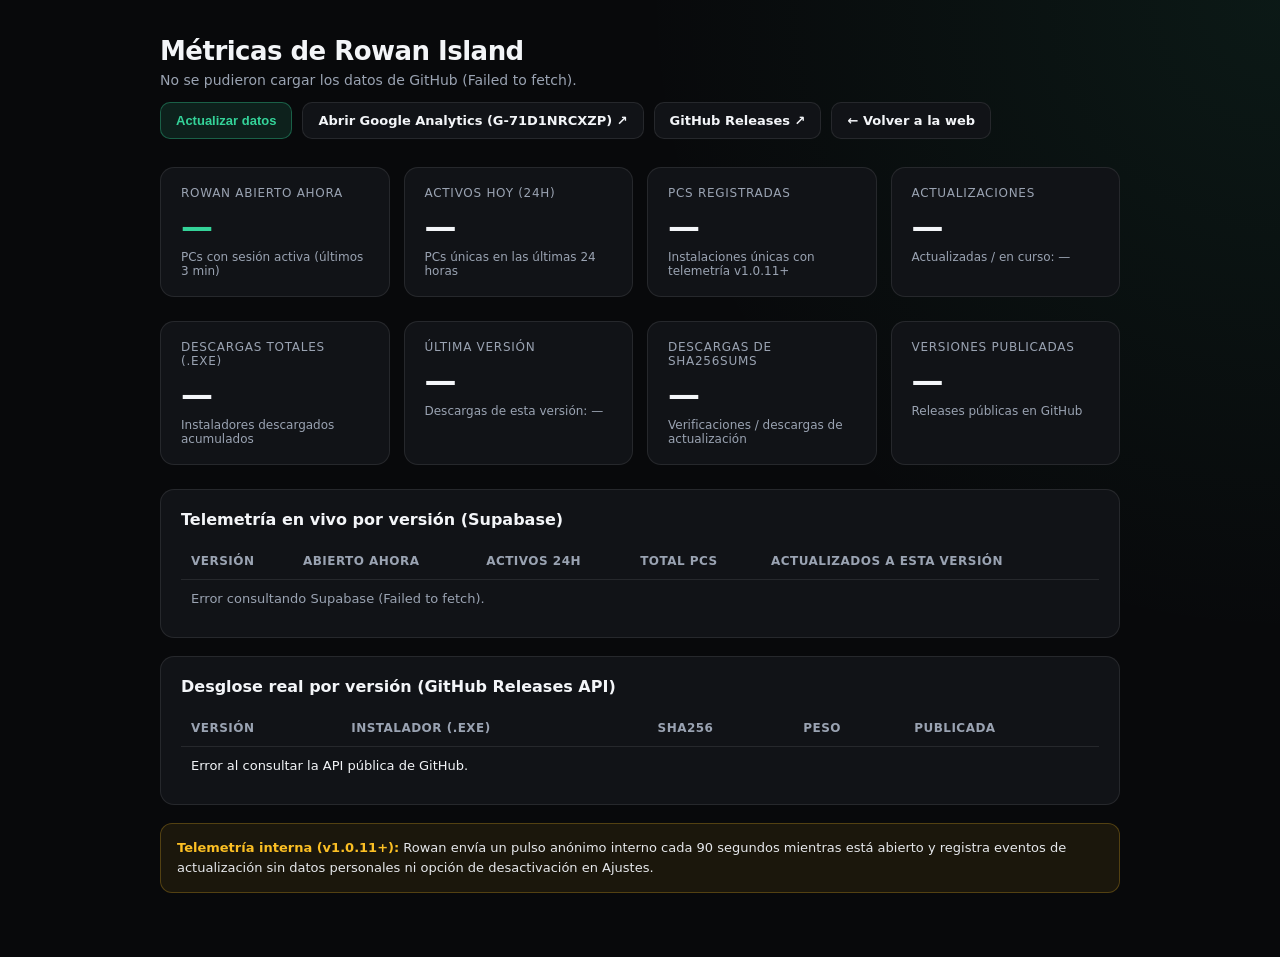
<file: stats.html>
<!doctype html>
<html lang="es">
<head>
  <meta charset="utf-8">
  <meta name="viewport" content="width=device-width, initial-scale=1">
  <meta name="robots" content="noindex,nofollow">
  <title>Rowan Island — Panel de Descargas</title>
  <link rel="icon" href="assets/app-icon.png">
  <style>
    :root {
      --bg: #08090b;
      --panel: #111317;
      --border: rgba(255, 255, 255, 0.09);
      --text: #f3f5f8;
      --muted: #9aa3b2;
      --accent: #34d399;
      --accent-soft: rgba(52, 211, 153, 0.12);
      --warn: #fbbf24;
    }
    * { box-sizing: border-box; }
    body {
      margin: 0;
      font-family: Inter, "Segoe UI", system-ui, -apple-system, sans-serif;
      background: radial-gradient(circle at top right, rgba(52, 211, 153, 0.08), transparent 40%), var(--bg);
      color: var(--text);
      min-height: 100vh;
      padding: 36px 20px 64px;
    }
    .container { max-width: 960px; margin: 0 auto; }
    .topbar {
      display: flex; flex-wrap: wrap; align-items: center; justify-content: space-between;
      gap: 14px; margin-bottom: 28px;
    }
    .title-wrap h1 { margin: 0 0 6px; font-size: 26px; font-weight: 700; letter-spacing: -0.02em; }
    .title-wrap p { margin: 0; color: var(--muted); font-size: 14px; }
    .actions { display: flex; flex-wrap: wrap; gap: 10px; }
    .btn {
      display: inline-flex; align-items: center; gap: 8px;
      padding: 10px 15px; border-radius: 10px; border: 1px solid var(--border);
      background: var(--panel); color: var(--text); text-decoration: none;
      font-size: 13px; font-weight: 600; cursor: pointer;
    }
    .btn:hover { border-color: rgba(255,255,255,0.22); }
    .btn.primary {
      background: var(--accent-soft); border-color: rgba(52, 211, 153, 0.35); color: var(--accent);
    }
    .grid {
      display: grid; grid-template-columns: repeat(auto-fit, minmax(210px, 1fr));
      gap: 14px; margin-bottom: 24px;
    }
    .card {
      background: var(--panel); border: 1px solid var(--border); border-radius: 14px; padding: 18px 20px;
    }
    .card-label { font-size: 12px; color: var(--muted); text-transform: uppercase; letter-spacing: 0.06em; }
    .card-value { font-size: 32px; font-weight: 700; margin: 8px 0 4px; letter-spacing: -0.02em; }
    .card-sub { font-size: 12px; color: var(--muted); }
    .panel {
      background: var(--panel); border: 1px solid var(--border); border-radius: 14px; padding: 20px; margin-bottom: 18px;
    }
    .panel h2 { margin: 0 0 14px; font-size: 16px; font-weight: 600; }
    table { width: 100%; border-collapse: collapse; font-size: 13px; }
    th, td { text-align: left; padding: 11px 10px; border-bottom: 1px solid var(--border); }
    th { color: var(--muted); font-weight: 600; font-size: 12px; text-transform: uppercase; letter-spacing: 0.04em; }
    tr:last-child td { border-bottom: none; }
    .pill {
      display: inline-block; padding: 3px 9px; border-radius: 999px;
      background: rgba(255,255,255,0.06); font-size: 12px; font-weight: 600;
    }
    .pill.latest { background: var(--accent-soft); color: var(--accent); }
    .note {
      background: rgba(251, 191, 36, 0.08); border: 1px solid rgba(251, 191, 36, 0.25);
      border-radius: 12px; padding: 14px 16px; font-size: 13px; color: #e5e7eb; line-height: 1.55;
    }
    .note strong { color: var(--warn); }
    .muted-link { color: var(--accent); text-decoration: none; }
    .muted-link:hover { text-decoration: underline; }
    @media (max-width: 640px) {
      th:nth-child(4), td:nth-child(4), th:nth-child(5), td:nth-child(5) { display: none; }
    }
  </style>
</head>
<body>
  <div class="container">
    <div class="topbar">
      <div class="title-wrap">
        <h1>Métricas de Rowan Island</h1>
        <p id="status-line">Consultando estadísticas reales desde GitHub Releases...</p>
      </div>
      <div class="actions">
        <button class="btn primary" id="refresh-btn" type="button">Actualizar datos</button>
        <a class="btn" href="https://analytics.google.com/" target="_blank" rel="noopener">Abrir Google Analytics (G-71D1NRCXZP) ↗</a>
        <a class="btn" href="https://github.com/62671534m-ctrl/rowan-island-releases/releases" target="_blank" rel="noopener">GitHub Releases ↗</a>
        <a class="btn" href="index.html">← Volver a la web</a>
      </div>
    </div>

    <div class="grid">
      <div class="card">
        <div class="card-label">Rowan abierto ahora</div>
        <div class="card-value" id="live-now" style="color:var(--accent)">—</div>
        <div class="card-sub">PCs con sesión activa (últimos 3 min)</div>
      </div>
      <div class="card">
        <div class="card-label">Activos hoy (24h)</div>
        <div class="card-value" id="active-24h">—</div>
        <div class="card-sub">PCs únicas en las últimas 24 horas</div>
      </div>
      <div class="card">
        <div class="card-label">PCs registradas</div>
        <div class="card-value" id="total-devices">—</div>
        <div class="card-sub">Instalaciones únicas con telemetría v1.0.11+</div>
      </div>
      <div class="card">
        <div class="card-label">Actualizaciones</div>
        <div class="card-value" id="total-updates">—</div>
        <div class="card-sub" id="updates-sub">Actualizadas / en curso: —</div>
      </div>
    </div>

    <div class="grid">
      <div class="card">
        <div class="card-label">Descargas totales (.exe)</div>
        <div class="card-value" id="total-exe">—</div>
        <div class="card-sub">Instaladores descargados acumulados</div>
      </div>
      <div class="card">
        <div class="card-label">Última versión</div>
        <div class="card-value" id="latest-ver">—</div>
        <div class="card-sub" id="latest-dl">Descargas de esta versión: —</div>
      </div>
      <div class="card">
        <div class="card-label">Descargas de SHA256SUMS</div>
        <div class="card-value" id="total-sha">—</div>
        <div class="card-sub">Verificaciones / descargas de actualización</div>
      </div>
      <div class="card">
        <div class="card-label">Versiones publicadas</div>
        <div class="card-value" id="total-rel">—</div>
        <div class="card-sub">Releases públicas en GitHub</div>
      </div>
    </div>

    <div class="panel">
      <h2>Telemetría en vivo por versión (Supabase)</h2>
      <table>
        <thead>
          <tr>
            <th>Versión</th>
            <th>Abierto ahora</th>
            <th>Activos 24h</th>
            <th>Total PCs</th>
            <th>Actualizados a esta versión</th>
          </tr>
        </thead>
        <tbody id="telemetry-body">
          <tr><td colspan="5" style="color:var(--muted)">Cargando telemetría...</td></tr>
        </tbody>
      </table>
    </div>

    <div class="panel">
      <h2>Desglose real por versión (GitHub Releases API)</h2>
      <table>
        <thead>
          <tr>
            <th>Versión</th>
            <th>Instalador (.exe)</th>
            <th>SHA256</th>
            <th>Peso</th>
            <th>Publicada</th>
          </tr>
        </thead>
        <tbody id="releases-body">
          <tr><td colspan="5" style="color:var(--muted)">Cargando...</td></tr>
        </tbody>
      </table>
    </div>

    <div class="note" id="telemetry-note">
      <strong>Telemetría interna (v1.0.11+):</strong> Rowan envía un pulso anónimo interno cada 90 segundos mientras está abierto y registra eventos de actualización sin datos personales ni opción de desactivación en Ajustes.
    </div>
  </div>

  <script>
    const REPO = '62671534m-ctrl/rowan-island-releases';
    const SUPABASE_URL = 'https://pnpyqjdjxelzcomhwljo.supabase.co';
    const SUPABASE_ANON_KEY = 'sb_publishable_z7XPKo9X7hgsvGOh7sv9Ew_RYsaeC0g';

    function fmtDate(iso) {
      if (!iso) return '—';
      try {
        return new Date(iso).toLocaleDateString('es-PE', { year: 'numeric', month: 'short', day: 'numeric' });
      } catch (_) {
        return iso.slice(0, 10);
      }
    }

    async function loadTelemetry() {
      const tBody = document.getElementById('telemetry-body');
      const noteEl = document.getElementById('telemetry-note');
      const base = (SUPABASE_URL || '').trim().replace(/\/+$/, '');
      const key = (SUPABASE_ANON_KEY || '').trim();
      if (!base || !key) {
        document.getElementById('live-now').textContent = '0';
        document.getElementById('active-24h').textContent = '0';
        document.getElementById('total-devices').textContent = '0';
        document.getElementById('total-updates').textContent = '0';
        document.getElementById('updates-sub').textContent = 'Pendiente configurar Supabase';
        tBody.innerHTML = '<tr><td colspan="5" style="color:var(--muted)">Falta configurar <code>SUPABASE_URL</code> y <code>SUPABASE_ANON_KEY</code> para mostrar sesiones en vivo.</td></tr>';
        noteEl.innerHTML = '<strong>Falta conectar Supabase:</strong> Pega la URL y la clave anon de tu proyecto Supabase para activar la lectura en vivo.';
        return;
      }

      try {
        const headers = { 'apikey': key };
        if (key.startsWith('eyJ')) headers['Authorization'] = `Bearer ${key}`;
        const [devRes, updRes] = await Promise.all([
          fetch(`${base}/rest/v1/rowan_devices?select=version,online,updated_from,last_seen`, { headers, cache: 'no-store' }),
          fetch(`${base}/rest/v1/rowan_updates?select=event,target_v,ts`, { headers, cache: 'no-store' })
        ]);
        if (!devRes.ok) throw new Error(`Supabase HTTP ${devRes.status}`);
        const devicesList = (await devRes.json()) || [];
        const updatesList = updRes.ok ? ((await updRes.json()) || []) : [];

        const now = Date.now();
        const LIVE_MS = 180 * 1000;
        const DAY_MS = 24 * 60 * 60 * 1000;

        let liveNow = 0;
        let active24h = 0;
        let totalDevices = 0;
        let upgradedCount = 0;
        const byVer = {};

        for (const d of devicesList) {
          if (!d || typeof d !== 'object') continue;
          totalDevices += 1;
          const ver = String(d.version || 'desconocida');
          const ts = d.last_seen ? Date.parse(d.last_seen) : 0;
          const isLive = d.online !== false && ts > 0 && (now - ts) <= LIVE_MS;
          const is24h = ts > 0 && (now - ts) <= DAY_MS;
          if (isLive) liveNow += 1;
          if (is24h) active24h += 1;
          if (d.updated_from) upgradedCount += 1;

          if (!byVer[ver]) byVer[ver] = { live: 0, day: 0, total: 0, upgraded: 0 };
          byVer[ver].total += 1;
          if (isLive) byVer[ver].live += 1;
          if (is24h) byVer[ver].day += 1;
          if (d.updated_from) byVer[ver].upgraded += 1;
        }

        let launchedEvents = 0;
        let downloadingEvents = 0;
        for (const u of updatesList) {
          if (!u || typeof u !== 'object') continue;
          if (u.event === 'launched') launchedEvents += 1;
          else if (u.event === 'downloading') downloadingEvents += 1;
        }

        document.getElementById('live-now').textContent = String(liveNow);
        document.getElementById('active-24h').textContent = String(active24h);
        document.getElementById('total-devices').textContent = String(totalDevices);
        document.getElementById('total-updates').textContent = String(Math.max(upgradedCount, launchedEvents));
        document.getElementById('updates-sub').textContent = `Completadas: ${upgradedCount} · Instaladores lanzados: ${launchedEvents} · Descargando: ${downloadingEvents}`;

        const entries = Object.entries(byVer).sort((a, b) => b[0].localeCompare(a[0], undefined, { numeric: true }));
        tBody.innerHTML = entries.length
          ? entries.map(([ver, s], idx) => `<tr>
              <td><span class="pill ${idx === 0 ? 'latest' : ''}">v${ver}</span></td>
              <td><strong style="color:var(--accent)">${s.live}</strong></td>
              <td>${s.day}</td>
              <td>${s.total}</td>
              <td>${s.upgraded}</td>
            </tr>`).join('')
          : '<tr><td colspan="5" style="color:var(--muted)">Aún no hay PCs reportando telemetría.</td></tr>';
      } catch (err) {
        tBody.innerHTML = `<tr><td colspan="5" style="color:var(--muted)">Error consultando Supabase (${err.message}).</td></tr>`;
      }
    }

    async function loadStats() {
      const statusEl = document.getElementById('status-line');
      const bodyEl = document.getElementById('releases-body');
      statusEl.textContent = 'Actualizando desde GitHub API y Firebase...';

      loadTelemetry();

      try {
        const res = await fetch(`https://api.github.com/repos/${REPO}/releases?per_page=50`, {
          headers: { 'Accept': 'application/vnd.github+json' },
          cache: 'no-store'
        });
        if (!res.ok) throw new Error(`HTTP ${res.status}`);
        const releases = (await res.json()).filter(r => !r.draft && !r.prerelease);

        let totalExe = 0;
        let totalSha = 0;
        const rows = [];

        releases.forEach((rel, idx) => {
          const assets = Array.isArray(rel.assets) ? rel.assets : [];
          const exeAsset = assets.find(a => /\.exe$/i.test(a.name || ''));
          const shaAsset = assets.find(a => /sha256/i.test(a.name || ''));
          const exeCount = exeAsset ? Number(exeAsset.download_count || 0) : 0;
          const shaCount = shaAsset ? Number(shaAsset.download_count || 0) : 0;
          totalExe += exeCount;
          totalSha += shaCount;

          if (idx === 0) {
            document.getElementById('latest-ver').textContent = rel.tag_name || '—';
            document.getElementById('latest-dl').textContent = `Descargas de esta versión: ${exeCount}`;
          }

          const sizeMb = exeAsset && exeAsset.size ? `${(exeAsset.size / (1024 * 1024)).toFixed(1)} MB` : '—';
          const tagHtml = `<a class="muted-link" href="${rel.html_url}" target="_blank" rel="noopener"><span class="pill ${idx === 0 ? 'latest' : ''}">${rel.tag_name}</span></a>`;
          rows.push(`<tr>
            <td>${tagHtml}</td>
            <td><strong>${exeCount}</strong></td>
            <td>${shaCount}</td>
            <td>${sizeMb}</td>
            <td>${fmtDate(rel.published_at)}</td>
          </tr>`);
        });

        document.getElementById('total-exe').textContent = String(totalExe);
        document.getElementById('total-sha').textContent = String(totalSha);
        document.getElementById('total-rel').textContent = String(releases.length);
        bodyEl.innerHTML = rows.length ? rows.join('') : '<tr><td colspan="5">No hay releases publicadas.</td></tr>';
        statusEl.textContent = `Última actualización: ${new Date().toLocaleTimeString('es-PE')}`;
      } catch (err) {
        statusEl.textContent = `No se pudieron cargar los datos de GitHub (${err.message}).`;
        bodyEl.innerHTML = '<tr><td colspan="5">Error al consultar la API pública de GitHub.</td></tr>';
      }
    }

    document.getElementById('refresh-btn').addEventListener('click', loadStats);
    loadStats();
    setInterval(loadTelemetry, 20000);
  </script>
</body>
</html>
</file>
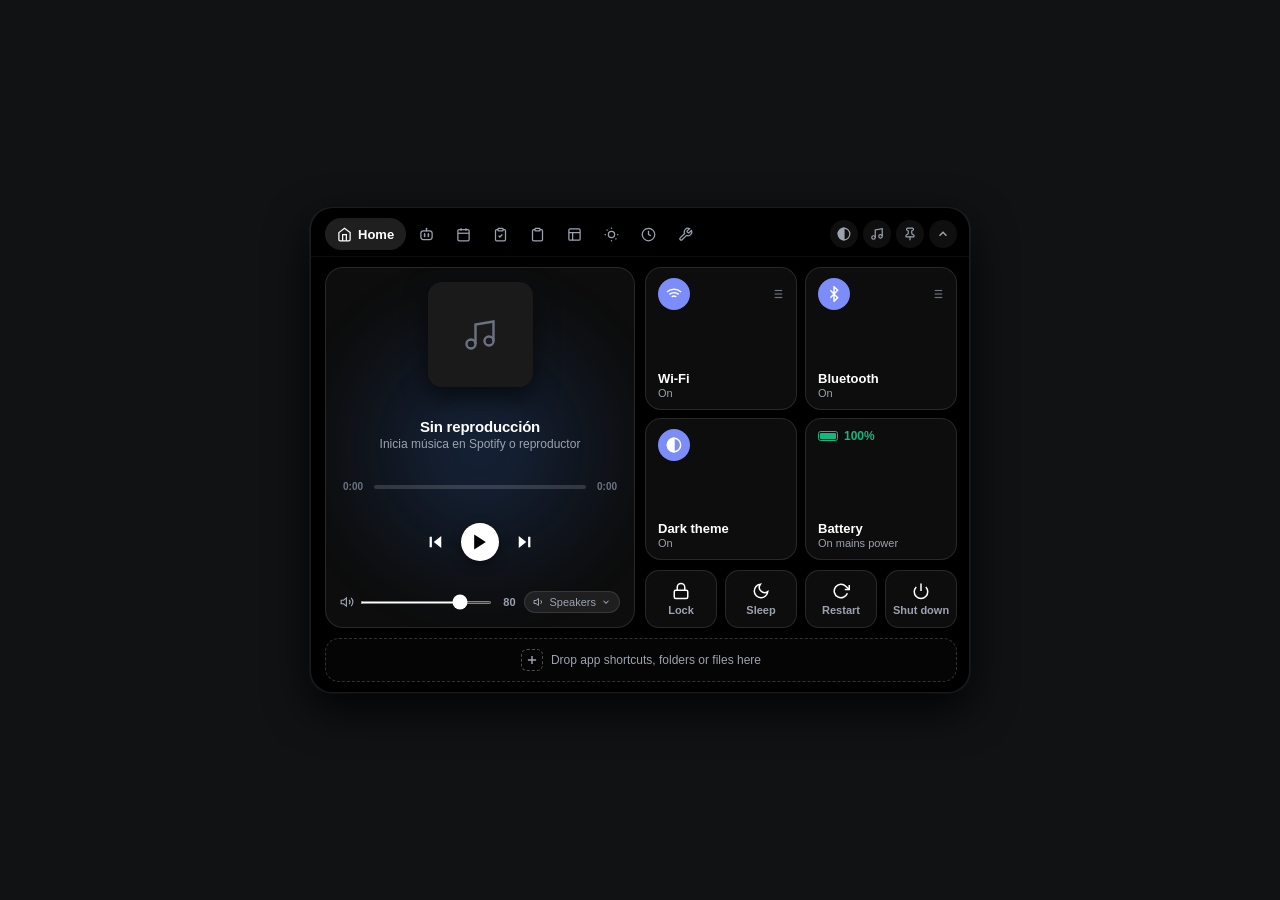
<file: interfaces/island/render-island.html>
<html><head><meta charset="utf-8"><link rel="stylesheet" href="styles.css"><style>html,body{margin:0!important;width:100%!important;height:100%!important;background:#101214!important;overflow:hidden!important}body{display:grid!important;place-items:center!important}*,*:before,*:after{animation:none!important;transition:none!important;opacity:1} .island-container.expanded{position:relative!important;left:auto!important;top:auto!important;transform:none!important;width:660px!important;height:485px!important;flex-shrink:0;border-radius:22px!important;margin:0 auto!important}.island-expanded{position:relative!important;left:auto!important;top:auto!important;opacity:1!important;transform:none!important;visibility:visible!important;width:660px!important;height:485px!important}.island-pill{display:none!important}</style></head><body><div class="island-container expanded" id="island-container">
<!-- ================= COLLAPSED PILL (NOTCH) ================= -->
<div class="island-pill" id="island-pill" title="Click para expandir (o Ctrl+Shift+I)">
<!-- Rowan Docked Avatar (Left Anchored Ocular Capsules) -->
<div class="notch-rowan-avatar" id="notch-rowan-avatar" title="Rowan (Click para restaurar ventana)">
<div class="notch-eye-socket" id="notch-eye-socket">
<div class="notch-eye notch-eye-left" id="notch-eye-left"></div>
<div class="notch-eye notch-eye-right" id="notch-eye-right"></div>
</div>
</div>
<!-- Idle State (when no music is playing): Only Clock & Battery -->
<div class="pill-idle-view active" id="pill-idle-view">
<div class="pill-slot pill-left">
<span class="pill-clock" id="pill-clock">--:--</span>
</div>
<div class="pill-slot pill-right">
<div class="pill-battery" id="pill-battery" title="Batería">
<span class="battery-level" id="pill-battery-level">--%</span>
<div class="battery-icon"><div class="battery-fill" id="battery-fill"></div></div>
</div>
</div>
</div>
<!-- Music Playing State: Thumbnail + Singing Lyric Line + Equalizer -->
<div class="pill-music-view" id="pill-music-view">
<div class="pill-music-left">
<div class="pill-thumb-wrap">
<img alt="Cover" class="pill-cover-img" id="pill-cover-img" style="display: none;"/>
<div class="pill-cover-placeholder" id="pill-cover-placeholder">
<svg fill="none" height="12" stroke="currentColor" stroke-width="2.5" viewbox="0 0 24 24" width="12"><path d="M9 18V5l12-2v13"></path><circle cx="6" cy="18" r="3"></circle><circle cx="18" cy="16" r="3"></circle></svg>
</div>
</div>
<div class="pill-lyric-wrapper">
<span class="pill-status-lyric" id="pill-status-lyric"></span>
</div>
</div>
<div class="pill-music-right">
<div class="equalizer-bars playing" id="pill-equalizer">
<span class="bar bar-1"></span>
<span class="bar bar-2"></span>
<span class="bar bar-3"></span>
<span class="bar bar-4"></span>
</div>
</div>
</div>
<!-- Dynamic Alert View: Dynamic Island System Animations (Bluetooth, Charger, Volume, Wi-Fi, Mic, Clipboard) -->
<div class="pill-alert-view" id="pill-alert-view">
<div class="pill-alert-icon" id="pill-alert-icon">
<!-- Dynamic SVG -->
</div>
<div class="pill-alert-body">
<span class="pill-alert-title" id="pill-alert-title"></span>
<span class="pill-alert-sub" id="pill-alert-sub"></span>
</div>
<div class="pill-alert-right" id="pill-alert-right">
<!-- Dynamic Right Element -->
</div>
</div>
</div>
<!-- ================= EXPANDED DASHBOARD ================= -->
<div class="island-expanded" id="island-expanded">
<!-- Top Navigation & Controls Header (Only active tab shows text, inactive tabs show only icon) -->
<header class="island-topbar">
<nav class="topbar-nav" id="topbar-nav">
<button class="nav-btn active" data-tab="home" title="Home (Inicio)">
<svg fill="none" height="15" stroke="currentColor" stroke-width="2" viewbox="0 0 24 24" width="15"><path d="m3 9 9-7 9 7v11a2 2 0 0 1-2 2H5a2 2 0 0 1-2-2z"></path><polyline points="9 22 9 12 15 12 15 22"></polyline></svg>
<span>Home</span>
</button>
<button class="nav-btn" data-tab="rowan" id="tab-btn-rowan" title="Rowan AI Assistant">
<svg fill="none" height="15" stroke="currentColor" stroke-linecap="round" stroke-linejoin="round" stroke-width="2" viewbox="0 0 24 24" width="15">
<rect height="14" rx="4" width="18" x="3" y="6"></rect>
<line stroke-width="2.5" x1="9" x2="9" y1="11" y2="15"></line>
<line stroke-width="2.5" x1="15" x2="15" y1="11" y2="15"></line>
<path d="M12 2v4"></path>
</svg>
<span>Rowan</span>
</button>
<button class="nav-btn" data-tab="calendar" title="Calendario &amp; Agenda">
<svg fill="none" height="15" stroke="currentColor" stroke-width="2" viewbox="0 0 24 24" width="15"><rect height="18" rx="2" ry="2" width="18" x="3" y="4"></rect><line x1="16" x2="16" y1="2" y2="6"></line><line x1="8" x2="8" y1="2" y2="6"></line><line x1="3" x2="21" y1="10" y2="10"></line></svg>
<span>Calendario</span>
</button>
<button class="nav-btn" data-tab="notes" title="Tareas &amp; Notas">
<svg fill="none" height="15" stroke="currentColor" stroke-width="2" viewbox="0 0 24 24" width="15"><path d="M16 4h2a2 2 0 0 1 2 2v14a2 2 0 0 1-2 2H6a2 2 0 0 1-2-2V6a2 2 0 0 1 2-2h2"></path><rect height="4" rx="1" ry="1" width="8" x="8" y="2"></rect><path d="m9 14 2 2 4-4"></path></svg>
<span>Tareas</span>
</button>
<button class="nav-btn" data-tab="clipboard" title="Historial del Portapapeles">
<svg fill="none" height="15" stroke="currentColor" stroke-width="2" viewbox="0 0 24 24" width="15"><path d="M16 4h2a2 2 0 0 1 2 2v14a2 2 0 0 1-2 2H6a2 2 0 0 1-2-2V6a2 2 0 0 1 2-2h2"></path><rect height="4" rx="1" ry="1" width="8" x="8" y="2"></rect></svg>
<span>Clips</span>
</button>
<button class="nav-btn" data-tab="shelf" title="Bandeja Shelf">
<svg fill="none" height="15" stroke="currentColor" stroke-width="2" viewbox="0 0 24 24" width="15"><rect height="18" rx="2" ry="2" width="18" x="3" y="3"></rect><line x1="3" x2="21" y1="9" y2="9"></line><line x1="9" x2="9" y1="21" y2="9"></line></svg>
<span>Shelf</span>
</button>
<button class="nav-btn" data-tab="weather" title="Clima">
<svg fill="none" height="15" stroke="currentColor" stroke-width="2" viewbox="0 0 24 24" width="15"><circle cx="12" cy="12" r="5"></circle><line x1="12" x2="12" y1="1" y2="3"></line><line x1="12" x2="12" y1="21" y2="23"></line><line x1="4.22" x2="5.64" y1="4.22" y2="5.64"></line><line x1="18.36" x2="19.78" y1="18.36" y2="19.78"></line><line x1="1" x2="3" y1="12" y2="12"></line><line x1="21" x2="23" y1="12" y2="12"></line></svg>
<span>Clima</span>
</button>
<button class="nav-btn" data-tab="timer" title="Temporizador &amp; Cronómetro">
<svg fill="none" height="15" stroke="currentColor" stroke-width="2" viewbox="0 0 24 24" width="15"><circle cx="12" cy="12" r="10"></circle><polyline points="12 6 12 12 16 14"></polyline></svg>
<span>Reloj</span>
</button>
<button class="nav-btn" data-tab="tools" title="Herramientas Útiles">
<svg fill="none" height="15" stroke="currentColor" stroke-width="2" viewbox="0 0 24 24" width="15"><path d="M14.7 6.3a1 1 0 0 0 0 1.4l1.6 1.6a1 1 0 0 0 1.4 0l3.77-3.77a6 6 0 0 1-7.94 7.94l-6.91 6.91a2.12 2.12 0 0 1-3-3l6.91-6.91a6 6 0 0 1 7.94-7.94l-3.76 3.76z"></path></svg>
<span>Herramientas</span>
</button>
</nav>
<div class="topbar-actions">
<button class="action-btn" id="btn-toggle-theme" title="Alternar tema">
<svg fill="none" height="14" stroke="currentColor" stroke-width="2" viewbox="0 0 24 24" width="14"><circle cx="12" cy="12" r="10"></circle><path d="M12 2a10 10 0 0 0 0 20z" fill="currentColor"></path></svg>
</button>
<button class="action-btn" id="btn-open-lyrics-drawer" title="Ver Letras Completas">
<svg fill="none" height="14" stroke="currentColor" stroke-width="2" viewbox="0 0 24 24" width="14"><path d="M9 18V5l12-2v13"></path><circle cx="6" cy="18" r="3"></circle><circle cx="18" cy="16" r="3"></circle></svg>
</button>
<button aria-pressed="false" class="action-btn pin-btn" id="btn-pin-island" title="Fijar island abierto">
<svg fill="none" height="14" stroke="currentColor" stroke-linecap="round" stroke-linejoin="round" stroke-width="2" viewbox="0 0 24 24" width="14"><path d="M12 17v5"></path><path d="M9 10.76a2 2 0 0 1-1.11 1.79l-1.78.9A2 2 0 0 0 5 15.24V16a1 1 0 0 0 1 1h12a1 1 0 0 0 1-1v-.76a2 2 0 0 0-1.11-1.79l-1.78-.9A2 2 0 0 1 15 10.76V7a1 1 0 0 1 1-1 2 2 0 0 0 0-4H8a2 2 0 0 0 0 4 1 1 0 0 1 1 1z"></path></svg>
</button>
<button class="action-btn" id="btn-collapse" title="Colapsar a Notch (Esc)">
<svg fill="none" height="14" stroke="currentColor" stroke-width="2.5" viewbox="0 0 24 24" width="14"><polyline points="18 15 12 9 6 15"></polyline></svg>
</button>
</div>
</header>
<!-- Main Tab Content Area -->
<main class="island-main">
<!-- ================= TAB 1: HOME (Image 1 + Image 2 Replicated) ================= -->
<section class="tab-content active" id="tab-home">
<div class="home-grid-layout">
<!-- Left: Music Player Card with Ambient Blur Cover Background -->
<div class="home-player-card" id="home-player-card">
<div class="player-ambient-blur" id="player-ambient-blur"></div>
<!-- Album Artwork -->
<div class="player-cover-container">
<img alt="Cover" class="album-cover-img player-cover-image" id="album-cover-img" style="display: none;"/>
<div class="player-cover-placeholder" id="album-placeholder">
<svg fill="none" height="36" stroke="currentColor" stroke-width="1.6" viewbox="0 0 24 24" width="36"><path d="M9 18V5l12-2v13"></path><circle cx="6" cy="18" r="3"></circle><circle cx="18" cy="16" r="3"></circle></svg>
</div>
</div>
<!-- Track Title & Artist -->
<div class="player-meta-info">
<h3 class="player-track-title" id="track-title">Sin reproducción</h3>
<p class="player-track-artist" id="track-artist">Inicia música en Spotify o reproductor</p>
</div>
<!-- Scrubber Bar -->
<div class="player-scrubber-bar" id="player-scrubber-bar">
<span class="time-stamp" id="time-current">0:00</span>
<div class="progress-track" id="progress-bar-bg">
<div class="progress-fill" id="progress-bar-fill" style="width: 0%;"></div>
</div>
<span class="time-stamp" id="time-total">0:00</span>
</div>
<!-- Controls (Prev, Circular Play/Pause, Next) -->
<div class="player-buttons-row">
<button class="player-ctrl-btn" id="btn-prev" title="Anterior">
<svg fill="currentColor" height="18" viewbox="0 0 24 24" width="18"><polygon points="19 20 9 12 19 4 19 20"></polygon><line stroke="currentColor" stroke-width="3" x1="5" x2="5" y1="19" y2="5"></line></svg>
</button>
<button class="player-ctrl-btn player-play-circle" id="btn-play" title="Play / Pause">
<svg fill="currentColor" height="20" id="play-icon" viewbox="0 0 24 24" width="20"><polygon points="5 3 19 12 5 21 5 3"></polygon></svg>
</button>
<button class="player-ctrl-btn" id="btn-next" title="Siguiente">
<svg fill="currentColor" height="18" viewbox="0 0 24 24" width="18"><polygon points="5 4 15 12 5 20 5 4"></polygon><line stroke="currentColor" stroke-width="3" x1="19" x2="19" y1="5" y2="19"></line></svg>
</button>
</div>
<!-- Bottom Volume & Speaker Pill -->
<div class="player-bottom-row">
<div class="player-volume-control">
<button class="vol-icon-btn" id="btn-volume-mute" title="Silenciar">
<svg fill="none" height="14" id="volume-icon" stroke="currentColor" stroke-width="2" viewbox="0 0 24 24" width="14"><polygon points="11 5 6 9 2 9 2 15 6 15 11 19 11 5"></polygon><path d="M15.54 8.46a5 5 0 0 1 0 7.07"></path><path d="M19.07 4.93a10 10 0 0 1 0 14.14"></path></svg>
</button>
<input id="volume-slider" max="100" min="0" type="range" value="80"/>
<span class="volume-number" id="volume-val">80</span>
</div>
<button class="speaker-selector-pill" id="btn-device-selector" title="Elegir altavoces en los ajustes de Sonido de Windows">
<svg fill="none" height="12" stroke="currentColor" stroke-width="2" viewbox="0 0 24 24" width="12"><polygon points="11 5 6 9 2 9 2 15 6 15 11 19 11 5"></polygon><path d="M15.54 8.46a5 5 0 0 1 0 7.07"></path></svg>
<span id="speaker-name-label">Speakers</span>
<svg fill="none" height="10" stroke="currentColor" stroke-width="2.5" viewbox="0 0 24 24" width="10"><polyline points="6 9 12 15 18 9"></polyline></svg>
</button>
</div>
</div>
<!-- Right: System Controls Grid (Image 2) -->
<div class="home-system-panel">
<!-- 4 Top Cards (Wi-Fi, Bluetooth, Dark theme, Battery) -->
<div class="system-quick-cards">
<!-- Card 1: Wi-Fi -->
<div class="sys-card" id="card-wifi" title="Clic para activar/desactivar Wi-Fi">
<div class="sys-card-header">
<div class="sys-icon-circle blue-tint" id="wifi-icon-circle">
<svg fill="none" height="16" stroke="currentColor" stroke-width="2.2" viewbox="0 0 24 24" width="16"><path d="M5 12.55a11 11 0 0 1 14.08 0"></path><path d="M1.42 9a16 16 0 0 1 21.16 0"></path><path d="M8.53 16.11a6 6 0 0 1 6.95 0"></path><line x1="12" x2="12.01" y1="20" y2="20"></line></svg>
</div>
<div class="sys-card-more" id="btn-wifi-menu" title="Ver redes Wi-Fi">
<svg fill="none" height="14" stroke="currentColor" stroke-width="2" viewbox="0 0 24 24" width="14"><line x1="8" x2="21" y1="6" y2="6"></line><line x1="8" x2="21" y1="12" y2="12"></line><line x1="8" x2="21" y1="18" y2="18"></line><line x1="3" x2="3.01" y1="6" y2="6"></line><line x1="3" x2="3.01" y1="12" y2="12"></line><line x1="3" x2="3.01" y1="18" y2="18"></line></svg>
</div>
</div>
<div class="sys-card-body">
<div class="sys-card-title">Wi-Fi</div>
<div class="sys-card-sub" id="wifi-status-text">On</div>
</div>
</div>
<!-- Card 2: Bluetooth -->
<div class="sys-card" id="card-bluetooth" title="Clic para activar/desactivar Bluetooth">
<div class="sys-card-header">
<div class="sys-icon-circle blue-tint" id="bt-icon-circle">
<svg fill="none" height="16" stroke="currentColor" stroke-width="2.2" viewbox="0 0 24 24" width="16"><polyline points="6.5 6.5 17.5 17.5 12 23 12 1 17.5 6.5 6.5 17.5"></polyline></svg>
</div>
<div class="sys-card-more" id="btn-bt-menu" title="Ver dispositivos Bluetooth">
<svg fill="none" height="14" stroke="currentColor" stroke-width="2" viewbox="0 0 24 24" width="14"><line x1="8" x2="21" y1="6" y2="6"></line><line x1="8" x2="21" y1="12" y2="12"></line><line x1="8" x2="21" y1="18" y2="18"></line><line x1="3" x2="3.01" y1="6" y2="6"></line><line x1="3" x2="3.01" y1="12" y2="12"></line><line x1="3" x2="3.01" y1="18" y2="18"></line></svg>
</div>
</div>
<div class="sys-card-body">
<div class="sys-card-title">Bluetooth</div>
<div class="sys-card-sub" id="bluetooth-status-text">On</div>
</div>
</div>
<!-- Card 3: Dark theme -->
<div class="sys-card" id="card-darktheme" title="Alternar tema oscuro / claro">
<div class="sys-card-header">
<div class="sys-icon-circle blue-tint">
<svg fill="none" height="16" stroke="currentColor" stroke-width="2.2" viewbox="0 0 24 24" width="16"><circle cx="12" cy="12" r="10"></circle><path d="M12 2a10 10 0 0 0 0 20z" fill="currentColor"></path></svg>
</div>
</div>
<div class="sys-card-body">
<div class="sys-card-title">Dark theme</div>
<div class="sys-card-sub">On</div>
</div>
</div>
<!-- Card 4: Battery -->
<div class="sys-card" id="card-battery" title="Estado de batería y energía">
<div class="sys-card-header">
<div class="battery-status-pill">
<div class="battery-inner-bar"><div class="fill" id="card-battery-fill"></div></div>
<span id="card-battery-pct">100%</span>
</div>
</div>
<div class="sys-card-body">
<div class="sys-card-title">Battery</div>
<div class="sys-card-sub" id="card-battery-sub">On mains power</div>
</div>
</div>
</div>
<!-- Wi-Fi Networks Dropdown Drawer -->
<div class="radio-devices-drawer" id="wifi-menu-drawer" style="display: none;">
<div class="drawer-header">
<div class="drawer-title">
<svg fill="none" height="13" stroke="currentColor" stroke-width="2" viewbox="0 0 24 24" width="13"><path d="M5 12.55a11 11 0 0 1 14.08 0"></path><path d="M1.42 9a16 16 0 0 1 21.16 0"></path><path d="M8.53 16.11a6 6 0 0 1 6.95 0"></path></svg>
<span>Redes Wi-Fi Disponibles</span>
</div>
<button class="btn-drawer-action" id="btn-refresh-wifi" title="Buscar redes">
<svg fill="none" height="12" stroke="currentColor" stroke-width="2.5" viewbox="0 0 24 24" width="12"><polyline points="23 4 23 10 17 10"></polyline><path d="M20.49 15a9 9 0 1 1-2.12-9.36L23 10"></path></svg>
</button>
</div>
<div class="drawer-list-items" id="wifi-networks-list">
<p class="drawer-loading">Buscando redes...</p>
</div>
</div>
<!-- Bluetooth Devices Dropdown Drawer -->
<div class="radio-devices-drawer" id="bt-menu-drawer" style="display: none;">
<div class="drawer-header">
<div class="drawer-title">
<svg fill="none" height="13" stroke="currentColor" stroke-width="2" viewbox="0 0 24 24" width="13"><polyline points="6.5 6.5 17.5 17.5 12 23 12 1 17.5 6.5 6.5 17.5"></polyline></svg>
<span>Dispositivos Bluetooth</span>
</div>
<button class="btn-drawer-action" id="btn-refresh-bt" title="Buscar dispositivos">
<svg fill="none" height="12" stroke="currentColor" stroke-width="2.5" viewbox="0 0 24 24" width="12"><polyline points="23 4 23 10 17 10"></polyline><path d="M20.49 15a9 9 0 1 1-2.12-9.36L23 10"></path></svg>
</button>
</div>
<div class="drawer-list-items" id="bt-devices-list">
<p class="drawer-loading">Buscando dispositivos...</p>
</div>
</div>
<!-- Audio Output / Speakers Dropdown Drawer -->
<div class="radio-devices-drawer" id="speaker-menu-drawer" style="display: none;">
<div class="drawer-header">
<div class="drawer-title">
<svg fill="none" height="13" stroke="currentColor" stroke-width="2" viewbox="0 0 24 24" width="13"><polygon points="11 5 6 9 2 9 2 15 6 15 11 19 11 5"></polygon><path d="M15.54 8.46a5 5 0 0 1 0 7.07"></path></svg>
<span>Salidas de Audio (Altavoces)</span>
</div>
<button class="btn-drawer-action" id="btn-open-win-sound" style="width:auto; padding:2px 8px; font-size:10px;" title="Abrir mezclador de Sonido de Windows">
<span>Ajustes de Windows</span>
</button>
</div>
<div class="drawer-list-items" id="speaker-devices-list">
<p class="drawer-loading">Cargando salidas de audio...</p>
</div>
</div>
<!-- 4 Bottom Buttons (Lock, Sleep, Restart, Shut down) -->
<div class="system-action-buttons">
<button class="sys-action-btn" id="btn-sys-lock" title="Bloquear equipo (Win+L)">
<svg fill="none" height="18" stroke="currentColor" stroke-width="2" viewbox="0 0 24 24" width="18"><rect height="11" rx="2" ry="2" width="18" x="3" y="11"></rect><path d="M7 11V7a5 5 0 0 1 10 0v4"></path></svg>
<span>Lock</span>
</button>
<button class="sys-action-btn" id="btn-sys-sleep" title="Suspender equipo">
<svg fill="none" height="18" stroke="currentColor" stroke-width="2" viewbox="0 0 24 24" width="18"><path d="M21 12.79A9 9 0 1 1 11.21 3 7 7 0 0 0 21 12.79z"></path></svg>
<span>Sleep</span>
</button>
<button class="sys-action-btn" id="btn-sys-restart" title="Reiniciar equipo">
<svg fill="none" height="18" stroke="currentColor" stroke-width="2" viewbox="0 0 24 24" width="18"><polyline points="23 4 23 10 17 10"></polyline><path d="M20.49 15a9 9 0 1 1-2.12-9.36L23 10"></path></svg>
<span>Restart</span>
</button>
<button class="sys-action-btn" id="btn-sys-shutdown" title="Apagar equipo">
<svg fill="none" height="18" stroke="currentColor" stroke-width="2" viewbox="0 0 24 24" width="18"><path d="M18.36 6.64a9 9 0 1 1-12.73 0"></path><line x1="12" x2="12" y1="2" y2="12"></line></svg>
<span>Shut down</span>
</button>
</div>
</div>
<!-- Bottom Row: Direct Access Shortcuts Drop Zone Bar (Full width across Home) -->
<div class="home-shelf-dropzone" id="home-shelf-dropzone" title="Arrastra accesos directos, carpetas o archivos aquí">
<div class="shelf-drop-empty-prompt" id="home-shelf-empty-prompt">
<div class="shelf-plus-icon">
<svg fill="none" height="14" stroke="currentColor" stroke-width="2.5" viewbox="0 0 24 24" width="14"><line x1="12" x2="12" y1="5" y2="19"></line><line x1="5" x2="19" y1="12" y2="12"></line></svg>
</div>
<span class="shelf-drop-text">Drop app shortcuts, folders or files here</span>
</div>
<div class="home-shortcuts-list" id="home-shortcuts-list" style="display: none; align-items: center; gap: 8px;"></div>
</div>
</div>
<!-- Synced Lyrics Overlay Drawer (can be toggled from topbar or player) -->
<div class="home-lyrics-drawer" id="home-lyrics-drawer">
<div class="lyrics-drawer-header">
<div class="lyrics-drawer-title">
<svg fill="none" height="14" stroke="currentColor" stroke-width="2" viewbox="0 0 24 24" width="14"><path d="M9 18V5l12-2v13"></path><circle cx="6" cy="18" r="3"></circle><circle cx="18" cy="16" r="3"></circle></svg>
<span>Letras sincronizadas</span>
</div>
<div class="lyrics-drawer-actions">
<button class="btn-mini" id="btn-search-lyrics" title="Buscar de nuevo en LRCLIB">Buscar Letra</button>
<button class="btn-mini-close" id="btn-close-lyrics-drawer">
<svg fill="none" height="12" stroke="currentColor" stroke-width="2.5" viewbox="0 0 24 24" width="12"><line x1="18" x2="6" y1="6" y2="18"></line><line x1="6" x2="18" y1="6" y2="18"></line></svg>
</button>
</div>
</div>
<div class="lyrics-lines" id="lyrics-lines">
<div class="lyrics-notice">
<svg fill="none" height="24" stroke="currentColor" stroke-width="1.8" viewbox="0 0 24 24" width="24"><path d="M9 18V5l12-2v13"></path><circle cx="6" cy="18" r="3"></circle><circle cx="18" cy="16" r="3"></circle></svg>
<p>Inicia música para ver la letra sincronizada</p>
</div>
</div>
</div>
</section>
<!-- ================= TAB 2: CALENDARIO & FECHAS ================= -->
<section class="tab-content" id="tab-calendar">
<div class="calendar-layout">
<!-- Left Side: Interactive Calendar Grid -->
<div class="calendar-grid-container">
<div class="calendar-header">
<button class="cal-nav-btn" id="btn-cal-prev" title="Mes anterior">
<svg fill="none" height="14" stroke="currentColor" stroke-width="2.5" viewbox="0 0 24 24" width="14"><polyline points="15 18 9 12 15 6"></polyline></svg>
</button>
<h4 class="cal-title" id="cal-month-year">Noviembre 2026</h4>
<div class="cal-header-actions">
<button class="cal-today-btn" id="btn-cal-today">Hoy</button>
<button class="cal-nav-btn" id="btn-cal-next" title="Mes siguiente">
<svg fill="none" height="14" stroke="currentColor" stroke-width="2.5" viewbox="0 0 24 24" width="14"><polyline points="9 18 15 12 9 6"></polyline></svg>
</button>
</div>
</div>
<!-- Day of week names -->
<div class="cal-weekdays">
<span>Lu</span><span>Ma</span><span>Mi</span><span>Ju</span><span>Vi</span><span>Sá</span><span>Do</span>
</div>
<!-- Day Cells Grid -->
<div class="cal-days-grid" id="cal-days-grid">
<!-- Dynamically generated days -->
</div>
</div>
<!-- Right Side: Selected Date Agenda & Date Notes -->
<div class="calendar-agenda-container">
<div class="agenda-header">
<div class="agenda-date-info">
<h4 class="agenda-date-title" id="agenda-date-title">7 de Noviembre</h4>
<span class="agenda-date-sub" id="agenda-date-sub">Hoy</span>
</div>
</div>
<!-- Tasks linked to this date -->
<div class="agenda-section">
<div class="agenda-section-title">
<svg fill="none" height="13" stroke="currentColor" stroke-width="2" viewbox="0 0 24 24" width="13"><path d="m9 11 3 3L22 4"></path><path d="M21 12v7a2 2 0 0 1-2 2H5a2 2 0 0 1-2-2V5a2 2 0 0 1 2-2h11"></path></svg>
<span>Tareas con esta fecha</span>
</div>
<div class="agenda-items-list" id="agenda-tasks-list">
<p class="agenda-empty">No hay tareas programadas para este día.</p>
</div>
</div>
<!-- Notes & Reminders for this date -->
<div class="agenda-section">
<div class="agenda-section-title">
<svg fill="none" height="13" stroke="currentColor" stroke-width="2" viewbox="0 0 24 24" width="13"><path d="M14 2H6a2 2 0 0 0-2 2v16a2 2 0 0 0 2 2h12a2 2 0 0 0 2-2V8z"></path><polyline points="14 2 14 8 20 8"></polyline><line x1="16" x2="8" y1="13" y2="13"></line><line x1="16" x2="8" y1="17" y2="17"></line></svg>
<span>Anotaciones y recordatorios</span>
</div>
<div class="agenda-items-list" id="agenda-notes-list">
<p class="agenda-empty">Sin notas para esta fecha.</p>
</div>
<!-- Add date note input -->
<div class="agenda-add-row">
<input id="agenda-note-input" placeholder="Añadir nota para esta fecha..." type="text"/>
<button class="btn-primary-mini" id="btn-add-agenda-note">Añadir</button>
</div>
</div>
</div>
</div>
</section>
<!-- ================= TAB 3: TAREAS (CHECKLIST CON FECHA OPCIONAL) ================= -->
<section class="tab-content" id="tab-notes">
<div class="notes-workspace">
<div class="notes-toolbar">
<div class="notes-mode-switcher">
<button class="mode-btn active" id="btn-mode-checklist">Checklist &amp; Fechas</button>
<button class="mode-btn" id="btn-mode-text">Texto Libre</button>
</div>
<span class="save-status" id="notes-save-indicator"><svg fill="none" height="10" stroke="currentColor" stroke-width="3" viewbox="0 0 24 24" width="10"><polyline points="20 6 9 17 4 12"></polyline></svg> Guardado</span>
</div>
<!-- Mode: Checklist with Date Option -->
<div class="checklist-view" id="checklist-view">
<div class="checklist-new-task-row">
<input id="new-task-input" placeholder="Escribe una tarea..." type="text"/>
<div class="date-picker-wrap" title="Fecha límite opcional (se reflejará en el calendario)">
<svg fill="none" height="13" stroke="currentColor" stroke-width="2" viewbox="0 0 24 24" width="13"><rect height="18" rx="2" ry="2" width="18" x="3" y="4"></rect><line x1="16" x2="16" y1="2" y2="6"></line><line x1="8" x2="8" y1="2" y2="6"></line><line x1="3" x2="21" y1="10" y2="10"></line></svg>
<input id="new-task-date" type="date"/>
</div>
<button class="btn-primary-mini" id="btn-add-task">Agregar</button>
</div>
<ul class="checklist-items" id="checklist-items">
<!-- Checkbox items dynamically populated -->
</ul>
</div>
<!-- Mode: Free Text -->
<div class="freetext-view" id="freetext-view" style="display: none;">
<textarea id="freetext-area" placeholder="Escribe tus notas, snippets o ideas aquí..."></textarea>
</div>
</div>
</section>
<!-- ================= TAB 4: CLIPBOARD CLIPS ================= -->
<section class="tab-content" id="tab-clipboard">
<div class="clips-container">
<div class="clips-toolbar">
<div class="search-field">
<svg fill="none" height="14" stroke="currentColor" stroke-width="2" viewbox="0 0 24 24" width="14"><circle cx="11" cy="11" r="8"></circle><line x1="21" x2="16.65" y1="21" y2="16.65"></line></svg>
<input id="clips-search-input" placeholder="Buscar texto, URLs o código..." type="text"/>
</div>
<div class="filter-chips">
<button class="chip active" data-filter="all">Todos</button>
<button class="chip" data-filter="url">Enlaces</button>
<button class="chip" data-filter="code">Código</button>
<button class="chip" data-filter="text">Texto</button>
</div>
<button class="btn-secondary" id="btn-clear-clips" title="Eliminar clips no fijados">Limpiar</button>
</div>
<div class="clips-feed" id="clips-feed">
<!-- Dynamically populated -->
</div>
</div>
</section>
<!-- ================= TAB 5: SHELF (DROP ZONE) ================= -->
<section class="tab-content" id="tab-shelf">
<div class="shelf-workspace">
<div class="shelf-dropzone" id="shelf-dropzone">
<div class="dropzone-icon">
<svg fill="none" height="32" stroke="currentColor" stroke-width="1.8" viewbox="0 0 24 24" width="32"><path d="M21 15v4a2 2 0 0 1-2 2H5a2 2 0 0 1-2-2v-4"></path><polyline points="17 8 12 3 7 8"></polyline><line x1="12" x2="12" y1="3" y2="15"></line></svg>
</div>
<h4>Arrastra y suelta archivos aquí</h4>
<p>Tu bandeja temporal rápida para tener archivos y accesos directos a mano</p>
</div>
<div class="shelf-inventory-header">
<span>Archivos guardados en Shelf</span>
<button class="btn-mini" id="btn-clear-shelf">Vaciar Shelf</button>
</div>
<div class="shelf-cards-grid" id="shelf-cards-grid">
<!-- Dynamically populated shelf cards -->
</div>
</div>
</section>
<!-- ================= TAB 6: WEATHER (100% Dedicated) ================= -->
<section class="tab-content" id="tab-weather">
<div class="weather-dedicated-workspace">
<!-- Weather Hero Card -->
<div class="weather-hero-card">
<div class="weather-hero-main">
<div class="weather-hero-info">
<div class="weather-location-row">
<svg fill="none" height="15" stroke="currentColor" stroke-width="2" viewbox="0 0 24 24" width="15"><path d="M21 10c0 7-9 13-9 13s-9-6-9-13a9 9 0 0 1 18 0z"></path><circle cx="12" cy="10" r="3"></circle></svg>
<span class="weather-location" id="weather-city-country">Lima, Perú</span>
</div>
<div class="weather-status" id="weather-description">Soleado / Despejado</div>
<div class="weather-temp-huge">
<span id="weather-temp-display">22</span><span class="temp-unit">°C</span>
</div>
</div>
<div class="weather-hero-art" id="weather-hero-icon">
<svg fill="none" height="64" stroke="#f59e0b" stroke-width="1.8" viewbox="0 0 24 24" width="64"><circle cx="12" cy="12" r="5"></circle><line x1="12" x2="12" y1="1" y2="3"></line><line x1="12" x2="12" y1="21" y2="23"></line><line x1="4.22" x2="5.64" y1="4.22" y2="5.64"></line><line x1="18.36" x2="19.78" y1="18.36" y2="19.78"></line><line x1="1" x2="3" y1="12" y2="12"></line><line x1="21" x2="23" y1="12" y2="12"></line><line x1="4.22" x2="5.64" y1="19.78" y2="18.36"></line><line x1="18.36" x2="19.78" y1="5.64" y2="4.22"></line></svg>
</div>
</div>
<!-- Weather Metric Chips Grid -->
<div class="weather-details-grid">
<div class="weather-metric-cell">
<span class="wm-label">Sensación</span>
<strong class="wm-val" id="weather-feels">23°C</strong>
</div>
<div class="weather-metric-cell">
<span class="wm-label">Humedad</span>
<strong class="wm-val" id="weather-hum">72%</strong>
</div>
<div class="weather-metric-cell">
<span class="wm-label">Viento</span>
<strong class="wm-val" id="weather-wind">14 km/h</strong>
</div>
<div class="weather-metric-cell">
<span class="wm-label">Índice UV</span>
<strong class="wm-val" id="weather-uv">5 Mod</strong>
</div>
<div class="weather-metric-cell">
<span class="wm-label">Lluvia</span>
<strong class="wm-val" id="weather-precip">0 mm</strong>
</div>
<div class="weather-metric-cell">
<span class="wm-label">Presión</span>
<strong class="wm-val" id="weather-pressure">1014 hPa</strong>
</div>
</div>
<!-- Quick City Search & Preset Chips -->
<div class="weather-search-bar">
<input id="weather-city-input" placeholder="Buscar ciudad (ej: Madrid, Bogotá, Miami)..." type="text"/>
<button class="btn-mini" id="btn-update-weather">Buscar</button>
</div>
<div class="weather-preset-chips" id="weather-preset-chips">
<button class="city-chip active" data-city="Lima">Lima</button>
<button class="city-chip" data-city="Madrid">Madrid</button>
<button class="city-chip" data-city="Buenos Aires">Buenos Aires</button>
<button class="city-chip" data-city="Ciudad de México">CDMX</button>
<button class="city-chip" data-city="Bogotá">Bogotá</button>
<button class="city-chip" data-city="Miami">Miami</button>
<button class="city-chip" data-city="Tokio">Tokio</button>
</div>
</div>
</div>
</section>
<!-- ================= TAB 7: RELOJ & TEMPORIZADOR ================= -->
<section class="tab-content" id="tab-timer">
<div class="clock-timer-workspace">
<!-- Mode Switch: Temporizador vs Cronómetro -->
<div class="timer-mode-selector">
<button class="subtab-btn active" id="btn-switch-to-timer">
<svg fill="none" height="13" stroke="currentColor" stroke-width="2" viewbox="0 0 24 24" width="13"><circle cx="12" cy="12" r="10"></circle><polyline points="12 6 12 12 16 14"></polyline></svg>
<span>Temporizador</span>
</button>
<button class="subtab-btn" id="btn-switch-to-stopwatch">
<svg fill="none" height="13" stroke="currentColor" stroke-width="2" viewbox="0 0 24 24" width="13"><circle cx="12" cy="13" r="8"></circle><path d="M12 9v4l2 2"></path><path d="M12 5V2"></path><path d="m9 2 6 0"></path></svg>
<span>Cronómetro</span>
</button>
</div>
<!-- View A: Temporizador -->
<div class="timer-subview active" id="view-timer-mode">
<div class="timer-card-main">
<!-- Custom Editable Duration Display / Spinners -->
<div class="timer-time-editor">
<div class="time-spinner-unit">
<button class="btn-spin-arrow" id="btn-hour-up" title="+1 Hora">
<svg fill="none" height="10" stroke="currentColor" stroke-width="2.5" viewbox="0 0 24 24" width="10"><polyline points="18 15 12 9 6 15"></polyline></svg>
</button>
<input class="time-spin-input" id="input-timer-hours" max="23" min="0" type="number" value="00"/>
<button class="btn-spin-arrow" id="btn-hour-down" title="-1 Hora">
<svg fill="none" height="10" stroke="currentColor" stroke-width="2.5" viewbox="0 0 24 24" width="10"><polyline points="6 9 12 15 18 9"></polyline></svg>
</button>
</div>
<span class="time-spin-sep">:</span>
<div class="time-spinner-unit">
<button class="btn-spin-arrow" id="btn-min-up" title="+1 Minuto">
<svg fill="none" height="10" stroke="currentColor" stroke-width="2.5" viewbox="0 0 24 24" width="10"><polyline points="18 15 12 9 6 15"></polyline></svg>
</button>
<input class="time-spin-input" id="input-timer-mins" max="59" min="0" type="number" value="25"/>
<button class="btn-spin-arrow" id="btn-min-down" title="-1 Minuto">
<svg fill="none" height="10" stroke="currentColor" stroke-width="2.5" viewbox="0 0 24 24" width="10"><polyline points="6 9 12 15 18 9"></polyline></svg>
</button>
</div>
<span class="time-spin-sep">:</span>
<div class="time-spinner-unit">
<button class="btn-spin-arrow" id="btn-sec-up" title="+1 Segundo">
<svg fill="none" height="10" stroke="currentColor" stroke-width="2.5" viewbox="0 0 24 24" width="10"><polyline points="18 15 12 9 6 15"></polyline></svg>
</button>
<input class="time-spin-input" id="input-timer-secs" max="59" min="0" type="number" value="00"/>
<button class="btn-spin-arrow" id="btn-sec-down" title="-1 Segundo">
<svg fill="none" height="10" stroke="currentColor" stroke-width="2.5" viewbox="0 0 24 24" width="10"><polyline points="6 9 12 15 18 9"></polyline></svg>
</button>
</div>
</div>
<!-- Big Countdown Display -->
<div class="timer-countdown-display" id="timer-countdown-display">25:00</div>
<!-- Progress Bar Gauge -->
<div class="timer-progress-bar-bg">
<div class="timer-progress-bar-fill" id="timer-progress-fill" style="width: 100%;"></div>
</div>
<!-- Quick Presets -->
<div class="timer-presets-row">
<button class="timer-preset-btn" data-time="60">1m</button>
<button class="timer-preset-btn" data-time="300">5m</button>
<button class="timer-preset-btn" data-time="600">10m</button>
<button class="timer-preset-btn" data-time="900">15m</button>
<button class="timer-preset-btn active" data-time="1500">25m</button>
<button class="timer-preset-btn" data-time="1800">30m</button>
<button class="timer-preset-btn" data-time="3600">1h</button>
</div>
<!-- Action Controls -->
<div class="timer-action-controls">
<button class="btn-timer-primary" id="btn-timer-toggle">
<svg fill="currentColor" height="14" viewbox="0 0 24 24" width="14"><polygon points="5 3 19 12 5 21 5 3"></polygon></svg>
<span id="txt-timer-toggle">Iniciar</span>
</button>
<button class="btn-timer-secondary" id="btn-timer-reset" title="Reiniciar tiempo">
<svg fill="none" height="14" stroke="currentColor" stroke-width="2.2" viewbox="0 0 24 24" width="14"><path d="M3 12a9 9 0 1 0 9-9 9.75 9.75 0 0 0-6.74 2.74L3 8"></path><polyline points="3 3 3 8 8 8"></polyline></svg>
<span>Reiniciar</span>
</button>
<button class="btn-timer-secondary" id="btn-timer-add-min" title="+1 minuto adicional">
<span>+1 min</span>
</button>
</div>
</div>
</div>
<!-- View B: Cronómetro -->
<div class="timer-subview" id="view-stopwatch-mode">
<div class="stopwatch-card-main">
<div class="stopwatch-display-huge" id="stopwatch-display">00:00.00</div>
<div class="stopwatch-action-controls">
<button class="btn-timer-primary" id="btn-stopwatch-toggle">
<svg fill="currentColor" height="14" viewbox="0 0 24 24" width="14"><polygon points="5 3 19 12 5 21 5 3"></polygon></svg>
<span id="txt-stopwatch-toggle">Iniciar</span>
</button>
<button class="btn-timer-secondary" id="btn-stopwatch-lap" title="Registrar vuelta (Lap)">
<svg fill="none" height="13" stroke="currentColor" stroke-width="2" viewbox="0 0 24 24" width="13"><circle cx="12" cy="12" r="10"></circle><polyline points="12 6 12 12 14 14"></polyline></svg>
<span>Vuelta</span>
</button>
<button class="btn-timer-secondary" id="btn-stopwatch-reset" title="Reiniciar cronómetro">
<svg fill="none" height="14" stroke="currentColor" stroke-width="2.2" viewbox="0 0 24 24" width="14"><path d="M3 12a9 9 0 1 0 9-9 9.75 9.75 0 0 0-6.74 2.74L3 8"></path><polyline points="3 3 3 8 8 8"></polyline></svg>
<span>Reset</span>
</button>
</div>
<div class="stopwatch-laps-wrapper">
<div class="stopwatch-laps-header">
<span>Vuelta</span>
<span>Tiempo de Vuelta</span>
<span>Total</span>
</div>
<div class="stopwatch-laps-list" id="stopwatch-laps-list">
<p class="empty-laps">Sin vueltas registradas.</p>
</div>
</div>
</div>
</div>
</div>
</section>
<!-- ================= TAB 8: HERRAMIENTAS ÚTILES ================= -->
<section class="tab-content" id="tab-tools">
<div class="tools-workspace-grid">
<!-- Tool 1: Brillo de Pantalla -->
<div class="util-card util-wide">
<div class="util-header">
<div class="util-title-wrap">
<div class="util-icon-circle amber-tint">
<svg fill="none" height="15" stroke="currentColor" stroke-width="2" viewbox="0 0 24 24" width="15"><circle cx="12" cy="12" r="4"></circle><path d="M12 2v2"></path><path d="M12 20v2"></path><path d="m4.93 4.93 1.41 1.41"></path><path d="m17.66 17.66 1.41 1.41"></path><path d="M2 12h2"></path><path d="M20 12h2"></path><path d="m6.34 17.66-1.41 1.41"></path><path d="m19.07 4.93-1.41 1.41"></path></svg>
</div>
<div>
<div class="util-title">Brillo de Pantalla</div>
<div class="util-sub">Ajuste de retroiluminación en tiempo real</div>
</div>
</div>
<span class="util-value-pill" id="tools-brightness-val">50%</span>
</div>
<div class="util-slider-row">
<input class="util-range-slider" id="tools-brightness-slider" max="100" min="0" type="range" value="50"/>
</div>
<div class="util-presets-row">
<button class="btn-util-chip" data-bright="25">25%</button>
<button class="btn-util-chip" data-bright="50">50%</button>
<button class="btn-util-chip" data-bright="75">75%</button>
<button class="btn-util-chip" data-bright="100">100%</button>
</div>
</div>
<!-- Tool 2: Cuentagotas (Selector de Color) -->
<div class="util-card">
<div class="util-header">
<div class="util-title-wrap">
<div class="util-icon-circle blue-tint">
<svg fill="none" height="15" stroke="currentColor" stroke-width="2" viewbox="0 0 24 24" width="15"><path d="m2 22 1-1h3l9-9"></path><path d="M3 21v-3l9-9"></path><path d="m15 6 3.4-3.4a2.1 2.1 0 1 1 3 3L18 9"></path></svg>
</div>
<div>
<div class="util-title">Cuentagotas</div>
<div class="util-sub">EyeDropper de precisión</div>
</div>
</div>
</div>
<div class="eyedropper-preview-row">
<div class="color-preview-box" id="tools-color-preview" style="background: #3b82f6;"></div>
<div class="eyedropper-info">
<span class="color-hex-badge" id="tools-color-hex">#3B82F6</span>
<span class="color-rgb-badge" id="tools-color-rgb">rgb(59, 130, 246)</span>
</div>
</div>
<div class="util-action-row">
<button class="btn-util-action" id="btn-tools-eyedropper">
<svg fill="none" height="13" stroke="currentColor" stroke-width="2" viewbox="0 0 24 24" width="13"><path d="m2 22 1-1h3l9-9"></path><path d="M3 21v-3l9-9"></path><path d="m15 6 3.4-3.4a2.1 2.1 0 1 1 3 3L18 9"></path></svg>
<span>Tomar Color</span>
</button>
<button class="btn-util-action secondary" id="btn-tools-copy-color">Copiar</button>
</div>
</div>
<!-- Tool 3: Captura de Pantalla -->
<div class="util-card">
<div class="util-header">
<div class="util-title-wrap">
<div class="util-icon-circle green-tint">
<svg fill="none" height="15" stroke="currentColor" stroke-width="2" viewbox="0 0 24 24" width="15"><rect height="18" rx="2" ry="2" width="18" x="3" y="3"></rect><circle cx="8.5" cy="8.5" r="1.5"></circle><polyline points="21 15 16 10 5 21"></polyline></svg>
</div>
<div>
<div class="util-title">Tomador de Captura</div>
<div class="util-sub">Recortes y pantalla completa</div>
</div>
</div>
</div>
<div class="util-buttons-stack">
<button class="btn-util-action" id="btn-snap-area">
<svg fill="none" height="13" stroke="currentColor" stroke-width="2" viewbox="0 0 24 24" width="13"><path d="M3 7V5a2 2 0 0 1 2-2h2"></path><path d="M17 3h2a2 2 0 0 1 2 2v2"></path><path d="M21 17v2a2 2 0 0 1-2 2h-2"></path><path d="M7 21H5a2 2 0 0 1-2-2v-2"></path></svg>
<span>Capturar Área</span>
</button>
<button class="btn-util-action secondary" id="btn-snap-full">
<svg fill="none" height="13" stroke="currentColor" stroke-width="2" viewbox="0 0 24 24" width="13"><rect height="14" rx="2" ry="2" width="20" x="2" y="3"></rect><line x1="8" x2="16" y1="21" y2="21"></line><line x1="12" x2="12" y1="17" y2="21"></line></svg>
<span>Pantalla Completa</span>
</button>
</div>
</div>
<!-- Tool 4: Extractor de Texto (OCR) -->
<div class="util-card">
<div class="util-header">
<div class="util-title-wrap">
<div class="util-icon-circle purple-tint">
<svg fill="none" height="15" stroke="currentColor" stroke-width="2" viewbox="0 0 24 24" width="15"><polyline points="4 7 4 4 20 4 20 7"></polyline><line x1="9" x2="15" y1="20" y2="20"></line><line x1="12" x2="12" y1="4" y2="20"></line></svg>
</div>
<div>
<div class="util-title">Extractor de Texto</div>
<div class="util-sub">OCR de pantalla al portapapeles</div>
</div>
</div>
</div>
<div class="util-buttons-stack">
<button class="btn-util-action" id="btn-ocr-screen">
<svg fill="none" height="13" stroke="currentColor" stroke-width="2" viewbox="0 0 24 24" width="13"><path d="M4 7V4h16v3"></path><path d="M12 4v16"></path></svg>
<span>Escanear Texto en Pantalla</span>
</button>
<div class="ocr-result-row">
<input id="ocr-preview-text" placeholder="El texto capturado aparecerá aquí..." readonly="" type="text"/>
<button class="btn-mini" id="btn-copy-ocr">Copiar</button>
</div>
</div>
</div>
<!-- Tool 5: Lector de QR -->
<div class="util-card">
<div class="util-header">
<div class="util-title-wrap">
<div class="util-icon-circle cyan-tint">
<svg fill="none" height="15" stroke="currentColor" stroke-width="2" viewbox="0 0 24 24" width="15"><rect height="7" width="7" x="3" y="3"></rect><rect height="7" width="7" x="14" y="3"></rect><rect height="7" width="7" x="14" y="14"></rect><rect height="7" width="7" x="3" y="14"></rect></svg>
</div>
<div>
<div class="util-title">Lector de QR</div>
<div class="util-sub">Decodifica enlaces y códigos QR</div>
</div>
</div>
</div>
<div class="qr-dropzone" id="qr-dropzone" title="Arrastra una imagen con QR o pega del portapapeles">
<span id="qr-result-text">Arrastra o pega imagen de QR</span>
</div>
<div class="util-action-row" style="margin-top: 6px;">
<button class="btn-util-action secondary" id="btn-paste-qr">Pegar del Portapapeles</button>
<button class="btn-util-action" id="btn-open-qr-link" style="display: none;">Abrir Enlace</button>
</div>
</div>
<!-- Tool 6: Modo Nocturno & No Molestar -->
<div class="util-card util-wide">
<div class="util-toggles-duo">
<div class="util-toggle-item" id="btn-toggle-nightlight">
<div class="util-icon-circle amber-tint">
<svg fill="none" height="14" stroke="currentColor" stroke-width="2" viewbox="0 0 24 24" width="14"><path d="M21 12.79A9 9 0 1 1 11.21 3 7 7 0 0 0 21 12.79z"></path></svg>
</div>
<div class="toggle-texts">
<div class="tt-title">Modo Nocturno</div>
<div class="tt-status" id="nightlight-status-text">Desactivado</div>
</div>
</div>
<div class="util-toggle-item" id="btn-toggle-dnd">
<div class="util-icon-circle red-tint">
<svg fill="none" height="14" stroke="currentColor" stroke-width="2" viewbox="0 0 24 24" width="14"><circle cx="12" cy="12" r="10"></circle><line x1="4.93" x2="19.07" y1="4.93" y2="19.07"></line></svg>
</div>
<div class="toggle-texts">
<div class="tt-title">No Molestar</div>
<div class="tt-status" id="dnd-status-text">Desactivado</div>
</div>
</div>
</div>
</div>
</div></section>
<!-- ================= TAB: ROWAN AI ASSISTANT & MINI-CHAT ================= -->
<section class="tab-content" id="tab-rowan">
<div class="rowan-chat-workspace">
<!-- Rowan Tab Header Bar -->
<div class="rowan-tab-header">
<div class="rowan-brand-left">
<div class="rowan-brand-avatar" title="Rowan AI">
<span class="rowan-brand-letter">R</span>
</div>
<div class="rowan-brand-meta">
<span class="rowan-brand-title">Rowan AI</span>
<div class="rowan-status-pill disconnected" id="rowan-status-pill" title="Estado de conexion IPC">
<span class="rowan-status-dot" id="rowan-status-dot"></span>
<span id="rowan-status-text">Desconectado</span>
</div>
</div>
</div>
<div class="rowan-header-actions">
<!-- Live Mode Quick Toggle Button -->
<button class="rowan-action-chip" id="rowan-tab-live-btn" title="Alternar Modo Live (Voz bidireccional)">
<svg fill="none" height="12" stroke="currentColor" stroke-linecap="round" stroke-linejoin="round" stroke-width="2" viewbox="0 0 24 24" width="12">
<path d="M12 1a3 3 0 0 0-3 3v8a3 3 0 0 0 6 0V4a3 3 0 0 0-3-3z"></path>
<path d="M19 10v2a7 7 0 0 1-14 0v-2"></path>
<line x1="12" x2="12" y1="19" y2="23"></line>
<line x1="8" x2="16" y1="23" y2="23"></line>
</svg>
<span id="rowan-tab-live-text">Modo Live</span>
</button>
<!-- Restore Standalone Window Button -->
<button class="rowan-icon-action" id="rowan-restore-btn" title="Abrir ventana principal de Rowan">
<svg fill="none" height="13" stroke="currentColor" stroke-linecap="round" stroke-linejoin="round" stroke-width="2" viewbox="0 0 24 24" width="13">
<path d="M18 13v6a2 2 0 0 1-2 2H5a2 2 0 0 1-2-2V8a2 2 0 0 1 2-2h6"></path>
<polyline points="15 3 21 3 21 9"></polyline>
<line x1="10" x2="21" y1="14" y2="3"></line>
</svg>
</button>
<!-- Clear Chat Conversation Button -->
<button class="rowan-icon-action" id="rowan-chat-clear" title="Limpiar conversacion">
<svg fill="none" height="13" stroke="currentColor" stroke-linecap="round" stroke-linejoin="round" stroke-width="2" viewbox="0 0 24 24" width="13">
<polyline points="3 6 5 6 21 6"></polyline>
<path d="M19 6v14a2 2 0 0 1-2 2H7a2 2 0 0 1-2-2V6m3 0V4a2 2 0 0 1 2-2h4a2 2 0 0 1 2 2v2"></path>
</svg>
</button>
</div>
</div>
<!-- Live Mode Active Status Banner (shown when Live Mode is engaged) -->
<div class="rowan-live-banner" id="rowan-live-banner" style="display: none;">
<div class="live-banner-left">
<span class="live-pulse-dot"></span>
<span class="live-phase-text" id="rowan-live-phase-text">Modo Live Activo - Escuchando voz</span>
</div>
<div class="live-banner-eq">
<span class="eq-mini-bar eq-b1"></span>
<span class="eq-mini-bar eq-b2"></span>
<span class="eq-mini-bar eq-b3"></span>
</div>
</div>
<!-- Scrollable Messages Container -->
<div class="rowan-chat-messages" id="rowan-chat-messages">
<!-- Welcome Empty State -->
<div class="rowan-welcome-view" id="rowan-welcome-view">
<div class="welcome-avatar-socket">
<div class="welcome-capsule"></div>
<div class="welcome-capsule"></div>
</div>
<h4 class="welcome-title">Rowan AI Assistant</h4>
<p class="welcome-subtitle">Pregunta lo que desees o controla widgets de la isla.</p>
<div class="welcome-chips-row">
<button class="welcome-chip" data-prompt="Que tareas tengo pendientes?">Tareas pendientes</button>
<button class="welcome-chip" data-prompt="Activa el modo nocturno">Modo nocturno</button>
<button class="welcome-chip" data-prompt="Inicia el Modo Live">Modo Live</button>
</div>
</div>
<!-- Messages List -->
<div class="rowan-messages-list" id="rowan-messages-list"></div>
</div>
<!-- Bottom Chat Input Bar -->
<div class="rowan-chat-bar">
<!-- Live Mode Mic Toggle Button -->
<button class="rowan-bar-btn mic-btn" id="rowan-live-toggle" title="Alternar Modo Live (Voz)">
<svg fill="none" height="15" stroke="currentColor" stroke-linecap="round" stroke-linejoin="round" stroke-width="2" viewbox="0 0 24 24" width="15">
<path d="M12 1a3 3 0 0 0-3 3v8a3 3 0 0 0 6 0V4a3 3 0 0 0-3-3z"></path>
<path d="M19 10v2a7 7 0 0 1-14 0v-2"></path>
<line x1="12" x2="12" y1="19" y2="23"></line>
<line x1="8" x2="16" y1="23" y2="23"></line>
</svg>
</button>
<!-- Text Input Field -->
<input autocomplete="off" class="rowan-chat-input" id="rowan-chat-input" maxlength="4000" placeholder="Escribe un mensaje a Rowan..." spellcheck="false" type="text"/>
<!-- Send Button -->
<button class="rowan-bar-btn send-btn" id="rowan-chat-send" title="Enviar mensaje (Enter)">
<svg fill="none" height="14" stroke="currentColor" stroke-linecap="round" stroke-linejoin="round" stroke-width="2" viewbox="0 0 24 24" width="14">
<line x1="22" x2="11" y1="2" y2="13"></line>
<polygon points="22 2 15 22 11 13 2 9 22 2"></polygon>
</svg>
</button>
</div>
</div>
</section>
</main>
<!-- Bottom Status Bar -->
</div>
</div></body></html>
</file>
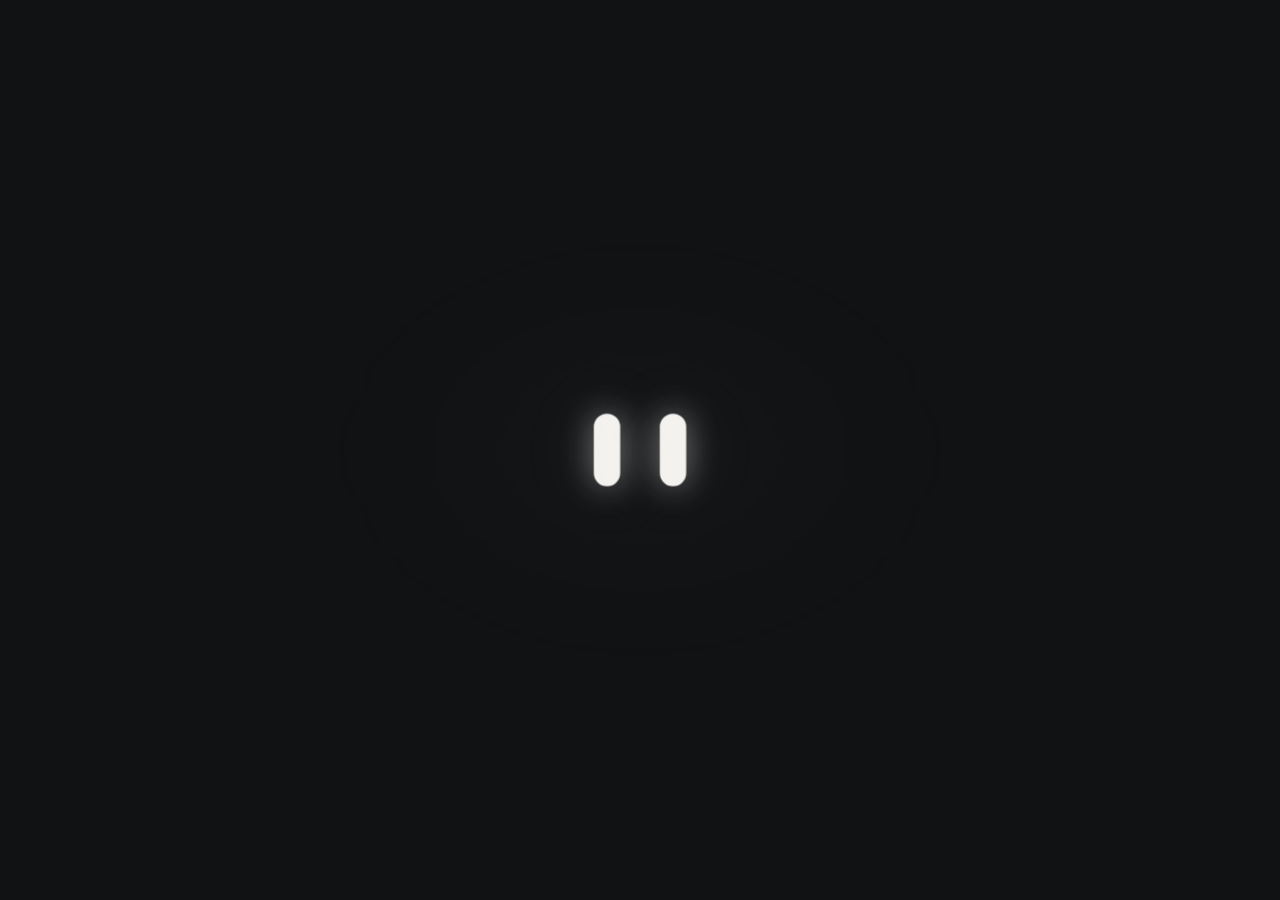
<file: interfaces/rowan/render-live.html>
<html><head><meta charset="utf-8"><script src="tailwind.js"></script><link rel="stylesheet" href="fonts.css"><style>
    /* Bulletproof Fallback CSS (Protects against any CDN or layout delays) */
    .hidden {
      display: none !important;
    }
    [hidden]:not(.live-discrete-anim) {
      display: none !important;
    }

    #emotions-popover.hidden {
      display: none !important;
    }

    #emotions-popover {
      position: absolute;
      right: 0;
      top: 100%;
      margin-top: 10px;
      width: 440px;
      max-width: 90vw;
      background-color: rgba(17, 17, 21, 0.98);
      border: 1px solid #26262e;
      border-radius: 16px;
      padding: 14px;
      box-shadow: 0 20px 60px rgba(0, 0, 0, 0.95);
      z-index: 50;
      display: flex;
      flex-direction: column;
      gap: 12px;
      backdrop-filter: blur(24px);
    }

    /* Modern button and input normalization */
    button {
      font-family: inherit;
    }

    body {
      font-family: 'Inter', sans-serif;
      background-color: #0a0a0c;
      color: #e5e5e5;
      margin: 0;
      padding: 0;
      overflow: hidden;
      user-select: none;
    }
    .mono {
      font-family: 'JetBrains Mono', monospace;
    }
    ::-webkit-scrollbar {
      width: 4px;
    }
    ::-webkit-scrollbar-track {
      background: transparent;
    }
    ::-webkit-scrollbar-thumb {
      background: #202024;
      border-radius: 4px;
    }
    ::-webkit-scrollbar-thumb:hover {
      background: #323238;
    }

    /* Ambient Background Aura & Breathing Glow */
    @keyframes auraBreathing {
      0%, 100% {
        transform: translate(-50%, -50%) scale(1);
        opacity: 0.85;
      }
      50% {
        transform: translate(-50%, -50%) scale(1.08);
        opacity: 1;
      }
    }

    .ambient-glow {
      position: absolute;
      top: 50%;
      left: 50%;
      transform: translate(-50%, -50%);
      width: 420px;
      height: 250px;
      background: radial-gradient(ellipse at center, rgba(243, 242, 238, 0.05) 0%, rgba(243, 242, 238, 0.012) 50%, transparent 75%);
      filter: blur(44px);
      pointer-events: none;
      animation: auraBreathing 5.4s ease-in-out infinite;
      transition: background 0.65s cubic-bezier(0.16, 1, 0.3, 1), 
                  transform 0.65s cubic-bezier(0.16, 1, 0.3, 1), 
                  filter 0.65s ease,
                  opacity 0.65s ease;
      will-change: transform, opacity, background;
    }
    .ambient-glow.listening {
      background: radial-gradient(ellipse at center, rgba(244, 63, 94, 0.12) 0%, rgba(244, 63, 94, 0.03) 50%, transparent 80%);
      transform: translate(-50%, -50%) scale(1.22);
      filter: blur(50px);
      animation-duration: 2.2s;
    }
    .ambient-glow.thinking {
      background: radial-gradient(ellipse at center, rgba(251, 191, 36, 0.11) 0%, rgba(251, 191, 36, 0.025) 55%, transparent 80%);
      transform: translate(-50%, -50%) scale(1.15);
      filter: blur(46px);
      animation-duration: 3s;
    }
    .ambient-glow.speaking {
      background: radial-gradient(ellipse at center, rgba(243, 242, 238, 0.11) 0%, rgba(243, 242, 238, 0.035) 50%, transparent 75%);
      transform: translate(-50%, -50%) scale(1.28);
      filter: blur(52px);
      animation-duration: 1.8s;
    }
    .ambient-glow.live-active {
      background: radial-gradient(ellipse at center, rgba(16, 185, 129, 0.12) 0%, rgba(16, 185, 129, 0.03) 50%, transparent 75%);
      transform: translate(-50%, -50%) scale(1.3);
      filter: blur(52px);
    }

    /* Emotional Auras */
    .ambient-glow.aura-greeting {
      background: radial-gradient(ellipse at center, rgba(243, 242, 238, 0.16) 0%, rgba(147, 197, 253, 0.08) 50%, transparent 75%);
      transform: translate(-50%, -50%) scale(1.32);
      filter: blur(50px);
    }
    .ambient-glow.aura-happy {
      background: radial-gradient(ellipse at center, rgba(254, 240, 138, 0.13) 0%, rgba(243, 242, 238, 0.05) 50%, transparent 78%);
      transform: translate(-50%, -50%) scale(1.28);
      filter: blur(48px);
    }
    .ambient-glow.aura-groove {
      background: radial-gradient(ellipse at center, rgba(168, 85, 247, 0.14) 0%, rgba(236, 72, 153, 0.08) 50%, transparent 80%);
      transform: translate(-50%, -50%) scale(1.4);
      filter: blur(54px);
    }
    .ambient-glow.aura-eureka {
      background: radial-gradient(ellipse at center, rgba(255, 255, 255, 0.22) 0%, rgba(243, 242, 238, 0.08) 50%, transparent 75%);
      transform: translate(-50%, -50%) scale(1.45);
      filter: blur(55px);
    }
    .ambient-glow.aura-confused {
      background: radial-gradient(ellipse at center, rgba(147, 197, 253, 0.11) 0%, rgba(203, 213, 225, 0.04) 50%, transparent 75%);
      transform: translate(-50%, -50%) scale(1.15);
      filter: blur(46px);
    }
    .ambient-glow.aura-focused {
      background: radial-gradient(ellipse at center, rgba(96, 165, 250, 0.12) 0%, rgba(243, 242, 238, 0.03) 40%, transparent 70%);
      transform: translate(-50%, -50%) scale(1.05);
      filter: blur(36px);
    }
    .ambient-glow.aura-surprised {
      background: radial-gradient(ellipse at center, rgba(243, 242, 238, 0.18) 0%, rgba(244, 114, 182, 0.08) 50%, transparent 75%);
      transform: translate(-50%, -50%) scale(1.36);
      filter: blur(52px);
    }
    .ambient-glow.aura-sympathetic {
      background: radial-gradient(ellipse at center, rgba(251, 191, 36, 0.09) 0%, rgba(243, 242, 238, 0.03) 50%, transparent 75%);
      transform: translate(-50%, -50%) scale(1.18);
      filter: blur(46px);
    }
    .ambient-glow.aura-sleepy {
      background: radial-gradient(ellipse at center, rgba(148, 163, 184, 0.04) 0%, transparent 60%);
      transform: translate(-50%, -50%) scale(0.95);
      filter: blur(40px);
      opacity: 0.55;
    }

    /* Soundwave ripple rings behind Rowan Eyes in Speaking/Listening modes */
    .eye-soundwave-ring {
      position: absolute;
      top: 50%;
      left: 50%;
      transform: translate(-50%, -50%);
      width: 110px;
      height: 70px;
      border-radius: 9999px;
      border: 1px solid rgba(243, 242, 238, 0.18);
      pointer-events: none;
      opacity: 0;
      transition: opacity 0.4s ease;
    }
    .speaking .eye-soundwave-ring,
    .listening .eye-soundwave-ring {
      opacity: 1;
      animation: avatarWaveEcho 2.2s cubic-bezier(0, 0.2, 0.8, 1) infinite;
    }
    @keyframes avatarWaveEcho {
      0% {
        transform: translate(-50%, -50%) scale(0.85);
        opacity: 0.6;
      }
      100% {
        transform: translate(-50%, -50%) scale(1.55);
        opacity: 0;
      }
    }

    /* Rowan Eyes Base */
    .rowan-eye {
      width: 1rem; /* 16px */
      height: 2.75rem; /* 44px base */
      border-radius: 9999px;
      background-color: #f3f2ee;
      box-shadow: 0 0 20px rgba(243, 242, 238, 0.45), 0 0 45px rgba(243, 242, 238, 0.15);
      transition: border-radius 0.22s cubic-bezier(0.22, 1, 0.36, 1),
                  box-shadow 0.35s ease,
                  background-color 0.3s ease;
      will-change: transform, height, width, box-shadow;
      transform-origin: center center;
    }

    /* Eye Blinking */
    .rowan-eye.blink {
      transform: scaleY(0.05) !important;
      box-shadow: 0 0 5px rgba(243, 242, 238, 0.15) !important;
      transition: transform 0.07s cubic-bezier(0.4, 0, 0.2, 1), box-shadow 0.07s ease-in-out !important;
    }

    /* ========================================================
       EMOTION KEYFRAME ANIMATIONS & CLASSES
       ======================================================== */
    /* 1. GREETING: Doble rebote elástico hacia arriba y pulso de luz */
    @keyframes emotionGreetingBounce {
      0%, 100% { transform: translateY(0) scaleY(1); }
      20% { transform: translateY(-16px) scaleY(1.12); }
      40% { transform: translateY(2px) scaleY(0.92); }
      60% { transform: translateY(-8px) scaleY(1.05); }
      80% { transform: translateY(0) scaleY(0.98); }
    }
    .emotion-greeting .rowan-eye {
      animation: emotionGreetingBounce 1.25s cubic-bezier(0.34, 1.56, 0.64, 1) 1;
      box-shadow: 0 0 28px rgba(243, 242, 238, 0.75), 0 0 55px rgba(243, 242, 238, 0.35);
    }

    /* 2. HAPPY: Cápsulas en arco sonriente (^ ^), rotadas hacia afuera con rebote rítmico */
    @keyframes emotionHappyBob {
      0%, 100% { transform: translateY(0); }
      50% { transform: translateY(-4.5px); }
    }
    .emotion-happy #eye-left {
      border-radius: 9999px 9999px 40% 40% !important;
      box-shadow: 0 0 24px rgba(254, 240, 138, 0.6), 0 0 45px rgba(243, 242, 238, 0.25);
    }
    .emotion-happy #eye-right {
      border-radius: 9999px 9999px 40% 40% !important;
      box-shadow: 0 0 24px rgba(254, 240, 138, 0.6), 0 0 45px rgba(243, 242, 238, 0.25);
    }
    .emotion-happy #eyes-container {
      animation: emotionHappyBob 0.68s ease-in-out infinite alternate;
    }

    /* 3. CONFUSED: Arqueo asimétrico de ceja con socket ladeado */
    .emotion-confused #eye-left {
      box-shadow: 0 0 22px rgba(243, 242, 238, 0.5);
    }

    /* 4. FOCUSED: Ojos hendidura de precisión, gap estrecho y aura recogida */
    .emotion-focused #eye-socket {
      gap: 1.125rem !important; /* 18px */
    }

    /* 5. SURPRISED: Ojos como platos, más anchos (22px), alargados */
    .emotion-surprised .rowan-eye {
      width: 1.375rem !important; /* 22px */
      box-shadow: 0 0 32px rgba(243, 242, 238, 0.8), 0 0 60px rgba(243, 242, 238, 0.3);
    }

    /* 6. AMUSED: Guiño asimétrico con arco pícaro */
    @keyframes amusedWink {
      0%, 20%, 80%, 100% { transform: scaleY(0.18) rotate(12deg); }
      35%, 65% { transform: scaleY(0.08) rotate(12deg); }
    }
    .emotion-amused #eye-right {
      animation: amusedWink 1.4s ease-in-out infinite;
    }

    /* 7. GROOVE: Head-bobbing rítmico a ~110 BPM (0.54s) con squash & stretch */
    @keyframes grooveHeadBob {
      0% { transform: translateY(0) scale(1, 1); }
      25% { transform: translateY(-7px) rotate(-2.5deg) scale(0.96, 1.12); }
      50% { transform: translateY(3px) rotate(0deg) scale(1.08, 0.92); }
      75% { transform: translateY(-7px) rotate(2.5deg) scale(0.96, 1.12); }
      100% { transform: translateY(0) scale(1, 1); }
    }
    .emotion-groove #eye-socket {
      animation: grooveHeadBob 0.54s ease-in-out infinite;
    }
    .emotion-groove .rowan-eye {
      box-shadow: 0 0 28px rgba(192, 132, 252, 0.65), 0 0 50px rgba(244, 114, 182, 0.35);
    }

    /* 8. SYMPATHETIC: Mirada baja, inclinación suave y tierna */
    .emotion-sympathetic .rowan-eye {
      box-shadow: 0 0 18px rgba(251, 191, 36, 0.4), 0 0 35px rgba(243, 242, 238, 0.15);
    }

    /* 9. EUREKA: Salto elástico con destello resplandeciente */
    @keyframes eurekaHop {
      0% { transform: translateY(0) scale(1); }
      30% { transform: translateY(-18px) scale(1.15, 1.2); }
      60% { transform: translateY(2px) scale(1.05, 0.95); }
      100% { transform: translateY(0) scale(1); }
    }
    .emotion-eureka #eye-socket {
      animation: eurekaHop 0.85s cubic-bezier(0.34, 1.56, 0.64, 1) 1;
    }
    .emotion-eureka .rowan-eye {
      box-shadow: 0 0 38px rgba(255, 255, 255, 0.95), 0 0 70px rgba(243, 242, 238, 0.6) !important;
      background-color: #ffffff !important;
    }

    /* 10. SLEEPY: Cápsulas bajas, pesadas, al 35% de altura */
    .emotion-sleepy .rowan-eye {
      box-shadow: 0 0 10px rgba(243, 242, 238, 0.25);
      opacity: 0.72;
    }

    /* Message entrance animation: soft spring stagger + slide up 6px */
    @keyframes messageIn {
      0% {
        opacity: 0;
        transform: translateY(6px) scale(0.99);
      }
      65% {
        transform: translateY(-0.8px) scale(1.001);
      }
      100% {
        opacity: 1;
        transform: translateY(0) scale(1);
      }
    }
    .msg-entrance {
      animation: messageIn 0.38s cubic-bezier(0.16, 1, 0.3, 1) forwards;
    }

    /* Streaming Cursor Pulsing Effect */
    @keyframes streamCursorBlink {
      0%, 100% { 
        opacity: 1; 
        box-shadow: 0 0 8px rgba(243, 242, 238, 0.6);
      }
      50% { 
        opacity: 0.15; 
        box-shadow: none;
      }
    }
    .stream-cursor {
      display: inline-block;
      width: 6.5px;
      height: 14px;
      margin-left: 3px;
      vertical-align: -2px;
      background-color: #f3f2ee;
      border-radius: 1.5px;
      animation: streamCursorBlink 0.75s ease-in-out infinite;
    }

    /* Modal Animation: scale-95 to scale-100 with backdrop-blur */
    .modal-backdrop-anim {
      opacity: 0;
      transition: opacity 0.26s cubic-bezier(0.16, 1, 0.3, 1);
    }
    .modal-backdrop-anim.open {
      opacity: 1;
    }
    .modal-card-anim {
      opacity: 0;
      transform: scale(0.95);
      transition: transform 0.28s cubic-bezier(0.16, 1, 0.3, 1), opacity 0.24s ease-out;
    }
    .modal-card-anim.open {
      opacity: 1;
      transform: scale(1);
    }

    /* Pulse wave ripples for Mic button */
    .mic-ripple-ring {
      position: absolute;
      inset: -4px;
      border-radius: 14px;
      border: 1.5px solid rgba(244, 63, 94, 0.65);
      pointer-events: none;
      animation: micRippleAnim 1.4s cubic-bezier(0, 0.2, 0.8, 1) infinite;
    }
    @keyframes micRippleAnim {
      0% {
        transform: scale(0.92);
        opacity: 0.95;
      }
      100% {
        transform: scale(1.48);
        opacity: 0;
      }
    }

    /* Live Mode Ripple Ring */
    .live-ripple-ring {
      position: absolute;
      inset: -3px;
      border-radius: 14px;
      border: 1.5px solid rgba(16, 185, 129, 0.7);
      pointer-events: none;
      animation: livePulseAnim 1.35s cubic-bezier(0, 0.2, 0.8, 1) infinite;
    }
    @keyframes livePulseAnim {
      0% {
        transform: scale(0.94);
        opacity: 0.9;
      }
      100% {
        transform: scale(1.45);
        opacity: 0;
      }
    }

    /* Live button audio waves micro animation */
    @keyframes liveWavePulse {
      0%, 100% { transform: scaleY(0.7); }
      50% { transform: scaleY(1.35); }
    }
    .live-active-wave {
      animation: liveWavePulse 0.9s ease-in-out infinite alternate;
    }

    /* Toast Notification Animation */
    .toast-anim {
      transform: translateY(16px) scale(0.94);
      opacity: 0;
      transition: transform 0.32s cubic-bezier(0.16, 1, 0.3, 1), opacity 0.28s ease;
    }
    .toast-anim.show {
      transform: translateY(0) scale(1);
      opacity: 1;
    }

    /* Reorder card flash highlight */
    @keyframes cardSwapGlow {
      0% {
        box-shadow: 0 0 0 1.5px rgba(243, 242, 238, 0.45), 0 0 24px rgba(243, 242, 238, 0.15);
        transform: scale(1.008);
      }
      100% {
        box-shadow: 0 0 0 1px rgba(34, 34, 38, 1), 0 0 0 rgba(243, 242, 238, 0);
        transform: scale(1);
      }
    }
    .card-swapped {
      animation: cardSwapGlow 0.46s cubic-bezier(0.16, 1, 0.3, 1);
    }

    /* Memory row remove animation with height collapse */
    .memory-row {
      transition: opacity 0.26s cubic-bezier(0.4, 0, 0.2, 1),
                  transform 0.26s cubic-bezier(0.4, 0, 0.2, 1),
                  max-height 0.28s cubic-bezier(0.4, 0, 0.2, 1),
                  padding 0.28s ease,
                  margin 0.28s ease;
      max-height: 90px;
    }
    .memory-row.removing {
      opacity: 0;
      transform: translateX(24px) scale(0.96);
      max-height: 0px !important;
      padding-top: 0 !important;
      padding-bottom: 0 !important;
      margin-top: 0 !important;
      margin-bottom: 0 !important;
      overflow: hidden;
      border-color: transparent !important;
    }

    /* PC Control switch spring transitions */
    .toggle-spring {
      transition: transform 0.24s cubic-bezier(0.34, 1.56, 0.64, 1), background-color 0.2s ease;
    }

    /* Bottom dock floating glow upon focus */
    .chat-dock-glow {
      box-shadow: 0 12px 36px rgba(0,0,0,0.7), 0 0 0 0 rgba(243,242,238,0);
      transition: box-shadow 0.3s cubic-bezier(0.16, 1, 0.3, 1), border-color 0.25s ease;
    }
    .chat-dock-glow:focus-within {
      border-color: #3e3e48;
      box-shadow: 0 16px 48px rgba(0,0,0,0.85), 0 0 28px rgba(243, 242, 238, 0.06);
    }
  
    /* --- STITCH 100 EMOTIONS KEYFRAMES --- */
    .tear-drop {

      position: absolute;

      top: 100%;

      left: 50%;

      transform: translateX(-50%);

      width: 4px;

      height: 8px;

      border-radius: 9999px;

      background: rgba(147, 197, 253, 0.85);

      box-shadow: 0 0 8px #93c5fd;

      opacity: 0;

      pointer-events: none;

    }

    .anim-crying .tear-drop {

      animation: tearFalling 1.2s cubic-bezier(0.4, 0, 0.6, 1) infinite;

    }

    @keyframes tearFalling {

      0% { transform: translate(-50%, 2px) scale(0.6); opacity: 0; }

      20% { opacity: 0.9; }

      80% { opacity: 0.7; }

      100% { transform: translate(-50%, 30px) scale(1.1); opacity: 0; }

    }



    /* ================= KEYFRAMES DE ANIMACIONES ESPECIALES ================= */

    @keyframes bounceElastic {

      0%, 100% { transform: translateY(0) scaleY(1) scaleX(1); }

      30% { transform: translateY(-12px) scaleY(1.15) scaleX(0.9); }

      50% { transform: translateY(0) scaleY(0.85) scaleX(1.15); }

      70% { transform: translateY(-4px) scaleY(1.05) scaleX(0.95); }

    }

    .anim-bounce { animation: bounceElastic 0.85s ease infinite; }



    @keyframes laughterShake {

      0%, 100% { transform: translateY(0) scaleY(0.7); }

      25% { transform: translateY(-5px) scaleY(0.78); }

      50% { transform: translateY(2px) scaleY(0.65); }

      75% { transform: translateY(-4px) scaleY(0.75); }

    }

    .anim-laugh { animation: laughterShake 0.3s ease infinite; }



    @keyframes rapidVibe {

      0%, 100% { transform: translate(0, 0); }

      20% { transform: translate(-1.5px, 1px); }

      40% { transform: translate(1.5px, -1px); }

      60% { transform: translate(-1px, -1.5px); }

      80% { transform: translate(1px, 1.5px); }

    }

    .anim-vibe { animation: rapidVibe 0.08s linear infinite; }



    @keyframes glitchJitter {

      0%, 100% { transform: translate(0, 0) skew(0deg); filter: drop-shadow(0 0 10px #f43f5e); }

      20% { transform: translate(-4px, 2px) skew(-6deg); filter: drop-shadow(-3px 0 12px #38bdf8); }

      40% { transform: translate(3px, -2px) skew(4deg); filter: drop-shadow(3px 0 12px #ec4899); }

      60% { transform: translate(-2px, -3px) skew(-3deg); filter: drop-shadow(0 0 16px #a855f7); }

      80% { transform: translate(4px, 1px) skew(5deg); filter: drop-shadow(-2px 0 10px #22c55e); }

    }

    .anim-glitch { animation: glitchJitter 0.18s steps(2, start) infinite; }



    @keyframes grooveBob {

      0%, 100% { transform: translateY(0) scale(1, 1); }

      35% { transform: translateY(-10px) scale(0.92, 1.14); }

      50% { transform: translateY(3px) scale(1.14, 0.88); }

      70% { transform: translateY(-3px) scale(0.98, 1.04); }

    }

    .anim-groove { animation: grooveBob 0.54s cubic-bezier(0.36, 0.07, 0.19, 0.97) infinite; }



    @keyframes scanMotion {

      0%, 100% { transform: translateX(-16px); }

      50% { transform: translateX(16px); }

    }

    .anim-scan { animation: scanMotion 1.4s ease-in-out infinite alternate; }



    @keyframes readingSweep {

      0% { transform: translateX(-18px); }

      70% { transform: translateX(18px); }

      85% { transform: translateX(18px); opacity: 0.7; }

      100% { transform: translateX(-18px); opacity: 1; }

    }

    .anim-reading { animation: readingSweep 1.6s ease-in-out infinite; }



    @keyframes headShake {

      0%, 100% { transform: translateX(0); }

      20% { transform: translateX(-10px); }

      40% { transform: translateX(9px); }

      60% { transform: translateX(-6px); }

      80% { transform: translateX(5px); }

    }

    .anim-headshake { animation: headShake 0.45s ease-in-out infinite; }



    @keyframes heartBeatPulse {

      0%, 100% { transform: scale(1); filter: drop-shadow(0 0 16px rgba(244,114,182,0.3)); }

      15% { transform: scale(1.16); filter: drop-shadow(0 0 28px rgba(244,114,182,0.7)); }

      30% { transform: scale(1.02); }

      45% { transform: scale(1.12); filter: drop-shadow(0 0 24px rgba(244,114,182,0.6)); }

    }

    .anim-heartbeat { animation: heartBeatPulse 1.1s ease infinite; }



    @keyframes zenBreathe {

      0%, 100% { transform: scaleY(0.8) scaleX(0.95); opacity: 0.75; }

      50% { transform: scaleY(1.08) scaleX(1.04); opacity: 1; }

    }

    .anim-zen { animation: zenBreathe 4s ease-in-out infinite; }



    @keyframes paranoidLook {

      0%, 100% { transform: translateX(-18px); }

      20% { transform: translateX(-18px); }

      30% { transform: translateX(18px); }

      60% { transform: translateX(18px); }

      70% { transform: translateX(0); }

      85% { transform: translateY(-6px); }

    }

    .anim-paranoid { animation: paranoidLook 1.8s steps(4) infinite; }



    @keyframes dizzySpin {

      0% { transform: translate(0, 0) rotate(0deg); }

      25% { transform: translate(4px, -4px) rotate(90deg); }

      50% { transform: translate(0, -6px) rotate(180deg); }

      75% { transform: translate(-4px, -2px) rotate(270deg); }

      100% { transform: translate(0, 0) rotate(360deg); }

    }

    .anim-dizzy-left { animation: dizzySpin 1.4s linear infinite; }

    .anim-dizzy-right { animation: dizzySpin 1.4s linear infinite reverse; }



    @keyframes footTap {

      0%, 100% { transform: translateY(0); }

      50% { transform: translateY(-7px); }

    }

    .anim-tap-right { animation: footTap 0.38s ease infinite; }



    @keyframes alternatingHopL {

      0%, 100% { transform: translateY(0); }

      50% { transform: translateY(-9px); }

    }

    @keyframes alternatingHopR {

      0%, 100% { transform: translateY(-9px); }

      50% { transform: translateY(0); }

    }

    .anim-hop-l { animation: alternatingHopL 0.65s ease infinite; }

    .anim-hop-r { animation: alternatingHopR 0.65s ease infinite; }



    @keyframes partyOscillate {

      0%, 100% { transform: translateY(0) rotate(-14deg); }

      50% { transform: translateY(-12px) rotate(14deg); }

    }

    .anim-party { animation: partyOscillate 0.5s ease-in-out infinite alternate; }



    @keyframes yawnStretch {

      0%, 100% { transform: scaleY(0.3) scaleX(1.3); }

      40% { transform: scaleY(1.4) scaleX(0.85); }

      70% { transform: scaleY(1.2) scaleX(0.9); }

      90% { transform: scaleY(0.2) scaleX(1.4); }

    }

    .anim-yawn { animation: yawnStretch 2.8s ease-in-out infinite; }



    @keyframes rechargingFill {

      0% { box-shadow: inset 0 -6px 0 0 #10b981, 0 0 12px #10b981; }

      50% { box-shadow: inset 0 -28px 0 0 #10b981, 0 0 24px #10b981; }

      100% { box-shadow: inset 0 -48px 0 0 #10b981, 0 0 32px #10b981; }

    }

    .anim-recharge { animation: rechargingFill 1.8s ease-in-out infinite alternate; }

    /* ========================================================
       MODO LIVE vs MODO CHAT — FLUID COMPOSITOR TRANSITIONS
       ======================================================== */
    #avatar-section {
      /* Identity transformations prevent stacking-context shifts on state change */
      translate: 0px 0px;
      scale: 1;
      z-index: 25;
      transform-origin: center center;
      transition:
        translate 0.68s cubic-bezier(0.22, 1, 0.36, 1),
        scale 0.68s cubic-bezier(0.22, 1, 0.36, 1);
      @media (prefers-reduced-motion: reduce) {
        transition-duration: 0.2s;
      }
    }

    #messages-container {
      opacity: 1;
      translate: 0px 0px;
      scale: 1;
      transition:
        opacity 0.44s cubic-bezier(0.22, 1, 0.36, 1),
        translate 0.56s cubic-bezier(0.22, 1, 0.36, 1),
        scale 0.56s cubic-bezier(0.22, 1, 0.36, 1);
      @media (prefers-reduced-motion: reduce) {
        translate: none;
        transition-duration: 0.18s;
      }
    }

    footer#chat-footer {
      opacity: 1;
      translate: 0px 0px;
      scale: 1;
      transition:
        opacity 0.4s cubic-bezier(0.22, 1, 0.36, 1),
        translate 0.5s cubic-bezier(0.22, 1, 0.36, 1),
        scale 0.5s cubic-bezier(0.22, 1, 0.36, 1);
      @media (prefers-reduced-motion: reduce) {
        translate: none;
        transition-duration: 0.18s;
      }
    }

    /* En Modo Live: la cara de Rowan se agranda en el centro y el chat desaparece con fluidez */
    body.live-mode-active #avatar-section {
      translate: 0px calc(45vh - 148px);
      scale: 2.08;
      @media (prefers-reduced-motion: reduce) {
        scale: 1.75;
      }
    }

    body.live-mode-active #messages-container {
      opacity: 0;
      translate: 0px 44px;
      scale: 0.96;
      pointer-events: none;
      user-select: none;
      @media (prefers-reduced-motion: reduce) {
        translate: none;
        scale: 1;
      }
    }

    body.live-mode-active footer#chat-footer {
      opacity: 0;
      translate: 0px 36px;
      scale: 0.95;
      pointer-events: none;
      @media (prefers-reduced-motion: reduce) {
        translate: none;
        scale: 1;
      }
    }

    body.live-mode-active .listening .eye-soundwave-ring {
      border-color: rgba(52, 211, 153, 0.32);
    }

    /* Subtítulo inferior del usuario ("abajito") y controles de Modo Live */
    .live-discrete-anim {
      display: flex;
      opacity: 1;
      translate: 0px 0px;
      scale: 1;
      transition:
        display 0.38s,
        opacity 0.38s cubic-bezier(0.22, 1, 0.36, 1),
        translate 0.38s cubic-bezier(0.22, 1, 0.36, 1),
        scale 0.38s cubic-bezier(0.22, 1, 0.36, 1);
      transition-behavior: allow-discrete;
      @media (prefers-reduced-motion: reduce) {
        translate: none;
        scale: 1;
        transition-duration: 0.15s;
      }
    }

    @starting-style {
      .live-discrete-anim {
        opacity: 0;
        translate: 0px 18px;
        scale: 0.96;
      }
    }

    .live-discrete-anim:where([hidden], [data-closing]) {
      opacity: 0;
      translate: 0px 18px;
      scale: 0.96;
      pointer-events: none;
      @media (prefers-reduced-motion: reduce) {
        translate: none;
        scale: 1;
      }
    }

    .live-discrete-anim[hidden] {
      display: none;
    }
  </style><style>html,body{margin:0!important;width:100%!important;height:100%!important;background:#101214!important;overflow:hidden!important}body{display:grid!important;place-items:center!important}*,*:before,*:after{animation:none!important;transition:none!important;opacity:1} #avatar-section{position:relative!important;width:100%!important;height:100%!important}#eyes-container{transform:scale(1.65)!important}#ambient-aura{opacity:.5!important}.sensor-dot{display:none!important}</style></head><body><div class="w-full h-28 shrink-0 flex flex-col items-center justify-center relative overflow-visible pointer-events-none" id="avatar-section">
<div class="relative w-48 h-20 flex items-center justify-center pointer-events-auto" id="eyes-container">
<!-- Atmospheric ambient aura -->
<div class="ambient-glow" id="ambient-aura"></div>
<!-- Soundwave Ripple Ring for voice activity -->
<div class="eye-soundwave-ring"></div>
<!-- Eye Socket Tracked Wrapper (Accelerated with translate3d) -->
<div class="flex items-center justify-center gap-6 p-4 select-none cursor-default will-change-transform transition-[filter] duration-300" id="eye-socket">
<!-- Sensor micro-dot Izquierdo (Standby / Scanning) -->
<div class="sensor-dot absolute -left-4 top-1/2 -translate-y-1/2" id="sensor-dot-left"></div>
<!-- Left Eye con lágrimas -->
<div class="rowan-eye" id="eye-left">
<div class="tear-drop" id="tear-left"></div>
</div>
<!-- Right Eye con lágrimas -->
<div class="rowan-eye" id="eye-right">
<div class="tear-drop" id="tear-right"></div>
</div>
<!-- Sensor micro-dot Derecho (Standby / Scanning) -->
<div class="sensor-dot absolute -right-4 top-1/2 -translate-y-1/2" id="sensor-dot-right"></div>
</div>
</div>
<!-- Etiqueta Mental 'THINKING' con diseño de alta precisión -->
<div class="hidden items-center justify-center gap-2 mt-2 px-3 py-0.5 rounded-full bg-[#0d0d12]/90 border border-cyan-500/30 text-cyan-300 mono text-[9.5px] tracking-[0.22em] uppercase shadow-[0_0_15px_rgba(6,182,212,0.22)] select-none transition-all duration-300" id="thinking-tag">
<span class="w-1.5 h-1.5 rounded-full bg-cyan-400 animate-pulse"></span>
<span>Thinking</span>
<span class="w-7 h-[1px] bg-gradient-to-r from-cyan-400/50 to-transparent"></span>
</div>
</div></body></html>
</file>
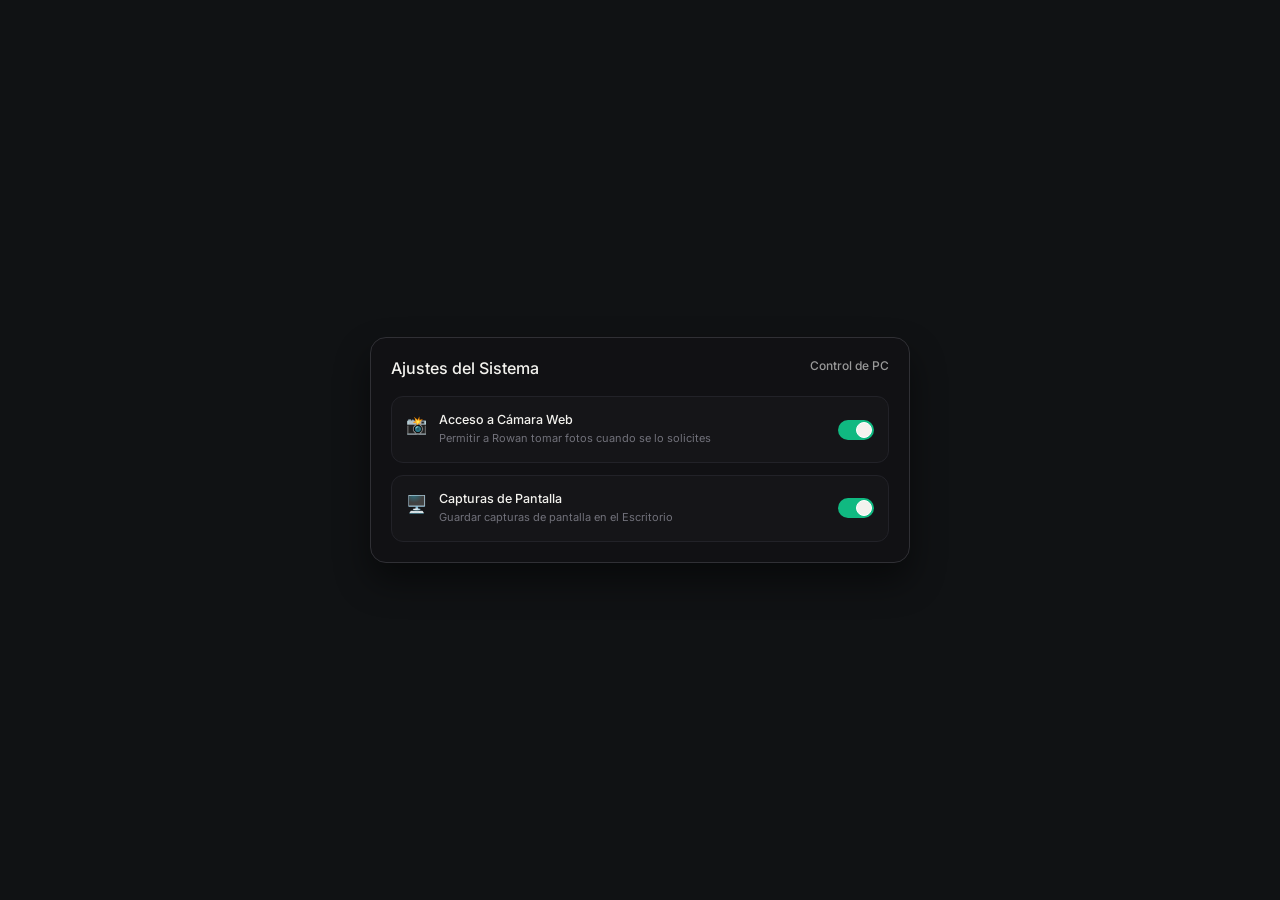
<file: interfaces/rowan/render-settings.html>
<html><head><meta charset="utf-8"><script src="tailwind.js"></script><link rel="stylesheet" href="fonts.css"><style>
    /* Bulletproof Fallback CSS (Protects against any CDN or layout delays) */
    .hidden {
      display: none !important;
    }
    [hidden]:not(.live-discrete-anim) {
      display: none !important;
    }

    #emotions-popover.hidden {
      display: none !important;
    }

    #emotions-popover {
      position: absolute;
      right: 0;
      top: 100%;
      margin-top: 10px;
      width: 440px;
      max-width: 90vw;
      background-color: rgba(17, 17, 21, 0.98);
      border: 1px solid #26262e;
      border-radius: 16px;
      padding: 14px;
      box-shadow: 0 20px 60px rgba(0, 0, 0, 0.95);
      z-index: 50;
      display: flex;
      flex-direction: column;
      gap: 12px;
      backdrop-filter: blur(24px);
    }

    /* Modern button and input normalization */
    button {
      font-family: inherit;
    }

    body {
      font-family: 'Inter', sans-serif;
      background-color: #0a0a0c;
      color: #e5e5e5;
      margin: 0;
      padding: 0;
      overflow: hidden;
      user-select: none;
    }
    .mono {
      font-family: 'JetBrains Mono', monospace;
    }
    ::-webkit-scrollbar {
      width: 4px;
    }
    ::-webkit-scrollbar-track {
      background: transparent;
    }
    ::-webkit-scrollbar-thumb {
      background: #202024;
      border-radius: 4px;
    }
    ::-webkit-scrollbar-thumb:hover {
      background: #323238;
    }

    /* Ambient Background Aura & Breathing Glow */
    @keyframes auraBreathing {
      0%, 100% {
        transform: translate(-50%, -50%) scale(1);
        opacity: 0.85;
      }
      50% {
        transform: translate(-50%, -50%) scale(1.08);
        opacity: 1;
      }
    }

    .ambient-glow {
      position: absolute;
      top: 50%;
      left: 50%;
      transform: translate(-50%, -50%);
      width: 420px;
      height: 250px;
      background: radial-gradient(ellipse at center, rgba(243, 242, 238, 0.05) 0%, rgba(243, 242, 238, 0.012) 50%, transparent 75%);
      filter: blur(44px);
      pointer-events: none;
      animation: auraBreathing 5.4s ease-in-out infinite;
      transition: background 0.65s cubic-bezier(0.16, 1, 0.3, 1), 
                  transform 0.65s cubic-bezier(0.16, 1, 0.3, 1), 
                  filter 0.65s ease,
                  opacity 0.65s ease;
      will-change: transform, opacity, background;
    }
    .ambient-glow.listening {
      background: radial-gradient(ellipse at center, rgba(244, 63, 94, 0.12) 0%, rgba(244, 63, 94, 0.03) 50%, transparent 80%);
      transform: translate(-50%, -50%) scale(1.22);
      filter: blur(50px);
      animation-duration: 2.2s;
    }
    .ambient-glow.thinking {
      background: radial-gradient(ellipse at center, rgba(251, 191, 36, 0.11) 0%, rgba(251, 191, 36, 0.025) 55%, transparent 80%);
      transform: translate(-50%, -50%) scale(1.15);
      filter: blur(46px);
      animation-duration: 3s;
    }
    .ambient-glow.speaking {
      background: radial-gradient(ellipse at center, rgba(243, 242, 238, 0.11) 0%, rgba(243, 242, 238, 0.035) 50%, transparent 75%);
      transform: translate(-50%, -50%) scale(1.28);
      filter: blur(52px);
      animation-duration: 1.8s;
    }
    .ambient-glow.live-active {
      background: radial-gradient(ellipse at center, rgba(16, 185, 129, 0.12) 0%, rgba(16, 185, 129, 0.03) 50%, transparent 75%);
      transform: translate(-50%, -50%) scale(1.3);
      filter: blur(52px);
    }

    /* Emotional Auras */
    .ambient-glow.aura-greeting {
      background: radial-gradient(ellipse at center, rgba(243, 242, 238, 0.16) 0%, rgba(147, 197, 253, 0.08) 50%, transparent 75%);
      transform: translate(-50%, -50%) scale(1.32);
      filter: blur(50px);
    }
    .ambient-glow.aura-happy {
      background: radial-gradient(ellipse at center, rgba(254, 240, 138, 0.13) 0%, rgba(243, 242, 238, 0.05) 50%, transparent 78%);
      transform: translate(-50%, -50%) scale(1.28);
      filter: blur(48px);
    }
    .ambient-glow.aura-groove {
      background: radial-gradient(ellipse at center, rgba(168, 85, 247, 0.14) 0%, rgba(236, 72, 153, 0.08) 50%, transparent 80%);
      transform: translate(-50%, -50%) scale(1.4);
      filter: blur(54px);
    }
    .ambient-glow.aura-eureka {
      background: radial-gradient(ellipse at center, rgba(255, 255, 255, 0.22) 0%, rgba(243, 242, 238, 0.08) 50%, transparent 75%);
      transform: translate(-50%, -50%) scale(1.45);
      filter: blur(55px);
    }
    .ambient-glow.aura-confused {
      background: radial-gradient(ellipse at center, rgba(147, 197, 253, 0.11) 0%, rgba(203, 213, 225, 0.04) 50%, transparent 75%);
      transform: translate(-50%, -50%) scale(1.15);
      filter: blur(46px);
    }
    .ambient-glow.aura-focused {
      background: radial-gradient(ellipse at center, rgba(96, 165, 250, 0.12) 0%, rgba(243, 242, 238, 0.03) 40%, transparent 70%);
      transform: translate(-50%, -50%) scale(1.05);
      filter: blur(36px);
    }
    .ambient-glow.aura-surprised {
      background: radial-gradient(ellipse at center, rgba(243, 242, 238, 0.18) 0%, rgba(244, 114, 182, 0.08) 50%, transparent 75%);
      transform: translate(-50%, -50%) scale(1.36);
      filter: blur(52px);
    }
    .ambient-glow.aura-sympathetic {
      background: radial-gradient(ellipse at center, rgba(251, 191, 36, 0.09) 0%, rgba(243, 242, 238, 0.03) 50%, transparent 75%);
      transform: translate(-50%, -50%) scale(1.18);
      filter: blur(46px);
    }
    .ambient-glow.aura-sleepy {
      background: radial-gradient(ellipse at center, rgba(148, 163, 184, 0.04) 0%, transparent 60%);
      transform: translate(-50%, -50%) scale(0.95);
      filter: blur(40px);
      opacity: 0.55;
    }

    /* Soundwave ripple rings behind Rowan Eyes in Speaking/Listening modes */
    .eye-soundwave-ring {
      position: absolute;
      top: 50%;
      left: 50%;
      transform: translate(-50%, -50%);
      width: 110px;
      height: 70px;
      border-radius: 9999px;
      border: 1px solid rgba(243, 242, 238, 0.18);
      pointer-events: none;
      opacity: 0;
      transition: opacity 0.4s ease;
    }
    .speaking .eye-soundwave-ring,
    .listening .eye-soundwave-ring {
      opacity: 1;
      animation: avatarWaveEcho 2.2s cubic-bezier(0, 0.2, 0.8, 1) infinite;
    }
    @keyframes avatarWaveEcho {
      0% {
        transform: translate(-50%, -50%) scale(0.85);
        opacity: 0.6;
      }
      100% {
        transform: translate(-50%, -50%) scale(1.55);
        opacity: 0;
      }
    }

    /* Rowan Eyes Base */
    .rowan-eye {
      width: 1rem; /* 16px */
      height: 2.75rem; /* 44px base */
      border-radius: 9999px;
      background-color: #f3f2ee;
      box-shadow: 0 0 20px rgba(243, 242, 238, 0.45), 0 0 45px rgba(243, 242, 238, 0.15);
      transition: border-radius 0.22s cubic-bezier(0.22, 1, 0.36, 1),
                  box-shadow 0.35s ease,
                  background-color 0.3s ease;
      will-change: transform, height, width, box-shadow;
      transform-origin: center center;
    }

    /* Eye Blinking */
    .rowan-eye.blink {
      transform: scaleY(0.05) !important;
      box-shadow: 0 0 5px rgba(243, 242, 238, 0.15) !important;
      transition: transform 0.07s cubic-bezier(0.4, 0, 0.2, 1), box-shadow 0.07s ease-in-out !important;
    }

    /* ========================================================
       EMOTION KEYFRAME ANIMATIONS & CLASSES
       ======================================================== */
    /* 1. GREETING: Doble rebote elástico hacia arriba y pulso de luz */
    @keyframes emotionGreetingBounce {
      0%, 100% { transform: translateY(0) scaleY(1); }
      20% { transform: translateY(-16px) scaleY(1.12); }
      40% { transform: translateY(2px) scaleY(0.92); }
      60% { transform: translateY(-8px) scaleY(1.05); }
      80% { transform: translateY(0) scaleY(0.98); }
    }
    .emotion-greeting .rowan-eye {
      animation: emotionGreetingBounce 1.25s cubic-bezier(0.34, 1.56, 0.64, 1) 1;
      box-shadow: 0 0 28px rgba(243, 242, 238, 0.75), 0 0 55px rgba(243, 242, 238, 0.35);
    }

    /* 2. HAPPY: Cápsulas en arco sonriente (^ ^), rotadas hacia afuera con rebote rítmico */
    @keyframes emotionHappyBob {
      0%, 100% { transform: translateY(0); }
      50% { transform: translateY(-4.5px); }
    }
    .emotion-happy #eye-left {
      border-radius: 9999px 9999px 40% 40% !important;
      box-shadow: 0 0 24px rgba(254, 240, 138, 0.6), 0 0 45px rgba(243, 242, 238, 0.25);
    }
    .emotion-happy #eye-right {
      border-radius: 9999px 9999px 40% 40% !important;
      box-shadow: 0 0 24px rgba(254, 240, 138, 0.6), 0 0 45px rgba(243, 242, 238, 0.25);
    }
    .emotion-happy #eyes-container {
      animation: emotionHappyBob 0.68s ease-in-out infinite alternate;
    }

    /* 3. CONFUSED: Arqueo asimétrico de ceja con socket ladeado */
    .emotion-confused #eye-left {
      box-shadow: 0 0 22px rgba(243, 242, 238, 0.5);
    }

    /* 4. FOCUSED: Ojos hendidura de precisión, gap estrecho y aura recogida */
    .emotion-focused #eye-socket {
      gap: 1.125rem !important; /* 18px */
    }

    /* 5. SURPRISED: Ojos como platos, más anchos (22px), alargados */
    .emotion-surprised .rowan-eye {
      width: 1.375rem !important; /* 22px */
      box-shadow: 0 0 32px rgba(243, 242, 238, 0.8), 0 0 60px rgba(243, 242, 238, 0.3);
    }

    /* 6. AMUSED: Guiño asimétrico con arco pícaro */
    @keyframes amusedWink {
      0%, 20%, 80%, 100% { transform: scaleY(0.18) rotate(12deg); }
      35%, 65% { transform: scaleY(0.08) rotate(12deg); }
    }
    .emotion-amused #eye-right {
      animation: amusedWink 1.4s ease-in-out infinite;
    }

    /* 7. GROOVE: Head-bobbing rítmico a ~110 BPM (0.54s) con squash & stretch */
    @keyframes grooveHeadBob {
      0% { transform: translateY(0) scale(1, 1); }
      25% { transform: translateY(-7px) rotate(-2.5deg) scale(0.96, 1.12); }
      50% { transform: translateY(3px) rotate(0deg) scale(1.08, 0.92); }
      75% { transform: translateY(-7px) rotate(2.5deg) scale(0.96, 1.12); }
      100% { transform: translateY(0) scale(1, 1); }
    }
    .emotion-groove #eye-socket {
      animation: grooveHeadBob 0.54s ease-in-out infinite;
    }
    .emotion-groove .rowan-eye {
      box-shadow: 0 0 28px rgba(192, 132, 252, 0.65), 0 0 50px rgba(244, 114, 182, 0.35);
    }

    /* 8. SYMPATHETIC: Mirada baja, inclinación suave y tierna */
    .emotion-sympathetic .rowan-eye {
      box-shadow: 0 0 18px rgba(251, 191, 36, 0.4), 0 0 35px rgba(243, 242, 238, 0.15);
    }

    /* 9. EUREKA: Salto elástico con destello resplandeciente */
    @keyframes eurekaHop {
      0% { transform: translateY(0) scale(1); }
      30% { transform: translateY(-18px) scale(1.15, 1.2); }
      60% { transform: translateY(2px) scale(1.05, 0.95); }
      100% { transform: translateY(0) scale(1); }
    }
    .emotion-eureka #eye-socket {
      animation: eurekaHop 0.85s cubic-bezier(0.34, 1.56, 0.64, 1) 1;
    }
    .emotion-eureka .rowan-eye {
      box-shadow: 0 0 38px rgba(255, 255, 255, 0.95), 0 0 70px rgba(243, 242, 238, 0.6) !important;
      background-color: #ffffff !important;
    }

    /* 10. SLEEPY: Cápsulas bajas, pesadas, al 35% de altura */
    .emotion-sleepy .rowan-eye {
      box-shadow: 0 0 10px rgba(243, 242, 238, 0.25);
      opacity: 0.72;
    }

    /* Message entrance animation: soft spring stagger + slide up 6px */
    @keyframes messageIn {
      0% {
        opacity: 0;
        transform: translateY(6px) scale(0.99);
      }
      65% {
        transform: translateY(-0.8px) scale(1.001);
      }
      100% {
        opacity: 1;
        transform: translateY(0) scale(1);
      }
    }
    .msg-entrance {
      animation: messageIn 0.38s cubic-bezier(0.16, 1, 0.3, 1) forwards;
    }

    /* Streaming Cursor Pulsing Effect */
    @keyframes streamCursorBlink {
      0%, 100% { 
        opacity: 1; 
        box-shadow: 0 0 8px rgba(243, 242, 238, 0.6);
      }
      50% { 
        opacity: 0.15; 
        box-shadow: none;
      }
    }
    .stream-cursor {
      display: inline-block;
      width: 6.5px;
      height: 14px;
      margin-left: 3px;
      vertical-align: -2px;
      background-color: #f3f2ee;
      border-radius: 1.5px;
      animation: streamCursorBlink 0.75s ease-in-out infinite;
    }

    /* Modal Animation: scale-95 to scale-100 with backdrop-blur */
    .modal-backdrop-anim {
      opacity: 0;
      transition: opacity 0.26s cubic-bezier(0.16, 1, 0.3, 1);
    }
    .modal-backdrop-anim.open {
      opacity: 1;
    }
    .modal-card-anim {
      opacity: 0;
      transform: scale(0.95);
      transition: transform 0.28s cubic-bezier(0.16, 1, 0.3, 1), opacity 0.24s ease-out;
    }
    .modal-card-anim.open {
      opacity: 1;
      transform: scale(1);
    }

    /* Pulse wave ripples for Mic button */
    .mic-ripple-ring {
      position: absolute;
      inset: -4px;
      border-radius: 14px;
      border: 1.5px solid rgba(244, 63, 94, 0.65);
      pointer-events: none;
      animation: micRippleAnim 1.4s cubic-bezier(0, 0.2, 0.8, 1) infinite;
    }
    @keyframes micRippleAnim {
      0% {
        transform: scale(0.92);
        opacity: 0.95;
      }
      100% {
        transform: scale(1.48);
        opacity: 0;
      }
    }

    /* Live Mode Ripple Ring */
    .live-ripple-ring {
      position: absolute;
      inset: -3px;
      border-radius: 14px;
      border: 1.5px solid rgba(16, 185, 129, 0.7);
      pointer-events: none;
      animation: livePulseAnim 1.35s cubic-bezier(0, 0.2, 0.8, 1) infinite;
    }
    @keyframes livePulseAnim {
      0% {
        transform: scale(0.94);
        opacity: 0.9;
      }
      100% {
        transform: scale(1.45);
        opacity: 0;
      }
    }

    /* Live button audio waves micro animation */
    @keyframes liveWavePulse {
      0%, 100% { transform: scaleY(0.7); }
      50% { transform: scaleY(1.35); }
    }
    .live-active-wave {
      animation: liveWavePulse 0.9s ease-in-out infinite alternate;
    }

    /* Toast Notification Animation */
    .toast-anim {
      transform: translateY(16px) scale(0.94);
      opacity: 0;
      transition: transform 0.32s cubic-bezier(0.16, 1, 0.3, 1), opacity 0.28s ease;
    }
    .toast-anim.show {
      transform: translateY(0) scale(1);
      opacity: 1;
    }

    /* Reorder card flash highlight */
    @keyframes cardSwapGlow {
      0% {
        box-shadow: 0 0 0 1.5px rgba(243, 242, 238, 0.45), 0 0 24px rgba(243, 242, 238, 0.15);
        transform: scale(1.008);
      }
      100% {
        box-shadow: 0 0 0 1px rgba(34, 34, 38, 1), 0 0 0 rgba(243, 242, 238, 0);
        transform: scale(1);
      }
    }
    .card-swapped {
      animation: cardSwapGlow 0.46s cubic-bezier(0.16, 1, 0.3, 1);
    }

    /* Memory row remove animation with height collapse */
    .memory-row {
      transition: opacity 0.26s cubic-bezier(0.4, 0, 0.2, 1),
                  transform 0.26s cubic-bezier(0.4, 0, 0.2, 1),
                  max-height 0.28s cubic-bezier(0.4, 0, 0.2, 1),
                  padding 0.28s ease,
                  margin 0.28s ease;
      max-height: 90px;
    }
    .memory-row.removing {
      opacity: 0;
      transform: translateX(24px) scale(0.96);
      max-height: 0px !important;
      padding-top: 0 !important;
      padding-bottom: 0 !important;
      margin-top: 0 !important;
      margin-bottom: 0 !important;
      overflow: hidden;
      border-color: transparent !important;
    }

    /* PC Control switch spring transitions */
    .toggle-spring {
      transition: transform 0.24s cubic-bezier(0.34, 1.56, 0.64, 1), background-color 0.2s ease;
    }

    /* Bottom dock floating glow upon focus */
    .chat-dock-glow {
      box-shadow: 0 12px 36px rgba(0,0,0,0.7), 0 0 0 0 rgba(243,242,238,0);
      transition: box-shadow 0.3s cubic-bezier(0.16, 1, 0.3, 1), border-color 0.25s ease;
    }
    .chat-dock-glow:focus-within {
      border-color: #3e3e48;
      box-shadow: 0 16px 48px rgba(0,0,0,0.85), 0 0 28px rgba(243, 242, 238, 0.06);
    }
  
    /* --- STITCH 100 EMOTIONS KEYFRAMES --- */
    .tear-drop {

      position: absolute;

      top: 100%;

      left: 50%;

      transform: translateX(-50%);

      width: 4px;

      height: 8px;

      border-radius: 9999px;

      background: rgba(147, 197, 253, 0.85);

      box-shadow: 0 0 8px #93c5fd;

      opacity: 0;

      pointer-events: none;

    }

    .anim-crying .tear-drop {

      animation: tearFalling 1.2s cubic-bezier(0.4, 0, 0.6, 1) infinite;

    }

    @keyframes tearFalling {

      0% { transform: translate(-50%, 2px) scale(0.6); opacity: 0; }

      20% { opacity: 0.9; }

      80% { opacity: 0.7; }

      100% { transform: translate(-50%, 30px) scale(1.1); opacity: 0; }

    }



    /* ================= KEYFRAMES DE ANIMACIONES ESPECIALES ================= */

    @keyframes bounceElastic {

      0%, 100% { transform: translateY(0) scaleY(1) scaleX(1); }

      30% { transform: translateY(-12px) scaleY(1.15) scaleX(0.9); }

      50% { transform: translateY(0) scaleY(0.85) scaleX(1.15); }

      70% { transform: translateY(-4px) scaleY(1.05) scaleX(0.95); }

    }

    .anim-bounce { animation: bounceElastic 0.85s ease infinite; }



    @keyframes laughterShake {

      0%, 100% { transform: translateY(0) scaleY(0.7); }

      25% { transform: translateY(-5px) scaleY(0.78); }

      50% { transform: translateY(2px) scaleY(0.65); }

      75% { transform: translateY(-4px) scaleY(0.75); }

    }

    .anim-laugh { animation: laughterShake 0.3s ease infinite; }



    @keyframes rapidVibe {

      0%, 100% { transform: translate(0, 0); }

      20% { transform: translate(-1.5px, 1px); }

      40% { transform: translate(1.5px, -1px); }

      60% { transform: translate(-1px, -1.5px); }

      80% { transform: translate(1px, 1.5px); }

    }

    .anim-vibe { animation: rapidVibe 0.08s linear infinite; }



    @keyframes glitchJitter {

      0%, 100% { transform: translate(0, 0) skew(0deg); filter: drop-shadow(0 0 10px #f43f5e); }

      20% { transform: translate(-4px, 2px) skew(-6deg); filter: drop-shadow(-3px 0 12px #38bdf8); }

      40% { transform: translate(3px, -2px) skew(4deg); filter: drop-shadow(3px 0 12px #ec4899); }

      60% { transform: translate(-2px, -3px) skew(-3deg); filter: drop-shadow(0 0 16px #a855f7); }

      80% { transform: translate(4px, 1px) skew(5deg); filter: drop-shadow(-2px 0 10px #22c55e); }

    }

    .anim-glitch { animation: glitchJitter 0.18s steps(2, start) infinite; }



    @keyframes grooveBob {

      0%, 100% { transform: translateY(0) scale(1, 1); }

      35% { transform: translateY(-10px) scale(0.92, 1.14); }

      50% { transform: translateY(3px) scale(1.14, 0.88); }

      70% { transform: translateY(-3px) scale(0.98, 1.04); }

    }

    .anim-groove { animation: grooveBob 0.54s cubic-bezier(0.36, 0.07, 0.19, 0.97) infinite; }



    @keyframes scanMotion {

      0%, 100% { transform: translateX(-16px); }

      50% { transform: translateX(16px); }

    }

    .anim-scan { animation: scanMotion 1.4s ease-in-out infinite alternate; }



    @keyframes readingSweep {

      0% { transform: translateX(-18px); }

      70% { transform: translateX(18px); }

      85% { transform: translateX(18px); opacity: 0.7; }

      100% { transform: translateX(-18px); opacity: 1; }

    }

    .anim-reading { animation: readingSweep 1.6s ease-in-out infinite; }



    @keyframes headShake {

      0%, 100% { transform: translateX(0); }

      20% { transform: translateX(-10px); }

      40% { transform: translateX(9px); }

      60% { transform: translateX(-6px); }

      80% { transform: translateX(5px); }

    }

    .anim-headshake { animation: headShake 0.45s ease-in-out infinite; }



    @keyframes heartBeatPulse {

      0%, 100% { transform: scale(1); filter: drop-shadow(0 0 16px rgba(244,114,182,0.3)); }

      15% { transform: scale(1.16); filter: drop-shadow(0 0 28px rgba(244,114,182,0.7)); }

      30% { transform: scale(1.02); }

      45% { transform: scale(1.12); filter: drop-shadow(0 0 24px rgba(244,114,182,0.6)); }

    }

    .anim-heartbeat { animation: heartBeatPulse 1.1s ease infinite; }



    @keyframes zenBreathe {

      0%, 100% { transform: scaleY(0.8) scaleX(0.95); opacity: 0.75; }

      50% { transform: scaleY(1.08) scaleX(1.04); opacity: 1; }

    }

    .anim-zen { animation: zenBreathe 4s ease-in-out infinite; }



    @keyframes paranoidLook {

      0%, 100% { transform: translateX(-18px); }

      20% { transform: translateX(-18px); }

      30% { transform: translateX(18px); }

      60% { transform: translateX(18px); }

      70% { transform: translateX(0); }

      85% { transform: translateY(-6px); }

    }

    .anim-paranoid { animation: paranoidLook 1.8s steps(4) infinite; }



    @keyframes dizzySpin {

      0% { transform: translate(0, 0) rotate(0deg); }

      25% { transform: translate(4px, -4px) rotate(90deg); }

      50% { transform: translate(0, -6px) rotate(180deg); }

      75% { transform: translate(-4px, -2px) rotate(270deg); }

      100% { transform: translate(0, 0) rotate(360deg); }

    }

    .anim-dizzy-left { animation: dizzySpin 1.4s linear infinite; }

    .anim-dizzy-right { animation: dizzySpin 1.4s linear infinite reverse; }



    @keyframes footTap {

      0%, 100% { transform: translateY(0); }

      50% { transform: translateY(-7px); }

    }

    .anim-tap-right { animation: footTap 0.38s ease infinite; }



    @keyframes alternatingHopL {

      0%, 100% { transform: translateY(0); }

      50% { transform: translateY(-9px); }

    }

    @keyframes alternatingHopR {

      0%, 100% { transform: translateY(-9px); }

      50% { transform: translateY(0); }

    }

    .anim-hop-l { animation: alternatingHopL 0.65s ease infinite; }

    .anim-hop-r { animation: alternatingHopR 0.65s ease infinite; }



    @keyframes partyOscillate {

      0%, 100% { transform: translateY(0) rotate(-14deg); }

      50% { transform: translateY(-12px) rotate(14deg); }

    }

    .anim-party { animation: partyOscillate 0.5s ease-in-out infinite alternate; }



    @keyframes yawnStretch {

      0%, 100% { transform: scaleY(0.3) scaleX(1.3); }

      40% { transform: scaleY(1.4) scaleX(0.85); }

      70% { transform: scaleY(1.2) scaleX(0.9); }

      90% { transform: scaleY(0.2) scaleX(1.4); }

    }

    .anim-yawn { animation: yawnStretch 2.8s ease-in-out infinite; }



    @keyframes rechargingFill {

      0% { box-shadow: inset 0 -6px 0 0 #10b981, 0 0 12px #10b981; }

      50% { box-shadow: inset 0 -28px 0 0 #10b981, 0 0 24px #10b981; }

      100% { box-shadow: inset 0 -48px 0 0 #10b981, 0 0 32px #10b981; }

    }

    .anim-recharge { animation: rechargingFill 1.8s ease-in-out infinite alternate; }

    /* ========================================================
       MODO LIVE vs MODO CHAT — FLUID COMPOSITOR TRANSITIONS
       ======================================================== */
    #avatar-section {
      /* Identity transformations prevent stacking-context shifts on state change */
      translate: 0px 0px;
      scale: 1;
      z-index: 25;
      transform-origin: center center;
      transition:
        translate 0.68s cubic-bezier(0.22, 1, 0.36, 1),
        scale 0.68s cubic-bezier(0.22, 1, 0.36, 1);
      @media (prefers-reduced-motion: reduce) {
        transition-duration: 0.2s;
      }
    }

    #messages-container {
      opacity: 1;
      translate: 0px 0px;
      scale: 1;
      transition:
        opacity 0.44s cubic-bezier(0.22, 1, 0.36, 1),
        translate 0.56s cubic-bezier(0.22, 1, 0.36, 1),
        scale 0.56s cubic-bezier(0.22, 1, 0.36, 1);
      @media (prefers-reduced-motion: reduce) {
        translate: none;
        transition-duration: 0.18s;
      }
    }

    footer#chat-footer {
      opacity: 1;
      translate: 0px 0px;
      scale: 1;
      transition:
        opacity 0.4s cubic-bezier(0.22, 1, 0.36, 1),
        translate 0.5s cubic-bezier(0.22, 1, 0.36, 1),
        scale 0.5s cubic-bezier(0.22, 1, 0.36, 1);
      @media (prefers-reduced-motion: reduce) {
        translate: none;
        transition-duration: 0.18s;
      }
    }

    /* En Modo Live: la cara de Rowan se agranda en el centro y el chat desaparece con fluidez */
    body.live-mode-active #avatar-section {
      translate: 0px calc(45vh - 148px);
      scale: 2.08;
      @media (prefers-reduced-motion: reduce) {
        scale: 1.75;
      }
    }

    body.live-mode-active #messages-container {
      opacity: 0;
      translate: 0px 44px;
      scale: 0.96;
      pointer-events: none;
      user-select: none;
      @media (prefers-reduced-motion: reduce) {
        translate: none;
        scale: 1;
      }
    }

    body.live-mode-active footer#chat-footer {
      opacity: 0;
      translate: 0px 36px;
      scale: 0.95;
      pointer-events: none;
      @media (prefers-reduced-motion: reduce) {
        translate: none;
        scale: 1;
      }
    }

    body.live-mode-active .listening .eye-soundwave-ring {
      border-color: rgba(52, 211, 153, 0.32);
    }

    /* Subtítulo inferior del usuario ("abajito") y controles de Modo Live */
    .live-discrete-anim {
      display: flex;
      opacity: 1;
      translate: 0px 0px;
      scale: 1;
      transition:
        display 0.38s,
        opacity 0.38s cubic-bezier(0.22, 1, 0.36, 1),
        translate 0.38s cubic-bezier(0.22, 1, 0.36, 1),
        scale 0.38s cubic-bezier(0.22, 1, 0.36, 1);
      transition-behavior: allow-discrete;
      @media (prefers-reduced-motion: reduce) {
        translate: none;
        scale: 1;
        transition-duration: 0.15s;
      }
    }

    @starting-style {
      .live-discrete-anim {
        opacity: 0;
        translate: 0px 18px;
        scale: 0.96;
      }
    }

    .live-discrete-anim:where([hidden], [data-closing]) {
      opacity: 0;
      translate: 0px 18px;
      scale: 0.96;
      pointer-events: none;
      @media (prefers-reduced-motion: reduce) {
        translate: none;
        scale: 1;
      }
    }

    .live-discrete-anim[hidden] {
      display: none;
    }
  </style><style>html,body{margin:0!important;width:100%!important;height:100%!important;background:#101214!important;overflow:hidden!important}body{display:grid!important;place-items:center!important}*,*:before,*:after{animation:none!important;transition:none!important;opacity:1} </style></head><body><div style="width:540px;background:#111114;border:1px solid #303035;border-radius:16px;padding:20px;box-shadow:0 18px 35px #0007"><div style="font:500 16px Inter,Arial;color:#f3f2ee;margin-bottom:18px">Ajustes del Sistema <span style="color:#999;font-size:12px;float:right">Control de PC</span></div><div style="display:flex;flex-direction:column;gap:12px"><div class="p-3.5 rounded-xl bg-[#151518] border border-[#222228] flex items-center justify-between gap-4 hover:border-[#2e2e36] transition-colors">
<div class="flex items-start gap-3">
<span class="text-[17px] mt-0.5">📸</span>
<div class="flex flex-col">
<span class="text-[12.5px] font-medium text-[#f3f2ee]">Acceso a Cámara Web</span>
<span class="text-[11px] text-[#71717a] leading-relaxed">Permitir a Rowan tomar fotos cuando se lo solicites</span>
</div>
</div>
<label class="relative inline-flex items-center cursor-pointer shrink-0">
<input checked="" class="sr-only peer" id="allow-camera-toggle" type="checkbox"/>
<div class="w-9 h-5 bg-[#222228] peer-focus:outline-none rounded-full peer peer-checked:after:translate-x-full peer-checked:after:border-white after:content-[''] after:absolute after:top-[2px] after:left-[2px] after:bg-[#f3f2ee] after:border-gray-300 after:border after:rounded-full after:h-4 after:w-4 toggle-spring peer-checked:bg-emerald-500"></div>
</label>
</div><div class="p-3.5 rounded-xl bg-[#151518] border border-[#222228] flex items-center justify-between gap-4 hover:border-[#2e2e36] transition-colors">
<div class="flex items-start gap-3">
<span class="text-[17px] mt-0.5">🖥️</span>
<div class="flex flex-col">
<span class="text-[12.5px] font-medium text-[#f3f2ee]">Capturas de Pantalla</span>
<span class="text-[11px] text-[#71717a] leading-relaxed">Guardar capturas de pantalla en el Escritorio</span>
</div>
</div>
<label class="relative inline-flex items-center cursor-pointer shrink-0">
<input checked="" class="sr-only peer" id="allow-screenshots-toggle" type="checkbox"/>
<div class="w-9 h-5 bg-[#222228] peer-focus:outline-none rounded-full peer peer-checked:after:translate-x-full peer-checked:after:border-white after:content-[''] after:absolute after:top-[2px] after:left-[2px] after:bg-[#f3f2ee] after:border-gray-300 after:border after:rounded-full after:h-4 after:w-4 toggle-spring peer-checked:bg-emerald-500"></div>
</label>
</div></div></div></body></html>
</file>
<file: styles.css>
@font-face{font-family:Inter;src:url('assets/fonts/UcCO3FwrK3iLTeHuS_nVMrMxCp50SjIw2boKoduKmMEVuLyfMZg.ttf')}@font-face{font-family:Inter;src:url('assets/fonts/UcCO3FwrK3iLTeHuS_nVMrMxCp50SjIw2boKoduKmMEVuOKfMZg.ttf');font-weight:700}*{box-sizing:border-box}html{scroll-behavior:smooth;scroll-padding-top:90px}body{margin:0;background:#0a0a0c;color:#f3f2ee;font-family:Inter,Arial,sans-serif;font-size:15px;line-height:1.65;overflow-x:hidden}a{color:inherit;text-decoration:none}.wrap{width:min(1180px,calc(100% - 64px));margin-inline:auto}.nav{height:82px;display:flex;align-items:center;justify-content:space-between;border-bottom:1px solid #ffffff12}.brand{display:inline-flex;align-items:center;gap:10px;font-size:20px;font-weight:700;letter-spacing:-1px}.brand-mark,.tiny-mark{width:27px;height:22px;display:flex;align-items:center;justify-content:center;gap:5px}.brand-mark i,.tiny-mark i{display:block;background:#a5e6ca;border-radius:99px;width:4px;height:11px;box-shadow:0 0 10px #a5e6ca60}.brand-mark i:first-child{height:8px}.brand-mark i:last-child{height:14px}.nav nav{display:flex;gap:38px;color:#a4a4a9;font-size:12px}.nav nav a:hover,.text-link:hover,.under-link:hover{color:#a5e6ca}.nav-cta{border:1px solid #ffffff29;border-radius:3px;padding:10px 15px;font-size:11px}.nav-cta span{color:#a5e6ca;margin-left:14px}.hero{min-height:690px;display:grid;grid-template-columns:.92fr 1.08fr;align-items:center;position:relative;padding-block:68px 92px}.hero-copy{padding:0 0 28px 24px;position:relative;z-index:2}.eyebrow,.section-index{font-size:9px;letter-spacing:1.8px;color:#a8a8ae;font-weight:700}.eyebrow{display:flex;gap:10px;align-items:center}.live-dot{width:6px;height:6px;background:#a5e6ca;border-radius:50%;box-shadow:0 0 12px #a5e6ca}.hero h1{font-size:clamp(48px,6vw,79px);letter-spacing:-5px;line-height:.99;margin:29px 0 22px;font-weight:500}.hero h1 em,h2 em{font-family:Georgia,serif;font-weight:400;color:#a5e6ca}.lede{font-size:15px;color:#aaaab0;max-width:410px;line-height:1.85}.hero-actions{display:flex;align-items:center;gap:24px;margin-top:32px}.button{min-height:48px;padding:0 19px;display:inline-flex;align-items:center;justify-content:center;gap:30px;font-size:11px;font-weight:700}.primary{background:#a5e6ca;color:#101612}.primary:hover{background:#c4f3dc}.text-link,.under-link{font-size:10px;color:#c4c4c9}.hero-note{display:flex;align-items:center;gap:13px;margin-top:62px;font-size:10px;color:#888890;line-height:1.8}.hero-note b{color:#c7c7cb;font-weight:500}.note-line{height:34px;width:1px;background:#a5e6ca}.stage{height:480px;position:relative;display:grid;place-items:center}.stage-orbit{position:absolute;border:1px solid #a5e6ca13;border-radius:50%;width:460px;height:460px}.orbit-b{width:350px;height:350px;border-color:#a5e6ca1c}.desktop{width:min(510px,100%);height:330px;background:#111215;border:1px solid #ffffff1d;border-radius:7px;box-shadow:0 35px 100px #000b;position:relative;transform:perspective(1000px) rotateY(-5deg) rotateX(2deg);overflow:visible}.desk-top{height:38px;border-bottom:1px solid #ffffff12;display:flex;justify-content:space-between;align-items:center;padding:0 15px;color:#74747c;font-size:8px;letter-spacing:.5px}.desk-content{padding:30px 37px}.desk-date{font-size:8px;color:#777780;letter-spacing:1.4px}.desk-title{font-size:26px;letter-spacing:-1px;margin-top:9px}.desk-sub{font-size:10px;color:#898990}.chat-line{font-size:9px;display:flex;align-items:center;gap:10px;margin-top:20px;line-height:1.7;color:#babac0}.tiny-mark{width:19px;flex:none}.tiny-mark i{width:3px;height:9px}.tiny-mark i:first-child{height:6px}.tiny-mark i:last-child{height:12px}.user-line{width:max-content;margin-left:auto;background:#1c1e20;padding:9px 12px;border-radius:4px;color:#d1d1d2}.reply{margin-top:12px}.input-demo{height:37px;border:1px solid #ffffff18;border-radius:3px;margin-top:22px;padding:0 10px;display:flex;align-items:center;justify-content:space-between;color:#66666e;font-size:8px}.send-arrow{background:#a5e6ca;color:#111;width:22px;height:22px;display:grid;place-items:center;font-size:13px}.notch{position:absolute;top:-17px;left:50%;transform:translateX(-50%);width:128px;height:32px;border:1px solid #ffffff24;background:#050506;border-radius:20px;display:flex;align-items:center;justify-content:center;gap:8px;box-shadow:0 0 25px #a5e6ca28}.big{width:14px}.notch-label{font-size:7px;letter-spacing:1.4px;color:#a5e6ca}.notch-pulse{width:4px;height:4px;background:#a5e6ca;border-radius:50%;margin-left:4px;box-shadow:0 0 8px #a5e6ca}.float-tag{position:absolute;display:flex;align-items:center;gap:10px;padding:10px 13px;background:#141518;border:1px solid #ffffff17;font-size:9px;color:#c5c5ca;box-shadow:0 10px 36px #0008}.tag-voice{top:80px;right:-3px}.tag-presence{bottom:76px;left:-5px}.presence-icon{font-size:17px;color:#a5e6ca}.sound-bars,.transcript-wave{height:16px;display:flex;align-items:center;gap:2px}.sound-bars i,.transcript-wave i{width:2px;background:#a5e6ca;border-radius:3px;height:5px;animation:wave 1s ease-in-out infinite alternate}.sound-bars i:nth-child(2n),.transcript-wave i:nth-child(2n){height:12px;animation-delay:.3s}.sound-bars i:nth-child(3n),.transcript-wave i:nth-child(3n){height:8px;animation-delay:.6s}@keyframes wave{to{transform:scaleY(.4);opacity:.55}}.stage-caption{position:absolute;bottom:5px;font-size:8px;letter-spacing:1.7px;color:#64646b}.scroll-cue{position:absolute;bottom:20px;left:50%;transform:translateX(-50%);font-size:8px;letter-spacing:1.6px;color:#797980}.scroll-cue span{color:#a5e6ca;margin-left:12px}.intro{padding-top:102px;padding-bottom:115px;border-top:1px solid #ffffff10}.intro-grid{display:grid;grid-template-columns:1fr .6fr;gap:60px;align-items:end;margin-top:34px}.intro h2,.control h2,.faq h2{font-size:clamp(38px,5vw,61px);font-weight:500;letter-spacing:-3px;line-height:1.08;margin:0}.intro-grid p,.control-grid>div:first-child>p{font-size:13px;line-height:1.9;color:#a2a2a8;margin:0 0 20px}.under-link{border-bottom:1px solid #a5e6ca75;padding-bottom:6px}.under-link span{color:#a5e6ca;margin-left:15px}.feature-rail{display:grid;grid-template-columns:1.2fr 1fr 1fr;gap:22px;margin-top:76px}.feature{border-top:1px solid #ffffff23;padding-top:14px}.feature-art{height:210px;position:relative;overflow:hidden;background:#101113;margin-bottom:18px}.feature-wide .feature-art{height:210px}.feature-meta{display:flex;justify-content:space-between;color:#777780;font-size:8px;letter-spacing:.7px}.feature-meta span:last-child{color:#a5e6ca}.feature h3{font-size:18px;line-height:1.35;letter-spacing:-.45px;font-weight:500;margin:17px 0 9px}.feature p{font-size:11px;line-height:1.8;color:#919198;max-width:370px}.voice-art{display:grid;place-items:center;background:radial-gradient(ellipse at 50% 50%,#163126 0,#0d1411 42%,#101113 75%)}.voice-ring{position:absolute;border:1px solid #a5e6ca24;border-radius:50%;width:165px;height:165px}.ring-2{width:126px;height:126px;border-color:#a5e6ca36}.ring-3{width:85px;height:85px;border-color:#a5e6ca58}.hero-mark{z-index:1;transform:scale(1.5)}.voice-wave{position:absolute;bottom:19px;display:flex;gap:4px;align-items:center;height:20px}.voice-wave i{width:2px;height:8px;background:#a5e6ca;opacity:.8;border-radius:3px}.voice-wave i:nth-child(3n){height:16px}.voice-wave i:nth-child(2n){height:12px}.island-art{display:grid;place-items:center;background:radial-gradient(ellipse,#17231d,#0f1112 70%)}.mini-window{position:absolute;top:61px;left:50%;transform:translateX(-50%);width:180px;height:92px;background:#17191a;border:1px solid #ffffff1d;border-radius:5px;box-shadow:0 18px 30px #0008}.mini-dots{position:absolute;top:7px;left:9px;font-size:8px;color:#666}.mini-eyes{display:flex;gap:11px;position:absolute;top:34px;left:50%;transform:translateX(-50%)}.mini-eyes i{width:7px;height:20px;background:#a5e6ca;border-radius:9px;box-shadow:0 0 12px #a5e6ca80}.mini-time{position:absolute;right:9px;bottom:7px;color:#888;font-size:8px}.island-shadow{position:absolute;width:210px;height:10px;top:160px;background:#a5e6ca20;filter:blur(18px);border-radius:50%}.orbit-dot{position:absolute;width:6px;height:6px;border-radius:50%;background:#a5e6ca;top:46px;right:27%}.settings-art{display:grid;place-items:center;background:radial-gradient(ellipse at 70% 35%,#24231d,#101113 65%)}.settings-card{width:210px;background:#18191a;border:1px solid #ffffff1a;padding:12px 14px;transform:rotate(-3deg);box-shadow:0 16px 35px #0008}.settings-head{display:flex;align-items:center;gap:8px;font-size:9px;padding-bottom:12px;border-bottom:1px solid #ffffff12}.settings-head .tiny-mark{transform:scale(.75);transform-origin:left}.settings-dots{margin-left:auto;color:#666}.setting-row{height:34px;border-bottom:1px solid #ffffff0c;display:flex;align-items:center;justify-content:space-between;font-size:8px;color:#a2a2a7}.toggle{width:24px;height:13px;border-radius:20px;background:#3a3a3d;position:relative}.toggle:after{content:'';position:absolute;width:9px;height:9px;border-radius:50%;background:#ddd;top:2px;left:2px}.toggle.on{background:#4b8169}.toggle.on:after{left:13px;background:#c9f3dd}.setting-arrow{color:#a5e6ca}.control-spark{position:absolute;right:26px;top:22px;color:#a5e6ca;font-size:23px}.voice-section{background:#111315;border-block:1px solid #ffffff0d;padding:83px 0 100px;overflow:hidden}.voice-layout{display:grid;grid-template-columns:1fr 1fr;position:relative;min-height:400px}.voice-layout>.section-index{grid-column:1/-1;margin-bottom:37px}.voice-copy{padding-left:25px}.voice-copy h2,.closing h2{font-size:clamp(40px,5vw,62px);line-height:1.08;letter-spacing:-3px;font-weight:500;margin:24px 0}.voice-copy>p,.closing-copy>p{font-size:13px;color:#9c9ca2;line-height:1.9;max-width:410px}.voice-detail{display:flex;gap:14px;align-items:center;border-top:1px solid #ffffff1a;padding-top:17px;margin-top:30px;color:#8f8f96;font-size:10px;line-height:1.7;max-width:390px}.voice-detail b{color:#dadadd;font-weight:500}.detail-symbol{font-size:23px;color:#a5e6ca}.voice-visual{position:relative;display:grid;place-items:center;min-height:360px}.voice-halo{position:absolute;width:300px;height:300px;border-radius:50%;background:#a5e6ca0c;filter:blur(35px)}.voice-orbit{position:absolute;width:290px;height:290px;border:1px solid #a5e6ca2a;border-radius:50%;box-shadow:0 0 70px #a5e6ca0b,inset 0 0 60px #a5e6ca0a}.voice-orbit:before,.voice-orbit:after{content:'';position:absolute;border:1px solid #a5e6ca1c;border-radius:50%;inset:24px}.voice-orbit:after{inset:51px}.voice-center{z-index:1;transform:scale(2.5)}.transcript{position:absolute;right:0;bottom:18px;background:#191b1c;border:1px solid #ffffff18;padding:14px 17px;font-family:Georgia,serif;font-size:13px;line-height:1.55;color:#e1e1df;box-shadow:0 16px 40px #0007}.transcript-label{display:block;font-family:Inter,Arial,sans-serif;font-size:7px;letter-spacing:1.2px;color:#a5e6ca;margin-bottom:8px}.transcript-wave{height:12px;margin-top:7px}.control{padding-top:105px;padding-bottom:105px;border-bottom:1px solid #ffffff12}.control-grid{display:grid;grid-template-columns:1fr .8fr;gap:100px;margin-top:39px}.control-grid>div:first-child>p{max-width:390px;margin-top:20px}.control-list>div{display:grid;grid-template-columns:40px 1fr;gap:12px;padding:18px 0;border-top:1px solid #ffffff19}.control-list>div>span{color:#a5e6ca;font-size:9px}.control-list p{font-size:10px;color:#929299;line-height:1.8;margin:0}.control-list b{font-weight:500;color:#e0e0e2;font-size:12px}.closing{position:relative;display:grid;grid-template-columns:.9fr 1.1fr;align-items:center;min-height:490px;border-bottom:1px solid #ffffff13}.closing-art{height:340px;position:relative;display:grid;place-items:center}.closing-orbit{width:260px;height:260px;border:1px solid #a5e6ca27;border-radius:50%;box-shadow:0 0 100px #a5e6ca0d,inset 0 0 60px #a5e6ca0c}.closing-orbit:before,.closing-orbit:after{content:'';position:absolute;width:210px;height:210px;border:1px solid #a5e6ca1d;border-radius:50%;margin:24px}.closing-orbit:after{width:160px;height:160px;margin:49px}.closing-mark{position:absolute;transform:scale(3)}.closing-star{position:absolute;top:35px;right:62px;color:#a5e6ca;font-size:21px}.closing-copy{padding-left:45px}.closing h2{margin-block:20px}.closing-copy>p{max-width:430px}.closing-copy .button{margin-top:18px}.release-note{display:block;color:#73737b;font-size:9px;margin-top:17px}.faq{padding-top:85px;padding-bottom:100px;display:grid;grid-template-columns:.85fr 1fr;gap:25px 80px}.faq h2{grid-column:1;grid-row:2}.faq-items{grid-column:2;grid-row:1/3}.faq details{border-top:1px solid #ffffff21;padding:18px 0}.faq summary{list-style:none;cursor:pointer;font-size:12px}.faq summary::-webkit-details-marker{display:none}.faq summary:after{content:'+';float:right;color:#a5e6ca;font-size:17px}.faq details[open] summary:after{content:'−'}.faq details p{font-size:11px;color:#9999a0;line-height:1.8;max-width:500px}.footer{min-height:105px;border-top:1px solid #ffffff16;display:grid;grid-template-columns:1fr 1fr 1fr;align-items:center}.footer>span{font-size:9px;color:#888890}.footer>a:nth-of-type(2){text-align:right;font-size:8px;letter-spacing:1.3px;color:#aaa}.footer small{grid-column:1/-1;color:#5e5e66;font-size:8px;padding-bottom:16px}
@media(max-width:850px){.wrap{width:calc(100% - 40px)}.hero{grid-template-columns:1fr;padding-top:75px;gap:25px}.hero-copy{padding-left:0}.stage{height:420px}.feature-rail{grid-template-columns:1fr 1fr}.feature-wide{grid-column:1/-1}.intro-grid{gap:30px}.control-grid{gap:45px}.closing-copy{padding-left:10px}.nav nav{gap:18px}}
@media(max-width:600px){.wrap{width:calc(100% - 36px)}.nav{height:68px}.nav nav{display:none}.nav-cta{padding:8px 10px;font-size:9px}.hero{padding-top:62px;padding-bottom:75px;min-height:auto}.hero h1{font-size:55px;letter-spacing:-3.6px}.hero-actions{align-items:flex-start;flex-direction:column;gap:16px}.hero-note{margin-top:36px}.stage{height:330px}.desktop{height:282px;transform:none}.desk-content{padding:23px 22px}.stage-orbit{width:320px;height:320px}.orbit-b{width:255px;height:255px}.tag-voice{right:-5px;top:38px}.tag-presence{left:-7px;bottom:47px}.scroll-cue{bottom:17px}.intro{padding-top:70px;padding-bottom:74px}.intro-grid{grid-template-columns:1fr;gap:20px}.intro h2,.control h2,.faq h2{font-size:43px}.feature-rail{grid-template-columns:1fr;gap:36px;margin-top:48px}.feature-wide{grid-column:auto}.feature-art,.feature-wide .feature-art{height:210px}.voice-section{padding:62px 0}.voice-layout{grid-template-columns:1fr}.voice-layout>.section-index{margin-bottom:26px}.voice-copy{padding-left:0}.voice-copy h2,.closing h2{font-size:45px}.voice-visual{min-height:310px}.voice-orbit{width:245px;height:245px}.voice-orbit:before{inset:20px}.voice-orbit:after{inset:42px}.transcript{right:0;bottom:0}.control{padding-block:72px}.control-grid{grid-template-columns:1fr;gap:33px}.closing{grid-template-columns:1fr;padding:24px 0 60px}.closing-art{height:260px}.closing-orbit{width:205px;height:205px}.closing-orbit:before{width:165px;height:165px;margin:19px}.closing-orbit:after{width:125px;height:125px;margin:39px}.closing-copy{padding:0}.faq{grid-template-columns:1fr;gap:25px;padding-block:68px}.faq h2,.faq-items{grid-column:auto;grid-row:auto}.footer{grid-template-columns:1fr auto;gap:10px;padding-top:23px}.footer>span{grid-column:1/-1;grid-row:2}.footer>a:nth-of-type(2){grid-column:2;grid-row:1}.footer small{padding-top:8px}.stage-caption{font-size:7px}.desk-title{font-size:23px}}
@media(prefers-reduced-motion:reduce){*,*:before,*:after{scroll-behavior:auto!important;animation-duration:.01ms!important;animation-iteration-count:1!important;transition-duration:.01ms!important}}

.tiny-mark,.brand-mark{gap:8px}.tiny-mark i,.brand-mark i{width:8px!important;height:20px!important}.big i{width:9px!important;height:21px!important}.hero-mark i{width:12px!important;height:30px!important}.mini-eyes{gap:13px}.mini-eyes i{width:9px!important;height:25px!important}.emotion-section{padding-block:100px 105px;border-bottom:1px solid #ffffff13}.emotion-intro{display:flex;justify-content:space-between;align-items:end;gap:40px;margin-top:34px}.emotion-intro h2{font-size:clamp(40px,5vw,62px);line-height:1.08;letter-spacing:-3px;font-weight:500;margin:0}.emotion-intro p{font-size:12px;color:#98989f;max-width:470px;line-height:1.85;margin:20px 0 0}.emotion-count{display:flex;align-items:center;gap:14px;padding-bottom:7px}.emotion-count strong{font-family:Georgia,serif;font-size:56px;font-weight:400;color:#f3f2ee;line-height:1}.emotion-count span{font-size:8px;letter-spacing:1.3px;line-height:1.7;color:#898990}.emotion-showcase{display:grid;grid-template-columns:.75fr 1.25fr;gap:22px;margin-top:48px}.emotion-stage{position:sticky;top:24px;height:410px;align-self:start;background:radial-gradient(ellipse at 50% 44%,#292a2b,#131415 55%,#0d0e0f);border:1px solid #ffffff19;display:flex;align-items:center;justify-content:center;overflow:hidden}.stage-glow{width:195px;height:195px;border-radius:50%;background:#f3f2ee0c;filter:blur(30px);position:absolute;transition:background .3s}.preview-eyes{display:flex;gap:29px;position:relative;z-index:1;transition:transform .28s ease}.preview-eyes i{display:block;width:16px;height:47px;background:#f3f2ee;border-radius:99px;box-shadow:0 0 16px #f3f2ee86,0 0 48px #f3f2ee55;transition:all .28s ease}.emotion-current{position:absolute;bottom:39px;font-size:10px;letter-spacing:2px;text-transform:uppercase;color:#e6e6e1}.emotion-hint{position:absolute;top:20px;font-size:7px;letter-spacing:1.6px;color:#77777e}.emotion-stage[data-emotion="happy"] .preview-eyes,.emotion-stage[data-emotion="cheerful"] .preview-eyes,.emotion-stage[data-emotion="ecstatic"] .preview-eyes{transform:translateY(-5px) rotate(-4deg)}.emotion-stage[data-emotion="sleepy"] .preview-eyes i,.emotion-stage[data-emotion="sleeping"] .preview-eyes i,.emotion-stage[data-emotion="sad"] .preview-eyes i{height:25px;transform:translateY(7px)}.emotion-stage[data-emotion="surprised"] .preview-eyes i,.emotion-stage[data-emotion="excited"] .preview-eyes i,.emotion-stage[data-emotion="mindblown"] .preview-eyes i{height:60px;width:18px}.emotion-stage[data-emotion="curious"] .preview-eyes{transform:rotate(5deg) translateY(-3px)}.emotion-stage[data-emotion="angry"] .preview-eyes{transform:rotate(-12deg) scaleY(.8)}.emotion-stage[data-emotion="groove"] .preview-eyes{animation:bob .55s ease-in-out infinite alternate}.emotion-stage[data-emotion="zen"] .preview-eyes{animation:bob 2s ease-in-out infinite alternate}.emotion-stage[data-emotion="greeting"] .preview-eyes{animation:bob .45s ease-in-out 3 alternate}@keyframes bob{to{transform:translateY(-7px) scaleY(1.08)}}.emotion-browser{min-width:0}.emotion-tools{display:flex;align-items:center;justify-content:space-between;gap:12px}.emotion-search{height:39px;display:flex;align-items:center;gap:9px;padding:0 12px;border:1px solid #ffffff20;background:#111214;flex:1;color:#a5e6ca}.emotion-search>span{font-size:22px}.emotion-search input{border:0;outline:0;background:transparent;color:#eee;width:100%;font:11px Inter,Arial,sans-serif}.emotion-search input::placeholder{color:#696970}.emotion-result{font-size:9px;color:#898990;white-space:nowrap}.emotion-filters{display:flex;gap:6px;flex-wrap:wrap;margin:13px 0 16px}.emotion-filter{background:transparent;color:#8f8f96;border:1px solid #ffffff1a;padding:7px 9px;font:9px Inter,Arial,sans-serif;cursor:pointer}.emotion-filter:hover,.emotion-filter.active{color:#eee;border-color:#f3f2ee78;background:#f3f2ee0b}.emotion-grid{display:grid;grid-template-columns:repeat(4,minmax(0,1fr));gap:7px;max-height:326px;overflow:auto;padding-right:4px;scrollbar-color:#45454b transparent;scrollbar-width:thin}.emotion-chip{min-width:0;height:61px;background:#111214;border:1px solid #ffffff13;color:#ddd;cursor:pointer;display:flex;flex-direction:column;align-items:center;justify-content:center;gap:6px;position:relative;transition:border-color .18s,background .18s}.emotion-chip:hover,.emotion-chip.selected{border-color:#f3f2ee75;background:#202122}.chip-eyes{display:flex;align-items:center;gap:5px;height:17px}.chip-eyes i{width:4px;height:14px;border-radius:9px;background:#f3f2ee;box-shadow:0 0 6px #f3f2ee88}.chip-name{font-size:7px;letter-spacing:.7px;text-transform:uppercase;max-width:90%;overflow:hidden;text-overflow:ellipsis;white-space:nowrap}.chip-icon{display:none}.emotion-footnote{font-size:9px;color:#686870;margin-top:17px}.emotion-stage[data-emotion="sad"] .stage-glow,.emotion-stage[data-emotion="sleepy"] .stage-glow{background:#7891aa20}.emotion-stage[data-emotion="happy"] .stage-glow,.emotion-stage[data-emotion="eureka"] .stage-glow{background:#f3f2ee1c}
@media(max-width:850px){.emotion-showcase{grid-template-columns:.7fr 1.3fr}.emotion-grid{grid-template-columns:repeat(3,minmax(0,1fr))}.emotion-stage{height:350px}}
@media(max-width:600px){.emotion-section{padding-block:70px}.emotion-intro{align-items:start;flex-direction:column;gap:20px}.emotion-intro h2{font-size:45px}.emotion-count strong{font-size:43px}.emotion-showcase{grid-template-columns:1fr;margin-top:30px}.emotion-stage{position:relative;top:auto;height:260px}.preview-eyes{gap:23px}.preview-eyes i{height:41px;width:14px}.emotion-grid{grid-template-columns:repeat(3,minmax(0,1fr));max-height:290px}.emotion-tools{align-items:stretch}.emotion-filter{padding:7px}.emotion-current{bottom:20px}}

/* Rowan is the pair of softly glowing ivory eyes from the desktop assistant. */
.tiny-mark i,.brand-mark i,.mini-eyes i{background:#f3f2ee;box-shadow:0 0 10px #f3f2ee80,0 0 22px #f3f2ee35}.tiny-mark i,.brand-mark i{width:7px;height:18px;border-radius:99px}.tiny-mark i:first-child,.brand-mark i:first-child{height:15px}.tiny-mark i:last-child,.brand-mark i:last-child{height:18px}.big i{width:8px;height:20px}.mini-eyes{gap:13px}.mini-eyes i{width:9px;height:25px;border-radius:99px}.notch{box-shadow:0 0 25px #f3f2ee16}.notch-label,.notch-pulse{color:#f3f2ee;background-color:#f3f2ee}.notch-label{background:transparent}.hero-mark i{width:11px;height:31px}.hero-mark i:first-child{height:26px}.hero-mark i:last-child{height:31px}.voice-center i,.closing-mark i{background:#f3f2ee;box-shadow:0 0 14px #f3f2eeaa,0 0 32px #f3f2ee55}.feature-meta span:last-child,.voice-detail .detail-symbol,.transcript-label{color:#d8d8d3}

/* Dynamic Island product guide */
.island-guide{padding-block:85px 100px;border-top:1px solid #ffffff18}
.island-guide-heading{display:grid;grid-template-columns:1fr .8fr;gap:60px;align-items:end;margin:30px 0 50px}
.island-guide h2{font-size:clamp(40px,5vw,62px);font-weight:500;letter-spacing:-3px;line-height:1.08;margin:0}
.island-guide p{color:#a2a2aa;font-size:13px;line-height:1.9;margin:12px 0}
.island-states{display:grid;grid-template-columns:repeat(3,1fr);gap:30px}
.island-states article{border-top:1px solid #ffffff28;padding-top:18px}
.island-number{font-size:9px;letter-spacing:1.5px;color:#a5e6ca}
.island-guide h3{font-size:21px;font-weight:500;line-height:1.4;letter-spacing:-.5px;margin:18px 0 10px}
.island-toolbox{display:grid;grid-template-columns:.65fr 1fr;gap:80px;margin-top:65px}
.island-toolbox-intro h3{font-size:32px;line-height:1.2}
.island-toolbox-intro{align-self:start;position:sticky;top:30px}
.island-toolbox-intro p{max-width:280px;margin-bottom:24px}
.island-tools details{border-top:1px solid #ffffff24;padding:19px 0}
.island-tools details:last-child{border-bottom:1px solid #ffffff24}
.island-tools summary{cursor:pointer;font-size:15px;list-style:none;display:flex;justify-content:space-between;gap:18px}
.island-tools summary::-webkit-details-marker{display:none}
.island-tools summary::after{content:'+';color:#a5e6ca}
.island-tools details[open] summary::after{content:'−'}
.island-tools strong{font-weight:500;color:#e0e0e4}
.island-guide a:focus-visible,.island-tools summary:focus-visible{outline:2px solid #a5e6ca;outline-offset:6px}
@media(max-width:850px){.island-guide-heading{gap:30px}.island-toolbox{gap:35px}.nav nav{gap:14px}}
@media(max-width:600px){.island-guide{padding-block:60px}.island-guide-heading,.island-states,.island-toolbox{grid-template-columns:1fr;gap:24px}.island-guide-heading{margin-bottom:30px}.island-toolbox{margin-top:40px}.island-toolbox-intro{position:static}.island-toolbox-intro p{max-width:none}}
</file>
<file: demo.css>
.playground{padding-block:85px}.playground h2{font-size:clamp(38px,5vw,60px);line-height:1.1;letter-spacing:-2px;font-weight:500}.playground>p{color:#aaa;max-width:650px}.demo-shell{display:grid;grid-template-columns:180px 1fr;border-block:1px solid #ffffff20;margin-top:35px;min-height:590px}.demo-shell aside{display:flex;flex-direction:column;gap:4px;padding:20px 14px 20px 0}.demo-shell button,.demo-shell select{font:inherit;color:inherit;background:#202024;border:1px solid #ffffff20;border-radius:10px;padding:10px 14px;cursor:pointer}.demo-shell button:hover,.demo-shell button[aria-pressed=true]{background:#34443d;border-color:#a5e6ca}.demo-desktop{background:radial-gradient(ellipse at center,#242526,#101112);padding:25px 35px;display:flex;flex-direction:column;align-items:center;gap:18px;min-width:0;color:#eee}.demo-desktop.light{background:#e2e3df;color:#18191a}.demo-desktop.light #demo-panel{background:#f7f7f4;color:#171818}.demo-desktop.light button,.demo-desktop.light select{background:#ddd;color:#171818}#demo-pill{display:flex;gap:23px;align-items:center;background:#000;color:white;border-radius:30px;font-size:12px;padding:13px 24px}.demo-eyes{display:flex;gap:10px}.demo-eyes i{width:6px;height:17px;background:#f3f2ee;border-radius:20px;box-shadow:0 0 12px #fff8}#demo-panel{background:#08090b;border:1px solid #ffffff25;border-radius:22px;width:min(100%,600px);box-shadow:0 30px 45px #0006;padding:20px}#demo-panel[hidden]{display:none}#demo-panel header{display:flex;align-items:center;justify-content:space-between;border-bottom:1px solid #ffffff20;padding-bottom:12px}#demo-content{display:flex;gap:10px;flex-wrap:wrap;align-items:center;min-height:280px;padding-block:15px}#demo-content p,#demo-content label,#demo-content textarea,.demo-chat{width:100%;margin:5px 0}#demo-content label{display:flex;align-items:center;gap:15px}#demo-content input:not([type=checkbox]):not([type=color]),#demo-content textarea{max-width:100%;padding:10px;background:#242428;color:white;border:1px solid #555;border-radius:8px}#demo-content input[type=range]{accent-color:#a5e6ca;flex:1}#demo-status{font-size:12px;min-height:50px;text-align:center;max-width:550px;color:#a5e6ca}.light #demo-status{color:#274f3c}.demo-calendar{display:grid;grid-template-columns:repeat(7,1fr);gap:5px;width:100%}.demo-calendar button{padding:6px}.demo-response{padding:18px;background:#a5e6ca18;border-radius:12px;animation:demo-arrive .6s ease}.demo-clock{font-size:45px;text-align:center;font-variant-numeric:tabular-nums}.demo-album{font-size:75px;text-align:center;color:#a5e6ca}.playing{animation:demo-beat 1s ease infinite alternate}@keyframes demo-arrive{from{opacity:0;transform:translateY(10px)}to{opacity:1;transform:none}}@keyframes demo-beat{to{transform:scale(.92) rotate(5deg)}}@media(max-width:650px){.demo-shell{grid-template-columns:1fr}.demo-shell aside{flex-direction:row;overflow:auto;padding:14px 0}.demo-shell aside button{white-space:nowrap}.demo-desktop{padding:20px 10px}#demo-panel{padding:12px}.demo-shell button{font-size:12px}.demo-calendar{gap:3px}}@media(prefers-reduced-motion:reduce){.demo-shell *{animation:none!important}}

.original-demo-help{font-size:12px;color:#b6b6bd;margin:28px 0 14px}.original-demo-viewport{position:relative;width:100%;overflow:hidden;border:1px solid #ffffff26;border-radius:16px;background:#09090b;box-shadow:0 25px 65px #0007}.original-demo-viewport iframe{display:block;border:0;transform-origin:top left}.original-demo-link{font-size:13px}.original-demo-link a{color:#a5e6ca;text-decoration:underline;text-underline-offset:5px}
</file>
<file: showcase.css>
.feature-rail{grid-template-columns:minmax(0,1.2fr) minmax(0,1fr) minmax(0,1fr)}.feature,.stage{min-width:0}.real-ui{position:relative;overflow:hidden;background:radial-gradient(ellipse at 50% 0%,#181b20,#0d0e11);border:1px solid #ffffff16}.hero-real{width:100%;max-width:510px;height:350px;border-radius:12px;transform:perspective(1100px) rotateY(-6deg) rotateX(3deg);box-shadow:0 30px 75px #0009;z-index:1}.real-ui img{display:block;width:100%;height:100%;object-fit:contain;max-width:100%}.real-card{display:block;width:100%;height:230px!important;border-radius:10px;padding:0;margin-bottom:18px;position:relative;box-shadow:0 16px 40px #00000055;transition:border-color .22s ease,transform .22s ease}.real-card img{position:static;display:block;width:100%;height:100%;object-fit:cover;object-position:center;transform:none;filter:none;transition:transform .35s cubic-bezier(.16,1,.3,1)}.real-card:hover{border-color:#a5e6ca80;transform:translateY(-2px)}.real-card:hover img{transform:scale(1.02)}.real-card:focus-visible{outline:2px solid #a5e6ca;outline-offset:4px}@media(max-width:850px){.feature-rail{grid-template-columns:repeat(2,minmax(0,1fr))}}@media(max-width:600px){.feature-rail{grid-template-columns:minmax(0,1fr)}.hero-real{height:280px;transform:none}.real-card{height:210px!important}}
</file>
<file: promo.css>
/* ============================================================================
   PROMO, AMBIENT MOTION & NEBLINA DE SCROLL — Rowan Island Website Copy
   ============================================================================ */

/* -------- 0. CAPAS AMBIENTALES & BARRA DE PROGRESO -------- */
header, main, footer {
  position: relative;
  z-index: 2;
}

.ambient-aura {
  position: fixed;
  inset: 0;
  pointer-events: none;
  z-index: 0;
  overflow: hidden;
}

.ambient-aura span {
  position: absolute;
  border-radius: 50%;
  filter: blur(110px);
  opacity: 0.32;
  will-change: transform;
}

.ambient-aura span:nth-child(1) {
  width: 520px;
  height: 520px;
  top: -140px;
  left: -120px;
  background: radial-gradient(circle, rgba(165, 230, 202, 0.22), transparent 70%);
  animation: auraDriftA 18s ease-in-out infinite alternate;
}

.ambient-aura span:nth-child(2) {
  width: 600px;
  height: 600px;
  top: 32%;
  right: -180px;
  background: radial-gradient(circle, rgba(165, 230, 202, 0.14), transparent 70%);
  animation: auraDriftB 24s ease-in-out infinite alternate;
}

.ambient-aura span:nth-child(3) {
  width: 480px;
  height: 480px;
  bottom: 5%;
  left: 22%;
  background: radial-gradient(circle, rgba(243, 242, 238, 0.08), transparent 70%);
  animation: auraDriftC 21s ease-in-out infinite alternate;
}

@keyframes auraDriftA {
  from { transform: translate3d(0, 0, 0) scale(1); }
  to { transform: translate3d(70px, 55px, 0) scale(1.12); }
}

@keyframes auraDriftB {
  from { transform: translate3d(0, 0, 0) scale(1); }
  to { transform: translate3d(-80px, -65px, 0) scale(1.15); }
}

@keyframes auraDriftC {
  from { transform: translate3d(0, 0, 0) scale(0.95); }
  to { transform: translate3d(60px, -50px, 0) scale(1.1); }
}

/* -------- 1. ENFOQUE GRADUAL AL BAJAR (BORROSO ABAJO → NÍTIDO AL SUBIR) -------- */
.mist-reveal {
  --clarity: 0;
  opacity: calc(0.08 + var(--clarity) * 0.92);
  filter: blur(calc((1 - var(--clarity)) * 14px));
  transform:
    translate3d(0, calc((1 - var(--clarity)) * 38px), 0)
    scale(calc(0.975 + var(--clarity) * 0.025));
  will-change: opacity, filter, transform;
}

.mist-reveal.is-clear {
  opacity: 1;
  filter: none;
  transform: none;
  will-change: auto;
}

/* -------- 2. ANIMACIÓN DE BIENVENIDA (SPLASH INTRO) -------- */
body.intro-locked {
  overflow: hidden;
}

.welcome-intro {
  position: fixed;
  inset: 0;
  z-index: 9999;
  display: grid;
  place-items: center;
  background:
    radial-gradient(ellipse at 50% 42%, rgba(165, 230, 202, 0.08) 0%, transparent 55%),
    radial-gradient(ellipse at 20% 15%, rgba(255, 255, 255, 0.04) 0%, transparent 45%),
    #08090b;
  opacity: 1;
  transition: opacity 0.65s cubic-bezier(0.16, 1, 0.3, 1),
              transform 0.65s cubic-bezier(0.16, 1, 0.3, 1),
              visibility 0s linear 0.65s;
}

.welcome-intro::before {
  content: '';
  position: absolute;
  inset: -20%;
  background: linear-gradient(
    118deg,
    transparent 34%,
    rgba(255, 255, 255, 0.028) 48%,
    rgba(165, 230, 202, 0.03) 52%,
    transparent 66%
  );
  pointer-events: none;
  animation: introBeam 4.5s ease-in-out infinite alternate;
}

.welcome-intro.is-leaving {
  opacity: 0;
  transform: scale(1.025);
  visibility: hidden;
  pointer-events: none;
}

.welcome-inner {
  position: relative;
  z-index: 2;
  display: flex;
  flex-direction: column;
  align-items: center;
  text-align: center;
  padding: 24px;
  max-width: 760px;
}

.welcome-pill {
  width: 82px;
  height: 44px;
  border-radius: 999px;
  background: #0d0f12;
  border: 1px solid rgba(255, 255, 255, 0.14);
  box-shadow:
    0 12px 38px rgba(0, 0, 0, 0.75),
    0 0 28px rgba(165, 230, 202, 0.14);
  display: flex;
  align-items: center;
  justify-content: center;
  gap: 11px;
  animation:
    introPillEnter 0.65s cubic-bezier(0.16, 1, 0.3, 1) both,
    introPillBreathe 2.6s ease-in-out 0.65s infinite alternate;
}

.welcome-pill i {
  display: block;
  width: 6px;
  height: 17px;
  border-radius: 99px;
  background: #f3f2ee;
  box-shadow: 0 0 12px rgba(243, 242, 238, 0.72), 0 0 24px rgba(165, 230, 202, 0.3);
  transform-origin: center center;
  animation: introEyesWake 2.6s cubic-bezier(0.22, 1, 0.36, 1) 0.15s both;
}

.welcome-kicker {
  margin-top: 22px;
  font-size: 10px;
  font-weight: 700;
  letter-spacing: 2.2px;
  color: #a5e6ca;
  opacity: 0;
  animation: introFadeUp 0.55s cubic-bezier(0.16, 1, 0.3, 1) 0.42s forwards;
}

.welcome-title {
  margin: 12px 0 8px;
  font-size: clamp(42px, 6.2vw, 72px);
  font-weight: 500;
  letter-spacing: -3.2px;
  line-height: 1;
  color: #f3f2ee;
  opacity: 0;
  animation: introFadeUp 0.62s cubic-bezier(0.16, 1, 0.3, 1) 0.58s forwards;
}

.welcome-subtitle {
  margin: 0;
  font-size: clamp(19px, 2.5vw, 27px);
  font-weight: 400;
  color: #e4e4e7;
  letter-spacing: -0.4px;
  opacity: 0;
  animation: introFadeUp 0.62s cubic-bezier(0.16, 1, 0.3, 1) 0.74s forwards;
}

.welcome-subtitle em {
  font-family: Georgia, serif;
  font-style: italic;
  color: #a5e6ca;
}

.welcome-chips {
  display: flex;
  flex-wrap: wrap;
  justify-content: center;
  gap: 8px;
  margin-top: 22px;
  opacity: 0;
  animation: introFadeUp 0.55s cubic-bezier(0.16, 1, 0.3, 1) 0.94s forwards;
}

.welcome-chips span {
  display: inline-flex;
  align-items: center;
  gap: 6px;
  padding: 5px 11px;
  border-radius: 999px;
  border: 1px solid rgba(255, 255, 255, 0.11);
  background: rgba(255, 255, 255, 0.03);
  font-size: 11px;
  color: #b8b8c0;
}

.welcome-chips span::before {
  content: '';
  width: 5px;
  height: 5px;
  border-radius: 50%;
  background: #a5e6ca;
  box-shadow: 0 0 8px #a5e6ca;
}

.welcome-progress {
  width: min(210px, 60vw);
  height: 2px;
  margin-top: 28px;
  background: rgba(255, 255, 255, 0.09);
  border-radius: 999px;
  overflow: hidden;
  opacity: 0;
  animation: introFadeUp 0.4s ease 0.95s forwards;
}

.welcome-progress i {
  display: block;
  width: 100%;
  height: 100%;
  background: linear-gradient(90deg, #a5e6ca, #f3f2ee);
  transform-origin: left center;
  transform: scaleX(0);
  animation: introBarFill 2.25s cubic-bezier(0.22, 1, 0.36, 1) 0.95s forwards;
}

@keyframes introBeam {
  from { transform: translateX(-3%) translateY(-2%); }
  to { transform: translateX(3%) translateY(2%); }
}

@keyframes introPillEnter {
  from { opacity: 0; transform: translateY(14px) scale(0.84); }
  to { opacity: 1; transform: translateY(0) scale(1); }
}

@keyframes introPillBreathe {
  from { box-shadow: 0 12px 38px rgba(0, 0, 0, 0.75), 0 0 24px rgba(165, 230, 202, 0.12); }
  to { box-shadow: 0 14px 44px rgba(0, 0, 0, 0.85), 0 0 42px rgba(165, 230, 202, 0.26); }
}

@keyframes introEyesWake {
  0% { transform: scaleY(0.15); opacity: 0.4; }
  22% { transform: scaleY(1.06); opacity: 1; }
  38% { transform: scaleY(1) translateX(-2px); }
  52% { transform: scaleY(0.08) translateX(0); }
  62% { transform: scaleY(1.04) translateX(2px); }
  80% { transform: scaleY(0.96) translateX(0); }
  100% { transform: scaleY(1) translateX(0); }
}

@keyframes introFadeUp {
  from { opacity: 0; transform: translateY(14px); }
  to { opacity: 1; transform: translateY(0); }
}

@keyframes introBarFill {
  to { transform: scaleX(1); }
}

/* -------- 3. ANIMACIONES CONTINUAS EN TODA LA PÁGINA -------- */
/* Parpadeo vivo de ojos en marcas y visuales */
.brand-mark i,
.voice-center i,
.closing-mark i {
  transform-origin: center center;
  animation: eyesIdleBlink 5.4s ease-in-out infinite;
}

.brand-mark i:last-child,
.voice-center i:last-child,
.closing-mark i:last-child {
  animation-delay: 0.04s;
}

@keyframes eyesIdleBlink {
  0%, 91%, 100% { transform: scaleY(1); }
  95% { transform: scaleY(0.12); }
}

/* Pulso tipo sonar en .live-dot */
.live-dot {
  position: relative;
}

.live-dot::after {
  content: '';
  position: absolute;
  inset: -4px;
  border-radius: 50%;
  border: 1px solid rgba(165, 230, 202, 0.65);
  animation: dotSonar 2.2s cubic-bezier(0.16, 1, 0.3, 1) infinite;
}

@keyframes dotSonar {
  0% { transform: scale(0.75); opacity: 0.9; }
  100% { transform: scale(2.4); opacity: 0; }
}

/* Subrayado animado en enlaces del nav */
.nav nav a {
  position: relative;
  padding-bottom: 4px;
  transition: color 0.2s ease;
}

.nav nav a::after {
  content: '';
  position: absolute;
  left: 0;
  right: 0;
  bottom: 0;
  height: 1px;
  background: #a5e6ca;
  transform: scaleX(0);
  transform-origin: left center;
  transition: transform 0.3s cubic-bezier(0.16, 1, 0.3, 1);
}

.nav nav a:hover::after {
  transform: scaleX(1);
}

/* Botón primario con brillo dinámico */
.button.primary {
  position: relative;
  overflow: hidden;
  transition: background 0.22s ease, transform 0.25s cubic-bezier(0.16, 1, 0.3, 1), box-shadow 0.25s ease;
}

.button.primary::after {
  content: '';
  position: absolute;
  top: -40%;
  bottom: -40%;
  left: -60%;
  width: 45%;
  background: linear-gradient(90deg, transparent, rgba(255, 255, 255, 0.35), transparent);
  transform: skewX(-20deg);
  transition: left 0.6s cubic-bezier(0.16, 1, 0.3, 1);
}

.button.primary:hover {
  transform: translateY(-2px);
  box-shadow: 0 12px 32px rgba(165, 230, 202, 0.24);
}

.button.primary:hover::after {
  left: 130%;
}

/* Órbitas y flotantes del Hero */
.stage-orbit.orbit-a {
  border-style: dashed;
  animation: orbitSpin 42s linear infinite;
}

.stage-orbit.orbit-b {
  animation: orbitPulse 6s ease-in-out infinite alternate;
}

.hero-real {
  transition: transform 0.45s cubic-bezier(0.16, 1, 0.3, 1), box-shadow 0.45s ease, border-color 0.3s ease;
  animation: heroFrameFloat 6.5s ease-in-out infinite alternate;
}

.stage:hover .hero-real {
  border-color: rgba(165, 230, 202, 0.35);
  box-shadow: 0 38px 90px rgba(0, 0, 0, 0.72), 0 0 42px rgba(165, 230, 202, 0.08);
}

.float-tag.tag-voice {
  animation: tagBobA 4.8s ease-in-out infinite alternate;
}

.float-tag.tag-presence {
  animation: tagBobB 5.4s ease-in-out infinite alternate;
}

.scroll-cue {
  animation: cueFloat 2.4s ease-in-out infinite;
}

@keyframes orbitSpin {
  to { transform: rotate(360deg); }
}

@keyframes orbitPulse {
  from { transform: scale(0.97); opacity: 0.7; }
  to { transform: scale(1.04); opacity: 1; }
}

@keyframes heroFrameFloat {
  from { transform: perspective(1100px) rotateY(-6deg) rotateX(3deg) translateY(0px); }
  to { transform: perspective(1100px) rotateY(-4deg) rotateX(2deg) translateY(-10px); }
}

@keyframes tagBobA {
  from { transform: translateY(0); }
  to { transform: translateY(-9px); }
}

@keyframes tagBobB {
  from { transform: translateY(0); }
  to { transform: translateY(9px); }
}

@keyframes cueFloat {
  0%, 100% { transform: translateX(-50%) translateY(0); opacity: 0.78; }
  50% { transform: translateX(-50%) translateY(6px); opacity: 1; }
}

/* Entrada escalonada del Hero tras cerrar la bienvenida */
body.intro-locked .hero-copy > *,
body.intro-locked .hero .stage {
  opacity: 0;
  transform: translateY(18px);
}

.hero-copy > *,
.hero .stage {
  transition: opacity 0.8s cubic-bezier(0.16, 1, 0.3, 1), transform 0.8s cubic-bezier(0.16, 1, 0.3, 1);
}

.hero-copy > *:nth-child(2) { transition-delay: 0.08s; }
.hero-copy > *:nth-child(3) { transition-delay: 0.16s; }
.hero-copy > *:nth-child(4) { transition-delay: 0.24s; }
.hero-copy > *:nth-child(5) { transition-delay: 0.32s; }
.hero .stage { transition-delay: 0.18s; }

/* Animaciones en secciones Voz, Cierre, Tarjetas y Acordeones */
.voice-halo {
  animation: haloBreathe 5.5s ease-in-out infinite alternate;
}

.voice-orbit {
  animation: orbitSpin 36s linear infinite;
}

.transcript {
  animation: tagBobA 6s ease-in-out infinite alternate;
}

.closing-orbit {
  position: relative;
  animation: orbitSpin 44s linear infinite reverse;
}

.closing-star {
  animation: starTwinkle 3.8s ease-in-out infinite alternate;
}

@keyframes haloBreathe {
  from { transform: scale(0.92); opacity: 0.6; }
  to { transform: scale(1.12); opacity: 1; }
}

@keyframes starTwinkle {
  from { transform: scale(0.9) rotate(0deg); opacity: 0.65; }
  to { transform: scale(1.18) rotate(35deg); opacity: 1; text-shadow: 0 0 18px rgba(165, 230, 202, 0.65); }
}

.feature,
.island-states article,
.control-list > div,
.faq details,
.island-tools details {
  transition: transform 0.35s cubic-bezier(0.16, 1, 0.3, 1), border-color 0.28s ease, background-color 0.28s ease;
}

.island-states article:hover,
.control-list > div:hover {
  border-top-color: rgba(165, 230, 202, 0.55);
  transform: translateY(-3px);
}

.faq details[open] p,
.island-tools details[open] p {
  animation: detailReveal 0.38s cubic-bezier(0.16, 1, 0.3, 1) both;
}

@keyframes detailReveal {
  from { opacity: 0; transform: translateY(-6px); }
  to { opacity: 1; transform: translateY(0); }
}

.emotion-chip:hover {
  transform: translateY(-2px);
}

/* -------- 4. VIDEOS SIN BARRA DE REPRODUCCIÓN (CANVAS LIMPIO) -------- */
video::-webkit-media-controls,
video::-webkit-media-controls-enclosure,
video::-webkit-media-controls-panel,
video::-webkit-media-controls-start-playback-button {
  display: none !important;
  opacity: 0 !important;
  -webkit-appearance: none !important;
}

.hero-real video {
  display: block;
  width: 100%;
  height: 100%;
  object-fit: cover;
  border-radius: inherit;
  pointer-events: none;
}

.button.ghost-promo {
  border: 1px solid rgba(255, 255, 255, 0.2);
  color: #f3f2ee;
  background: rgba(255, 255, 255, 0.03);
  gap: 12px;
  cursor: pointer;
  transition: border-color 0.22s, background 0.22s, color 0.22s, transform 0.22s cubic-bezier(0.16, 1, 0.3, 1);
}

.button.ghost-promo:hover {
  border-color: #a5e6ca;
  color: #a5e6ca;
  background: rgba(165, 230, 202, 0.06);
  transform: translateY(-2px);
}

/* -------- 5. SECCIÓN EN ACCIÓN + MOMENTOS -------- */
.promo-section {
  padding-block: 88px 92px;
  border-top: 1px solid rgba(255, 255, 255, 0.08);
}

.promo-head {
  display: grid;
  grid-template-columns: 1fr 0.72fr;
  gap: 48px;
  align-items: end;
  margin-top: 28px;
  margin-bottom: 36px;
}

.promo-head h2 {
  font-size: clamp(38px, 5vw, 61px);
  font-weight: 500;
  letter-spacing: -3px;
  line-height: 1.06;
  margin: 0;
}

.promo-head p {
  margin: 0;
  font-size: 13px;
  line-height: 1.85;
  color: #a2a2a8;
}

.promo-layout {
  display: grid;
  grid-template-columns: minmax(0, 1.45fr) 310px;
  gap: 20px;
  align-items: stretch;
}

.promo-player-shell {
  position: relative;
  border-radius: 14px;
  overflow: hidden;
  border: 1px solid rgba(255, 255, 255, 0.14);
  background: #060709;
  box-shadow: 0 28px 75px rgba(0, 0, 0, 0.65);
  aspect-ratio: 16 / 9;
  transition: border-color 0.3s ease, box-shadow 0.35s ease;
}

.promo-player-shell:hover {
  border-color: rgba(165, 230, 202, 0.35);
  box-shadow: 0 32px 85px rgba(0, 0, 0, 0.72), 0 0 40px rgba(165, 230, 202, 0.06);
}

.promo-player-shell video {
  display: block;
  width: 100%;
  height: 100%;
  object-fit: cover;
  background: #050507;
  cursor: pointer;
}

.promo-ambient-controls {
  position: absolute;
  top: 12px;
  right: 12px;
  z-index: 4;
  display: flex;
  gap: 6px;
  opacity: 0;
  transform: translateY(-4px);
  transition: opacity 0.25s ease, transform 0.25s ease;
}

.promo-player-shell:hover .promo-ambient-controls,
.promo-player-shell:focus-within .promo-ambient-controls {
  opacity: 1;
  transform: translateY(0);
}

.promo-ctrl-pill {
  background: rgba(9, 10, 12, 0.78);
  border: 1px solid rgba(255, 255, 255, 0.16);
  color: #d4d4dc;
  font-family: inherit;
  font-size: 10px;
  font-weight: 600;
  letter-spacing: 0.4px;
  padding: 5px 11px;
  border-radius: 999px;
  backdrop-filter: blur(8px);
  cursor: pointer;
  transition: border-color 0.18s, color 0.18s, background 0.18s;
}

.promo-ctrl-pill:hover,
.promo-ctrl-pill[aria-pressed="true"] {
  border-color: rgba(165, 230, 202, 0.5);
  color: #a5e6ca;
  background: rgba(165, 230, 202, 0.08);
}

.promo-chapters {
  display: flex;
  flex-direction: column;
  gap: 8px;
  padding: 14px;
  border-radius: 14px;
  background: #0f1014;
  border: 1px solid rgba(255, 255, 255, 0.1);
}

.promo-chapters-title {
  font-size: 9px;
  font-weight: 700;
  letter-spacing: 1.8px;
  color: #888890;
  padding: 4px 6px 8px;
  border-bottom: 1px solid rgba(255, 255, 255, 0.08);
}

.promo-chap-btn {
  display: grid;
  grid-template-columns: 28px 1fr;
  gap: 8px;
  align-items: center;
  width: 100%;
  padding: 9px 10px;
  border-radius: 9px;
  border: 1px solid rgba(255, 255, 255, 0.06);
  background: rgba(255, 255, 255, 0.02);
  color: #b4b4bc;
  font-family: inherit;
  text-align: left;
  cursor: pointer;
  transition: background 0.2s, border-color 0.2s, color 0.2s, transform 0.22s cubic-bezier(0.16, 1, 0.3, 1);
}

.promo-chap-btn:hover {
  background: rgba(255, 255, 255, 0.05);
  border-color: rgba(255, 255, 255, 0.16);
  color: #f3f2ee;
  transform: translateX(3px);
}

.promo-chap-btn.active {
  background: rgba(165, 230, 202, 0.1);
  border-color: rgba(165, 230, 202, 0.45);
  color: #f3f2ee;
  transform: translateX(2px);
}

.promo-chap-time {
  font-family: ui-monospace, SFMono-Regular, Menlo, monospace;
  font-size: 10px;
  color: #a5e6ca;
}

.promo-chap-name {
  font-size: 12px;
  font-weight: 500;
  line-height: 1.3;
}

/* -------- 6. ANIMACIONES EN TARJETAS & ESCENARIO DE EMOCIONES -------- */
.real-card video.clip-loop {
  display: block;
  width: 100%;
  height: 100%;
  object-fit: cover;
  border-radius: 6px;
  pointer-events: none;
  transition: transform 0.55s cubic-bezier(0.16, 1, 0.3, 1);
}

.real-card:hover video.clip-loop {
  transform: scale(1.035);
}

.emo-stage-clip {
  position: absolute;
  inset: 0;
  width: 100%;
  height: 100%;
  object-fit: cover;
  opacity: 0;
  pointer-events: none;
  z-index: 2;
  transition: opacity 0.4s cubic-bezier(0.16, 1, 0.3, 1);
}

.emotion-stage.is-desktop-mode .emo-stage-clip {
  opacity: 1;
}

.emotion-stage.is-desktop-mode #rowan-emotion-face,
.emotion-stage.is-desktop-mode .emotion-current,
.emotion-stage.is-desktop-mode .emotion-hint {
  opacity: 0;
  transition: opacity 0.25s ease;
}

.emo-stage-toggle {
  position: absolute;
  top: 14px;
  right: 14px;
  z-index: 4;
  background: rgba(9, 10, 12, 0.72);
  border: 1px solid rgba(255, 255, 255, 0.15);
  color: #c6c6ce;
  font-family: inherit;
  font-size: 9.5px;
  letter-spacing: 0.6px;
  text-transform: uppercase;
  padding: 5px 10px;
  border-radius: 999px;
  cursor: pointer;
  backdrop-filter: blur(8px);
  transition: border-color 0.2s, color 0.2s, background 0.2s;
}

.emo-stage-toggle:hover,
.emo-stage-toggle[aria-pressed="true"] {
  border-color: rgba(165, 230, 202, 0.55);
  color: #a5e6ca;
  background: rgba(165, 230, 202, 0.1);
}

@media (max-width: 920px) {
  .promo-head,
  .promo-layout {
    grid-template-columns: 1fr;
    gap: 20px;
  }
  .promo-chapters {
    display: grid;
    grid-template-columns: repeat(auto-fit, minmax(190px, 1fr));
  }
  .promo-chapters-title {
    grid-column: 1 / -1;
  }
}

@media (max-width: 600px) {
  .promo-ambient-controls {
    opacity: 1;
    transform: none;
  }
  .hero-real {
    animation: none;
  }
}

@media (prefers-reduced-motion: reduce) {
  .welcome-intro,
  .ambient-aura {
    display: none !important;
  }
  .mist-reveal {
    opacity: 1 !important;
    transform: none !important;
    filter: none !important;
  }
}
</file>
<file: rowan-face.css>
/* ============================================================================
   ROWAN FACE — Estilos y Animaciones Exactas (100 Emociones)
   Extraído de rowan/ui/index.html (Rowan Island v1.0)
   ============================================================================ */

.rowan-avatar-stage {
  position: relative;
  width: 240px;
  height: 110px;
  display: flex;
  align-items: center;
  justify-content: center;
  overflow: visible;
  user-select: none;
}

.rowan-avatar-stage.notch-mode {
  width: 90px;
  height: 36px;
  transform: scale(0.46);
  transform-origin: center center;
}

.rowan-eyes-container {
  position: relative;
  width: 192px;
  height: 80px;
  display: flex;
  align-items: center;
  justify-content: center;
}

@keyframes auraBreathing {
  0%, 100% {
    transform: translate(-50%, -50%) scale(1);
    opacity: 0.85;
  }
  50% {
    transform: translate(-50%, -50%) scale(1.08);
    opacity: 1;
  }
}

.ambient-glow {
  position: absolute;
  top: 50%;
  left: 50%;
  transform: translate(-50%, -50%);
  width: 420px;
  height: 250px;
  background: radial-gradient(ellipse at center, rgba(243, 242, 238, 0.06) 0%, rgba(243, 242, 238, 0.015) 50%, transparent 75%);
  filter: blur(44px);
  pointer-events: none;
  animation: auraBreathing 5.4s ease-in-out infinite;
  transition: background 0.65s cubic-bezier(0.16, 1, 0.3, 1),
              transform 0.65s cubic-bezier(0.16, 1, 0.3, 1),
              filter 0.65s ease,
              opacity 0.65s ease;
  will-change: transform, opacity, background;
}

.rowan-eyes-container.listening .ambient-glow {
  background: radial-gradient(ellipse at center, rgba(244, 63, 94, 0.16) 0%, rgba(244, 63, 94, 0.03) 50%, transparent 80%);
  transform: translate(-50%, -50%) scale(1.22);
  filter: blur(50px);
  animation-duration: 2.2s;
}

.rowan-eyes-container.thinking .ambient-glow {
  background: radial-gradient(ellipse at center, rgba(251, 191, 36, 0.14) 0%, rgba(251, 191, 36, 0.025) 55%, transparent 80%);
  transform: translate(-50%, -50%) scale(1.15);
  filter: blur(46px);
  animation-duration: 3s;
}

.rowan-eyes-container.speaking .ambient-glow {
  background: radial-gradient(ellipse at center, rgba(243, 242, 238, 0.15) 0%, rgba(243, 242, 238, 0.035) 50%, transparent 75%);
  transform: translate(-50%, -50%) scale(1.28);
  filter: blur(52px);
  animation-duration: 1.8s;
}

.eye-soundwave-ring {
  position: absolute;
  top: 50%;
  left: 50%;
  transform: translate(-50%, -50%);
  width: 110px;
  height: 70px;
  border-radius: 9999px;
  border: 1px solid rgba(243, 242, 238, 0.18);
  pointer-events: none;
  opacity: 0;
  transition: opacity 0.4s ease;
}

.rowan-eyes-container.speaking .eye-soundwave-ring,
.rowan-eyes-container.listening .eye-soundwave-ring {
  opacity: 1;
  animation: avatarWaveEcho 2.2s cubic-bezier(0, 0.2, 0.8, 1) infinite;
}

@keyframes avatarWaveEcho {
  0% {
    transform: translate(-50%, -50%) scale(0.85);
    opacity: 0.6;
  }
  100% {
    transform: translate(-50%, -50%) scale(1.55);
    opacity: 0;
  }
}

.eye-socket {
  position: relative;
  display: flex;
  align-items: center;
  justify-content: center;
  gap: 24px;
  padding: 16px;
  will-change: transform;
  transition: filter 0.3s ease;
}

.sensor-dot {
  position: absolute;
  top: 50%;
  transform: translateY(-50%);
  width: 5px;
  height: 5px;
  border-radius: 9999px;
  background: #38bdf8;
  box-shadow: 0 0 8px rgba(56, 189, 248, 0.8);
  opacity: 0;
  transition: opacity 0.25s ease;
  pointer-events: none;
}

.sensor-dot-left { left: -10px; }
.sensor-dot-right { right: -10px; }

.rowan-eyes-container.sensor-active .sensor-dot {
  opacity: 0.9;
  animation: sensorPulse 1.4s ease-in-out infinite alternate;
}

@keyframes sensorPulse {
  0% { opacity: 0.35; transform: translateY(-50%) scale(0.85); }
  100% { opacity: 1; transform: translateY(-50%) scale(1.15); }
}

.rowan-eye {
  position: relative;
  width: 16px;
  height: 44px;
  border-radius: 9999px;
  background-color: #f3f2ee;
  box-shadow: 0 0 20px rgba(243, 242, 238, 0.45), 0 0 45px rgba(243, 242, 238, 0.15);
  transition: border-radius 0.22s cubic-bezier(0.22, 1, 0.36, 1),
              box-shadow 0.35s ease,
              background-color 0.3s ease;
  will-change: transform, height, width, box-shadow;
  transform-origin: center center;
}

.rowan-eye.blink {
  transform: scaleY(0.05) !important;
  box-shadow: 0 0 5px rgba(243, 242, 238, 0.15) !important;
  transition: transform 0.07s cubic-bezier(0.4, 0, 0.2, 1), box-shadow 0.07s ease-in-out !important;
}

.tear-drop {
  position: absolute;
  top: 100%;
  left: 50%;
  transform: translateX(-50%);
  width: 4px;
  height: 8px;
  border-radius: 9999px;
  background: rgba(147, 197, 253, 0.85);
  box-shadow: 0 0 8px #93c5fd;
  opacity: 0;
  pointer-events: none;
}

.anim-crying .tear-drop {
  animation: tearFalling 1.2s cubic-bezier(0.4, 0, 0.6, 1) infinite;
}

@keyframes tearFalling {
  0% { transform: translate(-50%, 2px) scale(0.6); opacity: 0; }
  20% { opacity: 0.9; }
  80% { opacity: 0.7; }
  100% { transform: translate(-50%, 30px) scale(1.1); opacity: 0; }
}

@keyframes bounceElastic {
  0%, 100% { transform: translateY(0) scaleY(1) scaleX(1); }
  30% { transform: translateY(-12px) scaleY(1.15) scaleX(0.9); }
  50% { transform: translateY(0) scaleY(0.85) scaleX(1.15); }
  70% { transform: translateY(-4px) scaleY(1.05) scaleX(0.95); }
}
.anim-bounce { animation: bounceElastic 0.85s ease infinite; }

@keyframes laughterShake {
  0%, 100% { transform: translateY(0) scaleY(0.7); }
  25% { transform: translateY(-5px) scaleY(0.78); }
  50% { transform: translateY(2px) scaleY(0.65); }
  75% { transform: translateY(-4px) scaleY(0.75); }
}
.anim-laugh { animation: laughterShake 0.3s ease infinite; }

@keyframes rapidVibe {
  0%, 100% { transform: translate(0, 0); }
  20% { transform: translate(-1.5px, 1px); }
  40% { transform: translate(1.5px, -1px); }
  60% { transform: translate(-1px, -1.5px); }
  80% { transform: translate(1px, 1.5px); }
}
.anim-vibe { animation: rapidVibe 0.08s linear infinite; }

@keyframes glitchJitter {
  0%, 100% { transform: translate(0, 0) skew(0deg); filter: drop-shadow(0 0 10px #f43f5e); }
  20% { transform: translate(-4px, 2px) skew(-6deg); filter: drop-shadow(-3px 0 12px #38bdf8); }
  40% { transform: translate(3px, -2px) skew(4deg); filter: drop-shadow(3px 0 12px #ec4899); }
  60% { transform: translate(-2px, -3px) skew(-3deg); filter: drop-shadow(0 0 16px #a855f7); }
  80% { transform: translate(4px, 1px) skew(5deg); filter: drop-shadow(-2px 0 10px #22c55e); }
}
.anim-glitch { animation: glitchJitter 0.18s steps(2, start) infinite; }

@keyframes grooveBob {
  0%, 100% { transform: translateY(0) scale(1, 1); }
  35% { transform: translateY(-10px) scale(0.92, 1.14); }
  50% { transform: translateY(3px) scale(1.14, 0.88); }
  70% { transform: translateY(-3px) scale(0.98, 1.04); }
}
.anim-groove { animation: grooveBob 0.54s cubic-bezier(0.36, 0.07, 0.19, 0.97) infinite; }

@keyframes scanMotion {
  0%, 100% { transform: translateX(-16px); }
  50% { transform: translateX(16px); }
}
.anim-scan { animation: scanMotion 1.4s ease-in-out infinite alternate; }

@keyframes readingSweep {
  0% { transform: translateX(-18px); }
  70% { transform: translateX(18px); }
  85% { transform: translateX(18px); opacity: 0.7; }
  100% { transform: translateX(-18px); opacity: 1; }
}
.anim-reading { animation: readingSweep 1.6s ease-in-out infinite; }

@keyframes headShake {
  0%, 100% { transform: translateX(0); }
  20% { transform: translateX(-10px); }
  40% { transform: translateX(9px); }
  60% { transform: translateX(-6px); }
  80% { transform: translateX(5px); }
}
.anim-headshake { animation: headShake 0.45s ease-in-out infinite; }

@keyframes heartBeatPulse {
  0%, 100% { transform: scale(1); filter: drop-shadow(0 0 16px rgba(244,114,182,0.3)); }
  15% { transform: scale(1.16); filter: drop-shadow(0 0 28px rgba(244,114,182,0.7)); }
  30% { transform: scale(1.02); }
  45% { transform: scale(1.12); filter: drop-shadow(0 0 24px rgba(244,114,182,0.6)); }
}
.anim-heartbeat { animation: heartBeatPulse 1.1s ease infinite; }

@keyframes zenBreathe {
  0%, 100% { transform: scaleY(0.8) scaleX(0.95); opacity: 0.75; }
  50% { transform: scaleY(1.08) scaleX(1.04); opacity: 1; }
}
.anim-zen { animation: zenBreathe 4s ease-in-out infinite; }

@keyframes paranoidLook {
  0%, 100% { transform: translateX(-18px); }
  20% { transform: translateX(-18px); }
  30% { transform: translateX(18px); }
  60% { transform: translateX(18px); }
  70% { transform: translateX(0); }
  85% { transform: translateY(-6px); }
}
.anim-paranoid { animation: paranoidLook 1.8s steps(4) infinite; }

@keyframes dizzySpin {
  0% { transform: translate(0, 0) rotate(0deg); }
  25% { transform: translate(4px, -4px) rotate(90deg); }
  50% { transform: translate(0, -6px) rotate(180deg); }
  75% { transform: translate(-4px, -2px) rotate(270deg); }
  100% { transform: translate(0, 0) rotate(360deg); }
}
.anim-dizzy-left { animation: dizzySpin 1.4s linear infinite; }
.anim-dizzy-right { animation: dizzySpin 1.4s linear infinite reverse; }

@keyframes footTap {
  0%, 100% { transform: translateY(0); }
  50% { transform: translateY(-7px); }
}
.anim-tap-right { animation: footTap 0.38s ease infinite; }

@keyframes alternatingHopL {
  0%, 100% { transform: translateY(0); }
  50% { transform: translateY(-9px); }
}
@keyframes alternatingHopR {
  0%, 100% { transform: translateY(-9px); }
  50% { transform: translateY(0); }
}
.anim-hop-l { animation: alternatingHopL 0.65s ease infinite; }
.anim-hop-r { animation: alternatingHopR 0.65s ease infinite; }

@keyframes partyOscillate {
  0%, 100% { transform: translateY(0) rotate(-14deg); }
  50% { transform: translateY(-12px) rotate(14deg); }
}
.anim-party { animation: partyOscillate 0.5s ease-in-out infinite alternate; }

@keyframes yawnStretch {
  0%, 100% { transform: scaleY(0.3) scaleX(1.3); }
  40% { transform: scaleY(1.4) scaleX(0.85); }
  70% { transform: scaleY(1.2) scaleX(0.9); }
  90% { transform: scaleY(0.2) scaleX(1.4); }
}
.anim-yawn { animation: yawnStretch 2.8s ease-in-out infinite; }

@keyframes rechargingFill {
  0% { box-shadow: inset 0 -6px 0 0 #10b981, 0 0 12px #10b981; }
  50% { box-shadow: inset 0 -28px 0 0 #10b981, 0 0 24px #10b981; }
  100% { box-shadow: inset 0 -48px 0 0 #10b981, 0 0 32px #10b981; }
}
.anim-recharge { animation: rechargingFill 1.8s ease-in-out infinite alternate; }
</file>
<file: demo-animations.css>
/* ============================================================================
   DEMO ANIMATIONS — Vitrina Animada con las Interfaces Reales (Rowan Island)
   ============================================================================ */
.fn-showcase {
  margin-top: 28px;
  display: grid;
  grid-template-columns: 270px minmax(0, 1fr);
  gap: 20px;
  align-items: stretch;
}

.fn-nav {
  display: flex;
  flex-direction: column;
  gap: 6px;
}

.fn-tab {
  display: flex;
  align-items: center;
  gap: 12px;
  width: 100%;
  padding: 10px 14px;
  border-radius: 10px;
  border: 1px solid rgba(255, 255, 255, 0.08);
  background: rgba(255, 255, 255, 0.02);
  color: #a4a4ad;
  font-family: inherit;
  font-size: 12.5px;
  font-weight: 500;
  text-align: left;
  cursor: pointer;
  transition: background 0.18s ease, border-color 0.18s ease, color 0.18s ease, transform 0.18s ease;
}

.fn-tab:hover {
  background: rgba(255, 255, 255, 0.05);
  border-color: rgba(255, 255, 255, 0.16);
  color: #f3f2ee;
}

.fn-tab.active {
  background: rgba(165, 230, 202, 0.1);
  border-color: rgba(165, 230, 202, 0.45);
  color: #f3f2ee;
}

.fn-tab-num {
  font-family: ui-monospace, SFMono-Regular, Menlo, monospace;
  font-size: 10px;
  color: #a5e6ca;
  opacity: 0.85;
  flex-shrink: 0;
}

.fn-tab-title {
  flex: 1;
  min-width: 0;
  white-space: nowrap;
  overflow: hidden;
  text-overflow: ellipsis;
}

.fn-stage {
  position: relative;
  border-radius: 16px;
  border: 1px solid rgba(255, 255, 255, 0.12);
  background: radial-gradient(ellipse at 50% 0%, rgba(165, 230, 202, 0.07), #0b0c10 65%, #08090c 100%);
  overflow: hidden;
  display: flex;
  flex-direction: column;
  padding: 20px 24px 22px;
  box-shadow: 0 24px 60px rgba(0, 0, 0, 0.55);
}

.fn-stage-head {
  display: flex;
  align-items: center;
  justify-content: space-between;
  gap: 12px;
  border-bottom: 1px solid rgba(255, 255, 255, 0.08);
  padding-bottom: 14px;
}

.fn-stage-kicker {
  font-size: 10px;
  letter-spacing: 1.6px;
  text-transform: uppercase;
  color: #a5e6ca;
  font-weight: 700;
}

.fn-stage-desc {
  margin: 4px 0 0;
  font-size: 13px;
  color: #b4b4bc;
}

.fn-auto-badge {
  display: inline-flex;
  align-items: center;
  gap: 6px;
  padding: 5px 11px;
  border-radius: 999px;
  border: 1px solid rgba(255, 255, 255, 0.12);
  background: rgba(255, 255, 255, 0.03);
  font-size: 10.5px;
  color: #a4a4ad;
  cursor: pointer;
  flex-shrink: 0;
}
.fn-auto-badge.on {
  border-color: rgba(165, 230, 202, 0.4);
  color: #a5e6ca;
}
.fn-auto-dot {
  width: 6px;
  height: 6px;
  border-radius: 50%;
  background: currentColor;
}

.fn-real-viewport {
  position: relative;
  width: 100%;
  height: 525px;
  margin-top: 16px;
  border-radius: 14px;
  border: 1px solid rgba(255, 255, 255, 0.08);
  background: radial-gradient(ellipse at 50% 10%, #151722 0%, #090a0f 70%);
  overflow: hidden;
  pointer-events: none;
}

.fn-real-frame {
  position: absolute;
  inset: 0;
  width: 100%;
  height: 100%;
  border: 0;
  opacity: 0;
  visibility: hidden;
  transition: opacity 0.28s cubic-bezier(0.22, 1, 0.36, 1), visibility 0s linear 0.28s;
  background: transparent;
}

.fn-real-frame.active {
  opacity: 1;
  visibility: visible;
  transition: opacity 0.28s cubic-bezier(0.22, 1, 0.36, 1), visibility 0s;
}

.fn-foot-note {
  margin-top: 12px;
  display: flex;
  align-items: center;
  justify-content: space-between;
  gap: 12px;
  font-size: 12px;
  color: #8c8c96;
}

.fn-foot-note a {
  color: #a5e6ca;
  text-decoration: none;
  border-bottom: 1px solid rgba(165, 230, 202, 0.35);
}

.fn-foot-note a:hover {
  border-bottom-color: #a5e6ca;
}

@media (max-width: 960px) {
  .fn-showcase {
    grid-template-columns: 1fr;
  }
  .fn-nav {
    flex-direction: row;
    overflow-x: auto;
    padding-bottom: 6px;
  }
  .fn-tab {
    width: auto;
    flex-shrink: 0;
  }
  .fn-stage {
    padding: 16px;
  }
  .fn-real-viewport {
    height: 440px;
  }
}

/* ============================================================================
   PROPORTIONAL SCALE ON LARGE SCREENS, RENDERS FIT & SCROLLBAR HIDE
   ============================================================================ */
html, body {
  scrollbar-width: none;
  -ms-overflow-style: none;
}
html::-webkit-scrollbar,
body::-webkit-scrollbar {
  display: none;
  width: 0;
  height: 0;
}

@media (min-width: 1400px) {
  body {
    zoom: 1.24;
  }
}

@media (min-width: 1680px) {
  body {
    zoom: 1.44;
  }
}

.float-tag {
  z-index: 3;
}

.real-card {
  height: 240px !important;
  padding: 6px !important;
  background: radial-gradient(ellipse at 50% 0%, #15171d, #0b0c0f) !important;
}

.real-card img {
  object-fit: contain !important;
  object-position: center !important;
}
</file>
<file: interfaces/rowan/surfaces.css>
html[data-surface="notch"],
html[data-surface="notch"] body {
  background: transparent !important;
  overflow: hidden !important;
  user-select: none !important;
}
html[data-surface="notch"] body > *:not(main),
html[data-surface="notch"] #messages-container,
html[data-surface="notch"] #thinking-tag,
html[data-surface="notch"] #sensor-dot-left,
html[data-surface="notch"] #sensor-dot-right,
html[data-surface="notch"] .eye-soundwave-ring {
  display: none !important;
}
html[data-surface="notch"] #ambient-aura {
  display: block !important;
  width: 68px !important;
  height: 36px !important;
  opacity: 0.72 !important;
  filter: blur(8px) !important;
  pointer-events: none !important;
}
html[data-surface="notch"] main {
  padding: 0 !important;
  margin: 0 !important;
  max-width: none !important;
  width: 100vw !important;
  height: 100vh !important;
  display: flex !important;
  align-items: center !important;
  justify-content: center !important;
}
html[data-surface="notch"] #avatar-section {
  width: 90px !important;
  height: 70px !important;
  margin: 0 !important;
  padding: 0 !important;
  display: flex !important;
  align-items: center !important;
  justify-content: center !important;
  will-change: transform, filter;
  transition: transform 0.55s cubic-bezier(0.22, 1, 0.36, 1), filter 0.55s ease !important;
}
html[data-surface="notch"] #eyes-container {
  width: 90px !important;
  height: 70px !important;
  margin: 0 !important;
  padding: 0 !important;
  display: flex !important;
  align-items: center !important;
  justify-content: center !important;
  transform: scale(0.30) !important;
  transform-origin: center center !important;
}
html[data-surface="notch"] #eye-socket {
  padding: 0 !important;
  cursor: pointer !important;
  transition: filter 0.35s ease !important;
}
html[data-surface="notch"] .rowan-eye {
  --eye-w: 5px;
  --eye-h: 13px;
  --eye-r: 99px;
}
html[data-surface="notch"][data-theme="light"] .rowan-eye {
  --eye-color: #111114;
  --eye-glow: rgba(17, 17, 20, 0.25);
  background-color: #111114 !important;
  box-shadow: 0 0 8px rgba(17, 17, 20, 0.25) !important;
}

/* =========================================================================
   SECCIÓN 6: PACK DE 20 ANIMACIONES SUAVES Y FLUIDAS DE ROWAN EN EL NOTCH
   ========================================================================= */
@keyframes notchClockPendulum {
  0%, 50%, 100% { transform: translate3d(0, 0, 0) rotate(0deg); }
  25% { transform: translate3d(-1.4px, 0, 0) rotate(-4.5deg); }
  75% { transform: translate3d(1.4px, 0, 0) rotate(4.5deg); }
}
@keyframes notchDanceBounce {
  0%, 50%, 100% { transform: translate3d(0, 0, 0) scale(1, 1); }
  25% { transform: translate3d(0, -1.1px, 0) scale(0.98, 1.04); }
  75% { transform: translate3d(0, 0.8px, 0) scale(1.03, 0.97); }
}
@keyframes notchDanceWave {
  0%, 50%, 100% { transform: translate3d(0, 0, 0) rotate(0deg) scaleY(1); }
  25% { transform: translate3d(-1.1px, -0.7px, 0) rotate(-3.5deg) scaleY(1.03); }
  75% { transform: translate3d(1.1px, -0.7px, 0) rotate(3.5deg) scaleY(1.03); }
}
@keyframes notchDanceWaveLeft {
  0%, 50%, 100% { transform: translateY(0) scaleY(1); }
  25% { transform: translateY(-1.2px) scaleY(1.04); }
  75% { transform: translateY(1.2px) scaleY(0.96); }
}
@keyframes notchDanceWaveRight {
  0%, 50%, 100% { transform: translateY(0) scaleY(1); }
  25% { transform: translateY(1.2px) scaleY(0.96); }
  75% { transform: translateY(-1.2px) scaleY(1.04); }
}
@keyframes notchDancePulse {
  0%, 50%, 100% { transform: translate3d(0, 0, 0) scale(1); filter: drop-shadow(0 0 4px rgba(168, 85, 247, 0.45)); }
  25%, 75% { transform: translate3d(0, -0.6px, 0) scale(1.04, 0.97); filter: drop-shadow(0 0 7px rgba(236, 72, 153, 0.65)); }
}
@keyframes notchDanceSway {
  0%, 50%, 100% { transform: translate3d(0, 0, 0) rotate(0deg); }
  25% { transform: translate3d(-1.3px, -0.3px, 0) rotate(-4deg); }
  75% { transform: translate3d(1.3px, -0.3px, 0) rotate(4deg); }
}
@keyframes notchDanceFunk {
  0%, 50%, 100% { transform: translate3d(0, 0, 0) rotate(0deg) scaleY(1); }
  25% { transform: translate3d(-1px, -0.7px, 0) rotate(-3deg) scaleY(1.03); }
  75% { transform: translate3d(1px, -0.7px, 0) rotate(3deg) scaleY(1.03); }
}
@keyframes notchDanceStrobe {
  0%, 50%, 100% { transform: translate3d(0, 0, 0) scaleY(1); filter: drop-shadow(0 0 4px rgba(56, 189, 248, 0.45)); }
  25% { transform: translate3d(0, -0.8px, 0) scaleY(1.04); filter: drop-shadow(0 0 6px rgba(56, 189, 248, 0.65)); }
  75% { transform: translate3d(0, 0.6px, 0) scaleY(0.97); filter: drop-shadow(0 0 6px rgba(168, 85, 247, 0.65)); }
}
@keyframes notchPeekDown {
  0%, 100% { transform: translate3d(0, 0, 0); }
  45%, 65% { transform: translate3d(0, 1.6px, 0) scaleY(0.92); }
}
@keyframes notchScanHorizontal {
  0%, 50%, 100% { transform: translate3d(0, 0, 0); }
  25% { transform: translate3d(-2px, 0, 0); }
  75% { transform: translate3d(2px, 0, 0); }
}
@keyframes notchFloatZeroG {
  0%, 50%, 100% { transform: translate3d(0, 0, 0); }
  25% { transform: translate3d(0, -1.2px, 0); }
  75% { transform: translate3d(0, 1.2px, 0); }
}
@keyframes notchStretchElastic {
  0%, 100% { transform: scale(1, 1); }
  45% { transform: scale(0.94, 1.10); }
  75% { transform: scale(1.05, 0.94); }
}
@keyframes notchCuriousTilt {
  0%, 100% { transform: rotate(0deg); }
  40%, 70% { transform: rotate(-6deg) translate3d(-0.8px, -0.4px, 0); }
}
@keyframes notchDaydream {
  0%, 100% { transform: translate3d(0, 0, 0) scale(1); }
  50% { transform: translate3d(1.2px, -1.4px, 0) scale(1.03); }
}
@keyframes notchMicroNap {
  0%, 100% { transform: translate3d(0, 0, 0) scaleY(1); }
  60% { transform: translate3d(0, 1.4px, 0) scaleY(0.55); }
  82% { transform: translate3d(0, -0.8px, 0) scaleY(1.06); }
}
@keyframes notchGlitchPop {
  0%, 100% { transform: translate3d(0, 0, 0); }
  35% { transform: translate3d(-1px, 0.4px, 0) skewX(5deg); }
  65% { transform: translate3d(1px, -0.4px, 0) skewX(-5deg); }
}
@keyframes notchReactiveTyping {
  0%, 50%, 100% { transform: translate3d(0, 0.6px, 0) scaleY(0.95); }
  25% { transform: translate3d(-1px, 0.6px, 0) scaleY(0.95); }
  75% { transform: translate3d(1px, 0.6px, 0) scaleY(0.95); }
}

html[data-surface="notch"][data-notch-anim="clock_tick"] #avatar-section {
  animation: notchClockPendulum 2s cubic-bezier(0.45, 0.05, 0.55, 0.95) infinite !important;
}
html[data-surface="notch"][data-notch-anim="dance_bounce"] #avatar-section {
  animation: notchDanceBounce 2.2s cubic-bezier(0.45, 0.05, 0.55, 0.95) infinite !important;
}
html[data-surface="notch"][data-notch-anim="dance_wave"] #avatar-section {
  animation: notchDanceWave 2.2s cubic-bezier(0.45, 0.05, 0.55, 0.95) infinite !important;
}
html[data-surface="notch"][data-notch-anim="dance_pulse"] #avatar-section {
  animation: notchDancePulse 2.2s cubic-bezier(0.45, 0.05, 0.55, 0.95) infinite !important;
}
html[data-surface="notch"][data-notch-anim="dance_sway"] #avatar-section {
  animation: notchDanceSway 2.2s cubic-bezier(0.45, 0.05, 0.55, 0.95) infinite !important;
}
html[data-surface="notch"][data-notch-anim="dance_funk"] #avatar-section {
  animation: notchDanceFunk 2.2s cubic-bezier(0.45, 0.05, 0.55, 0.95) infinite !important;
}
html[data-surface="notch"][data-notch-anim="dance_strobe"] #avatar-section {
  animation: notchDanceStrobe 2.2s cubic-bezier(0.45, 0.05, 0.55, 0.95) infinite !important;
}
html[data-surface="notch"][data-notch-anim="notch_peek"] #avatar-section {
  animation: notchPeekDown 2.4s cubic-bezier(0.45, 0.05, 0.55, 0.95) infinite !important;
}
html[data-surface="notch"][data-notch-anim="notch_scan"] #avatar-section,
html[data-surface="notch"][data-notch-anim="reactive_chrome"] #avatar-section {
  animation: notchScanHorizontal 2.2s cubic-bezier(0.45, 0.05, 0.55, 0.95) infinite !important;
}
html[data-surface="notch"][data-notch-anim="notch_float"] #avatar-section {
  animation: notchFloatZeroG 2.8s cubic-bezier(0.45, 0.05, 0.55, 0.95) infinite !important;
}
html[data-surface="notch"][data-notch-anim="notch_stretch"] #avatar-section {
  animation: notchStretchElastic 2.2s cubic-bezier(0.45, 0.05, 0.55, 0.95) infinite !important;
}
html[data-surface="notch"][data-notch-anim="notch_curious_tilt"] #avatar-section {
  animation: notchCuriousTilt 2.4s cubic-bezier(0.45, 0.05, 0.55, 0.95) infinite !important;
}
html[data-surface="notch"][data-notch-anim="notch_daydream"] #avatar-section {
  animation: notchDaydream 2.8s cubic-bezier(0.45, 0.05, 0.55, 0.95) infinite !important;
}
html[data-surface="notch"][data-notch-anim="notch_micro_nap"] #avatar-section {
  animation: notchMicroNap 2.6s cubic-bezier(0.45, 0.05, 0.55, 0.95) infinite !important;
}
html[data-surface="notch"][data-notch-anim="notch_glitch_pop"] #avatar-section {
  animation: notchGlitchPop 1.4s cubic-bezier(0.45, 0.05, 0.55, 0.95) infinite !important;
}
html[data-surface="notch"][data-notch-anim="reactive_typing"] #avatar-section {
  animation: notchReactiveTyping 1.2s cubic-bezier(0.45, 0.05, 0.55, 0.95) infinite !important;
}

/* =========================================================================
   SECCIÓN 5: SELECCIÓN Y COPIA DE TEXTO + BURBUJAS RESPONSIVAS + MINI-CHAT
   ========================================================================= */
#messages-container,
#messages-list,
#messages-list p,
#messages-list span,
#messages-list div {
  user-select: text !important;
  -webkit-user-select: text !important;
}

#messages-list p {
  cursor: text;
  overflow-wrap: anywhere;
  word-break: break-word;
}

/* Burbujas responsivas en ventana grande */
#messages-list > div > div.flex-col {
  max-width: min(82%, 520px) !important;
  min-width: 0;
}

/* Mini-chat dentro del menú de Dynamic Island */
html[data-surface="mini"] body {
  overflow: hidden !important;
}
html[data-surface="mini"] header {
  padding: 2px 10px !important;
  min-height: 26px !important;
  max-height: 30px !important;
  border-bottom: 1px solid rgba(255, 255, 255, 0.05) !important;
}
html[data-surface="mini"] #status-badge {
  padding: 2px 7px !important;
  gap: 5px !important;
}
html[data-surface="mini"] header button {
  padding: 3px !important;
}
html[data-surface="mini"] #open-full-window-btn {
  display: inline-flex !important;
}
html[data-surface="mini"] main {
  padding: 4px 10px 58px !important;
  max-width: none !important;
}
html[data-surface="mini"] #avatar-section {
  height: 48px !important;
  margin-top: 3px !important;
  margin-bottom: 2px !important;
}
html[data-surface="mini"] #eyes-container {
  width: 112px !important;
  height: 44px !important;
  transform: scale(0.68);
  transform-origin: center center;
}
html[data-surface="mini"] #messages-container {
  padding: 4px 6px 26px !important;
  gap: 8px !important;
}
html[data-surface="mini"] #messages-list {
  gap: 8px !important;
  padding-bottom: 26px !important;
}
html[data-surface="mini"] #messages-list > div > div.flex-col {
  max-width: 86% !important;
  min-width: 0 !important;
}
html[data-surface="mini"] #messages-list p {
  font-size: 11.5px !important;
  line-height: 1.42 !important;
  overflow-wrap: anywhere !important;
  word-break: break-word !important;
}
html[data-surface="mini"] #chat-footer {
  bottom: 6px !important;
  padding: 0 8px !important;
  max-width: none !important;
}
html[data-surface="mini"] #live-stage-bottom {
  bottom: 6px !important;
  padding: 0 10px !important;
}
</file>
<file: interfaces/rowan/product.css>
#emotions-menu-btn,#emotions-popover { display:none !important; }
.product-help { color:#e8e8ec; font:13px/1.6 Inter,system-ui,sans-serif; }
.product-help h3 { font-size:21px; letter-spacing:-.5px; margin:0 0 8px; }
.product-help p { color:#aaaab6; margin:8px 0 16px; }
.product-help button,.product-help a { cursor:pointer; border:1px solid #393943; border-radius:9px; background:#222229; color:#f2f2f7; padding:9px 13px; display:inline-block; text-decoration:none; }
.product-help button:hover,.product-help a:hover { background:#353540; }
.product-help .help-providers { display:flex; flex-wrap:wrap; gap:8px; margin:16px 0; }
.product-help button[aria-pressed="true"] { border-color:#98dfc1; background:#1e4033; }
.product-help .help-step { padding:16px 18px; border:1px solid #303039; border-radius:14px; margin:14px 0; min-height:100px; background:#16161b; }
.product-help .help-step strong { color:#a8e8cf; display:block; font-size:11px; letter-spacing:1px; margin-bottom:8px; }
.product-help input { display:block; width:100%; padding:10px; border:1px solid #41414c; border-radius:8px; background:#111116; color:#fff; margin:8px 0; }
.product-help .help-controls { display:flex; gap:8px; flex-wrap:wrap; }
.product-help video { width:100%; max-height:260px; margin:14px 0; border-radius:12px; background:#111; }
.product-help #help-result { white-space:pre-wrap; color:#a8e8cf; }
.product-help details { padding:12px 0; border-top:1px solid #303039; }
#product-welcome { position:fixed; inset:0; z-index:1000; background:#000b; display:grid; place-items:center; padding:24px; }
#product-welcome > div { max-width:460px; border:1px solid #404047; background:#15151a; border-radius:22px; padding:30px; box-shadow:0 20px 100px #000; }
#product-update { font-size:11px; border:1px solid #365f4c; border-radius:9px; background:#173325; color:#b4f4d5; padding:7px 10px; margin-right:10px; cursor:pointer; }
</file>
<file: interfaces/rowan/fonts.css>
@font-face {
  font-family: 'Inter';
  font-style: normal;
  font-weight: 300;
  font-display: swap;
  src: url(fonts/UcCO3FwrK3iLTeHuS_nVMrMxCp50SjIw2boKoduKmMEVuOKfMZg.ttf) format('truetype');
}
@font-face {
  font-family: 'Inter';
  font-style: normal;
  font-weight: 400;
  font-display: swap;
  src: url(fonts/UcCO3FwrK3iLTeHuS_nVMrMxCp50SjIw2boKoduKmMEVuLyfMZg.ttf) format('truetype');
}
@font-face {
  font-family: 'Inter';
  font-style: normal;
  font-weight: 500;
  font-display: swap;
  src: url(fonts/UcCO3FwrK3iLTeHuS_nVMrMxCp50SjIw2boKoduKmMEVuI6fMZg.ttf) format('truetype');
}
@font-face {
  font-family: 'Inter';
  font-style: normal;
  font-weight: 600;
  font-display: swap;
  src: url(fonts/UcCO3FwrK3iLTeHuS_nVMrMxCp50SjIw2boKoduKmMEVuGKYMZg.ttf) format('truetype');
}
@font-face {
  font-family: 'JetBrains Mono';
  font-style: normal;
  font-weight: 400;
  font-display: swap;
  src: url(fonts/tDbY2o-flEEny0FZhsfKu5WU4zr3E_BX0PnT8RD8yKxjPQ.ttf) format('truetype');
}
@font-face {
  font-family: 'JetBrains Mono';
  font-style: normal;
  font-weight: 500;
  font-display: swap;
  src: url(fonts/tDbY2o-flEEny0FZhsfKu5WU4zr3E_BX0PnT8RD8-qxjPQ.ttf) format('truetype');
}
@font-face {
  font-family: 'JetBrains Mono';
  font-style: normal;
  font-weight: 600;
  font-display: swap;
  src: url(fonts/tDbY2o-flEEny0FZhsfKu5WU4zr3E_BX0PnT8RD8FqtjPQ.ttf) format('truetype');
}

@font-face {
  font-family: 'Material Symbols Outlined';
  font-style: normal;
  font-weight: 100;
  font-display: swap;
  src: url(fonts/kJF1BvYX7BgnkSrUwT8OhrdQw4oELdPIeeII9v6oDMzByHX9rA6RzaxHMPdY43zj-jCxv3fzvRNU22ZXGJpEpjC_1v-p_4MrImHCIJIZrDCvHeem.ttf) format('truetype');
}
@font-face {
  font-family: 'Material Symbols Outlined';
  font-style: normal;
  font-weight: 200;
  font-display: swap;
  src: url(fonts/kJF1BvYX7BgnkSrUwT8OhrdQw4oELdPIeeII9v6oDMzByHX9rA6RzaxHMPdY43zj-jCxv3fzvRNU22ZXGJpEpjC_1v-p_4MrImHCIJIZrDAvHOem.ttf) format('truetype');
}
@font-face {
  font-family: 'Material Symbols Outlined';
  font-style: normal;
  font-weight: 300;
  font-display: swap;
  src: url(fonts/kJF1BvYX7BgnkSrUwT8OhrdQw4oELdPIeeII9v6oDMzByHX9rA6RzaxHMPdY43zj-jCxv3fzvRNU22ZXGJpEpjC_1v-p_4MrImHCIJIZrDDxHOem.ttf) format('truetype');
}
@font-face {
  font-family: 'Material Symbols Outlined';
  font-style: normal;
  font-weight: 400;
  font-display: swap;
  src: url(fonts/kJF1BvYX7BgnkSrUwT8OhrdQw4oELdPIeeII9v6oDMzByHX9rA6RzaxHMPdY43zj-jCxv3fzvRNU22ZXGJpEpjC_1v-p_4MrImHCIJIZrDCvHOem.ttf) format('truetype');
}
@font-face {
  font-family: 'Material Symbols Outlined';
  font-style: normal;
  font-weight: 500;
  font-display: swap;
  src: url(fonts/kJF1BvYX7BgnkSrUwT8OhrdQw4oELdPIeeII9v6oDMzByHX9rA6RzaxHMPdY43zj-jCxv3fzvRNU22ZXGJpEpjC_1v-p_4MrImHCIJIZrDCdHOem.ttf) format('truetype');
}
@font-face {
  font-family: 'Material Symbols Outlined';
  font-style: normal;
  font-weight: 600;
  font-display: swap;
  src: url(fonts/kJF1BvYX7BgnkSrUwT8OhrdQw4oELdPIeeII9v6oDMzByHX9rA6RzaxHMPdY43zj-jCxv3fzvRNU22ZXGJpEpjC_1v-p_4MrImHCIJIZrDBxG-em.ttf) format('truetype');
}
@font-face {
  font-family: 'Material Symbols Outlined';
  font-style: normal;
  font-weight: 700;
  font-display: swap;
  src: url(fonts/kJF1BvYX7BgnkSrUwT8OhrdQw4oELdPIeeII9v6oDMzByHX9rA6RzaxHMPdY43zj-jCxv3fzvRNU22ZXGJpEpjC_1v-p_4MrImHCIJIZrDBIG-em.ttf) format('truetype');
}

.material-symbols-outlined {
  font-family: 'Material Symbols Outlined';
  font-weight: normal;
  font-style: normal;
  font-size: 24px;
  line-height: 1;
  letter-spacing: normal;
  text-transform: none;
  display: inline-block;
  white-space: nowrap;
  word-wrap: normal;
  direction: ltr;
}
</file>
<file: interfaces/island/styles.css>
/* =================================================================
   CUSTOM ISLAND - ULTRA FLUID DYNAMIC NOTCH STYLESHEET
   Replication of Island Original + Custom Quick Controls (Image 1 & 2)
   Spring physics, OLED Dark Aesthetics & Dynamic Ambient Color Aura
   ================================================================= */

:root {
  --bg-oled: #000000;
  --bg-card: rgba(255, 255, 255, 0.05);
  --bg-card-hover: rgba(255, 255, 255, 0.09);
  --bg-card-active: rgba(255, 255, 255, 0.13);
  --bg-input: rgba(255, 255, 255, 0.07);
  --border-subtle: rgba(255, 255, 255, 0.11);
  --border-glow: rgba(255, 255, 255, 0.24);
  
  --accent-cyan: #06b6d4;
  --accent-blue: #3b82f6;
  --accent-green: #10b981;
  --accent-purple: #8b5cf6;
  --accent-red: #ef4444;
  --accent-icon-bg: #4f46e5;

  --text-primary: #ffffff;
  --text-secondary: #9ca3af;
  --text-muted: #6b7280;

  --cover-glow-1: rgba(59, 130, 246, 0.35);
  --cover-glow-2: rgba(139, 92, 246, 0.25);
  --cover-glow-subtle: rgba(0, 0, 0, 0.7);

  --pill-dynamic-width: 128px;

  --spring-easing: cubic-bezier(0.16, 1, 0.3, 1);
  --spring-duration: 0.36s;
  --font-family: -apple-system, BlinkMacSystemFont, "SF Pro Display", "Segoe UI", Roboto, Helvetica, Arial, sans-serif;
}

* {
  box-sizing: border-box;
  margin: 0;
  padding: 0;
  user-select: none;
  font-family: var(--font-family);
  -webkit-font-smoothing: antialiased;
}

body {
  background: transparent;
  width: 100vw;
  height: 100vh;
  overflow: hidden;
  display: flex;
  justify-content: center;
  align-items: flex-start;
}

/* ================= ROOT MORPHING CONTAINER ================= */
.island-container {
  position: absolute;
  top: 0;
  left: 50%;
  transform: translateX(-50%);
  background: var(--bg-oled);
  color: var(--text-primary);
  border: 1px solid var(--border-subtle);
  border-top: none;
  box-shadow: 0 16px 44px rgba(0, 0, 0, 0.88), 0 0 1px 1px rgba(255, 255, 255, 0.08);
  transition: width var(--spring-duration) var(--spring-easing),
              height var(--spring-duration) var(--spring-easing),
              border-radius var(--spring-duration) var(--spring-easing),
              box-shadow var(--spring-duration) var(--spring-easing);
  overflow: hidden;
  z-index: 99999;
}

/* ================= COLLAPSED NOTCH (PILL) ================= */
.island-container.collapsed {
  width: var(--pill-dynamic-width, 128px);
  height: 34px;
  border-radius: 0 0 18px 18px;
  cursor: pointer;
  box-shadow: 0 8px 24px rgba(0, 0, 0, 0.75);
}

.island-container.collapsed:hover {
  border-color: rgba(255, 255, 255, 0.24);
  box-shadow: 0 10px 28px rgba(0, 0, 0, 0.9), 0 0 14px var(--cover-glow-1);
}

/* Ambient Diffuse Glow for the Notch (Derived from Album Art) */
.island-container.collapsed.has-music {
  box-shadow: 0 10px 30px var(--cover-glow-subtle),
              0 0 24px var(--cover-glow-1),
              0 0 1px 1px rgba(255, 255, 255, 0.14);
}

.island-container.collapsed.has-music::before {
  content: '';
  position: absolute;
  inset: -14px;
  border-radius: inherit;
  background: radial-gradient(ellipse at center bottom, var(--cover-glow-1) 0%, var(--cover-glow-2) 45%, transparent 75%);
  filter: blur(12px);
  z-index: -1;
  pointer-events: none;
  opacity: 0.9;
  transition: opacity 0.4s ease, background 0.5s ease;
}

.island-container.collapsed .island-expanded {
  display: none !important;
}

.island-container.expanded .island-pill {
  display: none !important;
}

.island-pill {
  width: 100%;
  height: 100%;
  position: relative;
  overflow: hidden;
}

/* 1. Base style for all Notch Views (Idle, Music, Alert) */
.pill-idle-view,
.pill-music-view,
.pill-alert-view {
  width: 100%;
  height: 100%;
  position: absolute;
  inset: 0;
  padding: 0 12px;
  display: flex;
  align-items: center;
  justify-content: space-between;
  opacity: 0;
  visibility: hidden;
  pointer-events: none;
  transform: scale(0.96);
  transition: opacity 0.22s cubic-bezier(0.16, 1, 0.3, 1),
              transform 0.22s cubic-bezier(0.16, 1, 0.3, 1),
              visibility 0.22s;
}

.pill-idle-view.active,
.pill-music-view.active,
.pill-alert-view.active {
  opacity: 1;
  visibility: visible;
  pointer-events: auto;
  transform: scale(1);
}

/* 1. Idle View: Only Clock & Battery */
.pill-idle-view {
  width: 100%;
}

.pill-clock {
  font-size: 13px;
  font-weight: 700;
  letter-spacing: -0.2px;
  font-variant-numeric: tabular-nums;
  font-feature-settings: "tnum";
  white-space: nowrap;
  color: var(--text-primary);
}

.pill-battery {
  display: flex;
  align-items: center;
  gap: 5px;
}

.battery-level {
  font-size: 11px;
  font-weight: 600;
  color: var(--text-secondary);
}

.battery-icon {
  width: 18px;
  height: 9px;
  border: 1.2px solid rgba(255, 255, 255, 0.4);
  border-radius: 2.5px;
  padding: 1px;
  position: relative;
  display: flex;
  align-items: center;
}

.battery-icon::after {
  content: '';
  position: absolute;
  right: -3px;
  top: 2px;
  width: 2px;
  height: 3px;
  background: rgba(255, 255, 255, 0.4);
  border-radius: 0 1px 1px 0;
}

.battery-fill {
  height: 100%;
  width: 100%;
  background: var(--accent-green);
  border-radius: 1px;
  transition: width 0.3s ease, background 0.3s ease;
}

/* 2. Music Playing View: Thumbnail + Dynamic Lyric */
.pill-music-view {
  gap: 8px;
}

.pill-music-left {
  display: flex;
  align-items: center;
  gap: 8px;
  min-width: 0;
  flex: 1;
}

.pill-thumb-wrap {
  width: 22px;
  height: 22px;
  border-radius: 5px;
  overflow: hidden;
  flex-shrink: 0;
  background: rgba(255, 255, 255, 0.1);
  display: flex;
  align-items: center;
  justify-content: center;
}

.pill-cover-img {
  width: 100%;
  height: 100%;
  object-fit: cover;
}

.pill-cover-placeholder {
  color: var(--text-secondary);
}

.pill-lyric-wrapper {
  overflow: hidden;
  white-space: nowrap;
  text-overflow: ellipsis;
  flex: 1;
}

.pill-status-lyric {
  font-size: 12px;
  font-weight: 600;
  color: var(--text-primary);
  display: inline-block;
  letter-spacing: -0.1px;
}

.pill-music-right {
  flex-shrink: 0;
  display: flex;
  align-items: center;
}

/* Equalizer Bars in Notch */
.equalizer-bars {
  display: flex;
  align-items: flex-end;
  gap: 2px;
  height: 12px;
  width: 14px;
}

/* 3. Alert Capsule View for Notch (Dynamic Island Real-Time Animations) */
.pill-alert-view {
  gap: 8px;
}

.pill-alert-icon {
  width: 20px;
  height: 20px;
  display: flex;
  align-items: center;
  justify-content: center;
  flex-shrink: 0;
  color: var(--text-primary);
}

.pill-alert-icon.green-tint { color: #10b981; }
.pill-alert-icon.blue-tint { color: #3b82f6; }
.pill-alert-icon.red-tint { color: #ef4444; }
.pill-alert-icon.amber-tint { color: #f59e0b; }
.pill-alert-icon.purple-tint { color: #a855f7; }
.pill-alert-icon.cyan-tint { color: #06b6d4; }

.pill-alert-body {
  display: flex;
  align-items: center;
  gap: 6px;
  min-width: 0;
  flex: 1;
}

.pill-alert-title {
  font-size: 11px;
  font-weight: 700;
  color: var(--text-primary);
  white-space: nowrap;
  letter-spacing: -0.1px;
}

.pill-alert-sub {
  font-size: 11px;
  font-weight: 500;
  color: var(--text-secondary);
  white-space: nowrap;
  overflow: hidden;
  text-overflow: ellipsis;
}

.pill-alert-right {
  display: flex;
  align-items: center;
  gap: 6px;
  flex-shrink: 0;
}

.mini-alert-bar-bg {
  width: 48px;
  height: 5px;
  background: rgba(255, 255, 255, 0.18);
  border-radius: 3px;
  overflow: hidden;
}

.mini-alert-bar-fill {
  height: 100%;
  background: #ffffff;
  border-radius: 3px;
  transition: width 0.12s ease-out;
}

.mini-alert-badge {
  font-size: 10px;
  font-weight: 700;
  color: var(--text-secondary);
}

/* Radio Devices Drawer (Wi-Fi Networks & Bluetooth Devices Dropdowns) */
.radio-devices-drawer {
  background: rgba(18, 18, 20, 0.98);
  border: 1px solid var(--border-subtle);
  border-radius: 14px;
  padding: 8px 10px;
  margin-top: 4px;
  display: flex;
  flex-direction: column;
  gap: 6px;
  animation: fadeIn 0.2s ease;
  max-height: 110px;
  overflow-y: auto;
}

.drawer-header {
  display: flex;
  align-items: center;
  justify-content: space-between;
  border-bottom: 1px solid rgba(255, 255, 255, 0.08);
  padding-bottom: 4px;
}

.drawer-title {
  display: flex;
  align-items: center;
  gap: 6px;
  font-size: 11px;
  font-weight: 700;
  color: var(--text-primary);
}

.btn-drawer-action {
  background: rgba(255, 255, 255, 0.08);
  border: none;
  color: var(--text-secondary);
  width: 20px;
  height: 20px;
  border-radius: 50%;
  cursor: pointer;
  display: flex;
  align-items: center;
  justify-content: center;
}

.btn-drawer-action:hover {
  background: rgba(255, 255, 255, 0.16);
  color: var(--text-primary);
}

.drawer-list-items {
  display: flex;
  flex-direction: column;
  gap: 4px;
}

.drawer-loading {
  font-size: 11px;
  color: var(--text-muted);
  font-style: italic;
  padding: 4px 0;
}

.drawer-network-row,
.drawer-device-row {
  display: flex;
  align-items: center;
  justify-content: space-between;
  background: rgba(255, 255, 255, 0.04);
  padding: 4px 8px;
  border-radius: 8px;
  cursor: pointer;
  transition: background 0.15s;
}

.drawer-network-row:hover,
.drawer-device-row:hover {
  background: rgba(255, 255, 255, 0.09);
}

.drawer-item-name {
  font-size: 11px;
  font-weight: 600;
  color: var(--text-primary);
  overflow: hidden;
  text-overflow: ellipsis;
  white-space: nowrap;
}

.drawer-item-action {
  font-size: 10px;
  font-weight: 600;
  color: var(--accent-cyan);
}

.equalizer-bars .bar {
  flex: 1;
  background: var(--accent-green);
  border-radius: 1px;
  height: 3px;
  transition: height 0.15s ease;
}

.equalizer-bars.playing .bar-1 { animation: eqBar 0.9s infinite alternate ease-in-out; }
.equalizer-bars.playing .bar-2 { animation: eqBar 0.7s infinite alternate 0.2s ease-in-out; }
.equalizer-bars.playing .bar-3 { animation: eqBar 1.1s infinite alternate 0.4s ease-in-out; }
.equalizer-bars.playing .bar-4 { animation: eqBar 0.8s infinite alternate 0.1s ease-in-out; }

@keyframes eqBar {
  0% { height: 2px; }
  100% { height: 12px; }
}

/* ================= EXPANDED CONTAINER (COMPACT 660x460) ================= */
.island-container.expanded {
  width: 660px;
  height: 485px;
  border-radius: 0 0 24px 24px !important;
  border-top: none !important;
  display: flex;
  flex-direction: column;
}

.island-expanded {
  width: 100%;
  height: 100%;
  display: flex;
  flex-direction: column;
}

/* ================= TOPBAR (Image 1 Style) ================= */
.island-topbar {
  display: flex;
  align-items: center;
  justify-content: space-between;
  padding: 10px 14px 6px 14px;
  flex-shrink: 0;
  border-bottom: 1px solid rgba(255, 255, 255, 0.05);
}

.topbar-nav {
  display: flex;
  align-items: center;
  gap: 4px;
}

/* Nav Buttons: Only Active shows text! Inactive show ONLY icon */
.nav-btn {
  display: flex;
  align-items: center;
  justify-content: center;
  background: transparent;
  border: none;
  color: var(--text-secondary);
  height: 32px;
  padding: 0 9px;
  border-radius: 16px;
  cursor: pointer;
  transition: all 0.2s cubic-bezier(0.16, 1, 0.3, 1);
}

.nav-btn span {
  display: none;
  font-size: 13px;
  font-weight: 600;
  margin-left: 6px;
  color: var(--text-primary);
}

.nav-btn:hover {
  color: var(--text-primary);
  background: rgba(255, 255, 255, 0.06);
}

.nav-btn.active {
  background: rgba(255, 255, 255, 0.12);
  color: var(--text-primary);
  padding: 0 12px;
}

.nav-btn.active span {
  display: inline-block;
}

.topbar-actions {
  display: flex;
  align-items: center;
  gap: 5px;
}

.action-btn {
  width: 28px;
  height: 28px;
  border-radius: 50%;
  background: rgba(255, 255, 255, 0.06);
  border: none;
  color: var(--text-secondary);
  display: flex;
  align-items: center;
  justify-content: center;
  cursor: pointer;
  transition: background 0.15s, color 0.15s;
}

.action-btn:hover {
  background: rgba(255, 255, 255, 0.14);
  color: var(--text-primary);
}

.action-btn.danger:hover {
  background: rgba(239, 68, 68, 0.25);
  color: #ef4444;
}

/* ================= MAIN CONTENT ================= */
.island-main {
  flex: 1;
  min-height: 0;
  overflow: hidden;
  padding: 10px 14px;
  position: relative;
}

.tab-content {
  display: none;
  width: 100%;
  height: 100%;
  will-change: opacity, transform;
  animation: fadeIn 0.34s cubic-bezier(0.22, 1, 0.36, 1);
}

.tab-content.active {
  display: flex;
  flex-direction: column;
}

@keyframes fadeIn {
  from { opacity: 0; transform: translate3d(0, 6px, 0) scale(0.992); }
  to { opacity: 1; transform: translate3d(0, 0, 0) scale(1); }
}

/* ================= TAB 1: HOME LAYOUT (Image 1 + 2) ================= */
.home-grid-layout {
  display: grid;
  grid-template-columns: 310px 1fr;
  grid-template-rows: 1fr auto;
  gap: 10px;
  height: 100%;
  position: relative;
}

/* LEFT: Music Player Card with Ambient Blur */
.home-player-card {
  grid-column: 1;
  grid-row: 1;
  background: var(--bg-card);
  border: 1px solid var(--border-subtle);
  border-radius: 18px;
  padding: 14px;
  display: flex;
  flex-direction: column;
  align-items: center;
  justify-content: space-between;
  position: relative;
  overflow: hidden;
}

.player-ambient-blur {
  position: absolute;
  inset: -20px;
  background: radial-gradient(circle at center, var(--cover-glow-1) 0%, transparent 65%);
  filter: blur(28px);
  opacity: 0.6;
  pointer-events: none;
  z-index: 0;
  transition: background 0.6s ease;
}

.player-cover-container {
  width: 105px;
  height: 105px;
  border-radius: 14px;
  overflow: hidden;
  position: relative;
  z-index: 1;
  background: #111;
  box-shadow: 0 10px 24px rgba(0, 0, 0, 0.6);
  flex-shrink: 0;
}

.player-cover-image,
.album-cover-img {
  width: 100%;
  height: 100%;
  object-fit: cover;
  border-radius: 12px;
}

.player-cover-placeholder {
  width: 100%;
  height: 100%;
  display: flex;
  align-items: center;
  justify-content: center;
  color: var(--text-muted);
  background: rgba(255, 255, 255, 0.04);
}

.player-meta-info {
  text-align: center;
  z-index: 1;
  width: 100%;
  padding: 0 6px;
}

.player-track-title {
  font-size: 15px;
  font-weight: 700;
  color: var(--text-primary);
  white-space: nowrap;
  overflow: hidden;
  text-overflow: ellipsis;
  letter-spacing: -0.2px;
}

.player-track-artist {
  font-size: 12px;
  font-weight: 500;
  color: var(--text-secondary);
  white-space: nowrap;
  overflow: hidden;
  text-overflow: ellipsis;
  margin-top: 2px;
}

/* Scrubber */
.player-scrubber-bar {
  width: 100%;
  display: flex;
  align-items: center;
  gap: 8px;
  z-index: 1;
}

.time-stamp {
  font-size: 10px;
  font-weight: 600;
  color: var(--text-muted);
  width: 26px;
  text-align: center;
}

.progress-track {
  flex: 1;
  height: 4px;
  background: rgba(255, 255, 255, 0.15);
  border-radius: 2px;
  cursor: pointer;
  position: relative;
  overflow: hidden;
}

.progress-track:hover {
  height: 6px;
}

.progress-fill {
  height: 100%;
  background: #ffffff;
  border-radius: 2px;
  transition: width 0.08s linear;
}

/* Buttons */
.player-buttons-row {
  display: flex;
  align-items: center;
  justify-content: center;
  gap: 16px;
  z-index: 1;
}

.player-ctrl-btn {
  background: transparent;
  border: none;
  color: var(--text-primary);
  cursor: pointer;
  display: flex;
  align-items: center;
  justify-content: center;
  transition: transform 0.15s, opacity 0.15s;
}

.player-ctrl-btn:hover {
  transform: scale(1.1);
}

.player-ctrl-btn:active {
  transform: scale(0.95);
}

.player-play-circle {
  width: 38px;
  height: 38px;
  border-radius: 50%;
  background: #ffffff;
  color: #000000;
  box-shadow: 0 4px 12px rgba(0, 0, 0, 0.4);
}

.player-play-circle:hover {
  background: #f0f0f0;
}

/* Volume row */
.player-bottom-row {
  width: 100%;
  display: flex;
  align-items: center;
  justify-content: space-between;
  gap: 8px;
  z-index: 1;
}

.player-volume-control {
  display: flex;
  align-items: center;
  gap: 6px;
  flex: 1;
  min-width: 0;
}

.vol-icon-btn {
  background: transparent;
  border: none;
  color: var(--text-secondary);
  cursor: pointer;
  display: flex;
  align-items: center;
}

.vol-icon-btn:hover {
  color: var(--text-primary);
}

.player-volume-control input[type="range"] {
  flex: 1;
  height: 3px;
  accent-color: #ffffff;
  cursor: pointer;
}

.volume-number {
  font-size: 11px;
  font-weight: 600;
  color: var(--text-secondary);
  width: 18px;
  text-align: right;
}

.speaker-selector-pill {
  background: rgba(255, 255, 255, 0.08);
  border: 1px solid rgba(255, 255, 255, 0.1);
  border-radius: 12px;
  color: var(--text-secondary);
  font-size: 11px;
  font-weight: 500;
  padding: 4px 8px;
  display: flex;
  align-items: center;
  gap: 5px;
  cursor: pointer;
  max-width: 110px;
  white-space: nowrap;
}

.speaker-selector-pill span {
  overflow: hidden;
  text-overflow: ellipsis;
}

.speaker-selector-pill:hover {
  background: rgba(255, 255, 255, 0.14);
  color: var(--text-primary);
}

/* RIGHT: System Panel (Image 2) */
.home-system-panel {
  grid-column: 2;
  grid-row: 1;
  display: flex;
  flex-direction: column;
  justify-content: space-between;
  gap: 10px;
}

/* 4 Quick Cards in 2x2 grid */
.system-quick-cards {
  display: grid;
  grid-template-columns: 1fr 1fr;
  grid-template-rows: 1fr 1fr;
  gap: 8px;
  flex: 1;
}

.sys-card {
  background: var(--bg-card);
  border: 1px solid var(--border-subtle);
  border-radius: 16px;
  padding: 10px 12px;
  display: flex;
  flex-direction: column;
  justify-content: space-between;
  cursor: pointer;
  transition: all 0.2s cubic-bezier(0.16, 1, 0.3, 1);
}

.sys-card:hover {
  background: var(--bg-card-hover);
  border-color: rgba(255, 255, 255, 0.2);
  transform: translateY(-1px);
}

.sys-card:active {
  transform: translateY(0);
}

.sys-card-header {
  display: flex;
  align-items: center;
  justify-content: space-between;
}

.sys-icon-circle {
  width: 32px;
  height: 32px;
  border-radius: 50%;
  display: flex;
  align-items: center;
  justify-content: center;
}

.sys-icon-circle.blue-tint {
  background: #7c8cf8;
  color: var(--text-primary);
}

.sys-card-more {
  color: var(--text-muted);
}

.sys-card-body {
  margin-top: 8px;
}

.sys-card-title {
  font-size: 13px;
  font-weight: 700;
  color: var(--text-primary);
}

.sys-card-sub {
  font-size: 11px;
  font-weight: 500;
  color: var(--text-secondary);
  margin-top: 1px;
}

/* Battery status card */
.battery-status-pill {
  display: flex;
  align-items: center;
  gap: 6px;
}

.battery-inner-bar {
  width: 20px;
  height: 10px;
  border: 1.2px solid #10b981;
  border-radius: 2.5px;
  padding: 1px;
}

.battery-inner-bar .fill {
  width: 100%;
  height: 100%;
  background: #10b981;
  border-radius: 1px;
}

.battery-status-pill span {
  font-size: 12px;
  font-weight: 700;
  color: #10b981;
}

/* 4 Action Buttons (Lock, Sleep, Restart, Shut down) */
.system-action-buttons {
  display: grid;
  grid-template-columns: repeat(4, 1fr);
  gap: 8px;
  height: 58px;
}

.sys-action-btn {
  background: var(--bg-card);
  border: 1px solid var(--border-subtle);
  border-radius: 14px;
  color: var(--text-primary);
  display: flex;
  flex-direction: column;
  align-items: center;
  justify-content: center;
  gap: 4px;
  cursor: pointer;
  transition: all 0.2s cubic-bezier(0.16, 1, 0.3, 1);
}

.sys-action-btn span {
  font-size: 11px;
  font-weight: 600;
  color: var(--text-secondary);
}

.sys-action-btn:hover {
  background: var(--bg-card-hover);
  border-color: rgba(255, 255, 255, 0.22);
  transform: translateY(-1px);
}

.sys-action-btn:hover span {
  color: var(--text-primary);
}

.sys-action-btn:active {
  transform: translateY(0);
}

/* BOTTOM: Direct Access Shortcuts Dropzone Bar */
.home-shelf-dropzone {
  grid-column: 1 / span 2;
  grid-row: 2;
  min-height: 44px;
  max-height: 48px;
  border: 1.5px dashed rgba(255, 255, 255, 0.18);
  border-radius: 14px;
  display: flex;
  align-items: center;
  gap: 8px;
  padding: 4px 10px;
  cursor: pointer;
  background: rgba(255, 255, 255, 0.02);
  transition: all 0.2s ease;
  overflow-x: auto;
  overflow-y: hidden;
}

.home-shelf-dropzone::-webkit-scrollbar {
  display: none;
}

.home-shelf-dropzone.drag-active {
  background: rgba(124, 140, 248, 0.12);
  border-color: #7c8cf8;
}

.home-shelf-dropzone:hover {
  background: rgba(255, 255, 255, 0.05);
  border-color: rgba(255, 255, 255, 0.3);
}

.shelf-drop-empty-prompt {
  display: flex;
  align-items: center;
  justify-content: center;
  gap: 8px;
  width: 100%;
}

.shelf-plus-icon {
  width: 22px;
  height: 22px;
  border-radius: 6px;
  border: 1px dashed rgba(255, 255, 255, 0.3);
  display: flex;
  align-items: center;
  justify-content: center;
  color: var(--text-secondary);
  flex-shrink: 0;
}

.shelf-drop-text {
  font-size: 12px;
  font-weight: 500;
  color: var(--text-secondary);
}

/* Pinned Direct Access Shortcut Pill */
.direct-shortcut-item {
  display: flex;
  align-items: center;
  gap: 6px;
  padding: 4px 10px;
  background: rgba(255, 255, 255, 0.07);
  border: 1px solid rgba(255, 255, 255, 0.12);
  border-radius: 10px;
  color: var(--text-primary);
  font-size: 11px;
  font-weight: 600;
  white-space: nowrap;
  flex-shrink: 0;
  cursor: pointer;
  transition: all 0.15s ease;
}

.direct-shortcut-item:hover {
  background: rgba(255, 255, 255, 0.14);
  border-color: rgba(255, 255, 255, 0.24);
  transform: translateY(-1px);
}

.direct-shortcut-item .shortcut-icon {
  color: #7c8cf8;
  display: flex;
  align-items: center;
}

.direct-shortcut-item .btn-del-shortcut {
  background: transparent;
  border: none;
  color: var(--text-muted);
  cursor: pointer;
  display: flex;
  align-items: center;
  justify-content: center;
  padding: 0;
  margin-left: 2px;
}

.direct-shortcut-item .btn-del-shortcut:hover {
  color: #ef4444;
}

.direct-shortcut-add {
  display: flex;
  align-items: center;
  justify-content: center;
  width: 24px;
  height: 24px;
  border-radius: 6px;
  border: 1px dashed rgba(255, 255, 255, 0.25);
  color: var(--text-muted);
  cursor: pointer;
  flex-shrink: 0;
  transition: all 0.15s ease;
}

.direct-shortcut-add:hover {
  background: rgba(255, 255, 255, 0.08);
  border-color: #7c8cf8;
  color: #7c8cf8;
}

/* Lyrics Drawer Overlay in Home Tab */
.home-lyrics-drawer {
  position: absolute;
  inset: 0;
  background: rgba(0, 0, 0, 0.94);
  backdrop-filter: blur(20px);
  border-radius: 18px;
  border: 1px solid var(--border-subtle);
  display: none;
  flex-direction: column;
  padding: 12px 14px;
  z-index: 20;
}

.home-lyrics-drawer.open {
  display: flex;
}

.lyrics-drawer-header {
  display: flex;
  align-items: center;
  justify-content: space-between;
  margin-bottom: 8px;
  padding-bottom: 6px;
  border-bottom: 1px solid rgba(255, 255, 255, 0.08);
}

.lyrics-drawer-title {
  display: flex;
  align-items: center;
  gap: 6px;
  font-size: 13px;
  font-weight: 600;
  color: var(--text-primary);
}

.lyrics-drawer-actions {
  display: flex;
  align-items: center;
  gap: 6px;
}

.btn-mini-close {
  background: transparent;
  border: none;
  color: var(--text-secondary);
  cursor: pointer;
  display: flex;
  align-items: center;
  justify-content: center;
  width: 24px;
  height: 24px;
  border-radius: 50%;
}

.btn-mini-close:hover {
  background: rgba(255, 255, 255, 0.1);
  color: var(--text-primary);
}

.lyrics-lines {
  flex: 1;
  overflow-y: auto;
  display: flex;
  flex-direction: column;
  gap: 10px;
  padding: 10px 4px;
  mask-image: linear-gradient(to bottom, transparent 0%, black 12%, black 88%, transparent 100%);
  -webkit-mask-image: linear-gradient(to bottom, transparent 0%, black 12%, black 88%, transparent 100%);
}

.lyric-line {
  font-size: 14px;
  font-weight: 600;
  color: var(--text-muted);
  cursor: pointer;
  transition: all 0.25s ease;
  line-height: 1.4;
}

.lyric-line:hover {
  color: var(--text-primary);
}

.lyric-line.active {
  color: var(--text-primary);
  font-size: 16px;
  font-weight: 700;
  text-shadow: 0 0 16px var(--accent-blue);
  transform: scale(1.02);
  transform-origin: left center;
}

.lyric-line.passed {
  color: rgba(255, 255, 255, 0.35);
}

.lyric-line.upcoming {
  color: var(--text-muted);
}

.lyrics-notice {
  display: flex;
  flex-direction: column;
  align-items: center;
  justify-content: center;
  height: 100%;
  gap: 8px;
  color: var(--text-secondary);
  font-size: 13px;
}

/* ================= TAB 2: CALENDAR & AGENDA ================= */
.calendar-layout {
  display: grid;
  grid-template-columns: 310px 1fr;
  gap: 12px;
  height: 100%;
}

.calendar-grid-container {
  background: var(--bg-card);
  border: 1px solid var(--border-subtle);
  border-radius: 18px;
  padding: 12px;
  display: flex;
  flex-direction: column;
}

.calendar-header {
  display: flex;
  align-items: center;
  justify-content: space-between;
  margin-bottom: 10px;
}

.cal-title {
  font-size: 14px;
  font-weight: 700;
  color: var(--text-primary);
  text-transform: capitalize;
}

.cal-header-actions {
  display: flex;
  align-items: center;
  gap: 4px;
}

.cal-nav-btn {
  background: rgba(255, 255, 255, 0.06);
  border: none;
  color: var(--text-secondary);
  width: 26px;
  height: 26px;
  border-radius: 50%;
  cursor: pointer;
  display: flex;
  align-items: center;
  justify-content: center;
}

.cal-nav-btn:hover {
  background: rgba(255, 255, 255, 0.14);
  color: var(--text-primary);
}

.cal-today-btn {
  background: rgba(255, 255, 255, 0.08);
  border: none;
  color: var(--text-primary);
  font-size: 11px;
  font-weight: 600;
  padding: 3px 8px;
  border-radius: 10px;
  cursor: pointer;
}

.cal-today-btn:hover {
  background: rgba(255, 255, 255, 0.16);
}

.cal-weekdays {
  display: grid;
  grid-template-columns: repeat(7, 1fr);
  text-align: center;
  font-size: 11px;
  font-weight: 600;
  color: var(--text-muted);
  margin-bottom: 6px;
}

.cal-days-grid {
  display: grid;
  grid-template-columns: repeat(7, 1fr);
  grid-auto-rows: 32px;
  gap: 2px;
  flex: 1;
}

.cal-day-cell {
  display: flex;
  flex-direction: column;
  align-items: center;
  justify-content: center;
  border-radius: 8px;
  cursor: pointer;
  font-size: 12px;
  font-weight: 600;
  color: var(--text-primary);
  position: relative;
  transition: background 0.15s;
}

.cal-day-cell:hover {
  background: rgba(255, 255, 255, 0.08);
}

.cal-day-cell.other-month {
  color: var(--text-muted);
  opacity: 0.35;
}

.cal-day-cell.today {
  color: var(--accent-cyan);
  font-weight: 800;
}

.cal-day-cell.selected {
  background: rgba(255, 255, 255, 0.16);
  border: 1px solid var(--accent-blue);
}

.cal-dots-row {
  display: flex;
  align-items: center;
  gap: 2px;
  margin-top: 1px;
  height: 4px;
}

.cal-dot {
  width: 4px;
  height: 4px;
  border-radius: 50%;
}

.cal-dot.task-dot {
  background: var(--accent-blue);
}

.cal-dot.note-dot {
  background: var(--accent-cyan);
}

/* Agenda Panel */
.calendar-agenda-container {
  background: var(--bg-card);
  border: 1px solid var(--border-subtle);
  border-radius: 18px;
  padding: 12px 14px;
  display: flex;
  flex-direction: column;
  gap: 10px;
  overflow-y: auto;
}

.agenda-header {
  border-bottom: 1px solid rgba(255, 255, 255, 0.08);
  padding-bottom: 6px;
}

.agenda-date-title {
  font-size: 15px;
  font-weight: 700;
  color: var(--text-primary);
  text-transform: capitalize;
}

.agenda-date-sub {
  font-size: 11px;
  font-weight: 500;
  color: var(--text-secondary);
}

.agenda-section {
  display: flex;
  flex-direction: column;
  gap: 6px;
}

.agenda-section-title {
  display: flex;
  align-items: center;
  gap: 6px;
  font-size: 12px;
  font-weight: 600;
  color: var(--text-secondary);
}

.agenda-items-list {
  display: flex;
  flex-direction: column;
  gap: 6px;
}

.agenda-empty {
  font-size: 12px;
  color: var(--text-muted);
  font-style: italic;
  padding: 4px 0;
}

.agenda-task-item {
  display: flex;
  align-items: center;
  gap: 8px;
  background: rgba(255, 255, 255, 0.04);
  padding: 6px 8px;
  border-radius: 8px;
  font-size: 12px;
}

.agenda-task-item.completed span {
  text-decoration: line-through;
  color: var(--text-muted);
}

.agenda-note-item {
  display: flex;
  align-items: center;
  justify-content: space-between;
  background: rgba(255, 255, 255, 0.04);
  padding: 6px 8px;
  border-radius: 8px;
  font-size: 12px;
  color: var(--text-primary);
}

.agenda-add-row {
  display: flex;
  gap: 6px;
  margin-top: 4px;
}

.agenda-add-row input {
  flex: 1;
  background: var(--bg-input);
  border: 1px solid var(--border-subtle);
  border-radius: 8px;
  padding: 6px 8px;
  font-size: 12px;
  color: var(--text-primary);
  outline: none;
}

.agenda-add-row input:focus {
  border-color: var(--accent-blue);
}

/* ================= TAB 3: TAREAS (CHECKLIST CON FECHA OPCIONAL) ================= */
.notes-workspace {
  display: flex;
  flex-direction: column;
  height: 100%;
  gap: 10px;
}

.notes-toolbar {
  display: flex;
  align-items: center;
  justify-content: space-between;
}

.notes-mode-switcher {
  display: flex;
  gap: 4px;
  background: rgba(255, 255, 255, 0.05);
  padding: 3px;
  border-radius: 12px;
}

.mode-btn {
  background: transparent;
  border: none;
  color: var(--text-secondary);
  font-size: 12px;
  font-weight: 600;
  padding: 4px 10px;
  border-radius: 9px;
  cursor: pointer;
}

.mode-btn.active {
  background: rgba(255, 255, 255, 0.12);
  color: var(--text-primary);
}

.save-status {
  font-size: 11px;
  color: var(--accent-green);
  opacity: 0.8;
}

.checklist-view {
  flex: 1;
  display: flex;
  flex-direction: column;
  gap: 10px;
  overflow: hidden;
}

.checklist-new-task-row {
  display: flex;
  align-items: center;
  gap: 8px;
  background: var(--bg-card);
  border: 1px solid var(--border-subtle);
  border-radius: 12px;
  padding: 4px 8px;
}

.checklist-new-task-row input[type="text"] {
  flex: 1;
  background: transparent;
  border: none;
  color: var(--text-primary);
  font-size: 13px;
  outline: none;
}

.date-picker-wrap {
  display: flex;
  align-items: center;
  gap: 4px;
  background: rgba(255, 255, 255, 0.06);
  border-radius: 8px;
  padding: 3px 6px;
  color: var(--text-secondary);
}

.date-picker-wrap input[type="date"] {
  background: transparent;
  border: none;
  color: var(--text-primary);
  font-size: 11px;
  outline: none;
}

.date-picker-wrap input[type="date"]::-webkit-calendar-picker-indicator {
  filter: invert(1);
  cursor: pointer;
  opacity: 0.7;
}

.btn-primary-mini {
  background: var(--accent-blue);
  border: none;
  color: var(--text-primary);
  font-size: 12px;
  font-weight: 600;
  padding: 5px 10px;
  border-radius: 8px;
  cursor: pointer;
}

.btn-primary-mini:hover {
  background: #2563eb;
}

.checklist-items {
  flex: 1;
  overflow-y: auto;
  list-style: none;
  display: flex;
  flex-direction: column;
  gap: 6px;
}

.checklist-item {
  display: flex;
  align-items: center;
  gap: 10px;
  background: var(--bg-card);
  border: 1px solid var(--border-subtle);
  border-radius: 10px;
  padding: 8px 12px;
  transition: all 0.15s;
}

.checklist-item:hover {
  background: var(--bg-card-hover);
}

.checklist-item input[type="checkbox"] {
  accent-color: var(--accent-blue);
  width: 15px;
  height: 15px;
  cursor: pointer;
}

.checklist-text {
  flex: 1;
  font-size: 13px;
  color: var(--text-primary);
}

.checklist-item.completed .checklist-text {
  text-decoration: line-through;
  color: var(--text-muted);
}

.task-date-badge {
  display: inline-flex;
  align-items: center;
  gap: 4px;
  background: rgba(59, 130, 246, 0.15);
  border: 1px solid rgba(59, 130, 246, 0.3);
  color: #93c5fd;
  font-size: 10px;
  font-weight: 600;
  padding: 2px 6px;
  border-radius: 6px;
}

.btn-del-task {
  background: transparent;
  border: none;
  color: var(--text-muted);
  cursor: pointer;
  font-size: 14px;
}

.btn-del-task:hover {
  color: var(--accent-red);
}

.freetext-view {
  flex: 1;
  display: flex;
}

.freetext-view textarea {
  flex: 1;
  background: var(--bg-card);
  border: 1px solid var(--border-subtle);
  border-radius: 12px;
  padding: 12px;
  color: var(--text-primary);
  font-size: 13px;
  resize: none;
  outline: none;
  line-height: 1.5;
}

/* ================= TAB 4: CLIPS ================= */
.clips-container {
  display: flex;
  flex-direction: column;
  height: 100%;
  gap: 10px;
}

.clips-toolbar {
  display: flex;
  align-items: center;
  gap: 8px;
}

.search-field {
  flex: 1;
  display: flex;
  align-items: center;
  gap: 6px;
  background: var(--bg-card);
  border: 1px solid var(--border-subtle);
  border-radius: 10px;
  padding: 6px 10px;
  color: var(--text-secondary);
}

.search-field input {
  flex: 1;
  background: transparent;
  border: none;
  color: var(--text-primary);
  font-size: 12px;
  outline: none;
}

.filter-chips {
  display: flex;
  gap: 4px;
}

.chip {
  background: rgba(255, 255, 255, 0.05);
  border: none;
  color: var(--text-secondary);
  font-size: 11px;
  font-weight: 600;
  padding: 4px 8px;
  border-radius: 8px;
  cursor: pointer;
}

.chip.active {
  background: rgba(255, 255, 255, 0.14);
  color: var(--text-primary);
}

.btn-secondary {
  background: rgba(255, 255, 255, 0.06);
  border: none;
  color: var(--text-secondary);
  font-size: 11px;
  font-weight: 600;
  padding: 5px 10px;
  border-radius: 8px;
  cursor: pointer;
}

.btn-secondary:hover {
  background: rgba(255, 255, 255, 0.12);
  color: var(--text-primary);
}

.clips-feed {
  flex: 1;
  overflow-y: auto;
  display: flex;
  flex-direction: column;
  gap: 6px;
}

.clip-card {
  background: var(--bg-card);
  border: 1px solid var(--border-subtle);
  border-radius: 10px;
  padding: 8px 12px;
  cursor: pointer;
  display: flex;
  flex-direction: column;
  gap: 4px;
  transition: all 0.15s;
}

.clip-card:hover {
  background: var(--bg-card-hover);
  border-color: rgba(255, 255, 255, 0.2);
}

.clip-meta {
  display: flex;
  align-items: center;
  justify-content: space-between;
  font-size: 10px;
  color: var(--text-muted);
}

.clip-text {
  font-size: 12px;
  color: var(--text-primary);
  white-space: pre-wrap;
  word-break: break-all;
  max-height: 40px;
  overflow: hidden;
}

/* ================= TAB 5: SHELF ================= */
.shelf-workspace {
  display: flex;
  flex-direction: column;
  height: 100%;
  gap: 10px;
}

.shelf-dropzone {
  border: 2px dashed rgba(255, 255, 255, 0.18);
  border-radius: 14px;
  padding: 16px;
  text-align: center;
  background: rgba(255, 255, 255, 0.02);
  display: flex;
  flex-direction: column;
  align-items: center;
  gap: 6px;
  cursor: pointer;
  transition: all 0.2s;
}

.shelf-dropzone:hover {
  background: rgba(255, 255, 255, 0.06);
  border-color: var(--accent-blue);
}

.shelf-dropzone h4 {
  font-size: 13px;
  font-weight: 700;
  color: var(--text-primary);
}

.shelf-dropzone p {
  font-size: 11px;
  color: var(--text-secondary);
}

.shelf-inventory-header {
  display: flex;
  align-items: center;
  justify-content: space-between;
  font-size: 12px;
  color: var(--text-secondary);
  font-weight: 600;
}

.btn-mini {
  background: rgba(255, 255, 255, 0.08);
  border: none;
  color: var(--text-primary);
  font-size: 11px;
  font-weight: 600;
  padding: 3px 8px;
  border-radius: 6px;
  cursor: pointer;
}

.btn-mini:hover {
  background: rgba(255, 255, 255, 0.16);
}

.shelf-cards-grid {
  flex: 1;
  overflow-y: auto;
  display: grid;
  grid-template-columns: repeat(auto-fill, minmax(130px, 1fr));
  gap: 8px;
}

.shelf-card {
  background: var(--bg-card);
  border: 1px solid var(--border-subtle);
  border-radius: 10px;
  padding: 10px;
  display: flex;
  flex-direction: column;
  align-items: center;
  text-align: center;
  gap: 6px;
  cursor: pointer;
  transition: all 0.15s;
}

.shelf-card:hover {
  background: var(--bg-card-hover);
  border-color: rgba(255, 255, 255, 0.25);
}

/* ================= TAB 6: WEATHER & SYSTEM ================= */
.weather-system-workspace {
  display: flex;
  flex-direction: column;
  gap: 10px;
  height: 100%;
}

.weather-card {
  background: var(--bg-card);
  border: 1px solid var(--border-subtle);
  border-radius: 16px;
  padding: 12px 14px;
  display: flex;
  flex-direction: column;
  gap: 8px;
}

.weather-card-top {
  display: flex;
  align-items: center;
  justify-content: space-between;
}

.weather-location {
  font-size: 14px;
  font-weight: 700;
  color: var(--text-primary);
}

.weather-status {
  font-size: 11px;
  color: var(--text-secondary);
}

.weather-temp-badge {
  font-size: 22px;
  font-weight: 800;
  color: var(--text-primary);
}

.weather-metrics {
  display: flex;
  gap: 16px;
  font-size: 11px;
  color: var(--text-secondary);
}

.weather-metrics strong {
  color: var(--text-primary);
}

.weather-search-row {
  display: flex;
  gap: 6px;
  margin-top: 4px;
}

.weather-search-row input {
  flex: 1;
  background: var(--bg-input);
  border: 1px solid var(--border-subtle);
  border-radius: 8px;
  padding: 4px 8px;
  font-size: 11px;
  color: var(--text-primary);
  outline: none;
}

.system-tools-grid {
  display: grid;
  grid-template-columns: 1fr 1fr;
  gap: 8px;
  flex: 1;
}

.system-card {
  background: var(--bg-card);
  border: 1px solid var(--border-subtle);
  border-radius: 14px;
  padding: 12px;
  display: flex;
  flex-direction: column;
  justify-content: space-between;
}

.sys-header {
  display: flex;
  align-items: center;
  justify-content: space-between;
}

.sys-title {
  display: flex;
  align-items: center;
  gap: 6px;
  font-size: 12px;
  font-weight: 700;
  color: var(--text-primary);
}

.badge-tag {
  font-size: 9px;
  font-weight: 700;
  background: rgba(255, 255, 255, 0.08);
  padding: 2px 6px;
  border-radius: 6px;
  color: var(--text-secondary);
}

.timer-display {
  font-size: 26px;
  font-weight: 800;
  color: var(--text-primary);
  text-align: center;
  letter-spacing: -1px;
}

.timer-controls {
  display: flex;
  gap: 6px;
}

.btn-primary {
  flex: 1;
  background: var(--accent-blue);
  border: none;
  color: var(--text-primary);
  font-size: 12px;
  font-weight: 600;
  padding: 6px;
  border-radius: 8px;
  cursor: pointer;
}

.btn-primary:hover {
  background: #2563eb;
}

.color-picker-row {
  display: flex;
  align-items: center;
  gap: 8px;
}

.color-box {
  width: 24px;
  height: 24px;
  border-radius: 6px;
  border: 1px solid rgba(255, 255, 255, 0.2);
}

.color-hex {
  font-size: 12px;
  font-weight: 700;
  color: var(--text-primary);
}

.sys-desc {
  font-size: 11px;
  color: var(--text-secondary);
}

/* ================= STATUSBAR ================= */
.island-statusbar {
  display: flex;
  align-items: center;
  justify-content: space-between;
  padding: 6px 14px;
  font-size: 10px;
  color: var(--text-muted);
  border-top: 1px solid rgba(255, 255, 255, 0.05);
  flex-shrink: 0;
}

.status-left {
  display: flex;
  align-items: center;
  gap: 6px;
}

kbd {
  background: rgba(255, 255, 255, 0.1);
  padding: 1px 4px;
  border-radius: 4px;
  color: var(--text-secondary);
  font-size: 9px;
}

/* =================================================================
   LIGHT THEME (Apple Frosted Glass Light Mode)
   ================================================================= */
body.light-theme {
  --bg-oled: rgba(248, 250, 252, 0.98);
  --bg-card: rgba(0, 0, 0, 0.04);
  --bg-card-hover: rgba(0, 0, 0, 0.07);
  --bg-card-active: rgba(0, 0, 0, 0.1);
  --bg-input: rgba(0, 0, 0, 0.05);
  --border-subtle: rgba(0, 0, 0, 0.09);
  --border-glow: rgba(0, 0, 0, 0.18);
  
  --text-primary: #0f172a;
  --text-secondary: #475569;
  --text-muted: #94a3b8;
}

body.light-theme .island-container.expanded {
  background: rgba(255, 255, 255, 0.95);
  backdrop-filter: blur(40px) saturate(190%);
  border: 1px solid rgba(0, 0, 0, 0.12);
  border-top: none !important;
  box-shadow: 0 20px 50px rgba(0, 0, 0, 0.15), 0 4px 12px rgba(0, 0, 0, 0.05);
  color: #0f172a;
}

body.light-theme .nav-btn {
  color: #64748b;
}

body.light-theme .nav-btn:hover {
  color: #0f172a;
  background: rgba(0, 0, 0, 0.05);
}

body.light-theme .nav-btn.active {
  background: rgba(0, 0, 0, 0.08);
  color: #0f172a;
}

body.light-theme .nav-btn.active span {
  color: #0f172a;
}

body.light-theme .action-btn {
  background: rgba(0, 0, 0, 0.05);
  color: #475569;
}

body.light-theme .action-btn:hover {
  background: rgba(0, 0, 0, 0.1);
  color: #0f172a;
}

body.light-theme .sys-card,
body.light-theme .sys-action-btn,
body.light-theme .home-player-card,
body.light-theme .weather-hero-card,
body.light-theme .timer-card-main,
body.light-theme .stopwatch-card-main,
body.light-theme .util-card {
  background: rgba(0, 0, 0, 0.035);
  border-color: rgba(0, 0, 0, 0.08);
  color: #0f172a;
}

body.light-theme .sys-card:hover,
body.light-theme .sys-action-btn:hover,
body.light-theme .util-card:hover {
  background: rgba(0, 0, 0, 0.06);
  border-color: rgba(0, 0, 0, 0.14);
}

body.light-theme .sys-card-title,
body.light-theme .sys-action-btn span,
body.light-theme .player-track-title,
body.light-theme .timer-countdown-display,
body.light-theme .stopwatch-display-huge,
body.light-theme .cal-title,
body.light-theme .agenda-header h4,
body.light-theme .checklist-text,
body.light-theme .weather-temp-huge,
body.light-theme .util-title,
body.light-theme .tt-title {
  color: #0f172a !important;
}

body.light-theme .island-topbar,
body.light-theme .island-statusbar {
  border-color: rgba(0, 0, 0, 0.07);
}

body.light-theme input,
body.light-theme textarea {
  background: rgba(0, 0, 0, 0.04);
  border-color: rgba(0, 0, 0, 0.1);
  color: #0f172a;
}

body.light-theme .home-shelf-dropzone {
  background: rgba(0, 0, 0, 0.02);
  border-color: rgba(0, 0, 0, 0.15);
}

body.light-theme .direct-shortcut-item {
  background: rgba(0, 0, 0, 0.05);
  border-color: rgba(0, 0, 0, 0.12);
  color: #0f172a;
}

/* =================================================================
   TAB 6: DEDICATED WEATHER WORKSPACE
   ================================================================= */
.weather-dedicated-workspace {
  display: flex;
  flex-direction: column;
  gap: 10px;
  height: 100%;
}

.weather-hero-card {
  background: var(--bg-card);
  border: 1px solid var(--border-subtle);
  border-radius: 18px;
  padding: 14px 18px;
  display: flex;
  flex-direction: column;
  gap: 12px;
  flex: 1;
}

.weather-hero-main {
  display: flex;
  align-items: center;
  justify-content: space-between;
}

.weather-location-row {
  display: flex;
  align-items: center;
  gap: 6px;
  color: var(--accent-blue);
  font-size: 13px;
  font-weight: 700;
}

.weather-location {
  color: var(--text-primary);
}

.weather-status {
  font-size: 12px;
  color: var(--text-secondary);
  margin-top: 2px;
}

.weather-temp-huge {
  font-size: 40px;
  font-weight: 800;
  color: var(--text-primary);
  line-height: 1.1;
  margin-top: 4px;
}

.weather-temp-huge .temp-unit {
  font-size: 22px;
  font-weight: 600;
  color: var(--text-muted);
  margin-left: 2px;
}

.weather-hero-art {
  display: flex;
  align-items: center;
  justify-content: center;
  filter: drop-shadow(0 4px 12px rgba(245, 158, 11, 0.35));
}

.weather-details-grid {
  display: grid;
  grid-template-columns: repeat(6, 1fr);
  gap: 8px;
}

.weather-metric-cell {
  background: rgba(255, 255, 255, 0.03);
  border: 1px solid rgba(255, 255, 255, 0.07);
  border-radius: 12px;
  padding: 6px 8px;
  display: flex;
  flex-direction: column;
  align-items: center;
  text-align: center;
}

.weather-metric-cell .wm-label {
  font-size: 10px;
  color: var(--text-muted);
}

.weather-metric-cell .wm-val {
  font-size: 12px;
  font-weight: 700;
  color: var(--text-primary);
  margin-top: 2px;
}

.weather-search-bar {
  display: flex;
  gap: 8px;
}

.weather-search-bar input {
  flex: 1;
  background: var(--bg-input);
  border: 1px solid var(--border-subtle);
  border-radius: 10px;
  padding: 6px 12px;
  color: var(--text-primary);
  font-size: 12px;
  outline: none;
}

.weather-preset-chips {
  display: flex;
  align-items: center;
  gap: 6px;
  overflow-x: auto;
}

.weather-preset-chips::-webkit-scrollbar {
  display: none;
}

.city-chip {
  background: rgba(255, 255, 255, 0.06);
  border: 1px solid rgba(255, 255, 255, 0.1);
  border-radius: 14px;
  color: var(--text-secondary);
  font-size: 11px;
  padding: 3px 10px;
  cursor: pointer;
  white-space: nowrap;
  transition: all 0.15s ease;
}

.city-chip:hover {
  background: rgba(255, 255, 255, 0.12);
  color: var(--text-primary);
}

.city-chip.active {
  background: #3b82f6;
  border-color: #3b82f6;
  color: var(--text-primary);
  font-weight: 600;
}

/* =================================================================
   TAB 7: CLOCK, EDITABLE TIMER & STOPWATCH
   ================================================================= */
.clock-timer-workspace {
  display: flex;
  flex-direction: column;
  gap: 10px;
  height: 100%;
}

.timer-mode-selector {
  display: flex;
  align-items: center;
  justify-content: center;
  gap: 8px;
  background: rgba(255, 255, 255, 0.04);
  padding: 3px;
  border-radius: 12px;
  width: fit-content;
  margin: 0 auto;
}

.subtab-btn {
  display: flex;
  align-items: center;
  gap: 6px;
  background: transparent;
  border: none;
  color: var(--text-secondary);
  font-size: 12px;
  font-weight: 600;
  padding: 5px 14px;
  border-radius: 9px;
  cursor: pointer;
  transition: all 0.2s ease;
}

.subtab-btn:hover {
  color: var(--text-primary);
}

.subtab-btn.active {
  background: rgba(255, 255, 255, 0.14);
  color: var(--text-primary);
}

.timer-subview {
  display: none;
  flex: 1;
}

.timer-subview.active {
  display: flex;
  flex-direction: column;
  height: 100%;
}

.timer-card-main,
.stopwatch-card-main {
  background: var(--bg-card);
  border: 1px solid var(--border-subtle);
  border-radius: 18px;
  padding: 14px 18px;
  display: flex;
  flex-direction: column;
  align-items: center;
  justify-content: space-between;
  flex: 1;
}

.timer-time-editor {
  display: flex;
  align-items: center;
  gap: 6px;
}

.time-spinner-unit {
  display: flex;
  flex-direction: column;
  align-items: center;
  gap: 2px;
}

.btn-spin-arrow {
  background: rgba(255, 255, 255, 0.06);
  border: none;
  color: var(--text-secondary);
  width: 24px;
  height: 16px;
  border-radius: 4px;
  display: flex;
  align-items: center;
  justify-content: center;
  cursor: pointer;
  transition: all 0.15s ease;
}

.btn-spin-arrow:hover {
  background: rgba(255, 255, 255, 0.15);
  color: var(--text-primary);
}

.time-spin-input {
  width: 44px;
  height: 28px;
  text-align: center;
  background: rgba(255, 255, 255, 0.08);
  border: 1px solid rgba(255, 255, 255, 0.14);
  border-radius: 8px;
  color: var(--text-primary);
  font-size: 15px;
  font-weight: 700;
  outline: none;
}

.time-spin-input::-webkit-inner-spin-button,
.time-spin-input::-webkit-outer-spin-button {
  -webkit-appearance: none;
  margin: 0;
}

.time-spin-sep {
  font-size: 18px;
  font-weight: 800;
  color: var(--text-muted);
}

.timer-countdown-display {
  font-size: 46px;
  font-weight: 800;
  color: var(--text-primary);
  letter-spacing: -1px;
  font-variant-numeric: tabular-nums;
  margin: 6px 0;
}

.timer-progress-bar-bg {
  width: 80%;
  height: 6px;
  background: rgba(255, 255, 255, 0.08);
  border-radius: 3px;
  overflow: hidden;
}

.timer-progress-bar-fill {
  height: 100%;
  background: linear-gradient(90deg, #3b82f6, #60a5fa);
  border-radius: 3px;
  transition: width 0.3s ease;
}

.timer-presets-row {
  display: flex;
  gap: 6px;
  margin: 6px 0;
}

.timer-preset-btn {
  background: rgba(255, 255, 255, 0.05);
  border: 1px solid rgba(255, 255, 255, 0.1);
  border-radius: 12px;
  color: var(--text-secondary);
  font-size: 11px;
  font-weight: 600;
  padding: 4px 9px;
  cursor: pointer;
  transition: all 0.15s ease;
}

.timer-preset-btn:hover {
  background: rgba(255, 255, 255, 0.12);
  color: var(--text-primary);
}

.timer-preset-btn.active {
  background: #3b82f6;
  border-color: #3b82f6;
  color: var(--text-primary);
}

.timer-action-controls,
.stopwatch-action-controls {
  display: flex;
  align-items: center;
  gap: 10px;
}

.btn-timer-primary {
  display: inline-flex;
  align-items: center;
  gap: 6px;
  background: #3b82f6;
  border: none;
  color: var(--text-primary);
  font-size: 13px;
  font-weight: 700;
  padding: 8px 20px;
  border-radius: 12px;
  cursor: pointer;
  transition: all 0.18s cubic-bezier(0.16, 1, 0.3, 1);
}

.btn-timer-primary:hover {
  background: #2563eb;
  transform: translateY(-1px);
}

.btn-timer-secondary {
  display: inline-flex;
  align-items: center;
  gap: 5px;
  background: rgba(255, 255, 255, 0.08);
  border: 1px solid rgba(255, 255, 255, 0.14);
  color: var(--text-primary);
  font-size: 12px;
  font-weight: 600;
  padding: 8px 14px;
  border-radius: 12px;
  cursor: pointer;
  transition: all 0.18s ease;
}

.btn-timer-secondary:hover {
  background: rgba(255, 255, 255, 0.14);
}

/* Stopwatch */
.stopwatch-display-huge {
  font-size: 50px;
  font-weight: 800;
  color: var(--text-primary);
  font-variant-numeric: tabular-nums;
  letter-spacing: -1px;
  margin: 10px 0;
}

.stopwatch-laps-wrapper {
  width: 100%;
  background: rgba(0, 0, 0, 0.25);
  border: 1px solid rgba(255, 255, 255, 0.06);
  border-radius: 12px;
  padding: 8px 12px;
  max-height: 110px;
  overflow-y: auto;
}

.stopwatch-laps-header {
  display: flex;
  justify-content: space-between;
  font-size: 10px;
  color: var(--text-muted);
  font-weight: 700;
  border-bottom: 1px solid rgba(255, 255, 255, 0.06);
  padding-bottom: 4px;
  margin-bottom: 4px;
}

.stopwatch-laps-list {
  display: flex;
  flex-direction: column;
  gap: 4px;
}

.stopwatch-lap-row {
  display: flex;
  justify-content: space-between;
  font-size: 11px;
  color: var(--text-primary);
  font-variant-numeric: tabular-nums;
}

.empty-laps {
  font-size: 11px;
  color: var(--text-muted);
  text-align: center;
  padding: 8px;
}

/* =================================================================
   TAB 8: UTILITIES (HERRAMIENTAS ÚTILES)
   ================================================================= */
.tools-workspace-grid {
  display: grid;
  grid-template-columns: 1fr 1fr;
  grid-auto-rows: min-content;
  gap: 10px;
  height: 100%;
  overflow-y: auto;
  padding-right: 2px;
}

.tools-workspace-grid::-webkit-scrollbar {
  display: none;
}

.util-card {
  background: var(--bg-card);
  border: 1px solid var(--border-subtle);
  border-radius: 16px;
  padding: 10px 14px;
  display: flex;
  flex-direction: column;
  justify-content: space-between;
  gap: 8px;
  transition: all 0.2s cubic-bezier(0.16, 1, 0.3, 1);
}

.util-card:hover {
  background: var(--bg-card-hover);
  border-color: rgba(255, 255, 255, 0.18);
  transform: translateY(-1px);
}

.util-card.util-wide {
  grid-column: 1 / span 2;
}

.util-header {
  display: flex;
  align-items: center;
  justify-content: space-between;
}

.util-title-wrap {
  display: flex;
  align-items: center;
  gap: 8px;
}

.util-icon-circle {
  width: 28px;
  height: 28px;
  border-radius: 50%;
  display: flex;
  align-items: center;
  justify-content: center;
  flex-shrink: 0;
}

.util-icon-circle.amber-tint { background: rgba(245, 158, 11, 0.2); color: #f59e0b; }
.util-icon-circle.blue-tint { background: rgba(59, 130, 246, 0.2); color: #3b82f6; }
.util-icon-circle.green-tint { background: rgba(16, 185, 129, 0.2); color: #10b981; }
.util-icon-circle.purple-tint { background: rgba(168, 85, 247, 0.2); color: #a855f7; }
.util-icon-circle.cyan-tint { background: rgba(6, 182, 212, 0.2); color: #06b6d4; }
.util-icon-circle.red-tint { background: rgba(239, 68, 68, 0.2); color: #ef4444; }

.util-title {
  font-size: 12px;
  font-weight: 700;
  color: var(--text-primary);
}

.util-sub {
  font-size: 10px;
  color: var(--text-secondary);
}

.util-value-pill {
  font-size: 11px;
  font-weight: 700;
  color: #f59e0b;
  background: rgba(245, 158, 11, 0.15);
  padding: 2px 7px;
  border-radius: 8px;
}

.util-slider-row {
  width: 100%;
}

.util-range-slider {
  width: 100%;
  accent-color: #f59e0b;
  cursor: pointer;
}

.util-presets-row {
  display: flex;
  gap: 6px;
}

.btn-util-chip {
  flex: 1;
  background: rgba(255, 255, 255, 0.05);
  border: 1px solid rgba(255, 255, 255, 0.09);
  border-radius: 8px;
  color: var(--text-secondary);
  font-size: 10px;
  font-weight: 600;
  padding: 3px 0;
  cursor: pointer;
  transition: all 0.15s ease;
}

.btn-util-chip:hover {
  background: rgba(255, 255, 255, 0.12);
  color: var(--text-primary);
}

.eyedropper-preview-row {
  display: flex;
  align-items: center;
  gap: 8px;
}

.color-preview-box {
  width: 32px;
  height: 32px;
  border-radius: 8px;
  border: 1px solid rgba(255, 255, 255, 0.2);
  flex-shrink: 0;
}

.eyedropper-info {
  display: flex;
  flex-direction: column;
  gap: 2px;
}

.color-hex-badge {
  font-size: 12px;
  font-weight: 700;
  color: var(--text-primary);
}

.color-rgb-badge {
  font-size: 10px;
  color: var(--text-secondary);
}

.util-action-row,
.util-buttons-stack {
  display: flex;
  gap: 6px;
}

.util-buttons-stack {
  flex-direction: column;
}

.btn-util-action {
  flex: 1;
  display: inline-flex;
  align-items: center;
  justify-content: center;
  gap: 5px;
  background: #3b82f6;
  border: none;
  color: var(--text-primary);
  font-size: 11px;
  font-weight: 600;
  padding: 6px 10px;
  border-radius: 10px;
  cursor: pointer;
  transition: all 0.15s ease;
}

.btn-util-action:hover {
  background: #2563eb;
}

.btn-util-action.secondary {
  background: rgba(255, 255, 255, 0.07);
  border: 1px solid rgba(255, 255, 255, 0.12);
}

.btn-util-action.secondary:hover {
  background: rgba(255, 255, 255, 0.14);
}

.ocr-result-row {
  display: flex;
  gap: 6px;
}

.ocr-result-row input {
  flex: 1;
  background: rgba(255, 255, 255, 0.05);
  border: 1px solid rgba(255, 255, 255, 0.1);
  border-radius: 8px;
  color: var(--text-primary);
  font-size: 10px;
  padding: 4px 8px;
}

.qr-dropzone {
  border: 1.2px dashed rgba(255, 255, 255, 0.18);
  border-radius: 10px;
  padding: 10px;
  text-align: center;
  font-size: 10px;
  color: var(--text-secondary);
  cursor: pointer;
  background: rgba(255, 255, 255, 0.02);
  transition: all 0.15s ease;
}

.qr-dropzone:hover {
  background: rgba(255, 255, 255, 0.05);
  border-color: rgba(255, 255, 255, 0.3);
}

.util-toggles-duo {
  display: grid;
  grid-template-columns: 1fr 1fr;
  gap: 10px;
}

.util-toggle-item {
  display: flex;
  align-items: center;
  gap: 8px;
  background: rgba(255, 255, 255, 0.03);
  border: 1px solid rgba(255, 255, 255, 0.08);
  border-radius: 12px;
  padding: 8px 10px;
  cursor: pointer;
  transition: all 0.18s cubic-bezier(0.16, 1, 0.3, 1);
}

.util-toggle-item:hover {
  background: rgba(255, 255, 255, 0.08);
  border-color: rgba(255, 255, 255, 0.18);
}

.util-toggle-item.active {
  background: rgba(59, 130, 246, 0.15);
  border-color: #3b82f6;
}


/* =================================================================
   ROWAN NOTCH AVATAR & OCULAR CAPSULES (MILESTONE 2)
   100-Emotion Morphing, Audio Level Modulation & Lyrics Groove Dancing
   Strict Zero-Emoji Policy
   ================================================================= */

/* Base Avatar Container (Hidden in normal mode, visible when docked) */
.notch-rowan-avatar {
  position: absolute;
  left: 10px;
  top: 50%;
  transform: translateY(-50%) scale(0.85);
  z-index: 15;
  display: flex;
  align-items: center;
  justify-content: center;
  cursor: pointer;
  order: -1;
  flex-shrink: 0;
  width: 24px;
  height: 24px;
  padding: 0 2px;
  border-radius: 12px;
  background: transparent;
  opacity: 0;
  visibility: hidden;
  pointer-events: none;
  transition: opacity var(--spring-duration) var(--spring-easing),
              transform var(--spring-duration) var(--spring-easing),
              filter 0.2s ease;
  --notch-glow-color: rgba(243, 242, 238, 0.35);
  --notch-eye-color: #f3f2ee;
  --notch-eye-base-h: 16px;
  --notch-eye-base-w: 5px;
  --notch-eye-radius: 9999px;
  --notch-eye-gap: 5px;
  --notch-eye-opacity: 1;
  --notch-audio-boost: 0px;
}

.island-container.rowan-docked .notch-rowan-avatar {
  opacity: 1;
  visibility: visible;
  pointer-events: auto;
  transform: translateY(-50%) scale(1);
}

.notch-rowan-avatar:hover {
  transform: translateY(-50%) scale(1.1);
  filter: drop-shadow(0 0 6px rgba(243, 242, 238, 0.45));
}

.notch-rowan-avatar:active {
  transform: translateY(-50%) scale(0.92);
}

/* Docked Container Width and View Padding Offset */
.island-container.collapsed.rowan-docked {
  --pill-dynamic-width: 170px;
  min-width: 170px;
}

.island-container.collapsed.rowan-docked .pill-idle-view,
.island-container.collapsed.rowan-docked .pill-music-view {
  padding-left: 54px;
}

/* Ocular Socket Layout */
.notch-eye-socket {
  display: flex;
  align-items: center;
  justify-content: center;
  gap: var(--notch-eye-gap, 5px);
  position: relative;
  will-change: transform;
  transition: transform 0.25s cubic-bezier(0.16, 1, 0.3, 1),
              gap 0.25s ease;
}

/* Ocular Capsule Geometry with Audio Level Modulation Hook */
.notch-eye {
  width: var(--notch-eye-base-w, 5px);
  height: calc(var(--notch-eye-base-h, 16px) + var(--notch-audio-boost, 0px));
  border-radius: var(--notch-eye-radius, 9999px);
  background-color: var(--notch-eye-color, #f3f2ee);
  box-shadow: 0 0 6px var(--notch-glow-color, rgba(243, 242, 238, 0.7)),
              0 0 12px var(--notch-glow-color, rgba(243, 242, 238, 0.35));
  opacity: var(--notch-eye-opacity, 1);
  transition: height 0.08s ease-out,
              width 0.2s cubic-bezier(0.16, 1, 0.3, 1),
              transform 0.22s cubic-bezier(0.16, 1, 0.3, 1),
              border-radius 0.22s ease-out,
              background-color 0.3s ease,
              box-shadow 0.3s ease,
              opacity 0.22s ease;
  will-change: height, transform, box-shadow;
  transform-origin: center center;
}

/* Ocular Blinking */
.notch-eye.blink {
  transform: scaleY(0.08) !important;
  box-shadow: 0 0 2px rgba(243, 242, 238, 0.2) !important;
  transition: transform 0.065s ease-in-out, box-shadow 0.065s ease-in-out !important;
}

/* ================= 16 PRIMARY EMOTION ARCHETYPES ================= */

/* 1. Neutral / Idle */
.notch-rowan-avatar.notch-emo-idle {
  --notch-eye-base-h: 16px;
  --notch-eye-base-w: 5px;
  --notch-eye-radius: 9999px;
  --notch-glow-color: rgba(243, 242, 238, 0.35);
}

/* 2. Happy / Joyful */
.notch-rowan-avatar.notch-emo-happy {
  --notch-eye-base-h: 13px;
  --notch-eye-base-w: 5px;
  --notch-glow-color: rgba(254, 240, 138, 0.45);
}
.notch-rowan-avatar.notch-emo-happy .notch-eye-left {
  transform: translateY(-1px) rotate(-12deg);
  border-radius: 5px 5px 1.5px 1.5px;
}
.notch-rowan-avatar.notch-emo-happy .notch-eye-right {
  transform: translateY(-1px) rotate(12deg);
  border-radius: 5px 5px 1.5px 1.5px;
}

/* 3. Ecstatic / Victorious */
.notch-rowan-avatar.notch-emo-ecstatic {
  --notch-eye-base-h: 14px;
  --notch-eye-base-w: 5px;
  --notch-glow-color: rgba(251, 191, 36, 0.55);
}
.notch-rowan-avatar.notch-emo-ecstatic .notch-eye-left {
  transform: translateY(-2px) rotate(-18deg);
  border-radius: 9999px 9999px 1.5px 1.5px;
}
.notch-rowan-avatar.notch-emo-ecstatic .notch-eye-right {
  transform: translateY(-2px) rotate(18deg);
  border-radius: 9999px 9999px 1.5px 1.5px;
}

/* 4. Curious / Inquisitive */
.notch-rowan-avatar.notch-emo-curious {
  --notch-glow-color: rgba(251, 191, 36, 0.45);
}
.notch-rowan-avatar.notch-emo-curious .notch-eye-socket {
  transform: rotate(4deg);
}
.notch-rowan-avatar.notch-emo-curious .notch-eye-left {
  height: calc(16px + var(--notch-audio-boost, 0px));
  transform: translateY(-2px) rotate(-3deg);
}
.notch-rowan-avatar.notch-emo-curious .notch-eye-right {
  height: calc(14px + var(--notch-audio-boost, 0px));
  transform: translateY(1px) rotate(3deg);
}

/* 5. Thinking / Analytical */
.notch-rowan-avatar.notch-emo-thinking {
  --notch-glow-color: rgba(56, 189, 248, 0.45);
}
.notch-rowan-avatar.notch-emo-thinking .notch-eye-left {
  height: calc(8px + var(--notch-audio-boost, 0px));
  width: 6.5px;
  border-radius: 2.5px;
  transform: translateY(-1px);
}
.notch-rowan-avatar.notch-emo-thinking .notch-eye-right {
  height: calc(13px + var(--notch-audio-boost, 0px));
  width: 5px;
  border-radius: 9999px;
  transform: translateY(1px);
}

/* 6. Focused / Hyperfocus */
.notch-rowan-avatar.notch-emo-focused {
  --notch-eye-base-h: 12px;
  --notch-eye-base-w: 4.5px;
  --notch-eye-gap: 3.5px;
  --notch-glow-color: rgba(96, 165, 250, 0.45);
}
.notch-rowan-avatar.notch-emo-focused .notch-eye-left {
  transform: rotate(-8deg);
}
.notch-rowan-avatar.notch-emo-focused .notch-eye-right {
  transform: rotate(8deg);
}

/* 7. Mischievous / Smug */
.notch-rowan-avatar.notch-emo-mischievous {
  --notch-glow-color: rgba(244, 114, 182, 0.45);
}
.notch-rowan-avatar.notch-emo-mischievous .notch-eye-socket {
  transform: rotate(3deg);
}
.notch-rowan-avatar.notch-emo-mischievous .notch-eye-left {
  height: calc(12px + var(--notch-audio-boost, 0px));
  width: 5px;
  transform: rotate(-8deg);
  border-radius: 4px 4px 1.5px 1.5px;
}
.notch-rowan-avatar.notch-emo-mischievous .notch-eye-right {
  height: calc(7px + var(--notch-audio-boost, 0px));
  width: 5.5px;
  transform: rotate(6deg);
  border-radius: 2.5px;
}

/* 8. Winking */
.notch-rowan-avatar.notch-emo-winking {
  --notch-glow-color: rgba(236, 72, 153, 0.45);
}
.notch-rowan-avatar.notch-emo-winking .notch-eye-left {
  height: calc(16px + var(--notch-audio-boost, 0px));
  width: 5px;
  border-radius: 9999px;
}
.notch-rowan-avatar.notch-emo-winking .notch-eye-right {
  height: 3.5px !important;
  width: 6px;
  transform: translateY(3px) rotate(8deg);
  border-radius: 2px;
}

/* 9. Puppy / Affectionate */
.notch-rowan-avatar.notch-emo-puppy {
  --notch-eye-base-h: 14px;
  --notch-eye-base-w: 5px;
  --notch-glow-color: rgba(251, 113, 133, 0.45);
}
.notch-rowan-avatar.notch-emo-puppy .notch-eye-left {
  transform: translateY(1px) rotate(14deg);
}
.notch-rowan-avatar.notch-emo-puppy .notch-eye-right {
  transform: translateY(1px) rotate(-14deg);
}

/* 10. Sad / Melancholy */
.notch-rowan-avatar.notch-emo-sad {
  --notch-eye-base-h: 11px;
  --notch-eye-base-w: 4.5px;
  --notch-eye-opacity: 0.72;
  --notch-glow-color: rgba(96, 165, 250, 0.35);
}
.notch-rowan-avatar.notch-emo-sad .notch-eye-left {
  transform: translateY(2.5px) rotate(10deg);
}
.notch-rowan-avatar.notch-emo-sad .notch-eye-right {
  transform: translateY(2.5px) rotate(-10deg);
}

/* 11. Angry / Fierce */
.notch-rowan-avatar.notch-emo-angry {
  --notch-eye-base-h: 13.5px;
  --notch-eye-base-w: 5px;
  --notch-glow-color: rgba(239, 68, 68, 0.55);
}
.notch-rowan-avatar.notch-emo-angry .notch-eye-left {
  transform: rotate(-18deg);
}
.notch-rowan-avatar.notch-emo-angry .notch-eye-right {
  transform: rotate(18deg);
}

/* 12. Surprised / Shocked */
.notch-rowan-avatar.notch-emo-surprised {
  --notch-eye-base-h: 18px;
  --notch-eye-base-w: 6px;
  --notch-glow-color: rgba(255, 255, 255, 0.65);
}
.notch-rowan-avatar.notch-emo-surprised .notch-eye-left,
.notch-rowan-avatar.notch-emo-surprised .notch-eye-right {
  transform: translateY(-1px);
}

/* 13. Glitch / Disoriented */
.notch-rowan-avatar.notch-emo-glitch {
  --notch-glow-color: rgba(236, 72, 153, 0.6);
}
.notch-rowan-avatar.notch-emo-glitch .notch-eye-left {
  height: calc(14px + var(--notch-audio-boost, 0px));
  width: 5px;
  transform: translateY(-1.5px);
}
.notch-rowan-avatar.notch-emo-glitch .notch-eye-right {
  height: calc(11px + var(--notch-audio-boost, 0px));
  width: 5.5px;
  transform: translateY(1.5px);
}

/* 14. Relaxed / Zen */
.notch-rowan-avatar.notch-emo-relaxed {
  --notch-eye-base-h: 14px;
  --notch-eye-base-w: 5px;
  --notch-glow-color: rgba(147, 197, 253, 0.35);
}

/* 15. Sleepy / Standby */
.notch-rowan-avatar.notch-emo-sleepy,
.notch-rowan-avatar.notch-emo-standby {
  --notch-eye-base-h: 3.5px;
  --notch-eye-base-w: 6px;
  --notch-eye-radius: 2px;
  --notch-eye-opacity: 0.65;
  --notch-glow-color: rgba(56, 189, 248, 0.35);
}
.notch-rowan-avatar.notch-emo-sleepy .notch-eye,
.notch-rowan-avatar.notch-emo-standby .notch-eye {
  transform: translateY(2px);
}

/* 16. Groove / Rhythm */
.notch-rowan-avatar.notch-emo-groove {
  --notch-eye-base-h: 16px;
  --notch-eye-base-w: 5px;
  --notch-glow-color: rgba(168, 85, 247, 0.55);
}

/* ================= MICRO-ANIMATIONS ================= */
@keyframes notch-anim-bounce {
  0%, 100% { transform: translateY(0); }
  50% { transform: translateY(-3px); }
}

@keyframes notch-anim-vibe {
  0%, 100% { transform: translate(0, 0); }
  25% { transform: translate(-0.8px, 0.6px); }
  75% { transform: translate(0.8px, -0.6px); }
}

@keyframes notch-anim-scan {
  0%, 100% { transform: translateX(-1.5px); }
  50% { transform: translateX(1.5px); }
}

@keyframes notch-anim-glitch {
  0%, 100% { transform: translate(0, 0); filter: hue-rotate(0deg); }
  25% { transform: translate(-1.5px, 0.5px); filter: hue-rotate(90deg); }
  50% { transform: translate(1.5px, -0.5px); filter: hue-rotate(180deg); }
  75% { transform: translate(-1px, -0.5px); filter: hue-rotate(270deg); }
}

@keyframes notch-anim-zen {
  0%, 100% { transform: scale(1); opacity: 0.85; }
  50% { transform: scale(1.06); opacity: 1; }
}

.notch-rowan-avatar.notch-anim-bounce .notch-eye-socket {
  animation: notch-anim-bounce 0.4s ease infinite;
}

.notch-rowan-avatar.notch-anim-vibe .notch-eye {
  animation: notch-anim-vibe 0.08s linear infinite;
}

.notch-rowan-avatar.notch-anim-scan .notch-eye-socket {
  animation: notch-anim-scan 1.2s ease-in-out infinite;
}

.notch-rowan-avatar.notch-anim-glitch .notch-eye {
  animation: notch-anim-glitch 0.22s steps(2, start) infinite;
}

.notch-rowan-avatar.notch-anim-zen .notch-eye {
  animation: notch-anim-zen 3s ease-in-out infinite;
}

/* ================= SYNCHRONIZED BEAT GROOVE DANCING ================= */
@keyframes grooveHeadBob {
  0%, 100% {
    transform: translateY(0) scale(1, 1);
  }
  35% {
    transform: translateY(-3px) scale(0.94, 1.12);
  }
  50% {
    transform: translateY(1.5px) scale(1.10, 0.90);
  }
  70% {
    transform: translateY(-1px) scale(0.98, 1.04);
  }
}

.notch-rowan-avatar.notch-groove-active .notch-eye-socket,
#notch-rowan-avatar.notch-groove-active #notch-eye-socket {
  animation: grooveHeadBob 0.54s cubic-bezier(0.36, 0.07, 0.19, 0.97) infinite;
  transform-origin: center bottom;
  filter: drop-shadow(0 0 6px rgba(168, 85, 247, 0.45));
}

/* =========================================================================
   ROWAN MINI-CHAT TAB & CONTINUOUS LIVE MODE STYLING (MILESTONE 3)
   Strict zero-emoji compliance.
   ========================================================================= */

/* Notch Live Mode Indicator & Keyframe Animations */
.notch-rowan-avatar.notch-live-active {
  --notch-live-glow: rgba(52, 211, 153, 0.5);
}

.notch-rowan-avatar.notch-live-listening {
  --notch-live-glow: rgba(52, 211, 153, 0.55);
  animation: notchLiveBreath 2.2s ease-in-out infinite;
}

.notch-rowan-avatar.notch-live-thinking {
  --notch-live-glow: rgba(56, 189, 248, 0.65);
  animation: notchLiveThinking 1.1s ease-in-out infinite;
}

.notch-rowan-avatar.notch-live-speaking {
  --notch-live-glow: rgba(96, 165, 250, 0.7);
}

@keyframes notchLiveBreath {
  0%, 100% {
    filter: drop-shadow(0 0 3px var(--notch-live-glow));
  }
  50% {
    filter: drop-shadow(0 0 9px var(--notch-live-glow));
  }
}

@keyframes notchLiveThinking {
  0%, 100% {
    filter: drop-shadow(0 0 4px var(--notch-live-glow));
    transform: translateY(-50%) scale(0.97);
  }
  50% {
    filter: drop-shadow(0 0 10px var(--notch-live-glow));
    transform: translateY(-50%) scale(1.04);
  }
}

/* Tab Content Layout */
#tab-rowan {
  display: none;
  width: 100%;
  height: 100%;
}

#tab-rowan.active {
  display: flex;
}

.rowan-chat-container,
.rowan-chat-workspace {
  display: flex;
  flex-direction: column;
  width: 100%;
  height: 100%;
  gap: 8px;
  overflow: hidden;
}

/* Header Bar */
.rowan-tab-header {
  display: flex;
  align-items: center;
  justify-content: space-between;
  padding: 4px 6px 8px 6px;
  border-bottom: 1px solid rgba(255, 255, 255, 0.06);
  flex-shrink: 0;
}

.rowan-brand-left {
  display: flex;
  align-items: center;
  gap: 8px;
}

.rowan-brand-avatar {
  width: 24px;
  height: 24px;
  border-radius: 50%;
  background: #141418;
  border: 1px solid rgba(255, 255, 255, 0.14);
  display: flex;
  align-items: center;
  justify-content: center;
  box-shadow: 0 0 10px rgba(243, 242, 238, 0.15);
}

.rowan-brand-letter {
  font-family: "JetBrains Mono", monospace;
  font-size: 11px;
  font-weight: 700;
  color: var(--text-primary);
}

.rowan-brand-meta {
  display: flex;
  align-items: center;
  gap: 8px;
}

.rowan-brand-title {
  font-size: 13px;
  font-weight: 600;
  color: var(--text-primary);
}

.rowan-status-pill {
  display: inline-flex;
  align-items: center;
  gap: 5px;
  padding: 2px 7px;
  border-radius: 10px;
  font-size: 10px;
  font-weight: 600;
  text-transform: uppercase;
  letter-spacing: 0.3px;
  transition: all 0.25s ease;
}

.rowan-status-pill.connected {
  background: rgba(16, 185, 129, 0.14);
  color: #10b981;
  border: 1px solid rgba(16, 185, 129, 0.25);
}

.rowan-status-pill.disconnected {
  background: rgba(239, 68, 68, 0.12);
  color: #ef4444;
  border: 1px solid rgba(239, 68, 68, 0.22);
}

.rowan-status-dot {
  width: 6px;
  height: 6px;
  border-radius: 50%;
  background: currentColor;
}

.rowan-header-actions {
  display: flex;
  align-items: center;
  gap: 6px;
}

.rowan-action-chip {
  display: inline-flex;
  align-items: center;
  gap: 5px;
  background: rgba(255, 255, 255, 0.06);
  border: 1px solid rgba(255, 255, 255, 0.1);
  color: var(--text-secondary);
  font-size: 11px;
  font-weight: 600;
  padding: 4px 9px;
  border-radius: 12px;
  cursor: pointer;
  transition: all 0.2s cubic-bezier(0.16, 1, 0.3, 1);
}

.rowan-action-chip:hover {
  background: rgba(255, 255, 255, 0.12);
  color: var(--text-primary);
}

.rowan-action-chip.live-active,
#btn-rowan-live.active {
  background: rgba(239, 68, 68, 0.18);
  border-color: rgba(239, 68, 68, 0.4);
  color: #f87171;
  box-shadow: 0 0 12px rgba(239, 68, 68, 0.25);
}

.rowan-icon-action {
  width: 26px;
  height: 26px;
  border-radius: 50%;
  background: rgba(255, 255, 255, 0.05);
  border: 1px solid rgba(255, 255, 255, 0.08);
  color: var(--text-secondary);
  display: flex;
  align-items: center;
  justify-content: center;
  cursor: pointer;
  transition: all 0.15s ease;
}

.rowan-icon-action:hover {
  background: rgba(255, 255, 255, 0.14);
  color: var(--text-primary);
}

/* Live Mode Active Banner */
.rowan-live-banner {
  display: flex;
  align-items: center;
  justify-content: space-between;
  padding: 6px 10px;
  border-radius: 10px;
  background: rgba(239, 68, 68, 0.12);
  border: 1px solid rgba(239, 68, 68, 0.28);
  flex-shrink: 0;
  animation: fadeIn 0.2s ease;
}

.live-banner-left {
  display: flex;
  align-items: center;
  gap: 7px;
}

.live-pulse-dot {
  width: 8px;
  height: 8px;
  border-radius: 50%;
  background: #ef4444;
  box-shadow: 0 0 8px #ef4444;
  animation: liveDotPulse 1.2s infinite ease-in-out;
}

@keyframes liveDotPulse {
  0%, 100% { opacity: 1; transform: scale(1); }
  50% { opacity: 0.4; transform: scale(0.85); }
}

.live-phase-text {
  font-size: 11px;
  font-weight: 600;
  color: #fca5a5;
}

.live-banner-eq {
  display: flex;
  align-items: flex-end;
  gap: 2px;
  height: 12px;
}

.eq-mini-bar {
  width: 2.5px;
  border-radius: 1px;
  background: #ef4444;
  animation: eqMiniBounce 0.8s infinite ease-in-out alternate;
}

.eq-b1 { height: 40%; animation-delay: 0.1s; }
.eq-b2 { height: 90%; animation-delay: 0.3s; }
.eq-b3 { height: 60%; animation-delay: 0.2s; }

@keyframes eqMiniBounce {
  0% { height: 20%; }
  100% { height: 100%; }
}

/* Messages Scrollable Container */
#rowan-chat-messages,
.rowan-chat-messages {
  flex: 1;
  min-height: 0;
  overflow-y: auto;
  overflow-x: hidden;
  padding: 4px 6px;
  display: flex;
  flex-direction: column;
  gap: 12px;
  scroll-behavior: smooth;
}

#rowan-chat-messages::-webkit-scrollbar,
.rowan-chat-messages::-webkit-scrollbar {
  width: 4px;
}
#rowan-chat-messages::-webkit-scrollbar-thumb,
.rowan-chat-messages::-webkit-scrollbar-thumb {
  background: rgba(255, 255, 255, 0.12);
  border-radius: 4px;
}

/* Welcome Empty State */
.rowan-welcome-view {
  display: flex;
  flex-direction: column;
  align-items: center;
  justify-content: center;
  text-align: center;
  margin: auto 0;
  padding: 16px 12px;
  gap: 8px;
}

.welcome-avatar-socket {
  display: flex;
  align-items: center;
  justify-content: center;
  gap: 6px;
  width: 52px;
  height: 34px;
  border-radius: 17px;
  background: #09090b;
  border: 1px solid rgba(255, 255, 255, 0.12);
  box-shadow: 0 0 18px rgba(243, 242, 238, 0.12);
  margin-bottom: 4px;
}

.welcome-capsule {
  width: 7px;
  height: 18px;
  border-radius: 4px;
  background: #f3f2ee;
  box-shadow: 0 0 6px rgba(243, 242, 238, 0.4);
}

.welcome-title {
  font-size: 14px;
  font-weight: 600;
  color: var(--text-primary);
}

.welcome-subtitle {
  font-size: 12px;
  color: var(--text-secondary);
  max-width: 320px;
}

.welcome-chips-row {
  display: flex;
  flex-wrap: wrap;
  gap: 6px;
  justify-content: center;
  margin-top: 6px;
}

.welcome-chip {
  background: rgba(255, 255, 255, 0.05);
  border: 1px solid rgba(255, 255, 255, 0.1);
  color: var(--text-primary);
  font-size: 11px;
  padding: 4px 10px;
  border-radius: 12px;
  cursor: pointer;
  transition: all 0.18s ease;
}

.welcome-chip:hover {
  background: rgba(255, 255, 255, 0.12);
  color: var(--text-primary);
  border-color: rgba(255, 255, 255, 0.2);
}

/* Messages List */
.rowan-messages-list {
  display: flex;
  flex-direction: column;
  gap: 12px;
  width: 100%;
}

.rowan-msg {
  display: flex;
  width: 100%;
  animation: fadeIn 0.22s ease-out;
}

/* User Message */
.rowan-msg.user,
.chat-msg-user {
  display: flex;
  justify-content: flex-end;
  width: 100%;
}

.rowan-msg-bubble-user {
  max-width: 86%;
  width: fit-content;
  background: rgba(59, 130, 246, 0.14);
  border: 1px solid rgba(59, 130, 246, 0.28);
  border-radius: 14px 14px 3px 14px;
  padding: 8px 12px;
  display: flex;
  flex-direction: column;
  gap: 3px;
  overflow-wrap: anywhere;
  word-break: break-word;
}

.rowan-msg-meta-user {
  display: flex;
  align-items: center;
  justify-content: flex-end;
  gap: 6px;
  font-family: "JetBrains Mono", monospace;
  font-size: 9px;
  color: #93c5fd;
  text-transform: uppercase;
}

.rowan-msg-text-user {
  font-size: 12.5px;
  color: var(--text-primary);
  line-height: 1.45;
  white-space: pre-wrap;
  overflow-wrap: anywhere;
  word-break: break-word;
  user-select: text !important;
  -webkit-user-select: text !important;
  cursor: text;
}

/* Assistant Message */
.rowan-msg.assistant,
.chat-msg-rowan {
  display: flex;
  justify-content: flex-start;
  gap: 8px;
  width: 100%;
}

.rowan-msg-avatar {
  width: 22px;
  height: 22px;
  border-radius: 50%;
  background: #141418;
  border: 1px solid rgba(255, 255, 255, 0.12);
  display: flex;
  align-items: center;
  justify-content: center;
  flex-shrink: 0;
  margin-top: 2px;
}

.rowan-msg-avatar-letter {
  font-family: "JetBrains Mono", monospace;
  font-size: 10px;
  font-weight: 700;
  color: var(--text-primary);
}

.rowan-msg-bubble-assistant {
  max-width: 86%;
  width: fit-content;
  background: rgba(255, 255, 255, 0.05);
  border: 1px solid rgba(255, 255, 255, 0.09);
  border-radius: 14px 14px 14px 3px;
  padding: 8px 12px;
  display: flex;
  flex-direction: column;
  gap: 4px;
  overflow-wrap: anywhere;
  word-break: break-word;
}

.rowan-msg-meta-assistant {
  display: flex;
  align-items: center;
  gap: 6px;
  font-family: "JetBrains Mono", monospace;
  font-size: 9px;
  color: var(--text-secondary);
  text-transform: uppercase;
}

.rowan-msg-text-assistant {
  font-size: 12.5px;
  color: var(--text-primary);
  line-height: 1.5;
  white-space: pre-wrap;
  overflow-wrap: anywhere;
  word-break: break-word;
  user-select: text !important;
  -webkit-user-select: text !important;
  cursor: text;
}

.clip-text,
#ocr-preview-text,
#qr-result-text {
  user-select: text !important;
  -webkit-user-select: text !important;
}

/* Error Bubble */
.chat-msg-error,
.rowan-msg.error .rowan-msg-bubble-assistant {
  background: rgba(239, 68, 68, 0.12);
  border: 1px solid rgba(239, 68, 68, 0.3);
  color: #fca5a5;
}

/* Action Badges in Transcripts */
.chat-action-badge {
  display: inline-flex;
  align-items: center;
  gap: 4px;
  background: rgba(59, 130, 246, 0.15);
  border: 1px solid rgba(59, 130, 246, 0.3);
  color: #93c5fd;
  border-radius: 6px;
  padding: 2px 6px;
  font-size: 11px;
  font-weight: 500;
}

.chat-action-badge .badge-label {
  font-weight: 700;
  color: #60a5fa;
}

/* Streaming Cursor Indicator */
.stream-cursor,
.chat-typing {
  display: inline-block;
  width: 6px;
  height: 13px;
  margin-left: 3px;
  vertical-align: -2px;
  background-color: #f3f2ee;
  border-radius: 1.5px;
  animation: streamCursorBlink 0.75s ease-in-out infinite;
}

@keyframes streamCursorBlink {
  0%, 100% {
    opacity: 1;
    box-shadow: 0 0 8px rgba(243, 242, 238, 0.6);
  }
  50% {
    opacity: 0.15;
    box-shadow: none;
  }
}

/* Bottom Input Bar */
.rowan-chat-bar,
.rowan-chat-input-bar {
  display: flex;
  align-items: center;
  gap: 6px;
  background: var(--bg-card);
  border: 1px solid var(--border-subtle);
  border-radius: 14px;
  padding: 4px 6px;
  flex-shrink: 0;
}

.rowan-chat-input {
  flex: 1;
  background: transparent;
  border: none;
  color: var(--text-primary);
  font-size: 12.5px;
  outline: none;
  padding: 4px 6px;
}

.rowan-chat-input::placeholder {
  color: var(--text-muted);
}

.rowan-bar-btn,
.rowan-send-btn,
.rowan-action-btn {
  width: 28px;
  height: 28px;
  border-radius: 8px;
  border: none;
  display: flex;
  align-items: center;
  justify-content: center;
  cursor: pointer;
  transition: all 0.16s ease;
  flex-shrink: 0;
}

.rowan-bar-btn.mic-btn,
#btn-rowan-live {
  background: rgba(255, 255, 255, 0.06);
  color: var(--text-secondary);
}

.rowan-bar-btn.mic-btn:hover,
#btn-rowan-live:hover {
  background: rgba(255, 255, 255, 0.12);
  color: var(--text-primary);
}

.rowan-bar-btn.mic-btn.live-active,
.rowan-live-active {
  background: #ef4444 !important;
  color: var(--text-primary) !important;
  box-shadow: 0 0 10px rgba(239, 68, 68, 0.45);
}

.rowan-bar-btn.send-btn,
#btn-rowan-send {
  background: var(--accent-blue);
  color: var(--text-primary);
}

.rowan-bar-btn.send-btn:hover,
#btn-rowan-send:hover {
  background: #2563eb;
}

.rowan-bar-btn.send-btn:disabled,
#btn-rowan-send:disabled {
  opacity: 0.4;
  cursor: not-allowed;
}

/* Original Rowan surface; no replacement eye shapes or capsule. */
#tab-rowan { position:relative; }
#tab-rowan > :not(iframe) { display:none !important; }
#tab-rowan iframe { border:0; width:100%; height:100%; min-height:360px; display:block; }
#notch-rowan-avatar { width:32px; height:30px; padding:0; overflow:visible; left:6px; }
#notch-rowan-avatar iframe { border:0; width:90px; height:70px; position:absolute; left:-29px; top:-20px; pointer-events:none; background:transparent; }
.island-container.notch-event-active #notch-rowan-avatar,
.island-container.expanded #notch-rowan-avatar { opacity:0 !important; visibility:hidden !important; pointer-events:none !important; }
.shelf-card { display:flex; flex-direction:column; align-items:center; justify-content:center; gap:8px; border-radius:12px; padding:12px; min-height:76px; }
.shelf-card-icon { color:var(--text-primary); }
.shelf-card-name { text-align:center; }
body.light-theme .shelf-card { background:#eee; color:#111; }

#notch-rowan-avatar { animation:none !important; filter:none !important; }

/* Neutral controls follow the actual surface, including native range controls. */
body { color-scheme:dark; }
body.light-theme { color-scheme:light; --text-primary:#111111; --text-muted:#596270; }
input[type="range"] { accent-color:var(--text-primary) !important; }
.progress-fill, .mini-alert-bar-fill, .stream-cursor, .chat-typing { background:var(--text-primary); }
.player-play-circle { background:var(--text-primary); color:var(--bg-oled); }
.player-play-circle:hover { background:var(--text-primary); }
body.light-theme .island-pill { color:var(--text-primary); }
body.light-theme [style*="color: #fff"], body.light-theme [style*="color:#fff"],
body.light-theme [style*="color: white"], body.light-theme [style*="color:white"] { color:var(--text-primary) !important; }

body.light-theme .progress-track { background:rgba(0,0,0,.16); }
body.light-theme .player-cover-placeholder { background:#e2e5e9; color:#596270; }

/* Keep the dashboard at its final size while the shell morphs around it.
   This avoids reflowing the iframe and every widget at each animation frame. */
:root { --spring-duration:.48s; --spring-easing:cubic-bezier(.22,1,.36,1); }
.island-container { will-change: width, height, border-radius, box-shadow; }
.island-expanded { position:absolute; top:0; left:50%; width:660px; height:485px; transform:translate3d(-50%, 0, 0); will-change: opacity, transform; }
.island-container.collapsed .island-expanded { display:flex !important; opacity:0; visibility:hidden; pointer-events:none; transform:translate3d(-50%, -8px, 0) scale(0.985); transition:opacity .22s cubic-bezier(.22,1,.36,1), transform .36s var(--spring-easing), visibility 0s .36s; }
.island-container.expanded .island-expanded { opacity:1; visibility:visible; pointer-events:auto; transform:translate3d(-50%, 0, 0) scale(1); transition:opacity .34s cubic-bezier(.22,1,.36,1) .06s, transform .46s var(--spring-easing) .03s, visibility 0s; }
.island-container.expanded .island-pill { display:block; opacity:0; pointer-events:none; transform:scale(0.96); transition:opacity .16s ease, transform .24s var(--spring-easing); }
.island-container.collapsed .island-pill { opacity:1; transform:scale(1); transition:opacity .26s cubic-bezier(.22,1,.36,1) .12s, transform .34s var(--spring-easing) .10s; }
@media (prefers-reduced-motion:reduce) {
  .island-container, .island-expanded, .island-pill { transition-duration:.01s !important; transition-delay:0s !important; }
}

/* Chromium otherwise paints a light canvas for a transparent child whose
   color-scheme differs from the embedding iframe in a dark document. */
#notch-rowan-avatar iframe { color-scheme:normal !important; background:transparent !important; }


/* Pin button (keeps the expanded island open) */
.pin-btn svg { transition: transform .25s var(--spring-easing); }
.pin-btn.active { background: var(--text-primary); color: var(--bg-oled, #000); }
.pin-btn.active svg { transform: rotate(-35deg); }
.pin-btn.active:hover { background: var(--text-primary); color: var(--bg-oled, #000); opacity: .85; }
body.light-theme .pin-btn.active { background: #111; color: #fff; }
</file>
